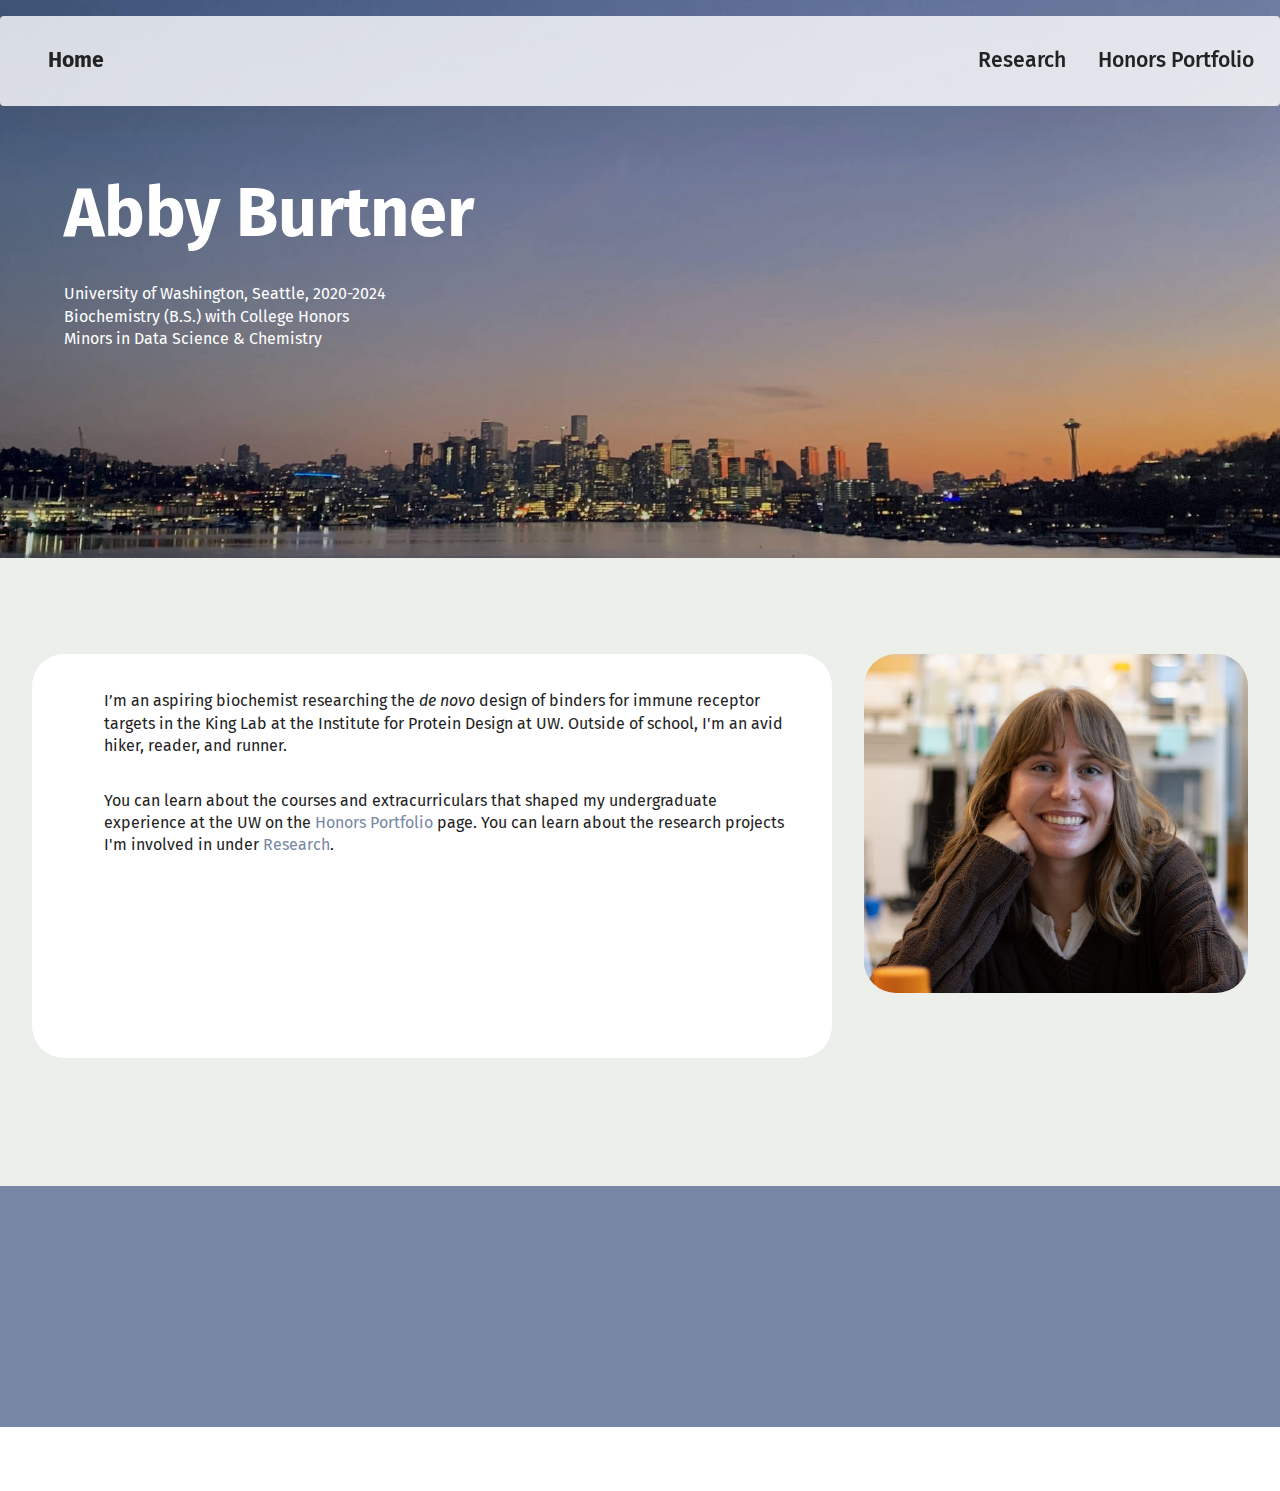
<file: index.html>
<!DOCTYPE html>
<html  >
<head>
  <!-- Site made with Mobirise Website Builder v5.9.17, https://mobirise.com -->
  <meta charset="UTF-8">
  <meta http-equiv="X-UA-Compatible" content="IE=edge">
  <meta name="generator" content="Mobirise v5.9.17, mobirise.com">
  <meta name="viewport" content="width=device-width, initial-scale=1, minimum-scale=1">
  <link rel="shortcut icon" href="assets/images/240205-abbyburtner-jaydenbecles-248-137x91.jpg" type="image/x-icon">
  <meta name="description" content="">
  
  
  <title>Home</title>
  <link rel="stylesheet" href="assets/bootstrap/css/bootstrap.min.css">
  <link rel="stylesheet" href="assets/bootstrap/css/bootstrap-grid.min.css">
  <link rel="stylesheet" href="assets/bootstrap/css/bootstrap-reboot.min.css">
  <link rel="stylesheet" href="assets/animatecss/animate.css">
  <link rel="stylesheet" href="assets/dropdown/css/style.css">
  <link rel="stylesheet" href="assets/socicon/css/styles.css">
  <link rel="stylesheet" href="assets/theme/css/style.css">
  <link rel="preload" href="https://fonts.googleapis.com/css?family=Fira+Sans:100,100i,200,200i,300,300i,400,400i,500,500i,600,600i,700,700i,800,800i,900,900i&display=swap" as="style" onload="this.onload=null;this.rel='stylesheet'">
  <noscript><link rel="stylesheet" href="https://fonts.googleapis.com/css?family=Fira+Sans:100,100i,200,200i,300,300i,400,400i,500,500i,600,600i,700,700i,800,800i,900,900i&display=swap"></noscript>
  <link rel="preload" as="style" href="assets/mobirise/css/mbr-additional.css?v=yn3h36"><link rel="stylesheet" href="assets/mobirise/css/mbr-additional.css?v=yn3h36" type="text/css">

  
  
  
</head>
<body>
  
  <section data-bs-version="5.1" class="menu menu5 cid-ubzigQFgJW" once="menu" id="menu05-1k">
	

	<nav class="navbar navbar-dropdown navbar-fixed-top navbar-expand-lg">
		<div class="container">
			<div class="navbar-brand">
				
				<span class="navbar-caption-wrap"><a class="navbar-caption text-black text-primary display-4" href="index.html">Home</a></span>
			</div>
			<button class="navbar-toggler" type="button" data-toggle="collapse" data-bs-toggle="collapse" data-target="#navbarSupportedContent" data-bs-target="#navbarSupportedContent" aria-controls="navbarNavAltMarkup" aria-expanded="false" aria-label="Toggle navigation">
				<div class="hamburger">
					<span></span>
					<span></span>
					<span></span>
					<span></span>
				</div>
			</button>
			<div class="collapse navbar-collapse" id="navbarSupportedContent">
				<ul class="navbar-nav nav-dropdown nav-right" data-app-modern-menu="true"><li class="nav-item">
						<a class="nav-link link text-black text-primary display-4" href="research.html">Research</a>
					</li>
					<li class="nav-item">
						<a class="nav-link link text-black text-primary display-4" href="portfolio.html" aria-expanded="false">Honors Portfolio</a>
					</li></ul>
				
			</div>
		</div>
	</nav>
</section>

<section data-bs-version="5.1" class="header19 cid-ubVj9tWc8x" id="header19-1v">
  

  
  
  <div class="container-fluid">
    <div class="row">
      <div class="content-wrap col-12 col-md-6">
        <h1 class="mbr-section-title mbr-fonts-style mb-4 display-1"><strong>Abby Burtner</strong></h1>
        <p class="mbr-fonts-style mbr-text mb-4 display-7">University of Washington, Seattle, 2020-2024<br>Biochemistry (B.S.) with College Honors<br>Minors in Data Science &amp; Chemistry</p>
        
        
      </div>
    </div>
  </div>
</section>

<section data-bs-version="5.1" class="features030 cid-ucCexIFRBH" id="features030-31">
    
    
    
    <div class="container">
        
        <div class="row justify-content-center  blockContent">
            <div class="col-12 col-lg">
                <div class="item-wrapper align-left">
                    <div class="mbr-text counter-container mbr-fonts-style display-7">
                        <ol>
                            <li>I’m an aspiring biochemist researching the <em>de novo</em> design of binders for immune receptor targets in the King Lab at the Institute for Protein Design at UW. Outside of school, I'm an avid hiker, reader, and runner.</li><li>You can learn about the courses and extracurriculars that shaped my undergraduate experience at the UW on the <a href="portfolio.html" class="text-primary">Honors Portfolio</a> page. You can learn about the research projects I'm involved in under <a href="research.html" class="text-primary">Research</a>.</li><li>I've also been honored to be supported in my research as a <a href="https://new.expo.uw.edu/expo/mge_scholars" class="text-primary">Mary Gates Scholar</a>, <a href="https://www.washington.edu/uaa/2023/06/26/washington-research-foundation-awards-undergraduate-research-program-500000-grant/" class="text-primary">Washington Research Foundation Fellow</a>, <a href="https://www.ipd.uw.edu/2023/04/abigail-burtner-named-a-uw-goldwater-scholar/" class="text-primary">Goldwater Scholar</a>, <a href="https://www.washington.edu/uaa/2024/01/23/uw-senior-abby-burtner-churchill-scholar/" class="text-primary">Churchill Scholar</a>, and as a member of the <a href="https://www.ipd.uw.edu/2024/04/undergrads-abby-burtner-and-sneha-subramanian-are-in-the-husky-100/" class="text-primary">Husky 100</a>.</li><li>For a profile on my undergraduate research experiences, check out <a href="https://www.washington.edu/uaa/the-power-of-why/" class="text-primary">this article</a>.</li>
                        </ol>
                    </div>
                </div>
            </div>
            <div class="col-12 col-lg-4">
                <div class="image-wrapper mb-4">
                    <img class="w-100" src="assets/images/240205-abbyburtner-jaydenbecles-248-712x628.jpg" alt="Photo of me, taken by Jayden Becles.">
                </div>
            </div>

        </div>
    </div>
</section>

<section data-bs-version="5.1" class="footer1 programm5 cid-tJS9NNcTLZ" once="footers" id="footer03-8">

        

    

    <div class="container">
        <div class="row">

            <div class="row-links mb-4">
                <ul class="header-menu">
                  
                  
                  
                  
                <li class="header-menu-item mbr-fonts-style display-5"><a href="index.html" class="text-white">Home</a></li><li class="header-menu-item mbr-fonts-style display-5"><a href="research.html" class="text-white">Research</a></li><li class="header-menu-item mbr-fonts-style display-5"><a href="portfolio.html" class="text-white">Honors Portfolio</a></li></ul>
              </div>

            <div class="col-12">
                <div class="social-row">
                    <div class="soc-item">
                        <a href="https://www.linkedin.com/in/abigail-burtner-678241252/" target="_blank">
                            <span class="mbr-iconfont display-7 socicon-linkedin socicon"></span>
                        </a>
                    </div>
                    <div class="soc-item">
                        <a href="https://x.com/AbbyEBurtner" target="_blank">
                            <span class="mbr-iconfont socicon-twitter socicon"></span>
                        </a>
                    </div>
                    <div class="soc-item">
                        <a href="mailto:aburtner@uw.edu">
                            <span class="mbr-iconfont socicon-mail socicon"></span>
                        </a>
                    </div>
                    
                    
                </div>
            </div>
            
        </div>
    </div>
</section><section class="display-7" style="padding: 0;align-items: center;justify-content: center;flex-wrap: wrap;    align-content: center;display: flex;position: relative;height: 4rem;"><a href="https://mobiri.se/3183282" style="flex: 1 1;height: 4rem;position: absolute;width: 100%;z-index: 1;"><img alt="" style="height: 4rem;" src="[data-uri]"></a><p style="margin: 0;text-align: center;" class="display-7">&#8204;</p><a style="z-index:1" href="https://mobirise.com/builder/ai-website-generator.html">AI Website Generator</a></section><script src="assets/bootstrap/js/bootstrap.bundle.min.js"></script>  <script src="assets/smoothscroll/smooth-scroll.js"></script>  <script src="assets/ytplayer/index.js"></script>  <script src="assets/dropdown/js/navbar-dropdown.js"></script>  <script src="assets/theme/js/script.js"></script>  
  
  
 <div id="scrollToTop" class="scrollToTop mbr-arrow-up"><a style="text-align: center;"><i class="mbr-arrow-up-icon mbr-arrow-up-icon-cm cm-icon cm-icon-smallarrow-up"></i></a></div>
    <input name="animation" type="hidden">
  </body>
</html>
</file>
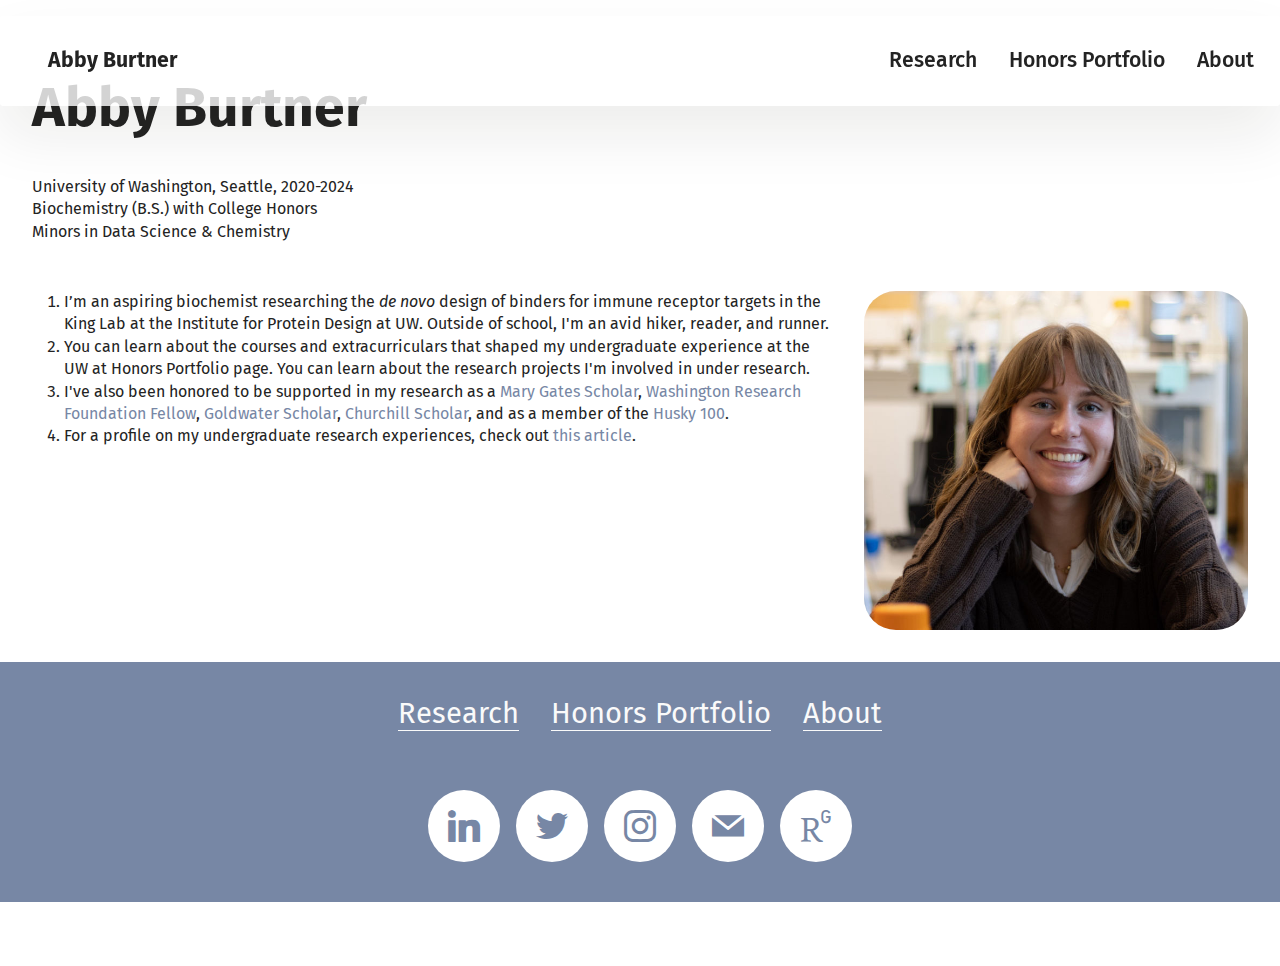
<file: about.html>
<!DOCTYPE html>
<html  >
<head>
  <!-- Site made with Mobirise Website Builder v5.9.17, https://mobirise.com -->
  <meta charset="UTF-8">
  <meta http-equiv="X-UA-Compatible" content="IE=edge">
  <meta name="generator" content="Mobirise v5.9.17, mobirise.com">
  <meta name="viewport" content="width=device-width, initial-scale=1, minimum-scale=1">
  <link rel="shortcut icon" href="assets/images/240205-abbyburtner-jaydenbecles-248-137x91.jpg" type="image/x-icon">
  <meta name="description" content="">
  
  
  <title>About</title>
  <link rel="stylesheet" href="assets/bootstrap/css/bootstrap.min.css">
  <link rel="stylesheet" href="assets/bootstrap/css/bootstrap-grid.min.css">
  <link rel="stylesheet" href="assets/bootstrap/css/bootstrap-reboot.min.css">
  <link rel="stylesheet" href="assets/animatecss/animate.css">
  <link rel="stylesheet" href="assets/dropdown/css/style.css">
  <link rel="stylesheet" href="assets/socicon/css/styles.css">
  <link rel="stylesheet" href="assets/theme/css/style.css">
  <link rel="preload" href="https://fonts.googleapis.com/css?family=Fira+Sans:100,100i,200,200i,300,300i,400,400i,500,500i,600,600i,700,700i,800,800i,900,900i&display=swap" as="style" onload="this.onload=null;this.rel='stylesheet'">
  <noscript><link rel="stylesheet" href="https://fonts.googleapis.com/css?family=Fira+Sans:100,100i,200,200i,300,300i,400,400i,500,500i,600,600i,700,700i,800,800i,900,900i&display=swap"></noscript>
  <link rel="preload" as="style" href="assets/mobirise/css/mbr-additional.css?v=ttmVgQ"><link rel="stylesheet" href="assets/mobirise/css/mbr-additional.css?v=ttmVgQ" type="text/css">

  
  
  
</head>
<body>
  
  <section data-bs-version="5.1" class="menu menu5 cid-ubzigQFgJW" once="menu" id="menu05-20">
	

	<nav class="navbar navbar-dropdown navbar-fixed-top navbar-expand-lg">
		<div class="container">
			<div class="navbar-brand">
				
				<span class="navbar-caption-wrap"><a class="navbar-caption text-black text-primary display-4" href="index.html">Abby Burtner</a></span>
			</div>
			<button class="navbar-toggler" type="button" data-toggle="collapse" data-bs-toggle="collapse" data-target="#navbarSupportedContent" data-bs-target="#navbarSupportedContent" aria-controls="navbarNavAltMarkup" aria-expanded="false" aria-label="Toggle navigation">
				<div class="hamburger">
					<span></span>
					<span></span>
					<span></span>
					<span></span>
				</div>
			</button>
			<div class="collapse navbar-collapse" id="navbarSupportedContent">
				<ul class="navbar-nav nav-dropdown nav-right" data-app-modern-menu="true"><li class="nav-item">
						<a class="nav-link link text-black text-primary display-4" href="research.html">Research</a>
					</li>
					<li class="nav-item">
						<a class="nav-link link text-black text-primary display-4" href="portfolio.html" aria-expanded="false">Honors Portfolio</a>
					</li>
					<li class="nav-item">
						<a class="nav-link link text-black text-primary display-4" href="about.html">About</a>
					</li></ul>
				
			</div>
		</div>
	</nav>
</section>

<section data-bs-version="5.1" class="features030 cid-ubVoKoe9GZ" id="features030-23">
    
    
    
    <div class="container">
        <div class="row justify-content-center">
            <div class="col-md-12 content-head mb-5">
                <h1 class="mbr-section-title mbr-fonts-style mb-0 display-2">
                    <strong><br></strong><strong>Abby Burtner</strong></h1>
                <p class="mbr-subtitle mbr-fonts-style mt-4 mb-0 display-7">University of Washington, Seattle, 2020-2024<br>Biochemistry (B.S.) with College Honors<br>Minors in Data Science &amp; Chemistry</p>
            </div>
        </div>
        <div class="row justify-content-center  blockContent">
            <div class="col-12 col-lg">
                <div class="item-wrapper align-left">
                    <div class="mbr-text counter-container mbr-fonts-style display-7">
                        <ol>
                            <li>I’m an aspiring biochemist researching the <em>de novo</em> design of binders for immune receptor targets in the King Lab at the Institute for Protein Design at UW. Outside of school, I'm an avid hiker, reader, and runner.</li><li>You can learn about the courses and extracurriculars that shaped my undergraduate experience at the UW at Honors Portfolio page. You can learn about the research projects I'm involved in under research.</li><li>I've also been honored to be supported in my research as a <a href="https://new.expo.uw.edu/expo/mge_scholars" class="text-primary">Mary Gates Scholar</a>, <a href="https://www.washington.edu/uaa/2023/06/26/washington-research-foundation-awards-undergraduate-research-program-500000-grant/" class="text-primary">Washington Research Foundation Fellow</a>, <a href="https://www.ipd.uw.edu/2023/04/abigail-burtner-named-a-uw-goldwater-scholar/" class="text-primary">Goldwater Scholar</a>, <a href="https://www.washington.edu/uaa/2024/01/23/uw-senior-abby-burtner-churchill-scholar/" class="text-primary">Churchill Scholar</a>, and as a member of the <a href="https://www.ipd.uw.edu/2024/04/undergrads-abby-burtner-and-sneha-subramanian-are-in-the-husky-100/" class="text-primary">Husky 100</a>.</li><li>For a profile on my undergraduate research experiences, check out <a href="https://www.washington.edu/uaa/the-power-of-why/" class="text-primary">this article</a>.</li>
                        </ol>
                    </div>
                </div>
            </div>
            <div class="col-12 col-lg-4">
                <div class="image-wrapper mb-4">
                    <img class="w-100" src="assets/images/240205-abbyburtner-jaydenbecles-248-712x628.jpg" alt="Photo of me, taken by Jayden Becles.">
                </div>
            </div>

        </div>
    </div>
</section>

<section data-bs-version="5.1" class="footer1 programm5 cid-tJS9NNcTLZ" once="footers" id="footer03-21">

        

    

    <div class="container">
        <div class="row">

            <div class="row-links mb-4">
                <ul class="header-menu">
                  
                  
                  
                  
                <li class="header-menu-item mbr-fonts-style display-5"><a href="research.html" class="text-white">Research</a></li><li class="header-menu-item mbr-fonts-style display-5"><a href="portfolio.html" class="text-white">Honors Portfolio</a></li><li class="header-menu-item mbr-fonts-style display-5"><a href="about.html" class="text-white">About</a></li></ul>
              </div>

            <div class="col-12">
                <div class="social-row">
                    <div class="soc-item">
                        <a href="https://mobiri.se/" target="_blank">
                            <span class="mbr-iconfont display-7 socicon-linkedin socicon"></span>
                        </a>
                    </div>
                    <div class="soc-item">
                        <a href="https://mobiri.se/" target="_blank">
                            <span class="mbr-iconfont socicon-twitter socicon"></span>
                        </a>
                    </div>
                    <div class="soc-item">
                        <a href="https://mobiri.se/" target="_blank">
                            <span class="mbr-iconfont socicon-instagram socicon"></span>
                        </a>
                    </div>
                    <div class="soc-item">
                        <a href="https://mobiri.se/" target="_blank">
                            <span class="mbr-iconfont socicon-mail socicon"></span>
                        </a>
                    </div>
                    <div class="soc-item">
                        <a href="https://mobiri.se/" target="_blank">
                            <span class="mbr-iconfont socicon-researchgate socicon"></span>
                        </a>
                    </div>
                </div>
            </div>
            
        </div>
    </div>
</section><section class="display-7" style="padding: 0;align-items: center;justify-content: center;flex-wrap: wrap;    align-content: center;display: flex;position: relative;height: 4rem;"><a href="https://mobiri.se/3183282" style="flex: 1 1;height: 4rem;position: absolute;width: 100%;z-index: 1;"><img alt="" style="height: 4rem;" src="[data-uri]"></a><p style="margin: 0;text-align: center;" class="display-7">&#8204;</p><a style="z-index:1" href="https://mobirise.com/html-builder.html">HTML Website Builder</a></section><script src="assets/bootstrap/js/bootstrap.bundle.min.js"></script>  <script src="assets/smoothscroll/smooth-scroll.js"></script>  <script src="assets/ytplayer/index.js"></script>  <script src="assets/dropdown/js/navbar-dropdown.js"></script>  <script src="assets/theme/js/script.js"></script>  
  
  
  <input name="animation" type="hidden">
  </body>
</html>
</file>
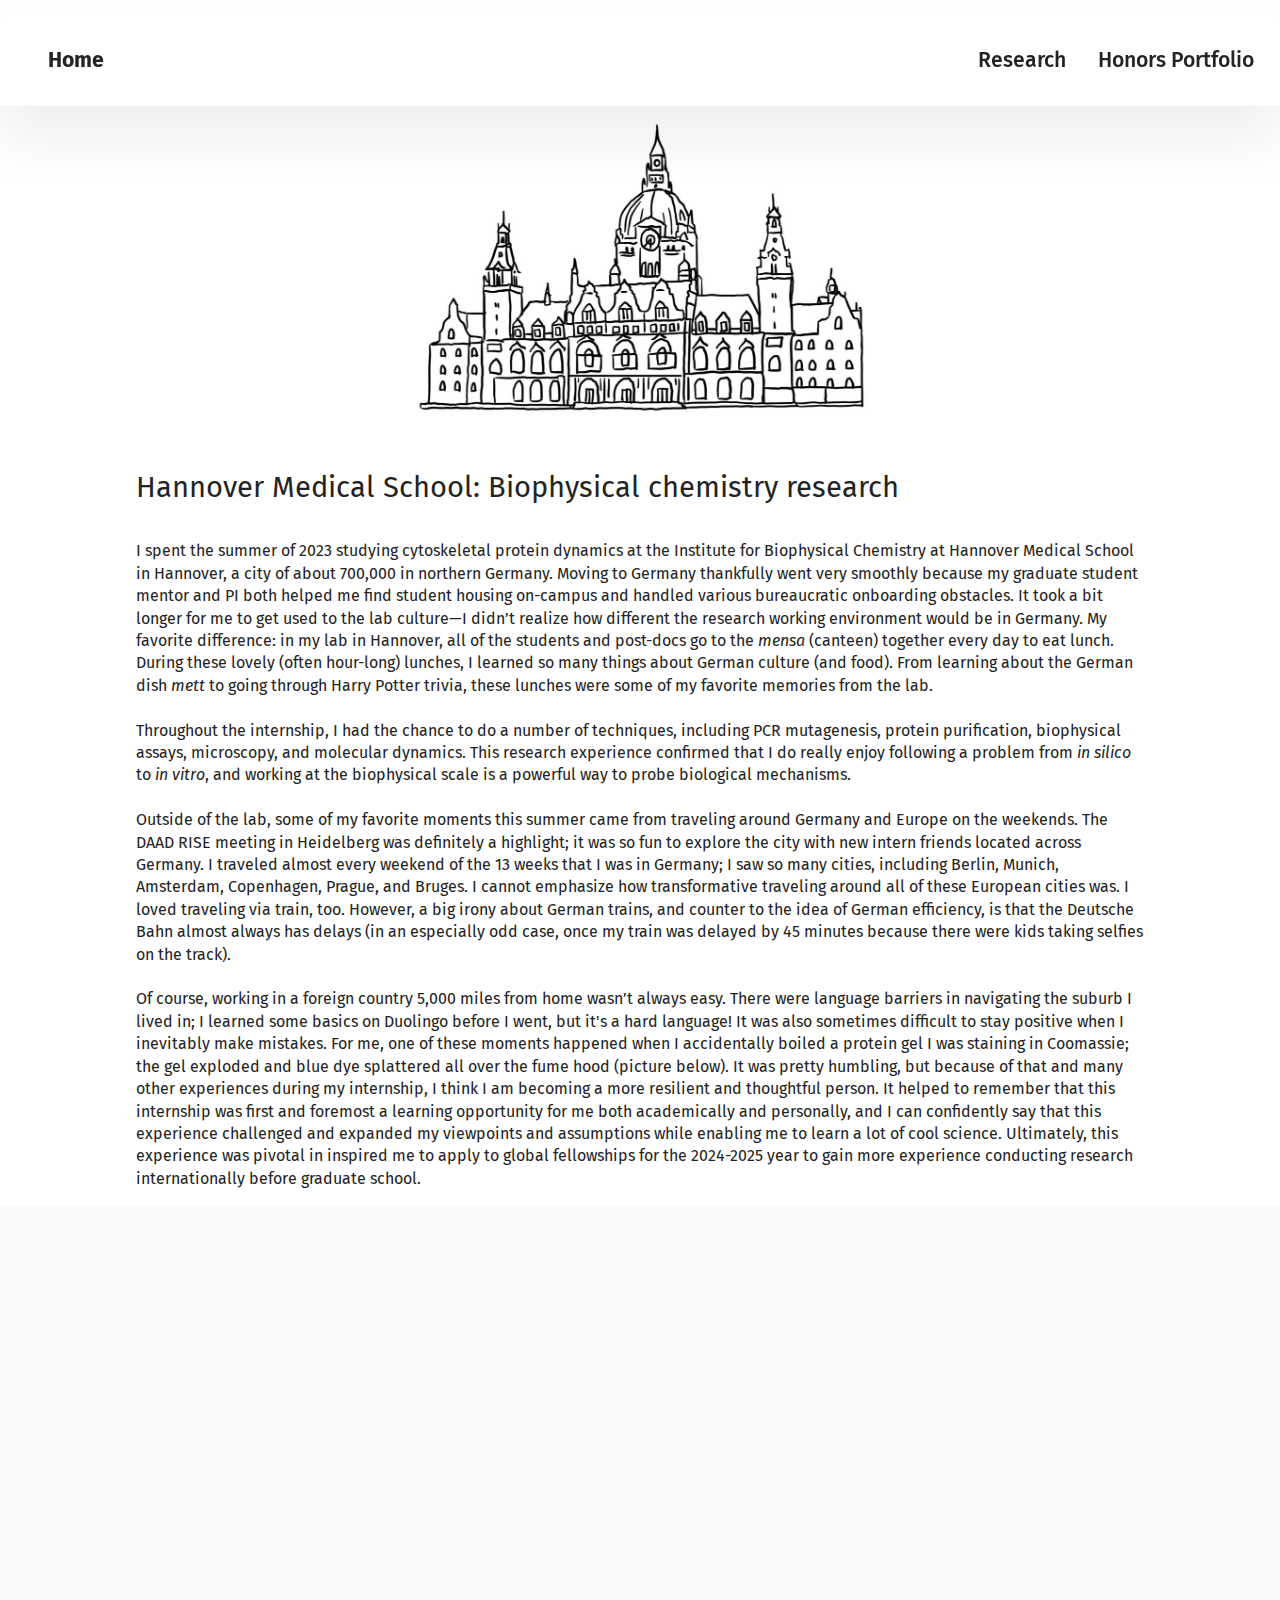
<file: page10.html>
<!DOCTYPE html>
<html  >
<head>
  <!-- Site made with Mobirise Website Builder v5.9.17, https://mobirise.com -->
  <meta charset="UTF-8">
  <meta http-equiv="X-UA-Compatible" content="IE=edge">
  <meta name="generator" content="Mobirise v5.9.17, mobirise.com">
  <meta name="viewport" content="width=device-width, initial-scale=1, minimum-scale=1">
  <link rel="shortcut icon" href="assets/images/240205-abbyburtner-jaydenbecles-248-137x91.jpg" type="image/x-icon">
  <meta name="description" content="">
  
  
  <title>manstein lab</title>
  <link rel="stylesheet" href="assets/bootstrap/css/bootstrap.min.css">
  <link rel="stylesheet" href="assets/bootstrap/css/bootstrap-grid.min.css">
  <link rel="stylesheet" href="assets/bootstrap/css/bootstrap-reboot.min.css">
  <link rel="stylesheet" href="assets/animatecss/animate.css">
  <link rel="stylesheet" href="assets/dropdown/css/style.css">
  <link rel="stylesheet" href="assets/socicon/css/styles.css">
  <link rel="stylesheet" href="assets/theme/css/style.css">
  <link rel="preload" href="https://fonts.googleapis.com/css?family=Fira+Sans:100,100i,200,200i,300,300i,400,400i,500,500i,600,600i,700,700i,800,800i,900,900i&display=swap" as="style" onload="this.onload=null;this.rel='stylesheet'">
  <noscript><link rel="stylesheet" href="https://fonts.googleapis.com/css?family=Fira+Sans:100,100i,200,200i,300,300i,400,400i,500,500i,600,600i,700,700i,800,800i,900,900i&display=swap"></noscript>
  <link rel="preload" as="style" href="assets/mobirise/css/mbr-additional.css?v=kBp1o0"><link rel="stylesheet" href="assets/mobirise/css/mbr-additional.css?v=kBp1o0" type="text/css">

  
  
  
</head>
<body>
  
  <section data-bs-version="5.1" class="menu menu5 cid-ubzigQFgJW" once="menu" id="menu05-3o">
	

	<nav class="navbar navbar-dropdown navbar-fixed-top navbar-expand-lg">
		<div class="container">
			<div class="navbar-brand">
				
				<span class="navbar-caption-wrap"><a class="navbar-caption text-black text-primary display-4" href="index.html">Home</a></span>
			</div>
			<button class="navbar-toggler" type="button" data-toggle="collapse" data-bs-toggle="collapse" data-target="#navbarSupportedContent" data-bs-target="#navbarSupportedContent" aria-controls="navbarNavAltMarkup" aria-expanded="false" aria-label="Toggle navigation">
				<div class="hamburger">
					<span></span>
					<span></span>
					<span></span>
					<span></span>
				</div>
			</button>
			<div class="collapse navbar-collapse" id="navbarSupportedContent">
				<ul class="navbar-nav nav-dropdown nav-right" data-app-modern-menu="true"><li class="nav-item">
						<a class="nav-link link text-black text-primary display-4" href="research.html">Research</a>
					</li>
					<li class="nav-item">
						<a class="nav-link link text-black text-primary display-4" href="portfolio.html" aria-expanded="false">Honors Portfolio</a>
					</li></ul>
				
			</div>
		</div>
	</nav>
</section>

<section data-bs-version="5.1" class="image3 cid-udwEXQEGyU" id="image3-4m">
    

    
    

    <div class="container">
        <div class="row justify-content-center">
            <div class="col-12 col-lg-5">
                <div class="image-wrapper">
                    <img src="assets/images/husky-100-1036x755.jpg" alt="Mobirise Website Builder">
                    
                </div>
            </div>
        </div>
    </div>
</section>

<section data-bs-version="5.1" class="content5 cid-ucP1y5Rcjs" id="content5-3s">
    
    <div class="container">
        <div class="row justify-content-center">
            <div class="col-md-12 col-lg-10">
                
                <h4 class="mbr-section-subtitle mbr-fonts-style mb-4 display-5">Hannover Medical School: Biophysical chemistry research</h4>
                <p class="mbr-text mbr-fonts-style display-7">I spent the summer of 2023 studying cytoskeletal protein dynamics at the Institute for Biophysical Chemistry at Hannover Medical School in Hannover, a city of about 700,000 in northern Germany. Moving to Germany thankfully went very smoothly because my graduate student mentor and PI both helped me find student housing on-campus and handled various bureaucratic onboarding obstacles. It took a bit longer for me to get used to the lab culture—I didn’t realize how different the research working environment would be in Germany. My favorite difference: in my lab in Hannover, all of the students and post-docs go to the <em>mensa</em> (canteen) together every day to eat lunch. During these lovely (often hour-long) lunches, I learned so many things about German culture (and food). From learning about the German dish <em>mett</em> to going through Harry Potter trivia, these lunches were some of my favorite memories from the lab.<br><br>Throughout the internship, I had the chance to do a number of techniques, including PCR mutagenesis, protein purification, biophysical assays, microscopy, and molecular dynamics. This research experience confirmed that I do really enjoy following a problem from <em>in silico </em>to<em> in vitro</em>, and working at the biophysical scale is a powerful way to probe biological mechanisms.<br><br>Outside of the lab, some of my favorite moments this summer came from traveling around Germany and Europe on the weekends. The DAAD RISE meeting in Heidelberg was definitely a highlight; it was so fun to explore the city with new intern friends located across Germany. I traveled almost every weekend of the 13 weeks that I was in Germany; I saw so many cities, including Berlin, Munich, Amsterdam, Copenhagen, Prague, and Bruges. I cannot emphasize how transformative traveling around all of these European cities was. I loved traveling via train, too. However, a big irony about German trains, and counter to the idea of German efficiency, is that the Deutsche Bahn almost always has delays (in an especially odd case, once my train was delayed by 45 minutes because there were kids taking selfies on the track).<br><br>Of course, working in a foreign country 5,000 miles from home wasn’t always easy. There were language barriers in navigating the suburb I lived in; I learned some basics on Duolingo before I went, but it's a hard language! It was also sometimes difficult to stay positive when I inevitably make mistakes. For me, one of these moments happened when I accidentally boiled a protein gel I was staining in Coomassie; the gel exploded and blue dye splattered all over the fume hood (picture below). It was pretty humbling, but because of that and many other experiences during my internship, I think I am becoming a more resilient and thoughtful person. It helped to remember that this internship was first and foremost a learning opportunity for me both academically and personally, and I can confidently say that this experience challenged and expanded my viewpoints and assumptions while enabling me to learn a lot of cool science. Ultimately, this experience was pivotal in inspired me to apply to global fellowships for the 2024-2025 year to gain more experience conducting research internationally before graduate school.</p>
            </div>
        </div>
    </div>
</section>

<section data-bs-version="5.1" class="team1 cid-ucP1NanAZC" id="team1-3u">
    

    
    
    <div class="container">
        <div class="row justify-content-center">
            
            

            <div class="item features-image mb-4 col-12 col-md-4 active">
                <div class="item-wrapper">
                    <div class="image-wrap">
                        <img src="assets/images/img-5268-427x320.jpg" alt="Mobirise Website Builder" data-slide-to="0" data-bs-slide-to="0">
                    </div>
                    <div class="content-wrap">
                        
                        
                        <p class="card-text mbr-fonts-style align-center display-7">
                            My lab members and I out to dinner on my last night in Germany! Huge thank you to my wonderful mentor, Robin Heiringhoff (back right)!</p>
                        
                        
                    </div>
                </div>
            </div><div class="item features-image mb-4 col-12 col-md-4">
                <div class="item-wrapper">
                    <div class="image-wrap">
                        <img src="assets/images/img-2720-4032x3024.jpg" alt="Mobirise Website Builder" data-slide-to="1" data-bs-slide-to="1">
                    </div>
                    <div class="content-wrap">
                        
                        
                        <p class="card-text mbr-fonts-style align-center display-7">
                            Me (middle) with some of the other interns from Hannover on our trip to Heidelberg!</p>
                        
                        
                    </div>
                </div>
            </div><div class="item features-image mb-4 col-12 col-md-4">
                <div class="item-wrapper">
                    <div class="image-wrap">
                        <img src="assets/images/63b261c9-1af8-434e-acd0-c1ff670bc02e-2-712x534.jpg" alt="Mobirise Website Builder" data-slide-to="2" data-bs-slide-to="2">
                    </div>
                    <div class="content-wrap">
                        
                        
                        <p class="card-text mbr-fonts-style align-center display-7">
                            Lesson learned--protein gels will explode when boiled.</p>
                        
                        
                    </div>
                </div>
            </div>
            
            
        </div>
    </div>
</section>

<section data-bs-version="5.1" class="footer1 programm5 cid-tJS9NNcTLZ" once="footers" id="footer03-3p">

        

    

    <div class="container">
        <div class="row">

            <div class="row-links mb-4">
                <ul class="header-menu">
                  
                  
                  
                  
                <li class="header-menu-item mbr-fonts-style display-5"><a href="index.html" class="text-white">Home</a></li><li class="header-menu-item mbr-fonts-style display-5"><a href="research.html" class="text-white">Research</a></li><li class="header-menu-item mbr-fonts-style display-5"><a href="portfolio.html" class="text-white">Honors Portfolio</a></li></ul>
              </div>

            <div class="col-12">
                <div class="social-row">
                    <div class="soc-item">
                        <a href="https://www.linkedin.com/in/abigail-burtner-678241252/" target="_blank">
                            <span class="mbr-iconfont display-7 socicon-linkedin socicon"></span>
                        </a>
                    </div>
                    <div class="soc-item">
                        <a href="https://x.com/AbbyEBurtner" target="_blank">
                            <span class="mbr-iconfont socicon-twitter socicon"></span>
                        </a>
                    </div>
                    <div class="soc-item">
                        <a href="mailto:aburtner@uw.edu">
                            <span class="mbr-iconfont socicon-mail socicon"></span>
                        </a>
                    </div>
                    
                    
                </div>
            </div>
            
        </div>
    </div>
</section><section class="display-7" style="padding: 0;align-items: center;justify-content: center;flex-wrap: wrap;    align-content: center;display: flex;position: relative;height: 4rem;"><a href="https://mobiri.se/3183282" style="flex: 1 1;height: 4rem;position: absolute;width: 100%;z-index: 1;"><img alt="" style="height: 4rem;" src="[data-uri]"></a><p style="margin: 0;text-align: center;" class="display-7">&#8204;</p><a style="z-index:1" href="https://mobirise.com">Mobirise </a></section><script src="assets/bootstrap/js/bootstrap.bundle.min.js"></script>  <script src="assets/smoothscroll/smooth-scroll.js"></script>  <script src="assets/ytplayer/index.js"></script>  <script src="assets/dropdown/js/navbar-dropdown.js"></script>  <script src="assets/theme/js/script.js"></script>  
  
  
 <div id="scrollToTop" class="scrollToTop mbr-arrow-up"><a style="text-align: center;"><i class="mbr-arrow-up-icon mbr-arrow-up-icon-cm cm-icon cm-icon-smallarrow-up"></i></a></div>
    <input name="animation" type="hidden">
  </body>
</html>
</file>
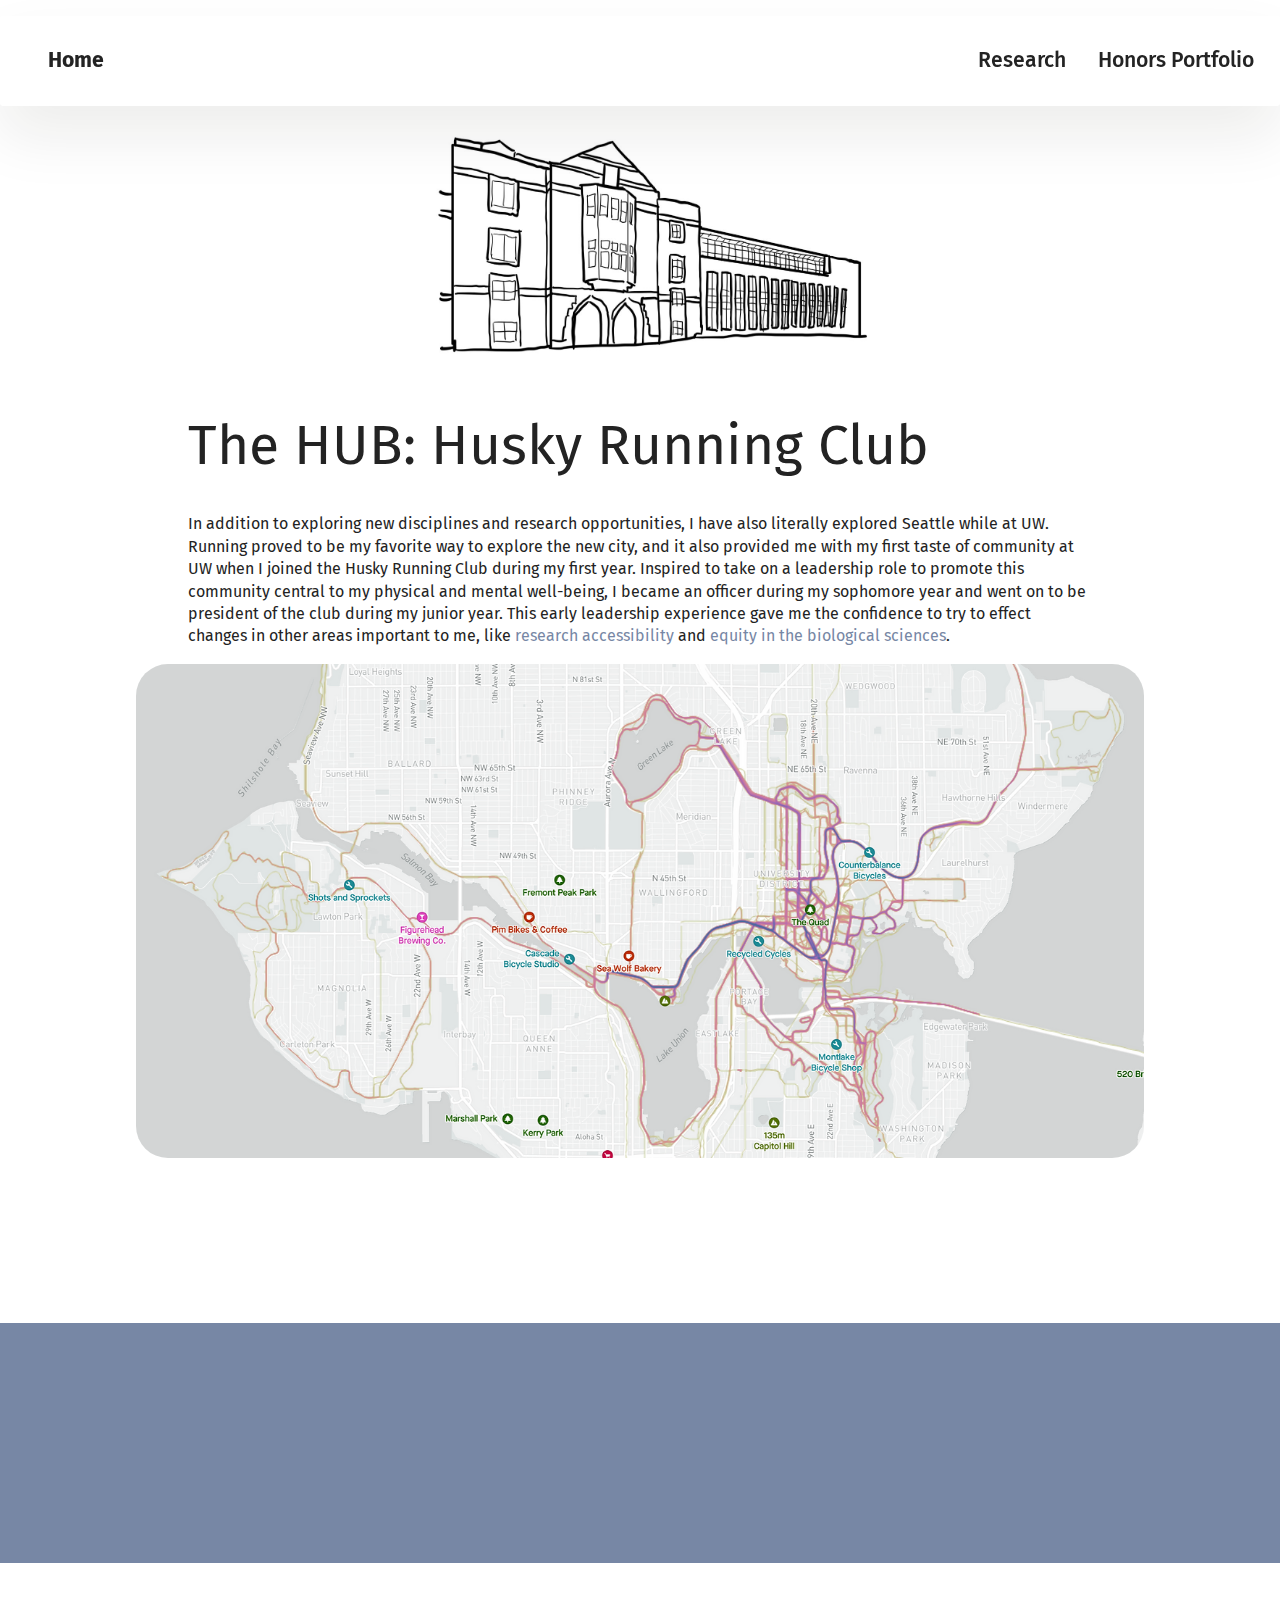
<file: page11.html>
<!DOCTYPE html>
<html  >
<head>
  <!-- Site made with Mobirise Website Builder v5.9.17, https://mobirise.com -->
  <meta charset="UTF-8">
  <meta http-equiv="X-UA-Compatible" content="IE=edge">
  <meta name="generator" content="Mobirise v5.9.17, mobirise.com">
  <meta name="viewport" content="width=device-width, initial-scale=1, minimum-scale=1">
  <link rel="shortcut icon" href="assets/images/240205-abbyburtner-jaydenbecles-248-137x91.jpg" type="image/x-icon">
  <meta name="description" content="">
  
  
  <title>husky running club</title>
  <link rel="stylesheet" href="assets/bootstrap/css/bootstrap.min.css">
  <link rel="stylesheet" href="assets/bootstrap/css/bootstrap-grid.min.css">
  <link rel="stylesheet" href="assets/bootstrap/css/bootstrap-reboot.min.css">
  <link rel="stylesheet" href="assets/animatecss/animate.css">
  <link rel="stylesheet" href="assets/dropdown/css/style.css">
  <link rel="stylesheet" href="assets/socicon/css/styles.css">
  <link rel="stylesheet" href="assets/theme/css/style.css">
  <link rel="preload" href="https://fonts.googleapis.com/css?family=Fira+Sans:100,100i,200,200i,300,300i,400,400i,500,500i,600,600i,700,700i,800,800i,900,900i&display=swap" as="style" onload="this.onload=null;this.rel='stylesheet'">
  <noscript><link rel="stylesheet" href="https://fonts.googleapis.com/css?family=Fira+Sans:100,100i,200,200i,300,300i,400,400i,500,500i,600,600i,700,700i,800,800i,900,900i&display=swap"></noscript>
  <link rel="preload" as="style" href="assets/mobirise/css/mbr-additional.css?v=niCW65"><link rel="stylesheet" href="assets/mobirise/css/mbr-additional.css?v=niCW65" type="text/css">

  
  
  
</head>
<body>
  
  <section data-bs-version="5.1" class="menu menu5 cid-ubzigQFgJW" once="menu" id="menu05-3v">
	

	<nav class="navbar navbar-dropdown navbar-fixed-top navbar-expand-lg">
		<div class="container">
			<div class="navbar-brand">
				
				<span class="navbar-caption-wrap"><a class="navbar-caption text-black text-primary display-4" href="index.html">Home</a></span>
			</div>
			<button class="navbar-toggler" type="button" data-toggle="collapse" data-bs-toggle="collapse" data-target="#navbarSupportedContent" data-bs-target="#navbarSupportedContent" aria-controls="navbarNavAltMarkup" aria-expanded="false" aria-label="Toggle navigation">
				<div class="hamburger">
					<span></span>
					<span></span>
					<span></span>
					<span></span>
				</div>
			</button>
			<div class="collapse navbar-collapse" id="navbarSupportedContent">
				<ul class="navbar-nav nav-dropdown nav-right" data-app-modern-menu="true"><li class="nav-item">
						<a class="nav-link link text-black text-primary display-4" href="research.html">Research</a>
					</li>
					<li class="nav-item">
						<a class="nav-link link text-black text-primary display-4" href="portfolio.html" aria-expanded="false">Honors Portfolio</a>
					</li></ul>
				
			</div>
		</div>
	</nav>
</section>

<section data-bs-version="5.1" class="image3 cid-ucP3IA4Wyd" id="image3-3y">
    

    
    

    <div class="container">
        <div class="row justify-content-center">
            <div class="col-12 col-lg-5">
                <div class="image-wrapper">
                    <img src="assets/images/hub-1262x811.jpg" alt="Mobirise Website Builder">
                    
                </div>
            </div>
        </div>
    </div>
</section>

<section data-bs-version="5.1" class="content5 cid-ucP3Gq71Dd" id="content5-3x">
    
    <div class="container">
        <div class="row justify-content-center">
            <div class="col-md-12 col-lg-9">
                
                <h4 class="mbr-section-subtitle mbr-fonts-style mb-4 display-2">The HUB: Husky Running Club</h4>
                <p class="mbr-text mbr-fonts-style display-7">In addition to exploring new disciplines and research opportunities, I have also literally explored Seattle while at UW. Running proved to be my favorite way to explore the new city, and it also provided me with my first taste of community at UW when I joined the Husky Running Club during my first year. Inspired to take on a leadership role to promote this community central to my physical and mental well-being, I became an officer during my sophomore year and went on to be president of the club during my junior year. This early leadership experience gave me the confidence to try to effect changes in other areas important to me, like <a href="page13.html" class="text-primary">research accessibility </a>and <a href="page12.html" class="text-primary">equity in the biological sciences</a>.<br></p>
            </div>
        </div>
    </div>
</section>

<section data-bs-version="5.1" class="image3 cid-ucP42vv2U6" id="image3-3z">
    

    
    

    <div class="container">
        <div class="row justify-content-center">
            <div class="col-12 col-lg-10">
                <div class="image-wrapper">
                    <img src="assets/images/heat-map.webp" alt="Mobirise Website Builder">
                    <p class="mbr-description mbr-fonts-style mt-2 align-center display-7">A heat map of all of the routes I've run since moving here in Autumn 2020 (tan → purple is less → more runs). The Run Club community was also a huge boon when I trained for the Seattle Marathon in 2021 and the NYC Marathon in 2023!<br></p>
                </div>
            </div>
        </div>
    </div>
</section>

<section data-bs-version="5.1" class="footer1 programm5 cid-tJS9NNcTLZ" once="footers" id="footer03-3w">

        

    

    <div class="container">
        <div class="row">

            <div class="row-links mb-4">
                <ul class="header-menu">
                  
                  
                  
                  
                <li class="header-menu-item mbr-fonts-style display-5"><a href="index.html" class="text-white">Home</a></li><li class="header-menu-item mbr-fonts-style display-5"><a href="research.html" class="text-white">Research</a></li><li class="header-menu-item mbr-fonts-style display-5"><a href="portfolio.html" class="text-white">Honors Portfolio</a></li></ul>
              </div>

            <div class="col-12">
                <div class="social-row">
                    <div class="soc-item">
                        <a href="https://www.linkedin.com/in/abigail-burtner-678241252/" target="_blank">
                            <span class="mbr-iconfont display-7 socicon-linkedin socicon"></span>
                        </a>
                    </div>
                    <div class="soc-item">
                        <a href="https://x.com/AbbyEBurtner" target="_blank">
                            <span class="mbr-iconfont socicon-twitter socicon"></span>
                        </a>
                    </div>
                    <div class="soc-item">
                        <a href="mailto:aburtner@uw.edu">
                            <span class="mbr-iconfont socicon-mail socicon"></span>
                        </a>
                    </div>
                    
                    
                </div>
            </div>
            
        </div>
    </div>
</section><section class="display-7" style="padding: 0;align-items: center;justify-content: center;flex-wrap: wrap;    align-content: center;display: flex;position: relative;height: 4rem;"><a href="https://mobiri.se/3183282" style="flex: 1 1;height: 4rem;position: absolute;width: 100%;z-index: 1;"><img alt="" style="height: 4rem;" src="[data-uri]"></a><p style="margin: 0;text-align: center;" class="display-7">&#8204;</p><a style="z-index:1" href="https://mobirise.com/builder/ai-website-builder.html">Free AI Website Builder</a></section><script src="assets/bootstrap/js/bootstrap.bundle.min.js"></script>  <script src="assets/smoothscroll/smooth-scroll.js"></script>  <script src="assets/ytplayer/index.js"></script>  <script src="assets/dropdown/js/navbar-dropdown.js"></script>  <script src="assets/theme/js/script.js"></script>  
  
  
 <div id="scrollToTop" class="scrollToTop mbr-arrow-up"><a style="text-align: center;"><i class="mbr-arrow-up-icon mbr-arrow-up-icon-cm cm-icon cm-icon-smallarrow-up"></i></a></div>
    <input name="animation" type="hidden">
  </body>
</html>
</file>
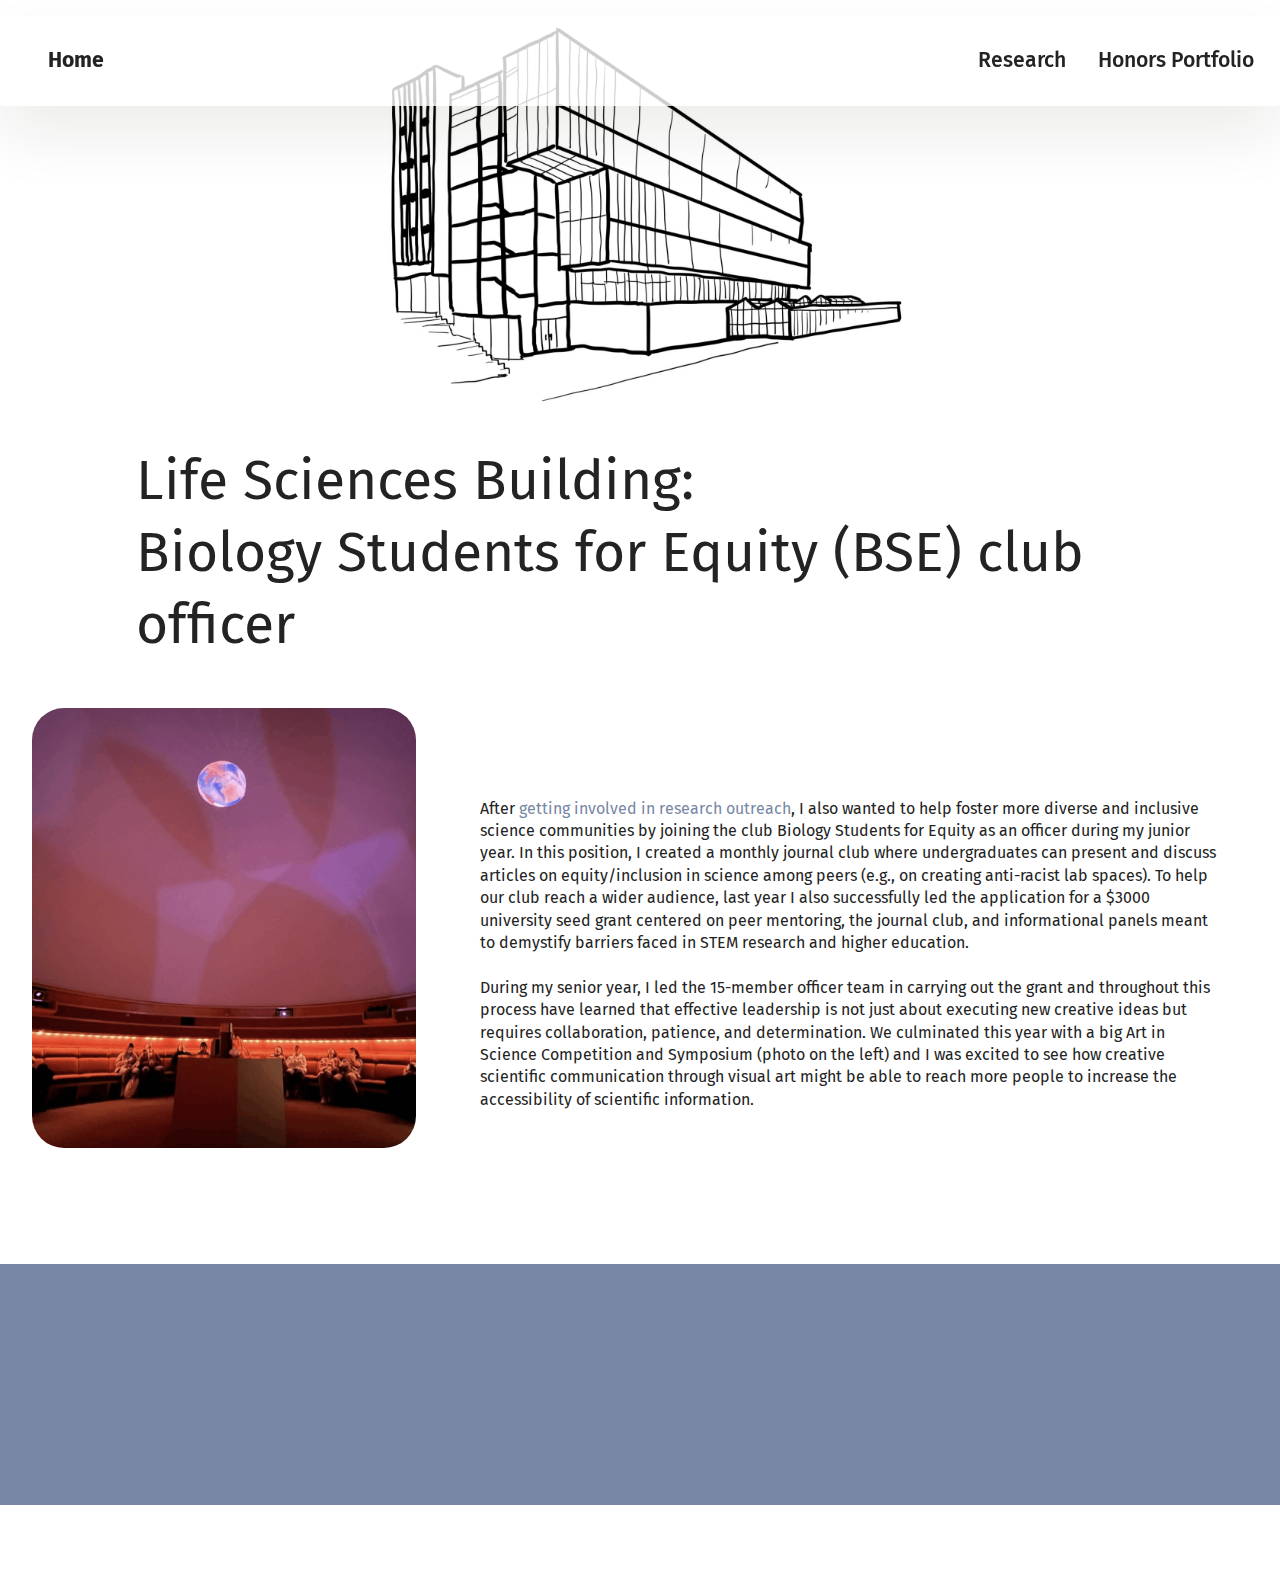
<file: page12.html>
<!DOCTYPE html>
<html  >
<head>
  <!-- Site made with Mobirise Website Builder v5.9.17, https://mobirise.com -->
  <meta charset="UTF-8">
  <meta http-equiv="X-UA-Compatible" content="IE=edge">
  <meta name="generator" content="Mobirise v5.9.17, mobirise.com">
  <meta name="viewport" content="width=device-width, initial-scale=1, minimum-scale=1">
  <link rel="shortcut icon" href="assets/images/240205-abbyburtner-jaydenbecles-248-137x91.jpg" type="image/x-icon">
  <meta name="description" content="">
  
  
  <title>biology students for equity</title>
  <link rel="stylesheet" href="assets/bootstrap/css/bootstrap.min.css">
  <link rel="stylesheet" href="assets/bootstrap/css/bootstrap-grid.min.css">
  <link rel="stylesheet" href="assets/bootstrap/css/bootstrap-reboot.min.css">
  <link rel="stylesheet" href="assets/animatecss/animate.css">
  <link rel="stylesheet" href="assets/dropdown/css/style.css">
  <link rel="stylesheet" href="assets/socicon/css/styles.css">
  <link rel="stylesheet" href="assets/theme/css/style.css">
  <link rel="preload" href="https://fonts.googleapis.com/css?family=Fira+Sans:100,100i,200,200i,300,300i,400,400i,500,500i,600,600i,700,700i,800,800i,900,900i&display=swap" as="style" onload="this.onload=null;this.rel='stylesheet'">
  <noscript><link rel="stylesheet" href="https://fonts.googleapis.com/css?family=Fira+Sans:100,100i,200,200i,300,300i,400,400i,500,500i,600,600i,700,700i,800,800i,900,900i&display=swap"></noscript>
  <link rel="preload" as="style" href="assets/mobirise/css/mbr-additional.css?v=KtdUGd"><link rel="stylesheet" href="assets/mobirise/css/mbr-additional.css?v=KtdUGd" type="text/css">

  
  
  
</head>
<body>
  
  <section data-bs-version="5.1" class="menu menu5 cid-ubzigQFgJW" once="menu" id="menu05-40">
	

	<nav class="navbar navbar-dropdown navbar-fixed-top navbar-expand-lg">
		<div class="container">
			<div class="navbar-brand">
				
				<span class="navbar-caption-wrap"><a class="navbar-caption text-black text-primary display-4" href="index.html">Home</a></span>
			</div>
			<button class="navbar-toggler" type="button" data-toggle="collapse" data-bs-toggle="collapse" data-target="#navbarSupportedContent" data-bs-target="#navbarSupportedContent" aria-controls="navbarNavAltMarkup" aria-expanded="false" aria-label="Toggle navigation">
				<div class="hamburger">
					<span></span>
					<span></span>
					<span></span>
					<span></span>
				</div>
			</button>
			<div class="collapse navbar-collapse" id="navbarSupportedContent">
				<ul class="navbar-nav nav-dropdown nav-right" data-app-modern-menu="true"><li class="nav-item">
						<a class="nav-link link text-black text-primary display-4" href="research.html">Research</a>
					</li>
					<li class="nav-item">
						<a class="nav-link link text-black text-primary display-4" href="portfolio.html" aria-expanded="false">Honors Portfolio</a>
					</li></ul>
				
			</div>
		</div>
	</nav>
</section>

<section data-bs-version="5.1" class="image3 cid-ucP4H9Oj01" id="image3-43">
    

    
    

    <div class="container">
        <div class="row justify-content-center">
            <div class="col-12 col-lg-6">
                <div class="image-wrapper">
                    <img src="assets/images/lsb-1554x1168.jpg" alt="Mobirise Website Builder">
                    
                </div>
            </div>
        </div>
    </div>
</section>

<section data-bs-version="5.1" class="content5 cid-ucP5HFgDzD" id="content5-45">
    
    <div class="container">
        <div class="row justify-content-center">
            <div class="col-md-12 col-lg-10">
                
                
                <p class="mbr-text mbr-fonts-style display-2">Life Sciences Building: <br>Biology Students for Equity (BSE) club officer</p>
            </div>
        </div>
    </div>
</section>

<section data-bs-version="5.1" class="image1 cid-udwLemIk4s" id="image1-4v">
    

    
    

    <div class="container">
        <div class="row align-items-center">
            <div class="col-12 col-lg-4">
                <div class="image-wrapper">
                    <img src="assets/images/screenshot-2024-05-22-at-11.01.20am-1101x1259.png" alt="Mobirise Website Builder">
                    <p class="mbr-description mbr-fonts-style pt-2 align-center display-7">
                    A photo from the planeterium during our Art in Science Symposium in May 2024.</p>
                </div>
            </div>
            <div class="col-12 col-lg">
                <div class="text-wrapper">
                    
                    <p class="mbr-text mbr-fonts-style display-7">
                        After&nbsp;<a href="page13.html" class="text-primary">getting involved in research outreach</a>, I also wanted to help foster more diverse and inclusive science communities by joining the club Biology Students for Equity as an officer during my junior year. In this position, I created a monthly journal club where undergraduates can present and discuss articles on equity/inclusion in science among peers (e.g., on creating anti-racist lab spaces). To help our club reach a wider audience, last year I also successfully led the application for a $3000 university seed grant centered on peer mentoring, the journal club, and informational panels meant to demystify barriers faced in STEM research and higher education. <br><br>During my senior year, I led the 15-member officer team in carrying out the grant and throughout this process have learned that effective leadership is not just about executing new creative ideas but requires collaboration, patience, and determination. We culminated this year with a big Art in Science Competition and Symposium (photo on the left) and I was excited to see how creative scientific communication through visual art might be able to reach more people to increase the accessibility of scientific information.<br></p>
                </div>
            </div>
        </div>
    </div>
</section>

<section data-bs-version="5.1" class="footer1 programm5 cid-tJS9NNcTLZ" once="footers" id="footer03-41">

        

    

    <div class="container">
        <div class="row">

            <div class="row-links mb-4">
                <ul class="header-menu">
                  
                  
                  
                  
                <li class="header-menu-item mbr-fonts-style display-5"><a href="index.html" class="text-white">Home</a></li><li class="header-menu-item mbr-fonts-style display-5"><a href="research.html" class="text-white">Research</a></li><li class="header-menu-item mbr-fonts-style display-5"><a href="portfolio.html" class="text-white">Honors Portfolio</a></li></ul>
              </div>

            <div class="col-12">
                <div class="social-row">
                    <div class="soc-item">
                        <a href="https://www.linkedin.com/in/abigail-burtner-678241252/" target="_blank">
                            <span class="mbr-iconfont display-7 socicon-linkedin socicon"></span>
                        </a>
                    </div>
                    <div class="soc-item">
                        <a href="https://x.com/AbbyEBurtner" target="_blank">
                            <span class="mbr-iconfont socicon-twitter socicon"></span>
                        </a>
                    </div>
                    <div class="soc-item">
                        <a href="mailto:aburtner@uw.edu">
                            <span class="mbr-iconfont socicon-mail socicon"></span>
                        </a>
                    </div>
                    
                    
                </div>
            </div>
            
        </div>
    </div>
</section><section class="display-7" style="padding: 0;align-items: center;justify-content: center;flex-wrap: wrap;    align-content: center;display: flex;position: relative;height: 4rem;"><a href="https://mobiri.se/3183282" style="flex: 1 1;height: 4rem;position: absolute;width: 100%;z-index: 1;"><img alt="" style="height: 4rem;" src="[data-uri]"></a><p style="margin: 0;text-align: center;" class="display-7">&#8204;</p><a style="z-index:1" href="https://mobirise.com/offline-website-builder.html">Offline Website Builder</a></section><script src="assets/bootstrap/js/bootstrap.bundle.min.js"></script>  <script src="assets/smoothscroll/smooth-scroll.js"></script>  <script src="assets/ytplayer/index.js"></script>  <script src="assets/dropdown/js/navbar-dropdown.js"></script>  <script src="assets/theme/js/script.js"></script>  
  
  
 <div id="scrollToTop" class="scrollToTop mbr-arrow-up"><a style="text-align: center;"><i class="mbr-arrow-up-icon mbr-arrow-up-icon-cm cm-icon cm-icon-smallarrow-up"></i></a></div>
    <input name="animation" type="hidden">
  </body>
</html>
</file>
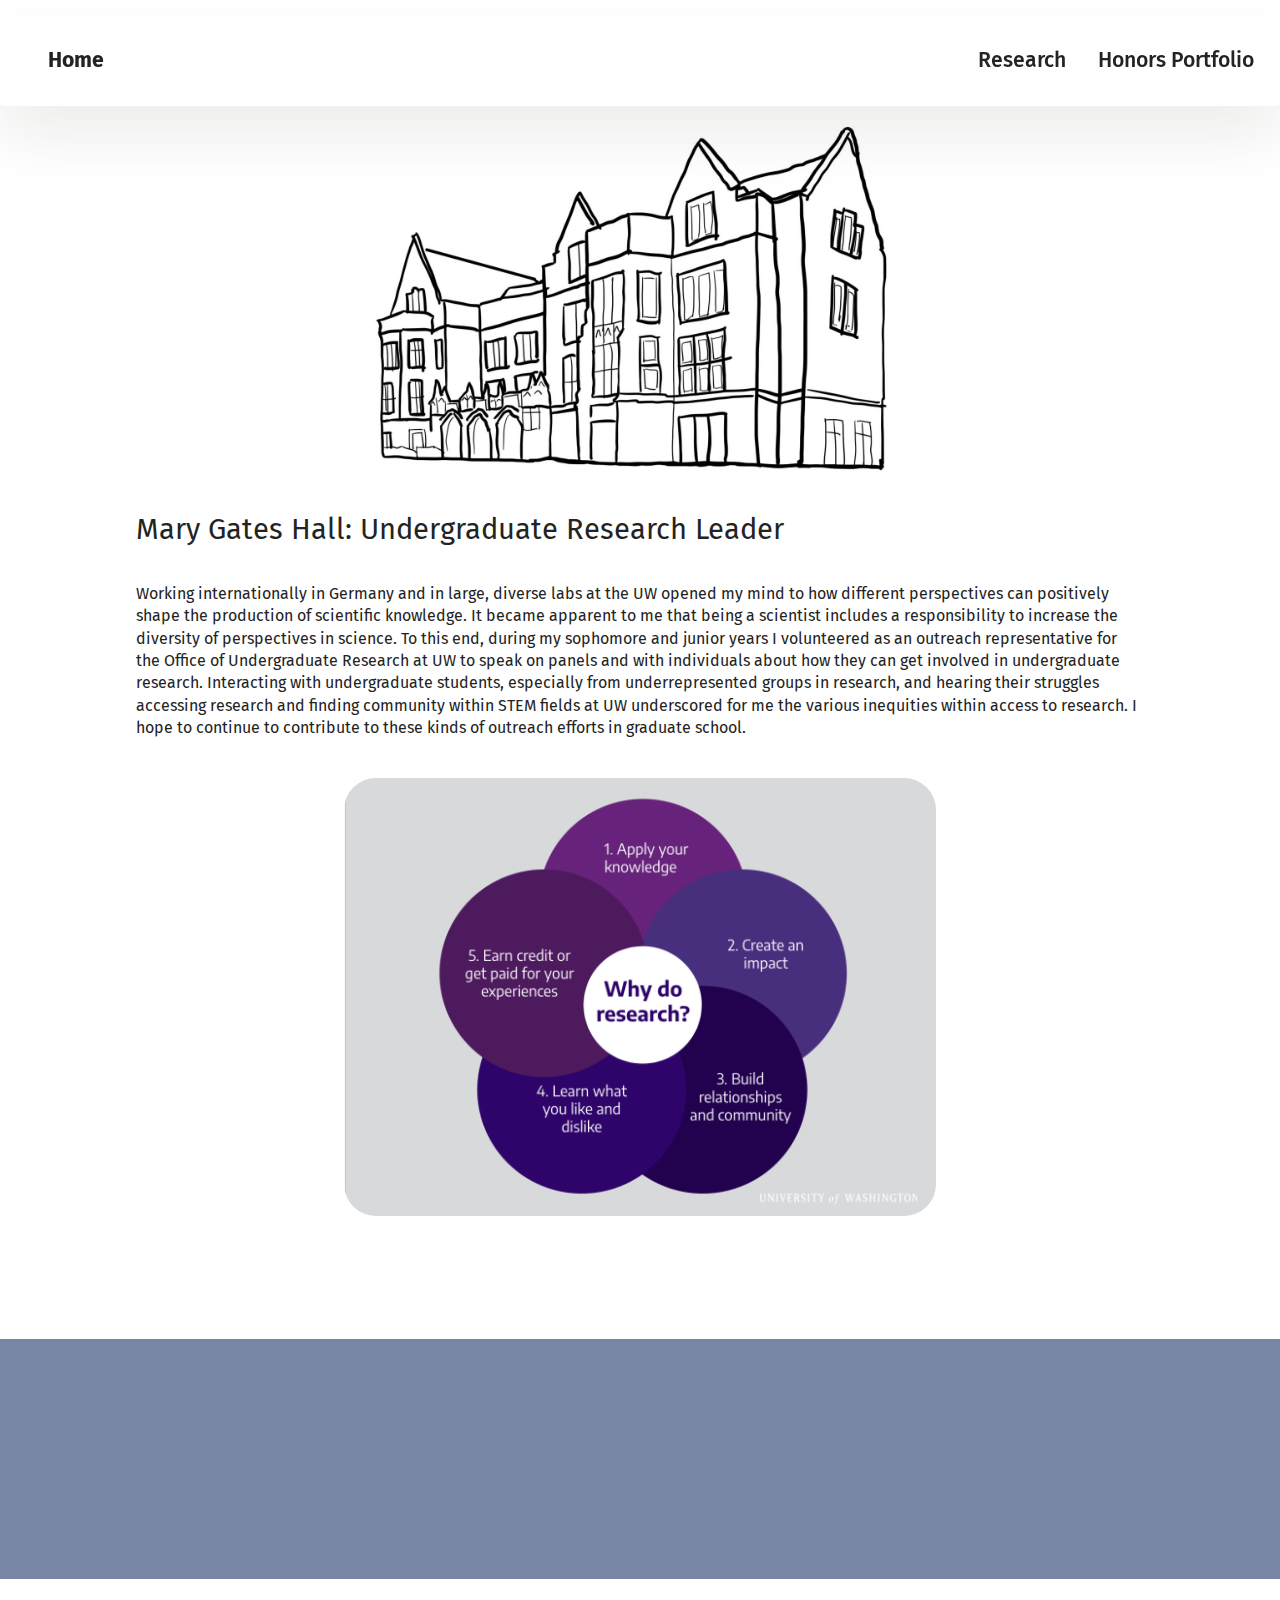
<file: page13.html>
<!DOCTYPE html>
<html  >
<head>
  <!-- Site made with Mobirise Website Builder v5.9.17, https://mobirise.com -->
  <meta charset="UTF-8">
  <meta http-equiv="X-UA-Compatible" content="IE=edge">
  <meta name="generator" content="Mobirise v5.9.17, mobirise.com">
  <meta name="viewport" content="width=device-width, initial-scale=1, minimum-scale=1">
  <link rel="shortcut icon" href="assets/images/240205-abbyburtner-jaydenbecles-248-137x91.jpg" type="image/x-icon">
  <meta name="description" content="">
  
  
  <title>URL</title>
  <link rel="stylesheet" href="assets/bootstrap/css/bootstrap.min.css">
  <link rel="stylesheet" href="assets/bootstrap/css/bootstrap-grid.min.css">
  <link rel="stylesheet" href="assets/bootstrap/css/bootstrap-reboot.min.css">
  <link rel="stylesheet" href="assets/animatecss/animate.css">
  <link rel="stylesheet" href="assets/dropdown/css/style.css">
  <link rel="stylesheet" href="assets/socicon/css/styles.css">
  <link rel="stylesheet" href="assets/theme/css/style.css">
  <link rel="preload" href="https://fonts.googleapis.com/css?family=Fira+Sans:100,100i,200,200i,300,300i,400,400i,500,500i,600,600i,700,700i,800,800i,900,900i&display=swap" as="style" onload="this.onload=null;this.rel='stylesheet'">
  <noscript><link rel="stylesheet" href="https://fonts.googleapis.com/css?family=Fira+Sans:100,100i,200,200i,300,300i,400,400i,500,500i,600,600i,700,700i,800,800i,900,900i&display=swap"></noscript>
  <link rel="preload" as="style" href="assets/mobirise/css/mbr-additional.css?v=pM7cWh"><link rel="stylesheet" href="assets/mobirise/css/mbr-additional.css?v=pM7cWh" type="text/css">

  
  
  
</head>
<body>
  
  <section data-bs-version="5.1" class="menu menu5 cid-udwH0ftFkZ" once="menu" id="menu05-4n">
	

	<nav class="navbar navbar-dropdown navbar-fixed-top navbar-expand-lg">
		<div class="container">
			<div class="navbar-brand">
				
				<span class="navbar-caption-wrap"><a class="navbar-caption text-black text-primary display-4" href="index.html">Home</a></span>
			</div>
			<button class="navbar-toggler" type="button" data-toggle="collapse" data-bs-toggle="collapse" data-target="#navbarSupportedContent" data-bs-target="#navbarSupportedContent" aria-controls="navbarNavAltMarkup" aria-expanded="false" aria-label="Toggle navigation">
				<div class="hamburger">
					<span></span>
					<span></span>
					<span></span>
					<span></span>
				</div>
			</button>
			<div class="collapse navbar-collapse" id="navbarSupportedContent">
				<ul class="navbar-nav nav-dropdown nav-right" data-app-modern-menu="true"><li class="nav-item">
						<a class="nav-link link text-black text-primary display-4" href="research.html">Research</a>
					</li>
					<li class="nav-item">
						<a class="nav-link link text-black text-primary display-4" href="portfolio.html" aria-expanded="false">Honors Portfolio</a>
					</li></ul>
				
			</div>
		</div>
	</nav>
</section>

<section data-bs-version="5.1" class="image3 cid-udwH0g3pBm" id="image3-4o">
    

    
    

    <div class="container">
        <div class="row justify-content-center">
            <div class="col-12 col-lg-6">
                <div class="image-wrapper">
                    <img src="assets/images/mary-gates-1418x992.jpg" alt="Mobirise Website Builder">
                    
                </div>
            </div>
        </div>
    </div>
</section>

<section data-bs-version="5.1" class="content5 cid-udwH0gfjVG" id="content5-4p">
    
    <div class="container">
        <div class="row justify-content-center">
            <div class="col-md-12 col-lg-10">
                
                <h4 class="mbr-section-subtitle mbr-fonts-style mb-4 display-5">Mary Gates Hall: Undergraduate Research Leader</h4>
                <p class="mbr-text mbr-fonts-style display-7">Working internationally in Germany and in large, diverse labs at the UW opened my mind to how different perspectives can positively shape the production of scientific knowledge. It became apparent to me that being a scientist includes a responsibility to increase the diversity of perspectives in science. To this end, during my sophomore and junior years I volunteered as an outreach representative for the Office of Undergraduate Research at UW to speak on panels and with individuals about how they can get involved in undergraduate research. Interacting with undergraduate students, especially from underrepresented groups in research, and hearing their struggles accessing research and finding community within STEM fields at UW underscored for me the various inequities within access to research. I hope to continue to contribute to these kinds of outreach efforts in graduate school.<br><br></p>
            </div>
        </div>
    </div>
</section>

<section data-bs-version="5.1" class="image3 cid-udxzX4mff9" id="image3-52">
    

    
    

    <div class="container">
        <div class="row justify-content-center">
            <div class="col-12 col-lg-6">
                <div class="image-wrapper">
                    <img src="assets/images/screenshot-2024-05-22-at-2.28.14pm-1218x900.png" alt="Mobirise Website Builder">
                    <p class="mbr-description mbr-fonts-style mt-2 align-center display-7">Screenshot of one of the slides in the presentations we would give on what research is and why you might want to do it. As you can probably tell at this point, I love getting to chat with students about this topic!<br></p>
                </div>
            </div>
        </div>
    </div>
</section>

<section data-bs-version="5.1" class="footer1 programm5 cid-udwH0gCElR" once="footers" id="footer03-4s">

        

    

    <div class="container">
        <div class="row">

            <div class="row-links mb-4">
                <ul class="header-menu">
                  
                  
                  
                  
                <li class="header-menu-item mbr-fonts-style display-5"><a href="index.html" class="text-white">Home</a></li><li class="header-menu-item mbr-fonts-style display-5"><a href="research.html" class="text-white">Research</a></li><li class="header-menu-item mbr-fonts-style display-5"><a href="portfolio.html" class="text-white">Honors Portfolio</a></li></ul>
              </div>

            <div class="col-12">
                <div class="social-row">
                    <div class="soc-item">
                        <a href="https://www.linkedin.com/in/abigail-burtner-678241252/" target="_blank">
                            <span class="mbr-iconfont display-7 socicon-linkedin socicon"></span>
                        </a>
                    </div>
                    <div class="soc-item">
                        <a href="https://x.com/AbbyEBurtner" target="_blank">
                            <span class="mbr-iconfont socicon-twitter socicon"></span>
                        </a>
                    </div>
                    <div class="soc-item">
                        <a href="mailto:aburtner@uw.edu">
                            <span class="mbr-iconfont socicon-mail socicon"></span>
                        </a>
                    </div>
                    
                    
                </div>
            </div>
            
        </div>
    </div>
</section><section class="display-7" style="padding: 0;align-items: center;justify-content: center;flex-wrap: wrap;    align-content: center;display: flex;position: relative;height: 4rem;"><a href="https://mobiri.se/3183282" style="flex: 1 1;height: 4rem;position: absolute;width: 100%;z-index: 1;"><img alt="" style="height: 4rem;" src="[data-uri]"></a><p style="margin: 0;text-align: center;" class="display-7">&#8204;</p><a style="z-index:1" href="https://mobirise.com/html-builder.html">HTML Creator</a></section><script src="assets/bootstrap/js/bootstrap.bundle.min.js"></script>  <script src="assets/smoothscroll/smooth-scroll.js"></script>  <script src="assets/ytplayer/index.js"></script>  <script src="assets/dropdown/js/navbar-dropdown.js"></script>  <script src="assets/theme/js/script.js"></script>  
  
  
 <div id="scrollToTop" class="scrollToTop mbr-arrow-up"><a style="text-align: center;"><i class="mbr-arrow-up-icon mbr-arrow-up-icon-cm cm-icon cm-icon-smallarrow-up"></i></a></div>
    <input name="animation" type="hidden">
  </body>
</html>
</file>
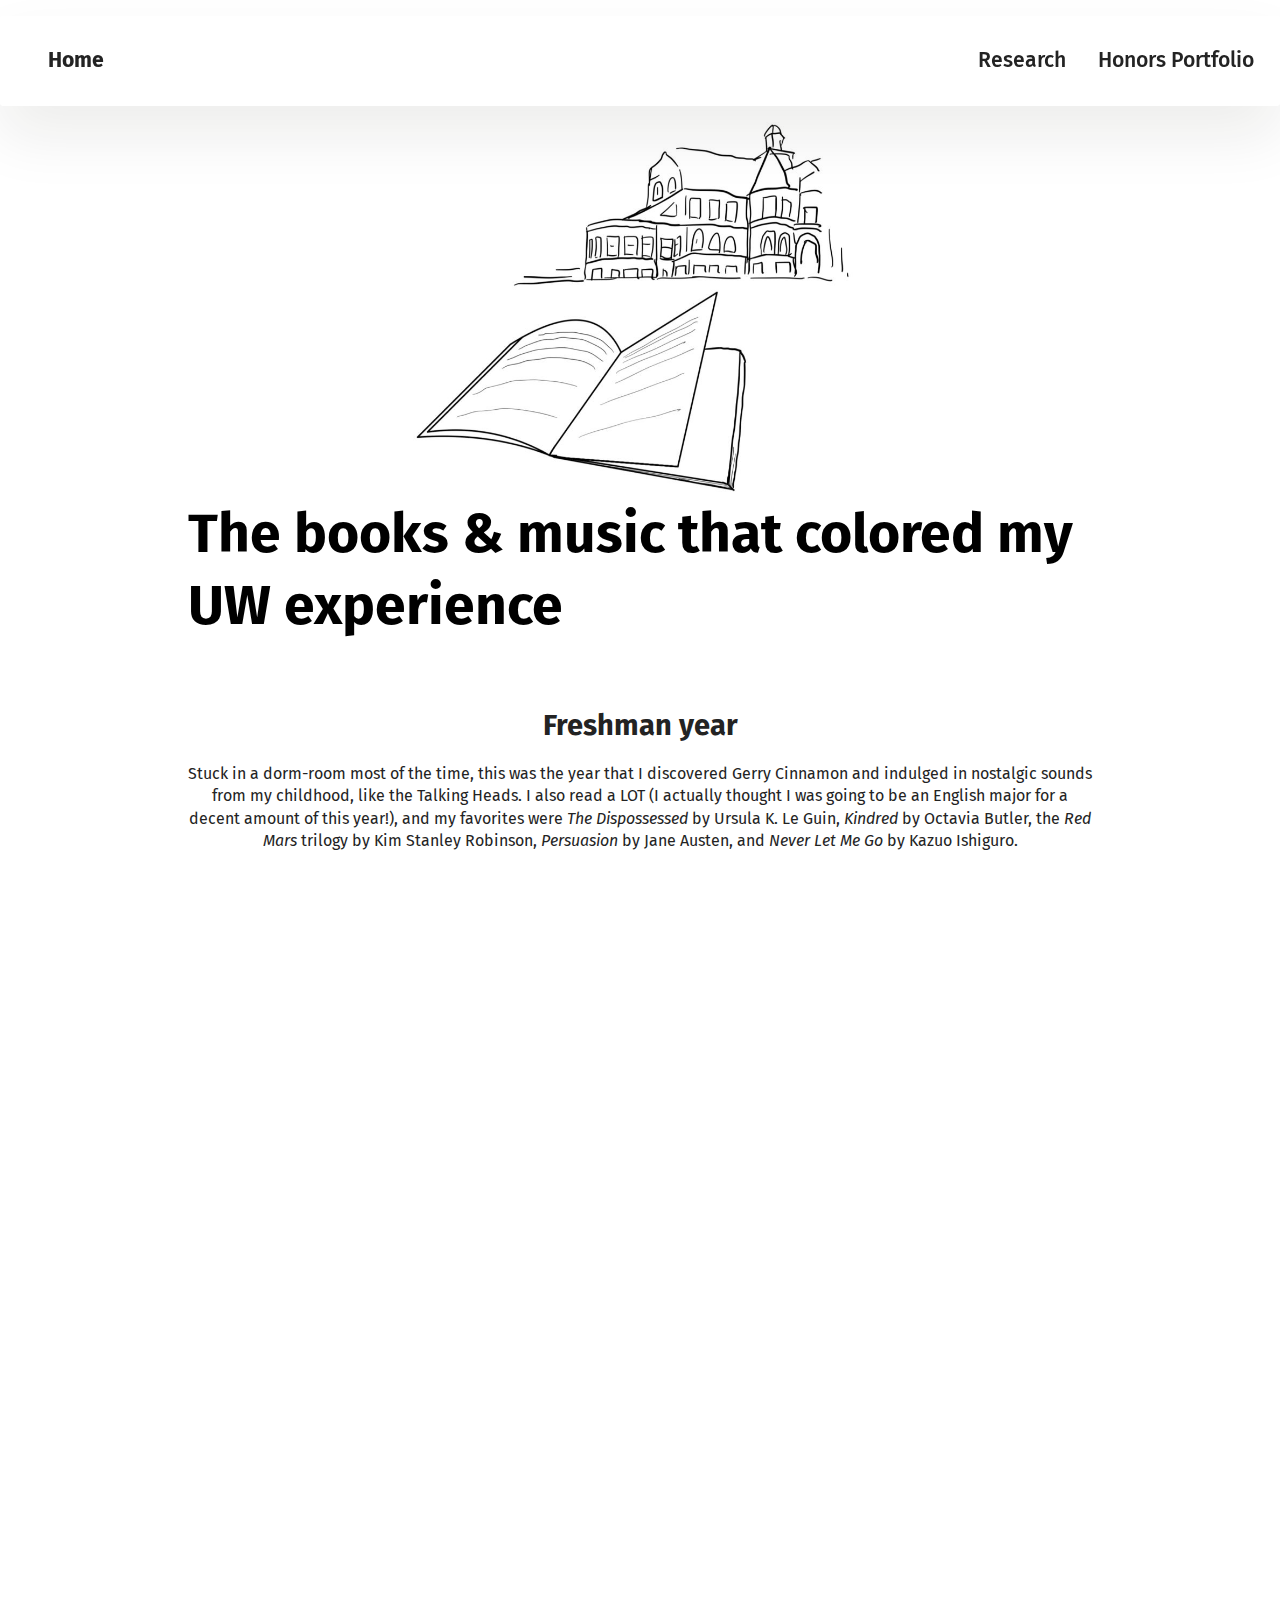
<file: page4.html>
<!DOCTYPE html>
<html  >
<head>
  <!-- Site made with Mobirise Website Builder v5.9.17, https://mobirise.com -->
  <meta charset="UTF-8">
  <meta http-equiv="X-UA-Compatible" content="IE=edge">
  <meta name="generator" content="Mobirise v5.9.17, mobirise.com">
  <meta name="viewport" content="width=device-width, initial-scale=1, minimum-scale=1">
  <link rel="shortcut icon" href="assets/images/240205-abbyburtner-jaydenbecles-248-137x91.jpg" type="image/x-icon">
  <meta name="description" content="">
  
  
  <title>listening-and-reading</title>
  <link rel="stylesheet" href="assets/bootstrap/css/bootstrap.min.css">
  <link rel="stylesheet" href="assets/bootstrap/css/bootstrap-grid.min.css">
  <link rel="stylesheet" href="assets/bootstrap/css/bootstrap-reboot.min.css">
  <link rel="stylesheet" href="assets/animatecss/animate.css">
  <link rel="stylesheet" href="assets/dropdown/css/style.css">
  <link rel="stylesheet" href="assets/socicon/css/styles.css">
  <link rel="stylesheet" href="assets/theme/css/style.css">
  <link rel="preload" href="https://fonts.googleapis.com/css?family=Fira+Sans:100,100i,200,200i,300,300i,400,400i,500,500i,600,600i,700,700i,800,800i,900,900i&display=swap" as="style" onload="this.onload=null;this.rel='stylesheet'">
  <noscript><link rel="stylesheet" href="https://fonts.googleapis.com/css?family=Fira+Sans:100,100i,200,200i,300,300i,400,400i,500,500i,600,600i,700,700i,800,800i,900,900i&display=swap"></noscript>
  <link rel="preload" as="style" href="assets/mobirise/css/mbr-additional.css?v=iiL5UW"><link rel="stylesheet" href="assets/mobirise/css/mbr-additional.css?v=iiL5UW" type="text/css">

  
  
  
</head>
<body>
  
  <section data-bs-version="5.1" class="menu menu5 cid-ubzigQFgJW" once="menu" id="menu05-2n">
	

	<nav class="navbar navbar-dropdown navbar-fixed-top navbar-expand-lg">
		<div class="container">
			<div class="navbar-brand">
				
				<span class="navbar-caption-wrap"><a class="navbar-caption text-black text-primary display-4" href="index.html">Home</a></span>
			</div>
			<button class="navbar-toggler" type="button" data-toggle="collapse" data-bs-toggle="collapse" data-target="#navbarSupportedContent" data-bs-target="#navbarSupportedContent" aria-controls="navbarNavAltMarkup" aria-expanded="false" aria-label="Toggle navigation">
				<div class="hamburger">
					<span></span>
					<span></span>
					<span></span>
					<span></span>
				</div>
			</button>
			<div class="collapse navbar-collapse" id="navbarSupportedContent">
				<ul class="navbar-nav nav-dropdown nav-right" data-app-modern-menu="true"><li class="nav-item">
						<a class="nav-link link text-black text-primary display-4" href="research.html">Research</a>
					</li>
					<li class="nav-item">
						<a class="nav-link link text-black text-primary display-4" href="portfolio.html" aria-expanded="false">Honors Portfolio</a>
					</li></ul>
				
			</div>
		</div>
	</nav>
</section>

<section data-bs-version="5.1" class="image3 cid-udwNc1uQD6" id="image3-4x">
    

    
    

    <div class="container">
        <div class="row justify-content-center">
            <div class="col-12 col-lg-5">
                <div class="image-wrapper">
                    <img src="assets/images/denny-906x747.jpg" alt="Mobirise Website Builder">
                    
                </div>
            </div>
        </div>
    </div>
</section>

<section data-bs-version="5.1" class="article12 cid-udwN5K4GsK" id="article12-4w">    
    
    <div class="container">
        <div class="row justify-content-center">
            <div class="col-md-12 col-lg-9">
                <h3 class="mbr-section-title mbr-fonts-style mb-4 mt-0 display-2">
                <strong>The books &amp; music that colored my UW experience</strong></h3>
                
                
            </div>
        </div>
    </div>
</section>

<section data-bs-version="5.1" class="image3 cid-ucC4q8qa4l" id="image03-2q">
  

  
  

  <div class="container">
    <div class="row justify-content-center">
      <div class="col-12 col-lg-9">
        <h4 class="mbr-description mbr-fonts-style mb-3 align-center display-5">
          <strong>Freshman year</strong></h4>
        <p class="mbr-description mbr-fonts-style mb-4 align-center display-7">Stuck in a dorm-room most of the time, this was the year that I discovered Gerry Cinnamon and indulged in nostalgic sounds from my childhood, like the Talking Heads. I also read a LOT (I actually thought I was going to be an English major for a decent amount of this year!), and my favorites were <em>The Dispossessed</em> by Ursula K. Le Guin, <em>Kindred</em> by Octavia Butler, the <em>Red Mars </em>trilogy by Kim Stanley Robinson, <em>Persuasion</em> by Jane Austen, and <em>Never Let Me Go</em> by Kazuo Ishiguro.</p>
        <div class="image-wrapper">
          <img class="w-100" src="assets/images/img-25eb409d2fc1-1-1683x981.jpg" alt="Mobirise Website Builder">
        </div>
      </div>
    </div>
  </div>
</section>

<section data-bs-version="5.1" class="image3 cid-ucC4EDeomh" id="image03-2u">
  

  
  

  <div class="container">
    <div class="row justify-content-center">
      <div class="col-12 col-lg-9">
        <h4 class="mbr-description mbr-fonts-style mb-3 align-center display-5">
          <strong>Sophomore year</strong></h4>
        <p class="mbr-description mbr-fonts-style mb-4 align-center display-7">
          This was my year of romance and soft beats. I got into historical romance (the Bridgerton series was my gateway book) and reality TV dating shows (...the duality of man is real). I also continued my science fiction tendencies, though, with Butler's <em>Lilith's Brood</em>&nbsp;series, some Philip K. Dick, and more Le Guin being among my favorites.</p>
        <div class="image-wrapper">
          <img class="w-100" src="assets/images/img-cfe11963fe17-1-1587x1146.jpg" alt="Mobirise Website Builder">
        </div>
      </div>
    </div>
  </div>
</section>

<section data-bs-version="5.1" class="image3 cid-ucC4MeQJtL" id="image03-2v">
  

  
  

  <div class="container">
    <div class="row justify-content-center">
      <div class="col-12 col-lg-9">
        <h4 class="mbr-description mbr-fonts-style mb-3 align-center display-5">
          <strong>Junior year</strong></h4>
        <p class="mbr-description mbr-fonts-style mb-4 align-center display-7">This year I returned to my alternative favs and ventured out of fiction a little bit (!) to read genre-bending&nbsp;<em>When We Cease to Understand the World</em> by Benjamín Labatut, the time-bending play&nbsp;<em>Arcadia </em>by&nbsp;Tom Stoppard,  and the biotechnology exposé&nbsp;<em>For Blood and Money: Billionaires, Biotech, and the Quest for a Blockbuster Drug</em> by Nathan Vardi.&nbsp;</p>
        <div class="image-wrapper">
          <img class="w-100" src="assets/images/img-51a2a7b7105a-1-1647x1080.jpg" alt="Mobirise Website Builder">
        </div>
      </div>
    </div>
  </div>
</section>

<section data-bs-version="5.1" class="image3 cid-ucC4MAml12" id="image03-2w">
  

  
  

  <div class="container">
    <div class="row justify-content-center">
      <div class="col-12 col-lg-9">
        <h4 class="mbr-description mbr-fonts-style mb-3 align-center display-5">
          <strong>Senior year</strong></h4>
        <p class="mbr-description mbr-fonts-style mb-4 align-center display-7">Spotify says that I'm a music chameleon and I think this year that became more apparent than ever. I listened to a lot of German hip hop and indie music when I lived in Germany (my favorite artists were Dominick Hartz, Von Wegen Lisbeth, and AnnenMayKantereit). I also listened to a lot of British rap/hip hop (accidentally pre-empting my move to the UK!), like AJ Tracey, Dave, and Stormzy, and returned to British literature to read some more classics. A global year, for sure :)</p>
        <div class="image-wrapper">
          <img class="w-100" src="assets/images/img-3773ced8c1e7-1-1527x958.jpg" alt="Mobirise Website Builder">
        </div>
      </div>
    </div>
  </div>
</section>

<section data-bs-version="5.1" class="footer1 programm5 cid-tJS9NNcTLZ" once="footers" id="footer03-2o">

        

    

    <div class="container">
        <div class="row">

            <div class="row-links mb-4">
                <ul class="header-menu">
                  
                  
                  
                  
                <li class="header-menu-item mbr-fonts-style display-5"><a href="index.html" class="text-white">Home</a></li><li class="header-menu-item mbr-fonts-style display-5"><a href="research.html" class="text-white">Research</a></li><li class="header-menu-item mbr-fonts-style display-5"><a href="portfolio.html" class="text-white">Honors Portfolio</a></li></ul>
              </div>

            <div class="col-12">
                <div class="social-row">
                    <div class="soc-item">
                        <a href="https://www.linkedin.com/in/abigail-burtner-678241252/" target="_blank">
                            <span class="mbr-iconfont display-7 socicon-linkedin socicon"></span>
                        </a>
                    </div>
                    <div class="soc-item">
                        <a href="https://x.com/AbbyEBurtner" target="_blank">
                            <span class="mbr-iconfont socicon-twitter socicon"></span>
                        </a>
                    </div>
                    <div class="soc-item">
                        <a href="mailto:aburtner@uw.edu">
                            <span class="mbr-iconfont socicon-mail socicon"></span>
                        </a>
                    </div>
                    
                    
                </div>
            </div>
            
        </div>
    </div>
</section><section class="display-7" style="padding: 0;align-items: center;justify-content: center;flex-wrap: wrap;    align-content: center;display: flex;position: relative;height: 4rem;"><a href="https://mobiri.se/3183282" style="flex: 1 1;height: 4rem;position: absolute;width: 100%;z-index: 1;"><img alt="" style="height: 4rem;" src="[data-uri]"></a><p style="margin: 0;text-align: center;" class="display-7">&#8204;</p><a style="z-index:1" href="https://mobirise.com/builder/ai-website-creator.html">AI Website Creator</a></section><script src="assets/bootstrap/js/bootstrap.bundle.min.js"></script>  <script src="assets/smoothscroll/smooth-scroll.js"></script>  <script src="assets/ytplayer/index.js"></script>  <script src="assets/dropdown/js/navbar-dropdown.js"></script>  <script src="assets/theme/js/script.js"></script>  
  
  
 <div id="scrollToTop" class="scrollToTop mbr-arrow-up"><a style="text-align: center;"><i class="mbr-arrow-up-icon mbr-arrow-up-icon-cm cm-icon cm-icon-smallarrow-up"></i></a></div>
    <input name="animation" type="hidden">
  </body>
</html>
</file>
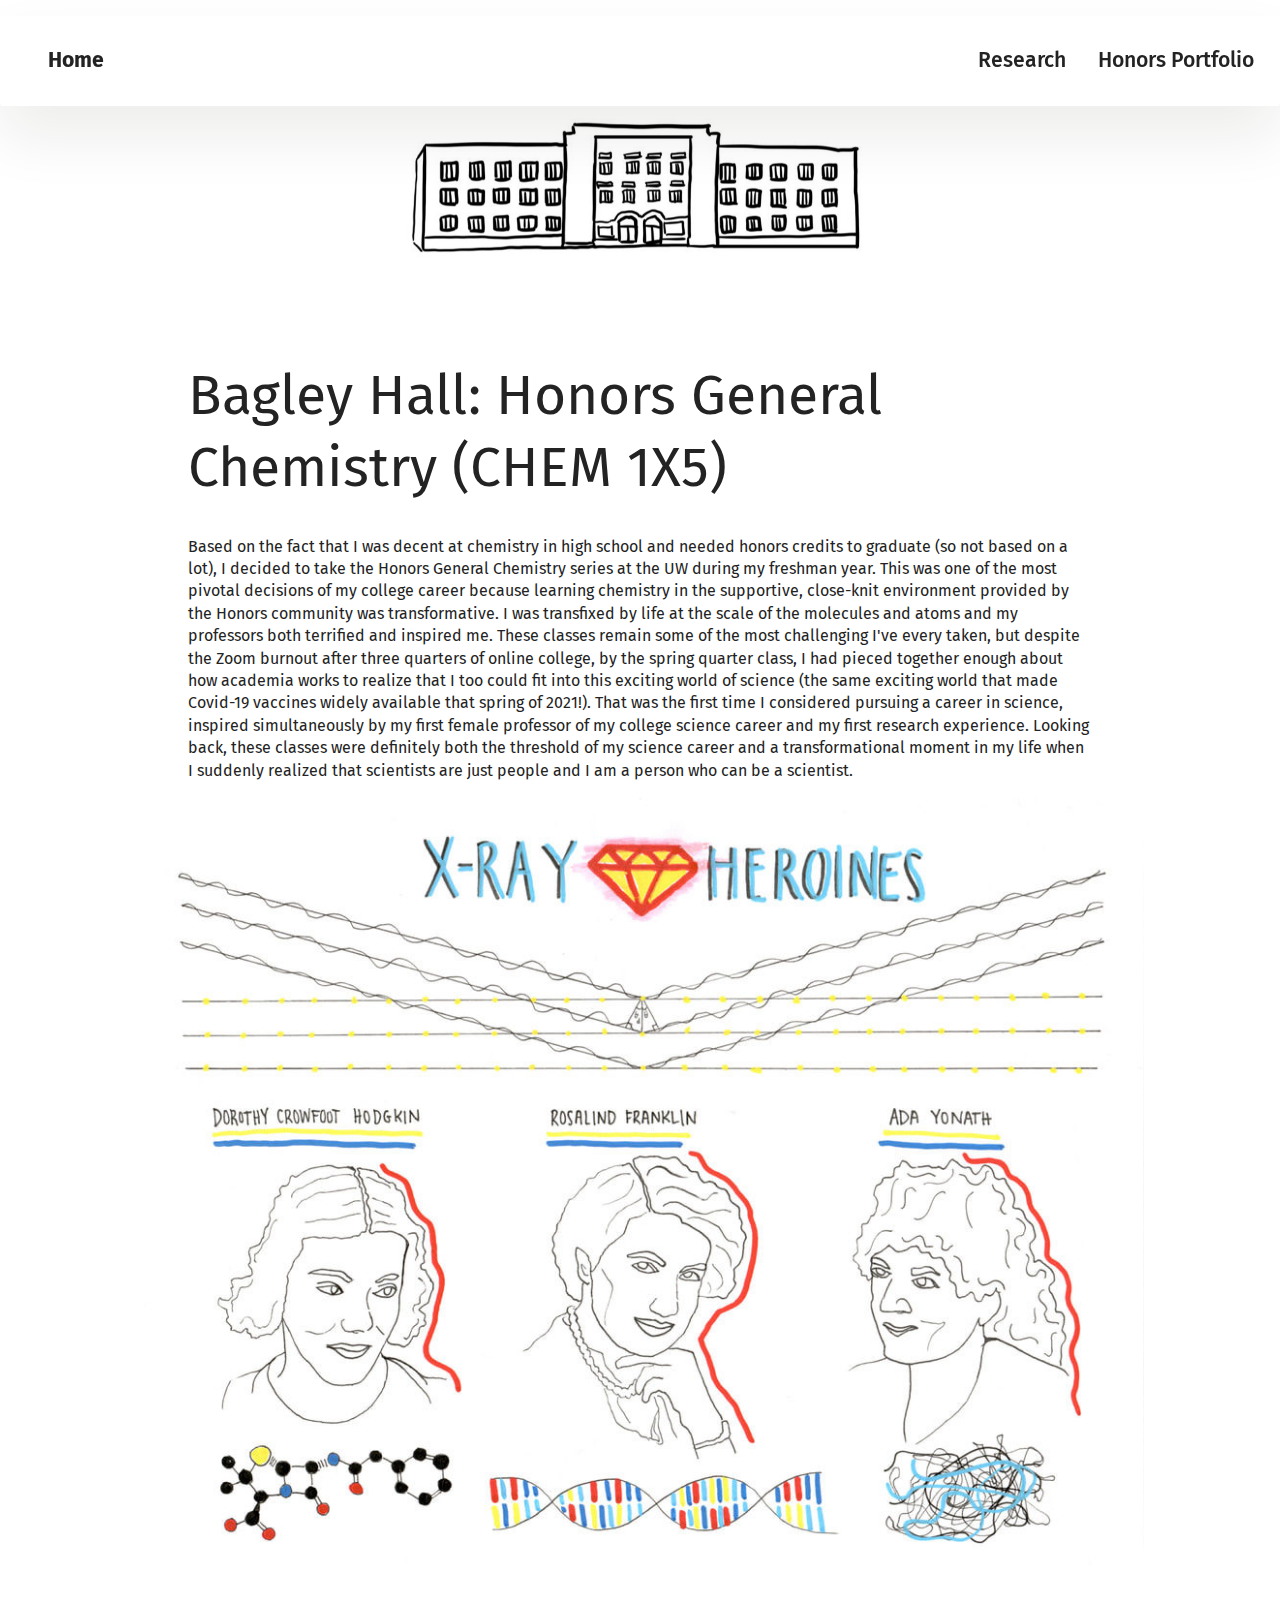
<file: page5.html>
<!DOCTYPE html>
<html  >
<head>
  <!-- Site made with Mobirise Website Builder v5.9.17, https://mobirise.com -->
  <meta charset="UTF-8">
  <meta http-equiv="X-UA-Compatible" content="IE=edge">
  <meta name="generator" content="Mobirise v5.9.17, mobirise.com">
  <meta name="viewport" content="width=device-width, initial-scale=1, minimum-scale=1">
  <link rel="shortcut icon" href="assets/images/240205-abbyburtner-jaydenbecles-248-137x91.jpg" type="image/x-icon">
  <meta name="description" content="">
  
  
  <title>chem 1x5</title>
  <link rel="stylesheet" href="assets/bootstrap/css/bootstrap.min.css">
  <link rel="stylesheet" href="assets/bootstrap/css/bootstrap-grid.min.css">
  <link rel="stylesheet" href="assets/bootstrap/css/bootstrap-reboot.min.css">
  <link rel="stylesheet" href="assets/animatecss/animate.css">
  <link rel="stylesheet" href="assets/dropdown/css/style.css">
  <link rel="stylesheet" href="assets/socicon/css/styles.css">
  <link rel="stylesheet" href="assets/theme/css/style.css">
  <link rel="preload" href="https://fonts.googleapis.com/css?family=Fira+Sans:100,100i,200,200i,300,300i,400,400i,500,500i,600,600i,700,700i,800,800i,900,900i&display=swap" as="style" onload="this.onload=null;this.rel='stylesheet'">
  <noscript><link rel="stylesheet" href="https://fonts.googleapis.com/css?family=Fira+Sans:100,100i,200,200i,300,300i,400,400i,500,500i,600,600i,700,700i,800,800i,900,900i&display=swap"></noscript>
  <link rel="preload" as="style" href="assets/mobirise/css/mbr-additional.css?v=FhStOD"><link rel="stylesheet" href="assets/mobirise/css/mbr-additional.css?v=FhStOD" type="text/css">

  
  
  
</head>
<body>
  
  <section data-bs-version="5.1" class="menu menu5 cid-ubzigQFgJW" once="menu" id="menu05-34">
	

	<nav class="navbar navbar-dropdown navbar-fixed-top navbar-expand-lg">
		<div class="container">
			<div class="navbar-brand">
				
				<span class="navbar-caption-wrap"><a class="navbar-caption text-black text-primary display-4" href="index.html">Home</a></span>
			</div>
			<button class="navbar-toggler" type="button" data-toggle="collapse" data-bs-toggle="collapse" data-target="#navbarSupportedContent" data-bs-target="#navbarSupportedContent" aria-controls="navbarNavAltMarkup" aria-expanded="false" aria-label="Toggle navigation">
				<div class="hamburger">
					<span></span>
					<span></span>
					<span></span>
					<span></span>
				</div>
			</button>
			<div class="collapse navbar-collapse" id="navbarSupportedContent">
				<ul class="navbar-nav nav-dropdown nav-right" data-app-modern-menu="true"><li class="nav-item">
						<a class="nav-link link text-black text-primary display-4" href="research.html">Research</a>
					</li>
					<li class="nav-item">
						<a class="nav-link link text-black text-primary display-4" href="portfolio.html" aria-expanded="false">Honors Portfolio</a>
					</li></ul>
				
			</div>
		</div>
	</nav>
</section>

<section data-bs-version="5.1" class="image3 cid-udu1Yv4j9r" id="image3-46">
    

    
    

    <div class="container">
        <div class="row justify-content-center">
            <div class="col-12 col-lg-5">
                <div class="image-wrapper">
                    <img src="assets/images/bagley-906x563.jpeg" alt="Mobirise Website Builder">
                    
                </div>
            </div>
        </div>
    </div>
</section>

<section data-bs-version="5.1" class="content5 cid-udu1Za1vgh" id="content5-47">
    
    <div class="container">
        <div class="row justify-content-center">
            <div class="col-md-12 col-lg-9">
                
                <h4 class="mbr-section-subtitle mbr-fonts-style mb-4 display-2">Bagley Hall: Honors General Chemistry (CHEM 1X5)</h4>
                <p class="mbr-text mbr-fonts-style display-7">Based on the fact that I was decent at chemistry in high school and needed honors credits to graduate (so not based on a lot), I decided to take the Honors General Chemistry series at the UW during my freshman year. This was one of the most pivotal decisions of my college career because&nbsp;learning chemistry in the supportive, close-knit environment provided by the Honors community was transformative. I was transfixed by life at the scale of the molecules and atoms and my professors both terrified and inspired me.&nbsp;These classes remain some of the most challenging I've every taken, but despite the Zoom burnout after three quarters of online college, by the spring quarter class, I had pieced together enough about how academia works to realize that I too could fit into this exciting world of science (the same exciting world that made Covid-19 vaccines widely available that spring of 2021!). That was the first time I considered pursuing a career in science, inspired simultaneously by my first female professor of my college science career and my first research experience. Looking back, these classes were definitely both the threshold of my science career and a transformational moment in my life when I suddenly realized that scientists are just people and I am a person who can be a scientist.<br></p>
            </div>
        </div>
    </div>
</section>

<section data-bs-version="5.1" class="image3 cid-udu1ZJ3Jfv" id="image3-48">
    

    
    

    <div class="container">
        <div class="row justify-content-center">
            <div class="col-12 col-lg-10">
                <div class="image-wrapper">
                    <img src="assets/images/art-of-science-better-res-orig-1041x800.jpg" alt="Mobirise Website Builder">
                    <p class="mbr-description mbr-fonts-style mt-2 align-center display-7">My Art in Science artwork features female X-ray crystallographers and their scientific "superpower" in a twist on Superman's X-ray vision. My idea for this came right after we learned about X-ray diffraction in my chemistry class and about gender's relationship with science in my philosophy class. At the same time, I was reading James Watson's<em> The Double Helix: A Personal Account of the Discovery of the Structure of DNA</em> and I was really shocked about his treatment of Rosalind Franklin (I'd heard the story before, but reading it firsthand is something else...). I had a lot of fun researching these cool women scientists and making this little drawing this quarter.<br></p>
                </div>
            </div>
        </div>
    </div>
</section>

<section data-bs-version="5.1" class="footer1 programm5 cid-tJS9NNcTLZ" once="footers" id="footer03-35">

        

    

    <div class="container">
        <div class="row">

            <div class="row-links mb-4">
                <ul class="header-menu">
                  
                  
                  
                  
                <li class="header-menu-item mbr-fonts-style display-5"><a href="index.html" class="text-white">Home</a></li><li class="header-menu-item mbr-fonts-style display-5"><a href="research.html" class="text-white">Research</a></li><li class="header-menu-item mbr-fonts-style display-5"><a href="portfolio.html" class="text-white">Honors Portfolio</a></li></ul>
              </div>

            <div class="col-12">
                <div class="social-row">
                    <div class="soc-item">
                        <a href="https://www.linkedin.com/in/abigail-burtner-678241252/" target="_blank">
                            <span class="mbr-iconfont display-7 socicon-linkedin socicon"></span>
                        </a>
                    </div>
                    <div class="soc-item">
                        <a href="https://x.com/AbbyEBurtner" target="_blank">
                            <span class="mbr-iconfont socicon-twitter socicon"></span>
                        </a>
                    </div>
                    <div class="soc-item">
                        <a href="mailto:aburtner@uw.edu">
                            <span class="mbr-iconfont socicon-mail socicon"></span>
                        </a>
                    </div>
                    
                    
                </div>
            </div>
            
        </div>
    </div>
</section><section class="display-7" style="padding: 0;align-items: center;justify-content: center;flex-wrap: wrap;    align-content: center;display: flex;position: relative;height: 4rem;"><a href="https://mobiri.se/3183282" style="flex: 1 1;height: 4rem;position: absolute;width: 100%;z-index: 1;"><img alt="" style="height: 4rem;" src="[data-uri]"></a><p style="margin: 0;text-align: center;" class="display-7">&#8204;</p><a style="z-index:1" href="https://mobirise.com/builder/ai-website-maker.html">AI Website Maker</a></section><script src="assets/bootstrap/js/bootstrap.bundle.min.js"></script>  <script src="assets/smoothscroll/smooth-scroll.js"></script>  <script src="assets/ytplayer/index.js"></script>  <script src="assets/dropdown/js/navbar-dropdown.js"></script>  <script src="assets/theme/js/script.js"></script>  
  
  
 <div id="scrollToTop" class="scrollToTop mbr-arrow-up"><a style="text-align: center;"><i class="mbr-arrow-up-icon mbr-arrow-up-icon-cm cm-icon cm-icon-smallarrow-up"></i></a></div>
    <input name="animation" type="hidden">
  </body>
</html>
</file>
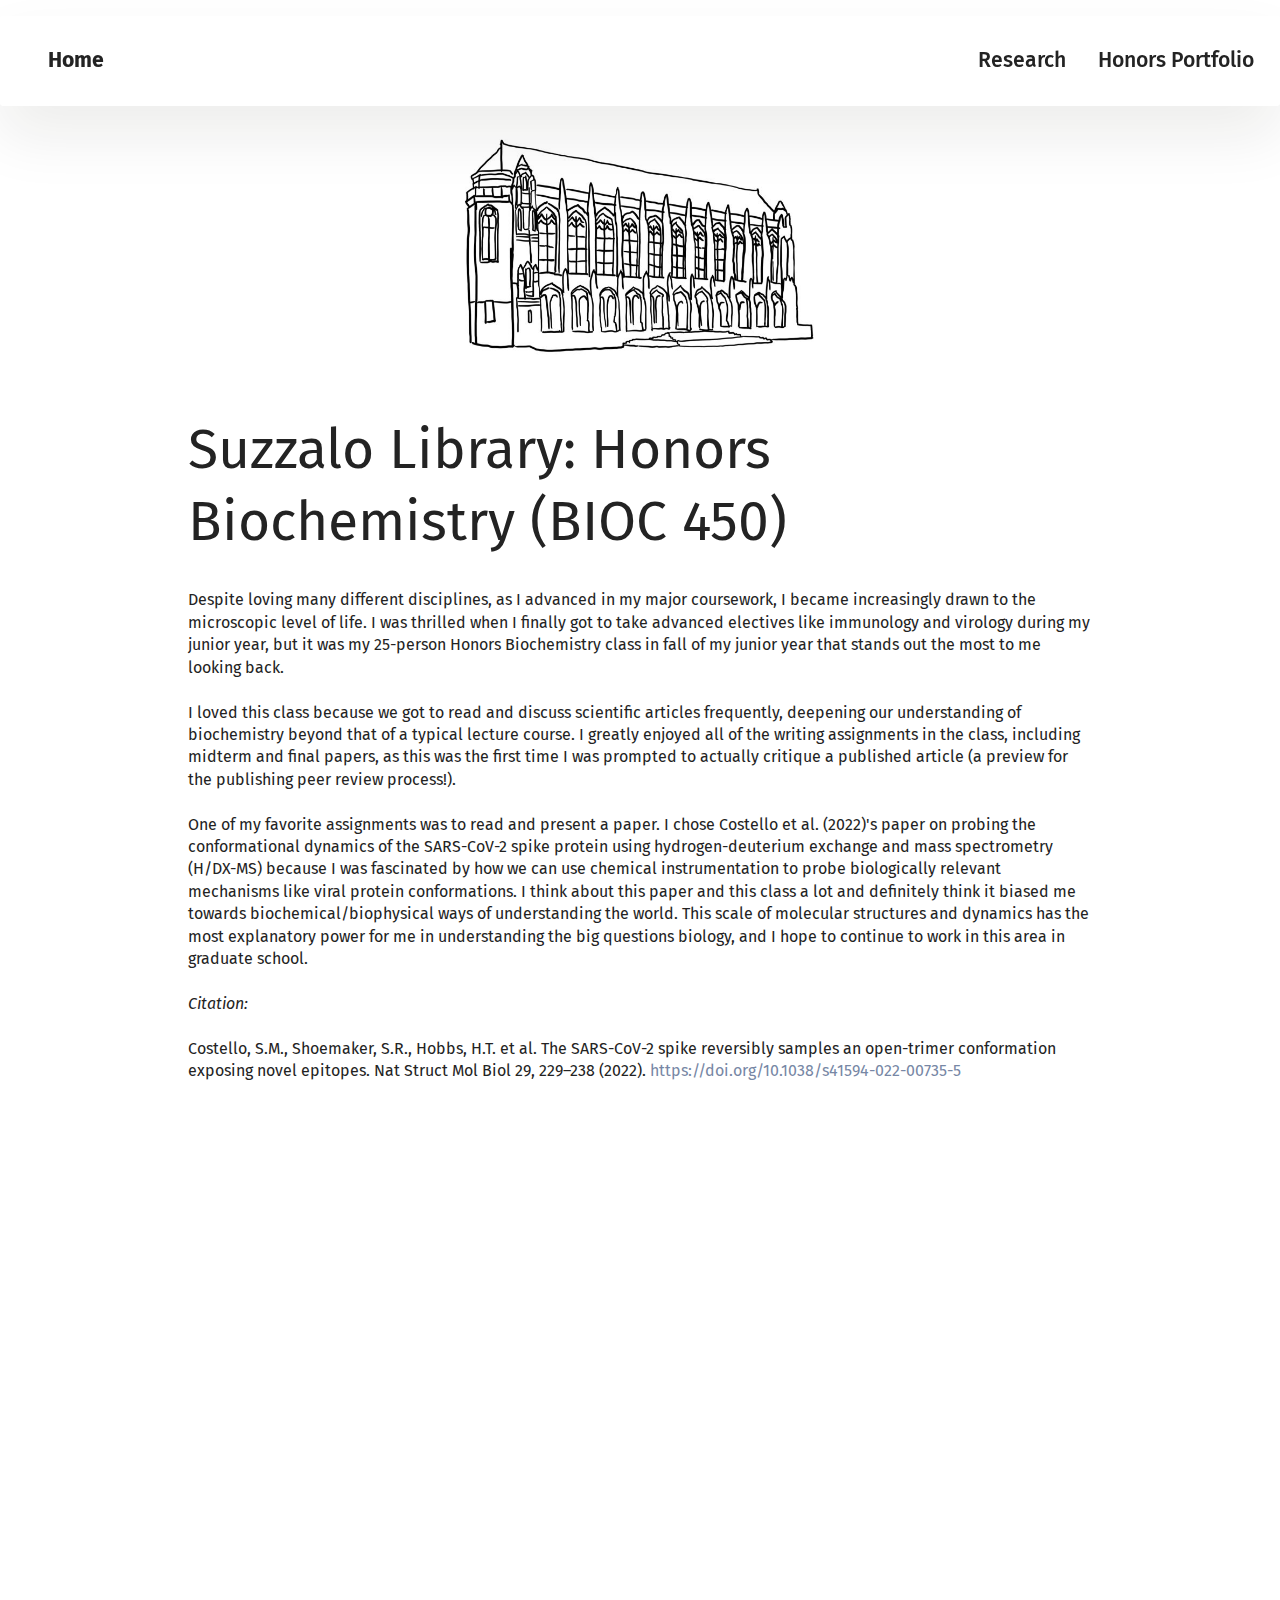
<file: page6.html>
<!DOCTYPE html>
<html  >
<head>
  <!-- Site made with Mobirise Website Builder v5.9.17, https://mobirise.com -->
  <meta charset="UTF-8">
  <meta http-equiv="X-UA-Compatible" content="IE=edge">
  <meta name="generator" content="Mobirise v5.9.17, mobirise.com">
  <meta name="viewport" content="width=device-width, initial-scale=1, minimum-scale=1">
  <link rel="shortcut icon" href="assets/images/240205-abbyburtner-jaydenbecles-248-137x91.jpg" type="image/x-icon">
  <meta name="description" content="">
  
  
  <title>bioc 450</title>
  <link rel="stylesheet" href="assets/bootstrap/css/bootstrap.min.css">
  <link rel="stylesheet" href="assets/bootstrap/css/bootstrap-grid.min.css">
  <link rel="stylesheet" href="assets/bootstrap/css/bootstrap-reboot.min.css">
  <link rel="stylesheet" href="assets/animatecss/animate.css">
  <link rel="stylesheet" href="assets/dropdown/css/style.css">
  <link rel="stylesheet" href="assets/socicon/css/styles.css">
  <link rel="stylesheet" href="assets/theme/css/style.css">
  <link rel="preload" href="https://fonts.googleapis.com/css?family=Fira+Sans:100,100i,200,200i,300,300i,400,400i,500,500i,600,600i,700,700i,800,800i,900,900i&display=swap" as="style" onload="this.onload=null;this.rel='stylesheet'">
  <noscript><link rel="stylesheet" href="https://fonts.googleapis.com/css?family=Fira+Sans:100,100i,200,200i,300,300i,400,400i,500,500i,600,600i,700,700i,800,800i,900,900i&display=swap"></noscript>
  <link rel="preload" as="style" href="assets/mobirise/css/mbr-additional.css?v=2hNkNW"><link rel="stylesheet" href="assets/mobirise/css/mbr-additional.css?v=2hNkNW" type="text/css">

  
  
  
</head>
<body>
  
  <section data-bs-version="5.1" class="menu menu5 cid-ubzigQFgJW" once="menu" id="menu05-38">
	

	<nav class="navbar navbar-dropdown navbar-fixed-top navbar-expand-lg">
		<div class="container">
			<div class="navbar-brand">
				
				<span class="navbar-caption-wrap"><a class="navbar-caption text-black text-primary display-4" href="index.html">Home</a></span>
			</div>
			<button class="navbar-toggler" type="button" data-toggle="collapse" data-bs-toggle="collapse" data-target="#navbarSupportedContent" data-bs-target="#navbarSupportedContent" aria-controls="navbarNavAltMarkup" aria-expanded="false" aria-label="Toggle navigation">
				<div class="hamburger">
					<span></span>
					<span></span>
					<span></span>
					<span></span>
				</div>
			</button>
			<div class="collapse navbar-collapse" id="navbarSupportedContent">
				<ul class="navbar-nav nav-dropdown nav-right" data-app-modern-menu="true"><li class="nav-item">
						<a class="nav-link link text-black text-primary display-4" href="research.html">Research</a>
					</li>
					<li class="nav-item">
						<a class="nav-link link text-black text-primary display-4" href="portfolio.html" aria-expanded="false">Honors Portfolio</a>
					</li></ul>
				
			</div>
		</div>
	</nav>
</section>

<section data-bs-version="5.1" class="image3 cid-udwbs5JUZJ" id="image3-49">
    

    
    

    <div class="container">
        <div class="row justify-content-center">
            <div class="col-12 col-lg-5">
                <div class="image-wrapper">
                    <img src="assets/images/suzz-906x590.jpg" alt="Mobirise Website Builder">
                    
                </div>
            </div>
        </div>
    </div>
</section>

<section data-bs-version="5.1" class="content5 cid-udwbsPpywC" id="content5-4a">
    
    <div class="container">
        <div class="row justify-content-center">
            <div class="col-md-12 col-lg-9">
                
                <h4 class="mbr-section-subtitle mbr-fonts-style mb-4 display-2">Suzzalo Library: Honors Biochemistry (BIOC 450)</h4>
                <p class="mbr-text mbr-fonts-style display-7">Despite loving many different disciplines, as I advanced in my major coursework, I became increasingly drawn to the microscopic level of life. I was thrilled when I finally got to take advanced electives like immunology and virology during my junior year, but it was&nbsp;my 25-person Honors Biochemistry class in fall of my junior year that stands out the most to me looking back. <br><br>I loved this class because we got to read and discuss scientific articles frequently, deepening our understanding of biochemistry beyond that of a typical lecture course. I greatly enjoyed all of the writing assignments in the class, including midterm and final papers, as this was the first time I was prompted to actually critique a published article (a preview for the publishing peer review process!).&nbsp;<br><br>One of my favorite assignments was to read and present a paper. I chose Costello et al. (2022)'s paper on probing the conformational dynamics of the SARS-CoV-2 spike protein using hydrogen-deuterium exchange and mass spectrometry (H/DX-MS) because I was fascinated by how we can use chemical instrumentation to probe biologically relevant mechanisms like viral protein conformations. I think about this paper and this class a lot and definitely think it biased me towards biochemical/biophysical ways of understanding the world. This scale of molecular structures and dynamics has the most explanatory power for me in understanding the big questions biology, and&nbsp;I hope to continue to work in this area in graduate school.<br><br><em>Citation:</em><br><br>Costello, S.M., Shoemaker, S.R., Hobbs, H.T. et al. The SARS-CoV-2 spike reversibly samples an open-trimer conformation exposing novel epitopes. Nat Struct Mol Biol 29, 229–238 (2022). <a href="https://doi.org/10.1038/s41594-022-00735-5" class="text-primary" target="_blank">https://doi.org/10.1038/s41594-022-00735-5</a><br></p>
            </div>
        </div>
    </div>
</section>

<section data-bs-version="5.1" class="image3 cid-udwbtueicB" id="image3-4b">
    

    
    

    <div class="container">
        <div class="row justify-content-center">
            <div class="col-12 col-lg-8">
                <div class="image-wrapper">
                    <img src="assets/images/screenshot-2024-05-22-at-8.54.12am-1101x626.png" alt="Mobirise Website Builder">
                    <p class="mbr-description mbr-fonts-style mt-2 align-center display-7">A figure I made for my final paper for BIOC 450 showing outlining the relevant peptides and protein structures and for the paper. Spike domains and peptides of interest are highlighted on the S2P construct (PDB: 7MTC) using PyMOL. Panel a) shows the side and top view of the S2P spike with each trimer colored a different color; b) shows the structure of a single protomer; c) highlights the general regions of the RBD (pink), S1 domain (blue), and S2 domain (yellow); d) shows the bimodal peptides (yellow) that the researchers found in their H/DX-MS experiments; and e) highlights the two peptides (blue) that the authors used for further experiments due to their low signal to noise ratio and distinct placements a the top (residues 982-1001) and bottom (residues (878-904) of the S2 interprotomer interface.&nbsp;<br></p>
                </div>
            </div>
        </div>
    </div>
</section>

<section data-bs-version="5.1" class="footer1 programm5 cid-tJS9NNcTLZ" once="footers" id="footer03-39">

        

    

    <div class="container">
        <div class="row">

            <div class="row-links mb-4">
                <ul class="header-menu">
                  
                  
                  
                  
                <li class="header-menu-item mbr-fonts-style display-5"><a href="index.html" class="text-white">Home</a></li><li class="header-menu-item mbr-fonts-style display-5"><a href="research.html" class="text-white">Research</a></li><li class="header-menu-item mbr-fonts-style display-5"><a href="portfolio.html" class="text-white">Honors Portfolio</a></li></ul>
              </div>

            <div class="col-12">
                <div class="social-row">
                    <div class="soc-item">
                        <a href="https://www.linkedin.com/in/abigail-burtner-678241252/" target="_blank">
                            <span class="mbr-iconfont display-7 socicon-linkedin socicon"></span>
                        </a>
                    </div>
                    <div class="soc-item">
                        <a href="https://x.com/AbbyEBurtner" target="_blank">
                            <span class="mbr-iconfont socicon-twitter socicon"></span>
                        </a>
                    </div>
                    <div class="soc-item">
                        <a href="mailto:aburtner@uw.edu">
                            <span class="mbr-iconfont socicon-mail socicon"></span>
                        </a>
                    </div>
                    
                    
                </div>
            </div>
            
        </div>
    </div>
</section><section class="display-7" style="padding: 0;align-items: center;justify-content: center;flex-wrap: wrap;    align-content: center;display: flex;position: relative;height: 4rem;"><a href="https://mobiri.se/3183282" style="flex: 1 1;height: 4rem;position: absolute;width: 100%;z-index: 1;"><img alt="" style="height: 4rem;" src="[data-uri]"></a><p style="margin: 0;text-align: center;" class="display-7">&#8204;</p><a style="z-index:1" href="https://mobirise.com/builder/ai-website-generator.html">AI Website Generator</a></section><script src="assets/bootstrap/js/bootstrap.bundle.min.js"></script>  <script src="assets/smoothscroll/smooth-scroll.js"></script>  <script src="assets/ytplayer/index.js"></script>  <script src="assets/dropdown/js/navbar-dropdown.js"></script>  <script src="assets/theme/js/script.js"></script>  
  
  
 <div id="scrollToTop" class="scrollToTop mbr-arrow-up"><a style="text-align: center;"><i class="mbr-arrow-up-icon mbr-arrow-up-icon-cm cm-icon cm-icon-smallarrow-up"></i></a></div>
    <input name="animation" type="hidden">
  </body>
</html>
</file>
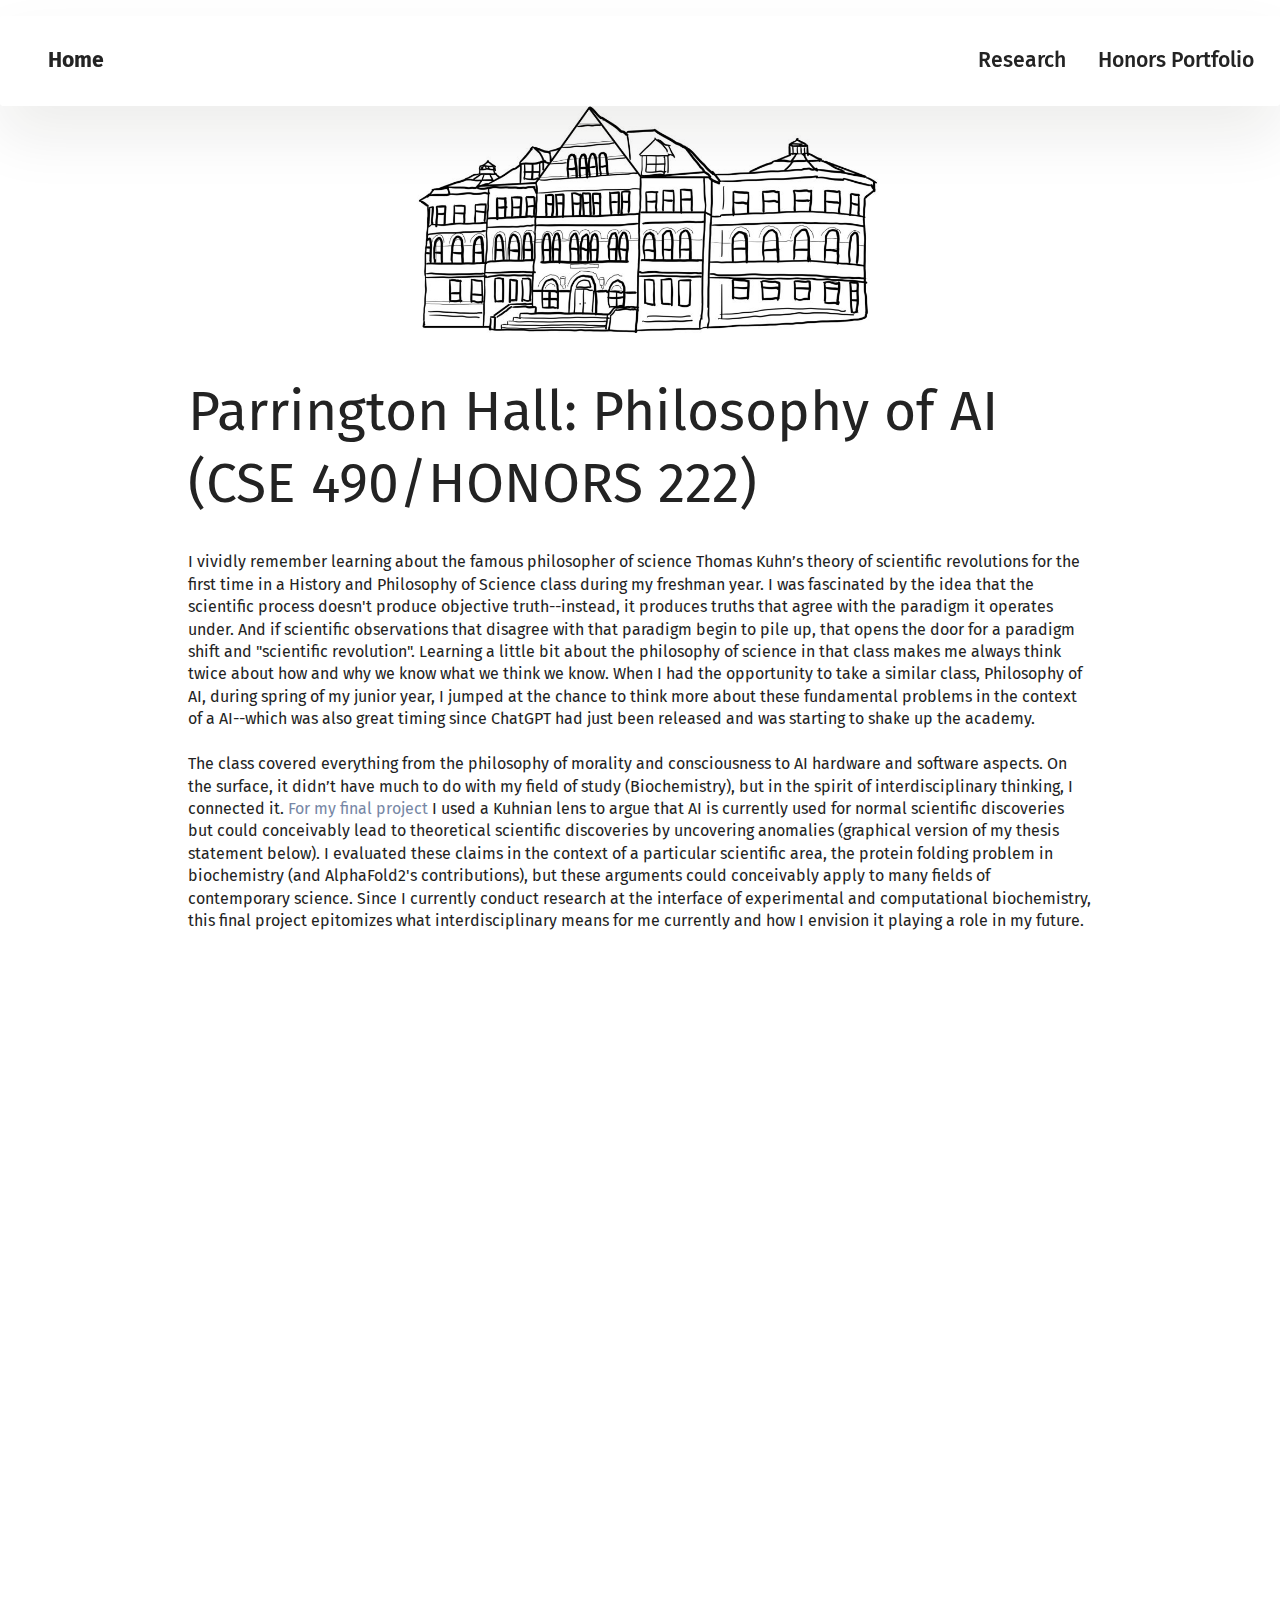
<file: page7.html>
<!DOCTYPE html>
<html  >
<head>
  <!-- Site made with Mobirise Website Builder v5.9.17, https://mobirise.com -->
  <meta charset="UTF-8">
  <meta http-equiv="X-UA-Compatible" content="IE=edge">
  <meta name="generator" content="Mobirise v5.9.17, mobirise.com">
  <meta name="viewport" content="width=device-width, initial-scale=1, minimum-scale=1">
  <link rel="shortcut icon" href="assets/images/240205-abbyburtner-jaydenbecles-248-137x91.jpg" type="image/x-icon">
  <meta name="description" content="">
  
  
  <title>honors 222</title>
  <link rel="stylesheet" href="assets/bootstrap/css/bootstrap.min.css">
  <link rel="stylesheet" href="assets/bootstrap/css/bootstrap-grid.min.css">
  <link rel="stylesheet" href="assets/bootstrap/css/bootstrap-reboot.min.css">
  <link rel="stylesheet" href="assets/animatecss/animate.css">
  <link rel="stylesheet" href="assets/dropdown/css/style.css">
  <link rel="stylesheet" href="assets/socicon/css/styles.css">
  <link rel="stylesheet" href="assets/theme/css/style.css">
  <link rel="preload" href="https://fonts.googleapis.com/css?family=Fira+Sans:100,100i,200,200i,300,300i,400,400i,500,500i,600,600i,700,700i,800,800i,900,900i&display=swap" as="style" onload="this.onload=null;this.rel='stylesheet'">
  <noscript><link rel="stylesheet" href="https://fonts.googleapis.com/css?family=Fira+Sans:100,100i,200,200i,300,300i,400,400i,500,500i,600,600i,700,700i,800,800i,900,900i&display=swap"></noscript>
  <link rel="preload" as="style" href="assets/mobirise/css/mbr-additional.css?v=mmxqdy"><link rel="stylesheet" href="assets/mobirise/css/mbr-additional.css?v=mmxqdy" type="text/css">

  
  
  
</head>
<body>
  
  <section data-bs-version="5.1" class="menu menu5 cid-ubzigQFgJW" once="menu" id="menu05-3b">
	

	<nav class="navbar navbar-dropdown navbar-fixed-top navbar-expand-lg">
		<div class="container">
			<div class="navbar-brand">
				
				<span class="navbar-caption-wrap"><a class="navbar-caption text-black text-primary display-4" href="index.html">Home</a></span>
			</div>
			<button class="navbar-toggler" type="button" data-toggle="collapse" data-bs-toggle="collapse" data-target="#navbarSupportedContent" data-bs-target="#navbarSupportedContent" aria-controls="navbarNavAltMarkup" aria-expanded="false" aria-label="Toggle navigation">
				<div class="hamburger">
					<span></span>
					<span></span>
					<span></span>
					<span></span>
				</div>
			</button>
			<div class="collapse navbar-collapse" id="navbarSupportedContent">
				<ul class="navbar-nav nav-dropdown nav-right" data-app-modern-menu="true"><li class="nav-item">
						<a class="nav-link link text-black text-primary display-4" href="research.html">Research</a>
					</li>
					<li class="nav-item">
						<a class="nav-link link text-black text-primary display-4" href="portfolio.html" aria-expanded="false">Honors Portfolio</a>
					</li></ul>
				
			</div>
		</div>
	</nav>
</section>

<section data-bs-version="5.1" class="image3 cid-udwkXm5e5A" id="image3-4e">
    

    
    

    <div class="container">
        <div class="row justify-content-center">
            <div class="col-12 col-lg-5">
                <div class="image-wrapper">
                    <img src="assets/images/img-4a9687e08311-1-906x460.jpg" alt="Mobirise Website Builder">
                    
                </div>
            </div>
        </div>
    </div>
</section>

<section data-bs-version="5.1" class="content5 cid-udwkVFtKkR" id="content5-4c">
    
    <div class="container">
        <div class="row justify-content-center">
            <div class="col-md-12 col-lg-9">
                
                <h4 class="mbr-section-subtitle mbr-fonts-style mb-4 display-2">Parrington Hall: Philosophy of AI (CSE 490/HONORS 222)</h4>
                <p class="mbr-text mbr-fonts-style display-7">I vividly remember learning about the famous philosopher of science Thomas Kuhn’s theory of scientific revolutions for the first time in a History and Philosophy of Science class during my freshman year. I was fascinated by the idea that the scientific process doesn't produce objective truth--instead, it produces truths that agree with the paradigm it operates under. And if scientific observations that disagree with that paradigm&nbsp;begin to pile up, that opens the door for a paradigm shift and "scientific revolution". Learning a little bit about the philosophy of science in that class makes me always think twice about how and why we know what we think we know. When I had the opportunity to take a similar class, Philosophy of AI, during spring of my junior year, I jumped at the chance to think more about these fundamental problems in the context of a AI--which was also great timing since ChatGPT had just been released and was starting to shake up the academy.<br><br>The class covered everything from the philosophy of morality and consciousness to AI hardware and software aspects. On the surface, it didn’t have much to do with my field of study (Biochemistry), but in the spirit of interdisciplinary thinking, I connected it. <a href="https://docs.google.com/document/d/1CvErN0mRrLQEq9xg_TSFYZQ0LuFF65ufu_YGbDCWBUQ/edit?usp=sharing" class="text-primary" target="_blank">For my final project</a> I used a Kuhnian lens to argue that AI is currently used for normal scientific discoveries but could conceivably lead to theoretical scientific discoveries by uncovering anomalies (graphical version of my thesis statement below). I evaluated these claims in the context of a particular scientific area, the protein folding problem in biochemistry (and AlphaFold2's contributions), but these arguments could conceivably apply to many fields of contemporary science. Since I currently conduct research at the interface of experimental and computational biochemistry, this final project epitomizes what interdisciplinary means for<em> </em>me currently and how I envision it playing a role in my future.<br></p>
            </div>
        </div>
    </div>
</section>

<section data-bs-version="5.1" class="image3 cid-udwkWDHbjk" id="image3-4d">
    

    
    

    <div class="container">
        <div class="row justify-content-center">
            <div class="col-12 col-lg-10">
                <div class="image-wrapper">
                    <img src="assets/images/screenshot-2024-05-22-at-9.41.04am-1628x930.png" alt="Mobirise Website Builder">
                    <p class="mbr-description mbr-fonts-style mt-2 align-center display-7">&nbsp;</p>
                </div>
            </div>
        </div>
    </div>
</section>

<section data-bs-version="5.1" class="footer1 programm5 cid-tJS9NNcTLZ" once="footers" id="footer03-3c">

        

    

    <div class="container">
        <div class="row">

            <div class="row-links mb-4">
                <ul class="header-menu">
                  
                  
                  
                  
                <li class="header-menu-item mbr-fonts-style display-5"><a href="index.html" class="text-white">Home</a></li><li class="header-menu-item mbr-fonts-style display-5"><a href="research.html" class="text-white">Research</a></li><li class="header-menu-item mbr-fonts-style display-5"><a href="portfolio.html" class="text-white">Honors Portfolio</a></li></ul>
              </div>

            <div class="col-12">
                <div class="social-row">
                    <div class="soc-item">
                        <a href="https://www.linkedin.com/in/abigail-burtner-678241252/" target="_blank">
                            <span class="mbr-iconfont display-7 socicon-linkedin socicon"></span>
                        </a>
                    </div>
                    <div class="soc-item">
                        <a href="https://x.com/AbbyEBurtner" target="_blank">
                            <span class="mbr-iconfont socicon-twitter socicon"></span>
                        </a>
                    </div>
                    <div class="soc-item">
                        <a href="mailto:aburtner@uw.edu">
                            <span class="mbr-iconfont socicon-mail socicon"></span>
                        </a>
                    </div>
                    
                    
                </div>
            </div>
            
        </div>
    </div>
</section><section class="display-7" style="padding: 0;align-items: center;justify-content: center;flex-wrap: wrap;    align-content: center;display: flex;position: relative;height: 4rem;"><a href="https://mobiri.se/3183282" style="flex: 1 1;height: 4rem;position: absolute;width: 100%;z-index: 1;"><img alt="" style="height: 4rem;" src="[data-uri]"></a><p style="margin: 0;text-align: center;" class="display-7">&#8204;</p><a style="z-index:1" href="https://mobirise.com/builder/ai-website-maker.html">Best AI Website Maker</a></section><script src="assets/bootstrap/js/bootstrap.bundle.min.js"></script>  <script src="assets/smoothscroll/smooth-scroll.js"></script>  <script src="assets/ytplayer/index.js"></script>  <script src="assets/dropdown/js/navbar-dropdown.js"></script>  <script src="assets/theme/js/script.js"></script>  
  
  
 <div id="scrollToTop" class="scrollToTop mbr-arrow-up"><a style="text-align: center;"><i class="mbr-arrow-up-icon mbr-arrow-up-icon-cm cm-icon cm-icon-smallarrow-up"></i></a></div>
    <input name="animation" type="hidden">
  </body>
</html>
</file>
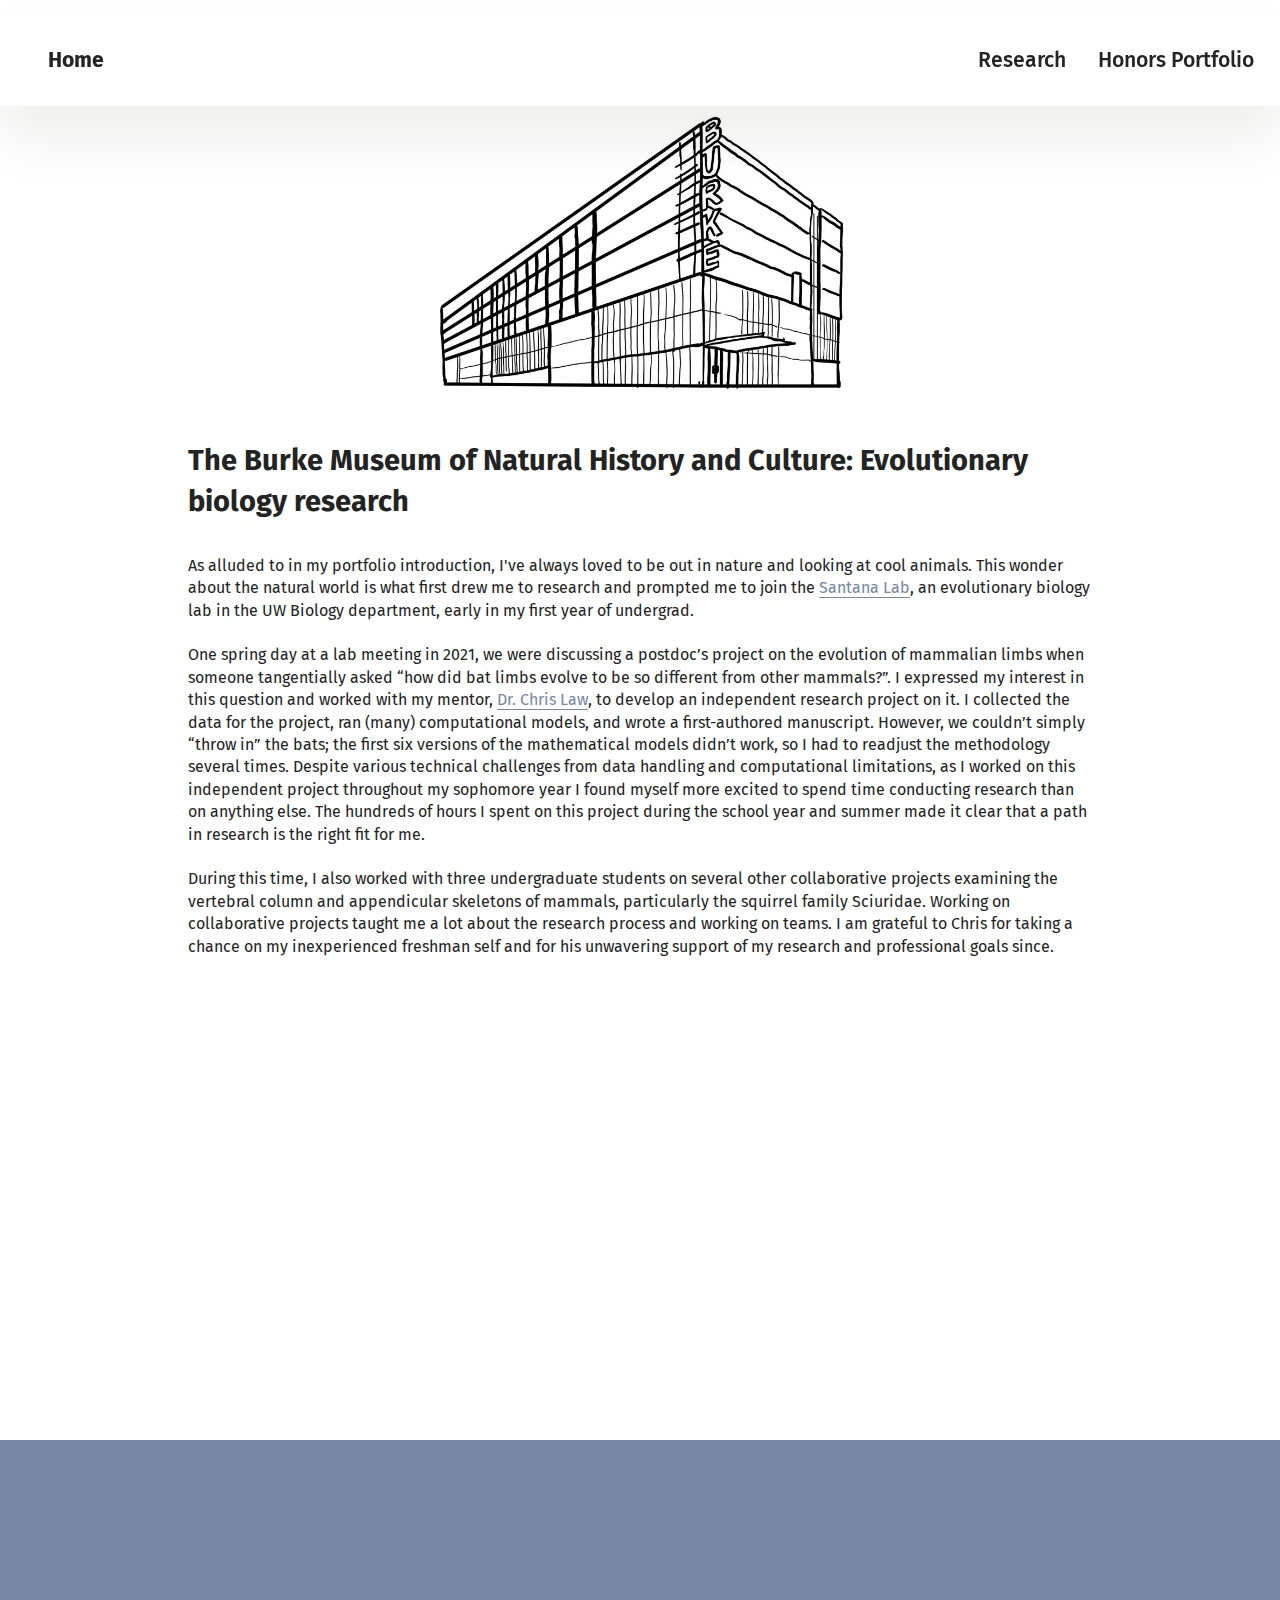
<file: page8.html>
<!DOCTYPE html>
<html  >
<head>
  <!-- Site made with Mobirise Website Builder v5.9.17, https://mobirise.com -->
  <meta charset="UTF-8">
  <meta http-equiv="X-UA-Compatible" content="IE=edge">
  <meta name="generator" content="Mobirise v5.9.17, mobirise.com">
  <meta name="viewport" content="width=device-width, initial-scale=1, minimum-scale=1">
  <link rel="shortcut icon" href="assets/images/240205-abbyburtner-jaydenbecles-248-137x91.jpg" type="image/x-icon">
  <meta name="description" content="">
  
  
  <title>santana lab</title>
  <link rel="stylesheet" href="assets/bootstrap/css/bootstrap.min.css">
  <link rel="stylesheet" href="assets/bootstrap/css/bootstrap-grid.min.css">
  <link rel="stylesheet" href="assets/bootstrap/css/bootstrap-reboot.min.css">
  <link rel="stylesheet" href="assets/animatecss/animate.css">
  <link rel="stylesheet" href="assets/dropdown/css/style.css">
  <link rel="stylesheet" href="assets/socicon/css/styles.css">
  <link rel="stylesheet" href="assets/theme/css/style.css">
  <link rel="preload" href="https://fonts.googleapis.com/css?family=Fira+Sans:100,100i,200,200i,300,300i,400,400i,500,500i,600,600i,700,700i,800,800i,900,900i&display=swap" as="style" onload="this.onload=null;this.rel='stylesheet'">
  <noscript><link rel="stylesheet" href="https://fonts.googleapis.com/css?family=Fira+Sans:100,100i,200,200i,300,300i,400,400i,500,500i,600,600i,700,700i,800,800i,900,900i&display=swap"></noscript>
  <link rel="preload" as="style" href="assets/mobirise/css/mbr-additional.css?v=qpKfCB"><link rel="stylesheet" href="assets/mobirise/css/mbr-additional.css?v=qpKfCB" type="text/css">

  
  
  
</head>
<body>
  
  <section data-bs-version="5.1" class="menu menu5 cid-ubzigQFgJW" once="menu" id="menu05-3e">
	

	<nav class="navbar navbar-dropdown navbar-fixed-top navbar-expand-lg">
		<div class="container">
			<div class="navbar-brand">
				
				<span class="navbar-caption-wrap"><a class="navbar-caption text-black text-primary display-4" href="index.html">Home</a></span>
			</div>
			<button class="navbar-toggler" type="button" data-toggle="collapse" data-bs-toggle="collapse" data-target="#navbarSupportedContent" data-bs-target="#navbarSupportedContent" aria-controls="navbarNavAltMarkup" aria-expanded="false" aria-label="Toggle navigation">
				<div class="hamburger">
					<span></span>
					<span></span>
					<span></span>
					<span></span>
				</div>
			</button>
			<div class="collapse navbar-collapse" id="navbarSupportedContent">
				<ul class="navbar-nav nav-dropdown nav-right" data-app-modern-menu="true"><li class="nav-item">
						<a class="nav-link link text-black text-primary display-4" href="research.html">Research</a>
					</li>
					<li class="nav-item">
						<a class="nav-link link text-black text-primary display-4" href="portfolio.html" aria-expanded="false">Honors Portfolio</a>
					</li></ul>
				
			</div>
		</div>
	</nav>
</section>

<section data-bs-version="5.1" class="image3 cid-udwrwu78k1" id="image3-4f">
    

    
    

    <div class="container">
        <div class="row justify-content-center">
            <div class="col-12 col-lg-5">
                <div class="image-wrapper">
                    <img src="assets/images/burke-906x641.jpg" alt="Mobirise Website Builder">
                    
                </div>
            </div>
        </div>
    </div>
</section>

<section data-bs-version="5.1" class="content5 cid-udwrwTSsIQ" id="content5-4g">
    
    <div class="container">
        <div class="row justify-content-center">
            <div class="col-md-12 col-lg-9">
                
                <h4 class="mbr-section-subtitle mbr-fonts-style mb-4 display-5"><strong>The Burke Museum of Natural History and Culture: Evolutionary biology research</strong></h4>
                <p class="mbr-text mbr-fonts-style display-7">As alluded to in my portfolio introduction, I've always loved to be out in nature and looking at cool animals. This wonder about the natural world is what first drew me to research and prompted me to join the <a href="http://faculty.washington.edu/ssantana/wordpress/" class="text-primary" target="_blank">Santana Lab</a>, an evolutionary biology lab in the UW Biology department, early in my first year of undergrad.<br><br>One spring day at a lab meeting in 2021, we were discussing a postdoc’s project on the evolution of mammalian limbs when someone tangentially asked “how did bat limbs evolve to be so different from other mammals?”. I expressed my interest in this question and worked with my mentor, <a href="https://chrisjlaw.github.io/" class="text-primary" target="_blank">Dr. Chris Law</a>, to develop an independent research project on it. I collected the data for the project, ran (many) computational models, and wrote a first-authored manuscript. However, we couldn’t simply “throw in” the bats; the first six versions of the mathematical models didn’t work, so I had to readjust the methodology several times. Despite various technical challenges from data handling and computational limitations, as I worked on this independent project throughout my sophomore year I found myself more excited to spend time conducting research than on anything else. The hundreds of hours I spent on this project during the school year and summer made it clear that a path in research is the right fit for me.<br><br>During this time, I also worked with three undergraduate students on several other collaborative projects examining the vertebral column and appendicular skeletons of mammals, particularly the squirrel family Sciuridae.&nbsp;Working on collaborative projects taught me a lot about the research process and working on teams. I am grateful to Chris for taking a chance on my inexperienced freshman self and for his unwavering support of my research and professional goals since.<br></p>
            </div>
        </div>
    </div>
</section>

<section data-bs-version="5.1" class="image1 cid-udwCtxvYIw" id="image1-4l">
    

    
    

    <div class="container">
        <div class="row align-items-center">
            <div class="col-12 col-lg-4">
                <div class="image-wrapper">
                    <img src="assets/images/20210812-150056-original-790x593.jpg" alt="Mobirise Website Builder">
                    <p class="mbr-description mbr-fonts-style pt-2 align-center display-7">A photo with my mentor Chris (left) and me (right) on a research trip to Friday Harbor Labs in August 2021 to CT scan some squirrel bones. Not many mentors take their undergrads on such a cool trip!</p>
                </div>
            </div>
            <div class="col-12 col-lg">
                <div class="text-wrapper">
                    <h3 class="mbr-section-title mbr-fonts-style mb-3 display-7"><strong>Read the papers that resulted from these projects:</strong></h3>
                    <p class="mbr-text mbr-fonts-style display-7">Burtner AE, Grossnickle DM, Santana SE, &amp; Law CJ. In revision. Gliding towards an understanding of the origin of flight in bats. PeerJ. Preprint at https://doi.org/10.1101/2022.09.26.509622.<br><br>Rickman, J*, Burtner AE*, Linden TJ, Santana SE, and Law CJ*. 2023. Size And Locomotor Ecology Have Differing Effects on the External and Internal Morphologies of Squirrel (Rodentia: Sciuridae) Limb Bones. Integrative Organismal Biology 5:obad017. https://doi.org/10.1093/iob/obad017.<br><br>Linden TJ*, Burtner AE, Rickman J, McFeely A, Santana SE, &amp; Law CJ*. 2023. Scaling patterns of body plans differ among squirrel ecotypes. 2023. PeerJ, 11:e14800. https://doi.org/10.7717/peerj.14800.</p>
                </div>
            </div>
        </div>
    </div>
</section>

<section data-bs-version="5.1" class="footer1 programm5 cid-tJS9NNcTLZ" once="footers" id="footer03-3f">

        

    

    <div class="container">
        <div class="row">

            <div class="row-links mb-4">
                <ul class="header-menu">
                  
                  
                  
                  
                <li class="header-menu-item mbr-fonts-style display-5"><a href="index.html" class="text-white">Home</a></li><li class="header-menu-item mbr-fonts-style display-5"><a href="research.html" class="text-white">Research</a></li><li class="header-menu-item mbr-fonts-style display-5"><a href="portfolio.html" class="text-white">Honors Portfolio</a></li></ul>
              </div>

            <div class="col-12">
                <div class="social-row">
                    <div class="soc-item">
                        <a href="https://www.linkedin.com/in/abigail-burtner-678241252/" target="_blank">
                            <span class="mbr-iconfont display-7 socicon-linkedin socicon"></span>
                        </a>
                    </div>
                    <div class="soc-item">
                        <a href="https://x.com/AbbyEBurtner" target="_blank">
                            <span class="mbr-iconfont socicon-twitter socicon"></span>
                        </a>
                    </div>
                    <div class="soc-item">
                        <a href="mailto:aburtner@uw.edu">
                            <span class="mbr-iconfont socicon-mail socicon"></span>
                        </a>
                    </div>
                    
                    
                </div>
            </div>
            
        </div>
    </div>
</section><section class="display-7" style="padding: 0;align-items: center;justify-content: center;flex-wrap: wrap;    align-content: center;display: flex;position: relative;height: 4rem;"><a href="https://mobiri.se/3183282" style="flex: 1 1;height: 4rem;position: absolute;width: 100%;z-index: 1;"><img alt="" style="height: 4rem;" src="[data-uri]"></a><p style="margin: 0;text-align: center;" class="display-7">&#8204;</p><a style="z-index:1" href="https://mobirise.com/builder/ai-website-creator.html">AI Website Creator</a></section><script src="assets/bootstrap/js/bootstrap.bundle.min.js"></script>  <script src="assets/smoothscroll/smooth-scroll.js"></script>  <script src="assets/ytplayer/index.js"></script>  <script src="assets/dropdown/js/navbar-dropdown.js"></script>  <script src="assets/theme/js/script.js"></script>  
  
  
 <div id="scrollToTop" class="scrollToTop mbr-arrow-up"><a style="text-align: center;"><i class="mbr-arrow-up-icon mbr-arrow-up-icon-cm cm-icon cm-icon-smallarrow-up"></i></a></div>
    <input name="animation" type="hidden">
  </body>
</html>
</file>
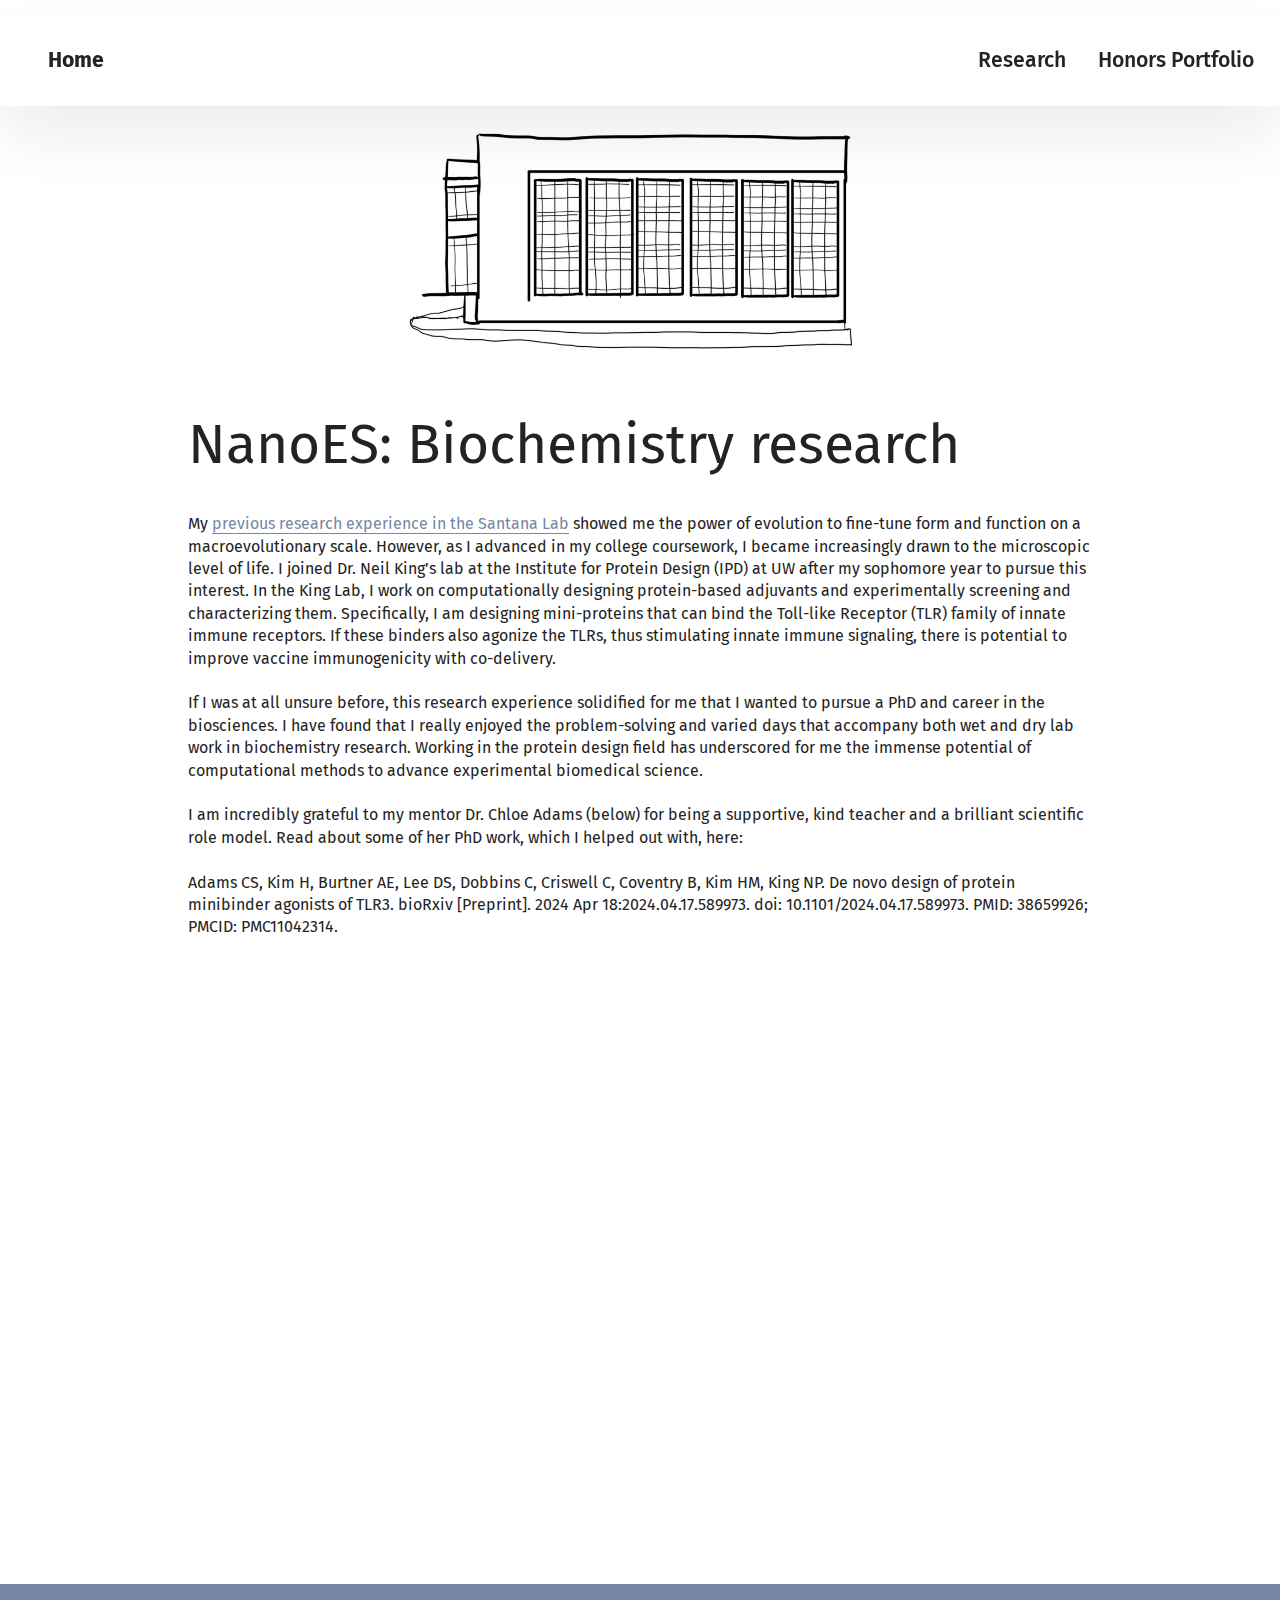
<file: page9.html>
<!DOCTYPE html>
<html  >
<head>
  <!-- Site made with Mobirise Website Builder v5.9.17, https://mobirise.com -->
  <meta charset="UTF-8">
  <meta http-equiv="X-UA-Compatible" content="IE=edge">
  <meta name="generator" content="Mobirise v5.9.17, mobirise.com">
  <meta name="viewport" content="width=device-width, initial-scale=1, minimum-scale=1">
  <link rel="shortcut icon" href="assets/images/240205-abbyburtner-jaydenbecles-248-137x91.jpg" type="image/x-icon">
  <meta name="description" content="">
  
  
  <title>king lab</title>
  <link rel="stylesheet" href="assets/bootstrap/css/bootstrap.min.css">
  <link rel="stylesheet" href="assets/bootstrap/css/bootstrap-grid.min.css">
  <link rel="stylesheet" href="assets/bootstrap/css/bootstrap-reboot.min.css">
  <link rel="stylesheet" href="assets/animatecss/animate.css">
  <link rel="stylesheet" href="assets/dropdown/css/style.css">
  <link rel="stylesheet" href="assets/socicon/css/styles.css">
  <link rel="stylesheet" href="assets/theme/css/style.css">
  <link rel="preload" href="https://fonts.googleapis.com/css?family=Fira+Sans:100,100i,200,200i,300,300i,400,400i,500,500i,600,600i,700,700i,800,800i,900,900i&display=swap" as="style" onload="this.onload=null;this.rel='stylesheet'">
  <noscript><link rel="stylesheet" href="https://fonts.googleapis.com/css?family=Fira+Sans:100,100i,200,200i,300,300i,400,400i,500,500i,600,600i,700,700i,800,800i,900,900i&display=swap"></noscript>
  <link rel="preload" as="style" href="assets/mobirise/css/mbr-additional.css?v=xITpAa"><link rel="stylesheet" href="assets/mobirise/css/mbr-additional.css?v=xITpAa" type="text/css">

  
  
  
</head>
<body>
  
  <section data-bs-version="5.1" class="menu menu5 cid-ubzigQFgJW" once="menu" id="menu05-3j">
	

	<nav class="navbar navbar-dropdown navbar-fixed-top navbar-expand-lg">
		<div class="container">
			<div class="navbar-brand">
				
				<span class="navbar-caption-wrap"><a class="navbar-caption text-black text-primary display-4" href="index.html">Home</a></span>
			</div>
			<button class="navbar-toggler" type="button" data-toggle="collapse" data-bs-toggle="collapse" data-target="#navbarSupportedContent" data-bs-target="#navbarSupportedContent" aria-controls="navbarNavAltMarkup" aria-expanded="false" aria-label="Toggle navigation">
				<div class="hamburger">
					<span></span>
					<span></span>
					<span></span>
					<span></span>
				</div>
			</button>
			<div class="collapse navbar-collapse" id="navbarSupportedContent">
				<ul class="navbar-nav nav-dropdown nav-right" data-app-modern-menu="true"><li class="nav-item">
						<a class="nav-link link text-black text-primary display-4" href="research.html">Research</a>
					</li>
					<li class="nav-item">
						<a class="nav-link link text-black text-primary display-4" href="portfolio.html" aria-expanded="false">Honors Portfolio</a>
					</li></ul>
				
			</div>
		</div>
	</nav>
</section>

<section data-bs-version="5.1" class="image3 cid-udwxtQvEIc" id="image3-4i">
    

    
    

    <div class="container">
        <div class="row justify-content-center">
            <div class="col-12 col-lg-5">
                <div class="image-wrapper">
                    <img src="assets/images/nanoes-906x552.jpg" alt="Mobirise Website Builder">
                    
                </div>
            </div>
        </div>
    </div>
</section>

<section data-bs-version="5.1" class="content5 cid-udwxtmrGIL" id="content5-4h">
    
    <div class="container">
        <div class="row justify-content-center">
            <div class="col-md-12 col-lg-9">
                
                <h4 class="mbr-section-subtitle mbr-fonts-style mb-4 display-2">NanoES: Biochemistry research</h4>
                <p class="mbr-text mbr-fonts-style display-7">My <a href="page8.html" class="text-primary">previous research experience in the Santana Lab</a> showed me the power of evolution to fine-tune form and function on a macroevolutionary scale. However, as I advanced in my college coursework, I became increasingly drawn to the microscopic level of life. I joined Dr. Neil King’s lab at the Institute for Protein Design (IPD) at UW after my sophomore year to pursue this interest. In the King Lab, I work on computationally designing protein-based adjuvants and experimentally screening and characterizing them. Specifically, I am designing mini-proteins that can bind the Toll-like Receptor (TLR) family of innate immune receptors. If these binders also agonize the TLRs, thus stimulating innate immune signaling, there is potential to improve vaccine immunogenicity with co-delivery. <br><br>If I was at all unsure before, this research experience solidified for me that I wanted to pursue a PhD and career in the biosciences.&nbsp;I have found that I really enjoyed the problem-solving and varied days that accompany both wet and dry lab work in biochemistry research. Working in the protein design field has underscored for me the immense potential of computational methods to advance experimental biomedical science.<br><br> I am incredibly grateful to my mentor Dr. Chloe Adams (below) for being a supportive, kind teacher and a brilliant scientific role model. Read about some of her PhD work, which I helped out with, here:<br><br>Adams CS, Kim H, Burtner AE, Lee DS, Dobbins C, Criswell C, Coventry B, Kim HM, King NP. De novo design of protein minibinder agonists of TLR3. bioRxiv [Preprint]. 2024 Apr 18:2024.04.17.589973. doi: 10.1101/2024.04.17.589973. PMID: 38659926; PMCID: PMC11042314.<br></p>
            </div>
        </div>
    </div>
</section>

<section data-bs-version="5.1" class="image3 cid-udwxupG9Rh" id="image3-4j">
    

    
    

    <div class="container">
        <div class="row justify-content-center">
            <div class="col-12 col-lg-7">
                <div class="image-wrapper">
                    <img src="assets/images/ich01128-1877x1251.jpg" alt="Mobirise Website Builder">
                    <p class="mbr-description mbr-fonts-style mt-2 align-center display-7">My mentor Dr. Chloe Adams and I at the&nbsp;UW's Summer Undergraduate Research Symposium in August 2022.<br></p>
                </div>
            </div>
        </div>
    </div>
</section>

<section data-bs-version="5.1" class="footer1 programm5 cid-tJS9NNcTLZ" once="footers" id="footer03-3k">

        

    

    <div class="container">
        <div class="row">

            <div class="row-links mb-4">
                <ul class="header-menu">
                  
                  
                  
                  
                <li class="header-menu-item mbr-fonts-style display-5"><a href="index.html" class="text-white">Home</a></li><li class="header-menu-item mbr-fonts-style display-5"><a href="research.html" class="text-white">Research</a></li><li class="header-menu-item mbr-fonts-style display-5"><a href="portfolio.html" class="text-white">Honors Portfolio</a></li></ul>
              </div>

            <div class="col-12">
                <div class="social-row">
                    <div class="soc-item">
                        <a href="https://www.linkedin.com/in/abigail-burtner-678241252/" target="_blank">
                            <span class="mbr-iconfont display-7 socicon-linkedin socicon"></span>
                        </a>
                    </div>
                    <div class="soc-item">
                        <a href="https://x.com/AbbyEBurtner" target="_blank">
                            <span class="mbr-iconfont socicon-twitter socicon"></span>
                        </a>
                    </div>
                    <div class="soc-item">
                        <a href="mailto:aburtner@uw.edu">
                            <span class="mbr-iconfont socicon-mail socicon"></span>
                        </a>
                    </div>
                    
                    
                </div>
            </div>
            
        </div>
    </div>
</section><section class="display-7" style="padding: 0;align-items: center;justify-content: center;flex-wrap: wrap;    align-content: center;display: flex;position: relative;height: 4rem;"><a href="https://mobiri.se/3183282" style="flex: 1 1;height: 4rem;position: absolute;width: 100%;z-index: 1;"><img alt="" style="height: 4rem;" src="[data-uri]"></a><p style="margin: 0;text-align: center;" class="display-7">&#8204;</p><a style="z-index:1" href="https://mobirise.com"> Website Builder Software</a></section><script src="assets/bootstrap/js/bootstrap.bundle.min.js"></script>  <script src="assets/smoothscroll/smooth-scroll.js"></script>  <script src="assets/ytplayer/index.js"></script>  <script src="assets/dropdown/js/navbar-dropdown.js"></script>  <script src="assets/theme/js/script.js"></script>  
  
  
 <div id="scrollToTop" class="scrollToTop mbr-arrow-up"><a style="text-align: center;"><i class="mbr-arrow-up-icon mbr-arrow-up-icon-cm cm-icon cm-icon-smallarrow-up"></i></a></div>
    <input name="animation" type="hidden">
  </body>
</html>
</file>
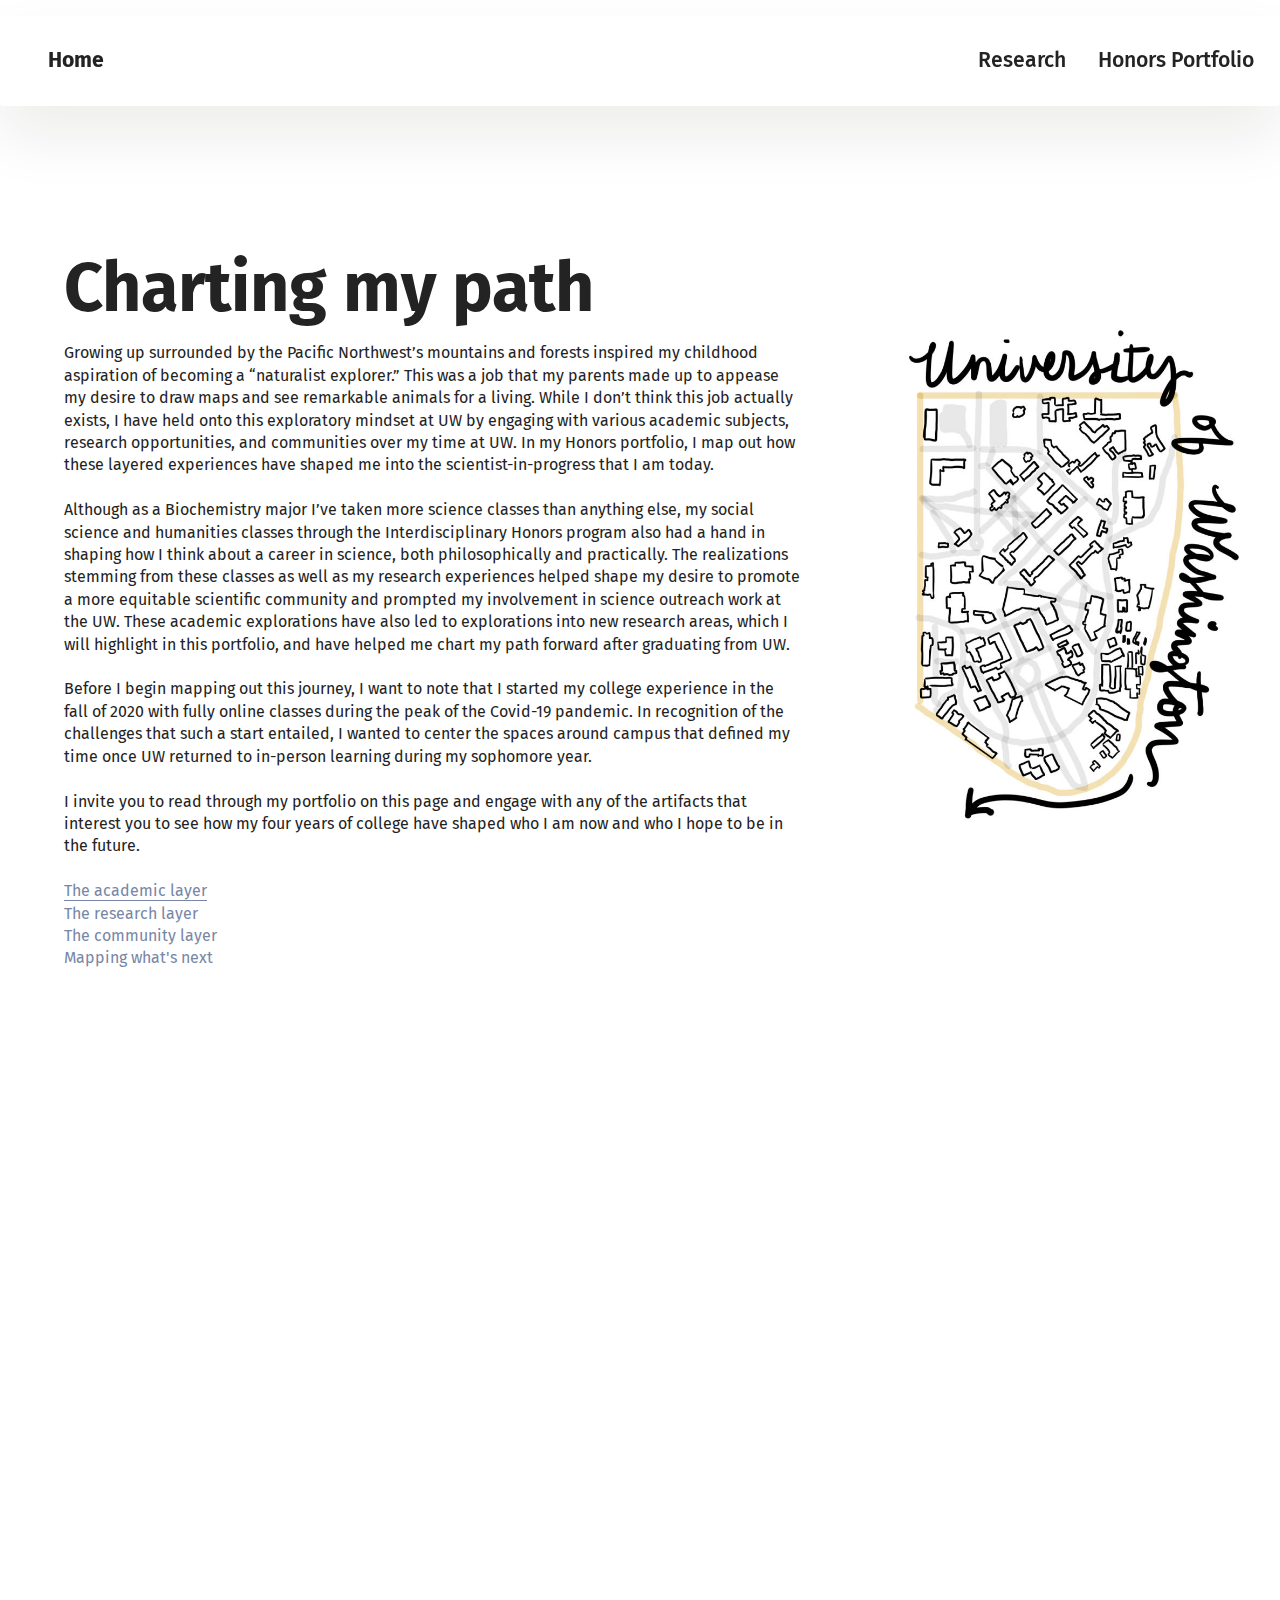
<file: portfolio.html>
<!DOCTYPE html>
<html  >
<head>
  <!-- Site made with Mobirise Website Builder v5.9.17, https://mobirise.com -->
  <meta charset="UTF-8">
  <meta http-equiv="X-UA-Compatible" content="IE=edge">
  <meta name="generator" content="Mobirise v5.9.17, mobirise.com">
  <meta name="viewport" content="width=device-width, initial-scale=1, minimum-scale=1">
  <link rel="shortcut icon" href="assets/images/240205-abbyburtner-jaydenbecles-248-137x91.jpg" type="image/x-icon">
  <meta name="description" content="">
  
  
  <title>Honors Portfolio</title>
  <link rel="stylesheet" href="assets/bootstrap/css/bootstrap.min.css">
  <link rel="stylesheet" href="assets/bootstrap/css/bootstrap-grid.min.css">
  <link rel="stylesheet" href="assets/bootstrap/css/bootstrap-reboot.min.css">
  <link rel="stylesheet" href="assets/animatecss/animate.css">
  <link rel="stylesheet" href="assets/dropdown/css/style.css">
  <link rel="stylesheet" href="assets/socicon/css/styles.css">
  <link rel="stylesheet" href="assets/theme/css/style.css">
  <link rel="preload" href="https://fonts.googleapis.com/css?family=Fira+Sans:100,100i,200,200i,300,300i,400,400i,500,500i,600,600i,700,700i,800,800i,900,900i&display=swap" as="style" onload="this.onload=null;this.rel='stylesheet'">
  <noscript><link rel="stylesheet" href="https://fonts.googleapis.com/css?family=Fira+Sans:100,100i,200,200i,300,300i,400,400i,500,500i,600,600i,700,700i,800,800i,900,900i&display=swap"></noscript>
  <link rel="preload" as="style" href="assets/mobirise/css/mbr-additional.css?v=00Idfg"><link rel="stylesheet" href="assets/mobirise/css/mbr-additional.css?v=00Idfg" type="text/css">

  
  
  
</head>
<body>
  
  <section data-bs-version="5.1" class="menu menu5 cid-ubzigQFgJW" once="menu" id="menu05-1w">
	

	<nav class="navbar navbar-dropdown navbar-fixed-top navbar-expand-lg">
		<div class="container">
			<div class="navbar-brand">
				
				<span class="navbar-caption-wrap"><a class="navbar-caption text-black text-primary display-4" href="index.html">Home</a></span>
			</div>
			<button class="navbar-toggler" type="button" data-toggle="collapse" data-bs-toggle="collapse" data-target="#navbarSupportedContent" data-bs-target="#navbarSupportedContent" aria-controls="navbarNavAltMarkup" aria-expanded="false" aria-label="Toggle navigation">
				<div class="hamburger">
					<span></span>
					<span></span>
					<span></span>
					<span></span>
				</div>
			</button>
			<div class="collapse navbar-collapse" id="navbarSupportedContent">
				<ul class="navbar-nav nav-dropdown nav-right" data-app-modern-menu="true"><li class="nav-item">
						<a class="nav-link link text-black text-primary display-4" href="research.html">Research</a>
					</li>
					<li class="nav-item">
						<a class="nav-link link text-black text-primary display-4" href="portfolio.html" aria-expanded="false">Honors Portfolio</a>
					</li></ul>
				
			</div>
		</div>
	</nav>
</section>

<section data-bs-version="5.1" class="image2 cid-ubVGcaBJhm" id="image2-29">
    

    
    

    <div class="container">
        <div class="row align-items-center">
            <div class="col-12 col-lg-4">
                <div class="image-wrapper">
                    <img src="assets/images/img-47514f30df98-1-712x946.jpg" alt="Mobirise Website Builder">
                    
                </div>
            </div>
            <div class="col-12 col-lg">
                <div class="text-wrapper">
                    <h3 class="mbr-section-title mbr-fonts-style mb-3 display-1"><strong><br></strong><strong>Charting my path</strong></h3>
                    <p class="mbr-text mbr-fonts-style display-7">Growing up surrounded by the Pacific Northwest’s mountains and forests inspired my childhood aspiration of becoming a “naturalist explorer.” This was a job that my parents made up to appease my desire to draw maps and see remarkable animals for a living. While I don’t think this job actually exists, I have held onto this exploratory mindset at UW by engaging with various academic subjects, research opportunities, and communities over my time at UW. In my Honors portfolio, I map out how these layered experiences have shaped me into the scientist-in-progress that I am today.<br><br>Although as a Biochemistry major I’ve taken more science classes than anything else, my social science and humanities classes through the Interdisciplinary Honors program also had a hand in shaping how I think about a career in science, both philosophically and practically. The realizations stemming from these classes as well as my research experiences helped shape my desire to promote a more equitable scientific community and prompted my involvement in science outreach work at the UW. These academic explorations have also led to explorations into new research areas, which I will highlight in this portfolio, and have helped me chart my path forward after graduating from UW. <br><br>Before I begin mapping out this journey, I want to note that I started my college experience in the fall of 2020 with fully online classes during the peak of the Covid-19 pandemic. In recognition of the challenges that such a start entailed, I wanted to center the spaces around campus that defined my time once UW returned to in-person learning during my sophomore year.<br><br>I invite you to read through my portfolio on this page and engage with any of the artifacts that interest you to see how my four years of college have shaped who I am now and who I hope to be in the future.<br><br><a href="portfolio.html#image1-2c" class="text-primary">The academic layer</a><br><a href="portfolio.html#image03-2k" class="text-primary">The research layer</a><br><a href="portfolio.html#image03-2m" class="text-primary">The community layer</a><br><a href="portfolio.html#image1-2j" class="text-primary">Mapping what's next</a><br></p>
                </div>
            </div>
        </div>
    </div>
</section>

<section data-bs-version="5.1" class="content5 cid-udxjyklRKC" id="content5-4y">
    
    <div class="container">
        <div class="row justify-content-center">
            <div class="col-md-12 col-lg-11">
                
                
                <p class="mbr-text mbr-fonts-style display-7"><em>Technical note: If you click on an artifact, the "back" arrow on your browser should take you back to this main page and the specific layer you were on. The ^ symbol on the bottom right of the page will always take you back to the top of the page. Also, this page might look better if you zoom out (command &amp; - ke</em><em>ys).</em><br></p>
            </div>
        </div>
    </div>
</section>

<section data-bs-version="5.1" class="image1 cid-ubVHEIAdlH" id="image1-2c">
    

    
    

    <div class="container">
        <div class="row align-items-center">
            <div class="col-12 col-lg-4">
                <div class="image-wrapper">
                    <img src="assets/images/img-b3572b02e709-1-712x472.jpg" alt="Mobirise Website Builder">
                    
                </div>
            </div>
            <div class="col-12 col-lg">
                <div class="text-wrapper">
                    <h3 class="mbr-section-title mbr-fonts-style mb-3 display-1">
                        <strong>Academics</strong></h3>
                    <p class="mbr-text mbr-fonts-style display-7">I came to the UW from my hometown of Olympia, WA knowing little about what I wanted to do, so I took classes from physics to literature to philosophy during my freshman year to narrow down my interests. I ended up finding myself fascinated by chemistry after taking the <a href="page5.html" class="text-primary">Honors General Chemistry series classes</a>. While I didn't get to set foot in the home of the Chemistry department,&nbsp;Bagley Hall, during my freshman year, I spent a lot of time there during my sophomore year while completing the organic chemistry lectures and labs. <br><br>In retrospect, these introductory classes laid the foundation for my decision to pursue a Biochemistry major and a career in science. By the time I took <a href="page6.html" class="text-primary">Honors Biochemistry</a> during my junior year (which I studied a lot for in Suzzallo Library), it became clear that I was most interested in biology at this physical/chemical level.&nbsp;<br><br>My social science and humanities classes also had a hand in shaping how I think about a career in science. Honors classes on the <a href="page7.html" class="text-primary">philosophy of AI</a> (in Parrington Hall) and health inequities helped me reckon with the nature of the scientific process and how science, despite people’s (often) best intentions, can have detrimental effects on society. These classes shaped my realization that scientists have a duty to contribute to the inclusivity and equity of the scientific community.</p>
                </div>
            </div>
        </div>
    </div>
</section>

<section data-bs-version="5.1" class="image01 cid-ucBYehvA1d" id="image01-2l">
  

  
  

  <div class="container">
    <div class="row justify-content-center">
      <div class="col-12 col-lg-7">
        <div class="image-wrapper mb-4">
          <img class="w-100" src="assets/images/img-a393b448ed77-1-1295x939.jpg" alt="Mobirise Website Builder">
        </div>
        
        
      </div>
    </div>
  </div>
</section>

<section data-bs-version="5.1" class="features13 start cid-udxly9HkEE" id="features013-51">
    

<div class="container-fluid">
  <div class="row justify-content-center">
    <div class="col-12 content-head">
      
    </div>
  </div>
  <div class="row mbr-section-content">
    <div class="item features-image col-6 col-md-4 col-lg-4 active">
      <div class="item-wrapper">
        <div class="item-img">
          <a href="page5.html"><img src="assets/images/bagley-1-790x491.jpeg" alt="Mobirise Website Builder" title="" data-slide-to="0" data-bs-slide-to="0"></a>
        </div>
        <div class="item-content align-left mt-3">
          <h5 class="item-title mbr-fonts-style mb-3 display-7"><a href="page5.html" class="text-primary">Bagley Hall: Honors Chemistry (CHEM 1X5)</a></h5>
          
          
        </div>
        
      </div>
    </div>
    
    
    <div class="item features-image col-6 col-md-4 col-lg-4">
      <div class="item-wrapper">
        <div class="item-img">
          <a href="page7.html"><img src="assets/images/img-4a9687e08311-1-790x401.jpg" alt="Mobirise Website Builder" title="" data-slide-to="1" data-bs-slide-to="1"></a>
        </div>
        <div class="item-content align-left mt-3">
          <h5 class="item-title mbr-fonts-style mb-3 display-7"><a href="page7.html" class="text-primary">Parrington Hall: Philosophy of AI (HONORS 222)</a></h5>
          
          
        </div>
        
      </div>
    </div><div class="item features-image col-6 col-md-4 col-lg-4">
      <div class="item-wrapper">
        <div class="item-img">
          <a href="page6.html"><img src="assets/images/suzz-790x515.jpeg" alt="Mobirise Website Builder" title="" data-slide-to="2" data-bs-slide-to="2"></a>
        </div>
        <div class="item-content align-left mt-3">
          <h5 class="item-title mbr-fonts-style mb-3 display-7"><a href="page6.html" class="text-primary">Suzzallo Library: Honors Biochemistry (BIOC 450)</a></h5>
          
          
        </div>
        
      </div>
    </div>
    
    

  </div>
</div>
</section>

<section data-bs-version="5.1" class="image3 cid-ucBS52RIPo" id="image03-2k">
  

  
  

  <div class="container">
    <div class="row justify-content-center">
      <div class="col-12 col-lg-9">
        <h4 class="mbr-description mbr-fonts-style mb-3 align-center display-1">
          <strong>Research</strong></h4>
        <p class="mbr-description mbr-fonts-style mb-4 align-center display-7">
          While classes underpinned my UW experience, my research experiences were probably the most formative parts of my time in college. I first got involved in research during my freshman year when I joined an <a href="page8.html" class="text-primary">evolutionary biology lab</a>&nbsp;where I got to work at the Burke Museum of Natural History and Culture. Over my freshman and sophomore years there, I learned a lot about&nbsp;the power of evolution to fine-tune form and function on a macroevolutionary scale. <br><br>However, as I advanced in my college coursework, I became increasingly drawn to the microscopic level of life, so I joined a <a href="page9.html" class="text-primary">biochemistry lab</a> after my sophomore year and worked there throughout my junior and senior years--meaning I've spent a lot of time in lab at the Nanoengineering &amp; Sciences (NanoES) Building. <br><br>To explore more biochemistry in a different context, I undertook an internship with the German Academic Exchange Service’s program, <a href="https://www.daad.de/rise/en/rise-germany/find-an-internship/application-portal/" class="text-primary" target="_blank">DAAD RISE</a>, in the summer before my senior year. There, I conducted research in a <a href="page10.html" class="text-primary">biophysical chemistry lab </a>at Hannover Medical School in Germany. Together, these research experiences spanning several different disciplines and scales of biology have allowed me to discover that I love the research process and intend to pursue a PhD in the biosciences after college.</p>
        <div class="image-wrapper">
          <img class="w-100" src="assets/images/img-2db5d7c4e0ad-1-1295x735.jpg" alt="Mobirise Website Builder">
        </div>
      </div>
    </div>
  </div>
</section>

<section data-bs-version="5.1" class="features13 start cid-udxjZuJySk" id="features013-4z">
    

<div class="container-fluid">
  <div class="row justify-content-center">
    <div class="col-12 content-head">
      
    </div>
  </div>
  <div class="row mbr-section-content">
    <div class="item features-image col-6 col-md-4 col-lg-4 active">
      <div class="item-wrapper">
        <div class="item-img">
          <a href="page8.html"><img src="assets/images/burke-790x559.jpeg" alt="Mobirise Website Builder" title="" data-slide-to="0" data-bs-slide-to="0"></a>
        </div>
        <div class="item-content align-left mt-3">
          <h5 class="item-title mbr-fonts-style mb-3 display-7"><strong><a href="page8.html" class="text-primary">Burke Museum: Evolutionary biology research</a></strong></h5>
          
          
        </div>
        
      </div>
    </div>
    
    
    <div class="item features-image col-6 col-md-4 col-lg-4">
      <div class="item-wrapper">
        <div class="item-img">
          <a href="page9.html"><img src="assets/images/nanoes-790x481.jpg" alt="Mobirise Website Builder" title="" data-slide-to="1" data-bs-slide-to="1"></a>
        </div>
        <div class="item-content align-left mt-3">
          <h5 class="item-title mbr-fonts-style mb-3 display-7"><strong><a href="page9.html" class="text-primary">Nanoengineering &amp; Sciences Building: Biochemistry research</a></strong></h5>
          
          
        </div>
        
      </div>
    </div><div class="item features-image col-6 col-md-4 col-lg-4">
      <div class="item-wrapper">
        <div class="item-img">
          <a href="page10.html"><img src="assets/images/husky-100-790x576.jpeg" alt="Mobirise Website Builder" title="" data-slide-to="2" data-bs-slide-to="2"></a>
        </div>
        <div class="item-content align-left mt-3">
          <h5 class="item-title mbr-fonts-style mb-3 display-7"><strong><a href="page10.html" class="text-primary">Hannover Medical School: Biophysical chemistry research</a></strong></h5>
          
          
        </div>
        
      </div>
    </div>
    
    

  </div>
</div>
</section>

<section data-bs-version="5.1" class="image3 cid-ucBYIfWfZz" id="image03-2m">
  

  
  

  <div class="container">
    <div class="row justify-content-center">
      <div class="col-12 col-lg-9">
        <h4 class="mbr-description mbr-fonts-style mb-3 align-center display-1"><strong>Community</strong></h4>
        <p class="mbr-description mbr-fonts-style mb-4 align-center display-7">
           My time at UW both inside and outside the classroom has been unquestionably shaped by the people I met here. I've always been an avid runner, so the first community I joined at UW was the <a href="page11.html" class="text-primary">Husky Running Club </a>in spring of my freshman year. I learned a lot about leadership during my tenure as an officer in that club--and spent a lot of time at the HUB figuring out how to run a student club after the pandemic-era disruptions. <br><br>After my freshman year, I got involved in research outreach and education/community building with the <a href="page13.html" class="text-primary">Office of Undergraduate Research</a>, centered at Mary Gates Hall, and the student club <a href="page12.html" class="text-primary">Biology Students for Equity</a>, based primarily at the Life Sciences Building. The communities I found via these organizations were critical to getting me through college -- as were the music and books I listened to and read throughout my four years here.</p>
        <div class="image-wrapper">
          <img class="w-100" src="assets/images/img-2e349ae13582-1-1295x769.jpg" alt="Mobirise Website Builder">
        </div>
      </div>
    </div>
  </div>
</section>

<section data-bs-version="5.1" class="features13 start cid-udxkMLshF4" id="features013-50">
    

<div class="container-fluid">
  <div class="row justify-content-center">
    <div class="col-12 content-head">
      
    </div>
  </div>
  <div class="row mbr-section-content">
    <div class="item features-image col-6 col-md-4 col-lg-3 active">
      <div class="item-wrapper">
        <div class="item-img">
          <a href="page11.html"><img src="assets/images/hub-577x371.jpg" alt="Mobirise Website Builder" title="" data-slide-to="0" data-bs-slide-to="0"></a>
        </div>
        <div class="item-content align-left mt-3">
          <h5 class="item-title mbr-fonts-style mb-3 display-7"><a href="page11.html" class="text-primary">The Husky Union Building (HUB): Officer for the Husky Running Club</a></h5>
          
          
        </div>
        
      </div>
    </div>
    
    
    <div class="item features-image col-6 col-md-4 col-lg-3">
      <div class="item-wrapper">
        <div class="item-img">
          <a href="page13.html"><img src="assets/images/mary-gates-577x404.jpg" alt="Mobirise Website Builder" title="" data-slide-to="1" data-bs-slide-to="1"></a>
        </div>
        <div class="item-content align-left mt-3">
          <h5 class="item-title mbr-fonts-style mb-3 display-7"><a href="page13.html" class="text-primary">Mary Gates Hall: Undergraduate Research Leader</a></h5>
          
          
        </div>
        
      </div>
    </div><div class="item features-image col-6 col-md-4 col-lg-3">
      <div class="item-wrapper">
        <div class="item-img">
          <a href="page12.html"><img src="assets/images/lsb-577x434.jpg" alt="Mobirise Website Builder" title="" data-slide-to="2" data-bs-slide-to="2"></a>
        </div>
        <div class="item-content align-left mt-3">
          <h5 class="item-title mbr-fonts-style mb-3 display-7"><a href="page12.html" class="text-primary">Life Sciences Building: Officer for the club Biology Students for Equity (BSE)</a></h5>
          
          
        </div>
        
      </div>
    </div><div class="item features-image col-6 col-md-4 col-lg-3">
      <div class="item-wrapper">
        <div class="item-img">
          <a href="page4.html"><img src="assets/images/denny-1302x1073.jpeg" alt="Mobirise Website Builder" title="" data-slide-to="3" data-bs-slide-to="3"></a>
        </div>
        <div class="item-content align-left mt-3">
          <h5 class="item-title mbr-fonts-style mb-3 display-7"><a href="page4.html" class="text-primary">Denny Lawn: My favorite place on campus to read &amp; listen to music &lt;3</a></h5>
          
          
        </div>
        
      </div>
    </div>
    
    

  </div>
</div>
</section>

<section data-bs-version="5.1" class="image1 cid-ubVK2X7Zx0" id="image1-2j">
    

    
    

    <div class="container">
        <div class="row align-items-center">
            <div class="col-12 col-lg-4">
                <div class="image-wrapper">
                    <img src="assets/images/img-a1e3843b1d79-1-712x670.jpg" alt="Mobirise Website Builder">
                    
                </div>
            </div>
            <div class="col-12 col-lg">
                <div class="text-wrapper">
                    <h3 class="mbr-section-title mbr-fonts-style mb-3 display-1">
                        <strong>Mapping what's next</strong></h3>
                    <p class="mbr-text mbr-fonts-style display-7">Now, four years after this journey began, I am graduating this spring 2024 with Interdisciplinary and Departmental Honors in Biochemistry and minors in Data Science and Chemistry. Through my academic, research, and community-building experiences at the UW, I have discovered that I want to pursue a career in science. Specifically, I aspire to be a professor leading a research team investigating the molecular mechanisms of the immune system. I then hope to harness this knowledge to design therapeutics for globally impactful infectious diseases and underresearched autoimmune diseases.<br><br>To reach this goal, I am thrilled to be heading to the University of Cambridge next year to obtain a master’s in Pathology after being one of 16 Americans this year awarded a Churchill Scholarship. I will be learning immunological techniques that will build on my UW research experiences and set me up to pursue my Ph.D. in Biophysics at UC Berkeley starting the following year. I anticipate that working in an international context will help me grow as a person and scientist and create international collaborations during my career, which are necessary to confront biomedical issues like infectious diseases with worldwide health impacts.</p>
                </div>
            </div>
        </div>
    </div>
</section>

<section data-bs-version="5.1" class="footer1 programm5 cid-tJS9NNcTLZ" once="footers" id="footer03-1x">

        

    

    <div class="container">
        <div class="row">

            <div class="row-links mb-4">
                <ul class="header-menu">
                  
                  
                  
                  
                <li class="header-menu-item mbr-fonts-style display-5"><a href="index.html" class="text-white">Home</a></li><li class="header-menu-item mbr-fonts-style display-5"><a href="research.html" class="text-white">Research</a></li><li class="header-menu-item mbr-fonts-style display-5"><a href="portfolio.html" class="text-white">Honors Portfolio</a></li></ul>
              </div>

            <div class="col-12">
                <div class="social-row">
                    <div class="soc-item">
                        <a href="https://www.linkedin.com/in/abigail-burtner-678241252/" target="_blank">
                            <span class="mbr-iconfont display-7 socicon-linkedin socicon"></span>
                        </a>
                    </div>
                    <div class="soc-item">
                        <a href="https://x.com/AbbyEBurtner" target="_blank">
                            <span class="mbr-iconfont socicon-twitter socicon"></span>
                        </a>
                    </div>
                    <div class="soc-item">
                        <a href="mailto:aburtner@uw.edu">
                            <span class="mbr-iconfont socicon-mail socicon"></span>
                        </a>
                    </div>
                    
                    
                </div>
            </div>
            
        </div>
    </div>
</section><section class="display-7" style="padding: 0;align-items: center;justify-content: center;flex-wrap: wrap;    align-content: center;display: flex;position: relative;height: 4rem;"><a href="https://mobiri.se/3183282" style="flex: 1 1;height: 4rem;position: absolute;width: 100%;z-index: 1;"><img alt="" style="height: 4rem;" src="[data-uri]"></a><p style="margin: 0;text-align: center;" class="display-7">&#8204;</p><a style="z-index:1" href="https://mobirise.com/builder/ai-website-creator.html">Best AI Website Creator</a></section><script src="assets/bootstrap/js/bootstrap.bundle.min.js"></script>  <script src="assets/smoothscroll/smooth-scroll.js"></script>  <script src="assets/ytplayer/index.js"></script>  <script src="assets/dropdown/js/navbar-dropdown.js"></script>  <script src="assets/theme/js/script.js"></script>  
  
  
 <div id="scrollToTop" class="scrollToTop mbr-arrow-up"><a style="text-align: center;"><i class="mbr-arrow-up-icon mbr-arrow-up-icon-cm cm-icon cm-icon-smallarrow-up"></i></a></div>
    <input name="animation" type="hidden">
  </body>
</html>
</file>
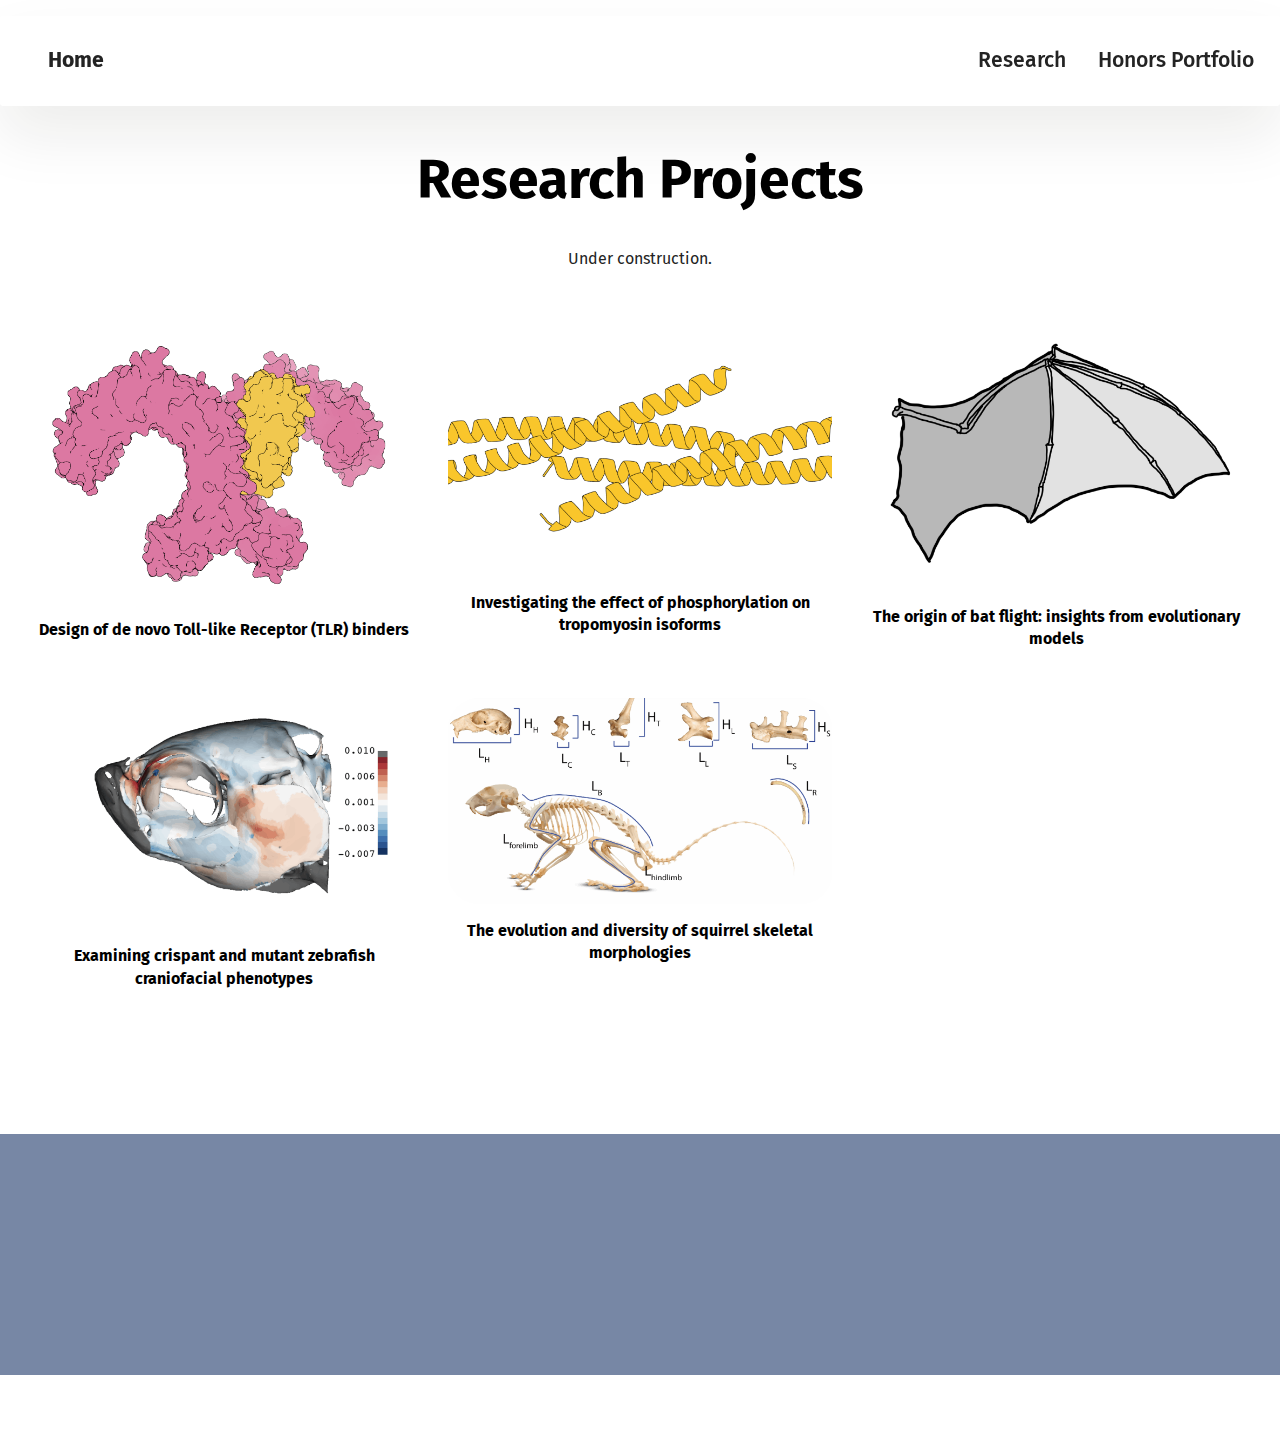
<file: research.html>
<!DOCTYPE html>
<html  >
<head>
  <!-- Site made with Mobirise Website Builder v5.9.17, https://mobirise.com -->
  <meta charset="UTF-8">
  <meta http-equiv="X-UA-Compatible" content="IE=edge">
  <meta name="generator" content="Mobirise v5.9.17, mobirise.com">
  <meta name="viewport" content="width=device-width, initial-scale=1, minimum-scale=1">
  <link rel="shortcut icon" href="assets/images/240205-abbyburtner-jaydenbecles-248-137x91.jpg" type="image/x-icon">
  <meta name="description" content="">
  
  
  <title>Research</title>
  <link rel="stylesheet" href="assets/bootstrap/css/bootstrap.min.css">
  <link rel="stylesheet" href="assets/bootstrap/css/bootstrap-grid.min.css">
  <link rel="stylesheet" href="assets/bootstrap/css/bootstrap-reboot.min.css">
  <link rel="stylesheet" href="assets/animatecss/animate.css">
  <link rel="stylesheet" href="assets/dropdown/css/style.css">
  <link rel="stylesheet" href="assets/socicon/css/styles.css">
  <link rel="stylesheet" href="assets/theme/css/style.css">
  <link rel="preload" href="https://fonts.googleapis.com/css?family=Fira+Sans:100,100i,200,200i,300,300i,400,400i,500,500i,600,600i,700,700i,800,800i,900,900i&display=swap" as="style" onload="this.onload=null;this.rel='stylesheet'">
  <noscript><link rel="stylesheet" href="https://fonts.googleapis.com/css?family=Fira+Sans:100,100i,200,200i,300,300i,400,400i,500,500i,600,600i,700,700i,800,800i,900,900i&display=swap"></noscript>
  <link rel="preload" as="style" href="assets/mobirise/css/mbr-additional.css?v=BdlUUp"><link rel="stylesheet" href="assets/mobirise/css/mbr-additional.css?v=BdlUUp" type="text/css">

  
  
  
</head>
<body>
  
  <section data-bs-version="5.1" class="menu menu5 cid-ubzigQFgJW" once="menu" id="menu05-1y">
	

	<nav class="navbar navbar-dropdown navbar-fixed-top navbar-expand-lg">
		<div class="container">
			<div class="navbar-brand">
				
				<span class="navbar-caption-wrap"><a class="navbar-caption text-black text-primary display-4" href="index.html">Home</a></span>
			</div>
			<button class="navbar-toggler" type="button" data-toggle="collapse" data-bs-toggle="collapse" data-target="#navbarSupportedContent" data-bs-target="#navbarSupportedContent" aria-controls="navbarNavAltMarkup" aria-expanded="false" aria-label="Toggle navigation">
				<div class="hamburger">
					<span></span>
					<span></span>
					<span></span>
					<span></span>
				</div>
			</button>
			<div class="collapse navbar-collapse" id="navbarSupportedContent">
				<ul class="navbar-nav nav-dropdown nav-right" data-app-modern-menu="true"><li class="nav-item">
						<a class="nav-link link text-black text-primary display-4" href="research.html">Research</a>
					</li>
					<li class="nav-item">
						<a class="nav-link link text-black text-primary display-4" href="portfolio.html" aria-expanded="false">Honors Portfolio</a>
					</li></ul>
				
			</div>
		</div>
	</nav>
</section>

<section data-bs-version="5.1" class="features13 start cid-ubVvixVKwK" id="features013-26">
    

<div class="container-fluid">
  <div class="row justify-content-center">
    <div class="col-12 content-head">
      <div class="mbr-section-head mb-5">
        <h4 class="mbr-section-title mbr-fonts-style align-center mb-0 display-2">
          <strong>Research Projects</strong></h4>
        <h5 class="mbr-section-subtitle mbr-fonts-style align-center mb-0 mt-4 display-7">Under construction.</h5>
      </div>
    </div>
  </div>
  <div class="row mbr-section-content">
    <div class="item features-image col-6 col-md-4 col-lg-4 active">
      <div class="item-wrapper">
        <div class="item-img">
          <img src="assets/images/screenshot-2024-05-05-at-11.40.38-am-712x528.png" alt="Mobirise Website Builder" title="" data-slide-to="0" data-bs-slide-to="0">
        </div>
        <div class="item-content align-left mt-3">
          <h5 class="item-title mbr-fonts-style mb-3 display-7">
            <strong>Design of de novo Toll-like Receptor (TLR) binders</strong></h5>
          
          
        </div>
        
      </div>
    </div>
    
    
    <div class="item features-image col-6 col-md-4 col-lg-4">
      <div class="item-wrapper">
        <div class="item-img">
          <img src="assets/images/tpm-1-712x596.png" alt="Mobirise Website Builder" title="" data-slide-to="1" data-bs-slide-to="1">
        </div>
        <div class="item-content align-left mt-3">
          <h5 class="item-title mbr-fonts-style mb-3 display-7"><strong>Investigating the effect of phosphorylation on tropomyosin isoforms</strong></h5>
          
          
        </div>
        
      </div>
    </div><div class="item features-image col-6 col-md-4 col-lg-4">
      <div class="item-wrapper">
        <div class="item-img">
          <img src="assets/images/bat-project-712x503.png" alt="Mobirise Website Builder" title="" data-slide-to="2" data-bs-slide-to="2">
        </div>
        <div class="item-content align-left mt-3">
          <h5 class="item-title mbr-fonts-style mb-3 display-7"><strong>The origin of bat flight: insights from evolutionary models</strong></h5>
          
          
        </div>
        
      </div>
    </div><div class="item features-image col-6 col-md-4 col-lg-4">
      <div class="item-wrapper">
        <div class="item-img">
          <img src="assets/images/screenshot-2024-05-05-at-12.04.55-pm-712x428.png" alt="Mobirise Website Builder" title="" data-slide-to="3" data-bs-slide-to="3">
        </div>
        <div class="item-content align-left mt-3">
          <h5 class="item-title mbr-fonts-style mb-3 display-7"><strong>​Examining crispant and mutant zebrafish craniofacial phenotypes</strong></h5>
          
          
        </div>
        
      </div>
    </div>
    <div class="item features-image col-6 col-md-4 col-lg-4">
      <div class="item-wrapper">
        <div class="item-img">
          <img src="assets/images/squirrel-body-shape-overview-712x381.png" alt="Mobirise Website Builder" title="" data-slide-to="4" data-bs-slide-to="4">
        </div>
        <div class="item-content align-left mt-3">
          <h5 class="item-title mbr-fonts-style mb-3 display-7"><strong>The evolution and diversity of squirrel skeletal morphologies</strong></h5>
          
          
        </div>
        
      </div>
    </div>
    

  </div>
</div>
</section>

<section data-bs-version="5.1" class="footer1 programm5 cid-tJS9NNcTLZ" once="footers" id="footer03-1z">

        

    

    <div class="container">
        <div class="row">

            <div class="row-links mb-4">
                <ul class="header-menu">
                  
                  
                  
                  
                <li class="header-menu-item mbr-fonts-style display-5"><a href="index.html" class="text-white">Home</a></li><li class="header-menu-item mbr-fonts-style display-5"><a href="research.html" class="text-white">Research</a></li><li class="header-menu-item mbr-fonts-style display-5"><a href="portfolio.html" class="text-white">Honors Portfolio</a></li></ul>
              </div>

            <div class="col-12">
                <div class="social-row">
                    <div class="soc-item">
                        <a href="https://www.linkedin.com/in/abigail-burtner-678241252/" target="_blank">
                            <span class="mbr-iconfont display-7 socicon-linkedin socicon"></span>
                        </a>
                    </div>
                    <div class="soc-item">
                        <a href="https://x.com/AbbyEBurtner" target="_blank">
                            <span class="mbr-iconfont socicon-twitter socicon"></span>
                        </a>
                    </div>
                    <div class="soc-item">
                        <a href="mailto:aburtner@uw.edu">
                            <span class="mbr-iconfont socicon-mail socicon"></span>
                        </a>
                    </div>
                    
                    
                </div>
            </div>
            
        </div>
    </div>
</section><section class="display-7" style="padding: 0;align-items: center;justify-content: center;flex-wrap: wrap;    align-content: center;display: flex;position: relative;height: 4rem;"><a href="https://mobiri.se/3183282" style="flex: 1 1;height: 4rem;position: absolute;width: 100%;z-index: 1;"><img alt="" style="height: 4rem;" src="[data-uri]"></a><p style="margin: 0;text-align: center;" class="display-7">&#8204;</p><a style="z-index:1" href="https://mobirise.com/html-builder.html">HTML Maker</a></section><script src="assets/bootstrap/js/bootstrap.bundle.min.js"></script>  <script src="assets/smoothscroll/smooth-scroll.js"></script>  <script src="assets/ytplayer/index.js"></script>  <script src="assets/dropdown/js/navbar-dropdown.js"></script>  <script src="assets/theme/js/script.js"></script>  
  
  
 <div id="scrollToTop" class="scrollToTop mbr-arrow-up"><a style="text-align: center;"><i class="mbr-arrow-up-icon mbr-arrow-up-icon-cm cm-icon cm-icon-smallarrow-up"></i></a></div>
    <input name="animation" type="hidden">
  </body>
</html>
</file>
<file: assets/dropdown/css/style.css>
.navbar-dropdown {
  left: 0;
  padding: 0;
  position: absolute;
  right: 0;
  top: 0;
  transition: all 0.45s ease;
  z-index: 1030;
  background: #282828; }
  .navbar-dropdown .navbar-logo {
    margin-right: 0.8rem;
    transition: margin 0.3s ease-in-out;
    vertical-align: middle; }
    .navbar-dropdown .navbar-logo img {
      height: 3.125rem;
      transition: all 0.3s ease-in-out; }
    .navbar-dropdown .navbar-logo.mbr-iconfont {
      font-size: 3.125rem;
      line-height: 3.125rem; }
  .navbar-dropdown .navbar-caption {
    font-weight: 700;
    white-space: normal;
    vertical-align: -4px;
    line-height: 3.125rem !important; }
    .navbar-dropdown .navbar-caption, .navbar-dropdown .navbar-caption:hover {
      color: inherit;
      text-decoration: none; }
  .navbar-dropdown .mbr-iconfont + .navbar-caption {
    vertical-align: -1px; }
  .navbar-dropdown.navbar-fixed-top {
    position: fixed; }
  .navbar-dropdown .navbar-brand span {
    vertical-align: -4px; }
  .navbar-dropdown.bg-color.transparent {
    background: none; }
  .navbar-dropdown.navbar-short .navbar-brand {
    padding: 0.625rem 0; }
    .navbar-dropdown.navbar-short .navbar-brand span {
      vertical-align: -1px; }
  .navbar-dropdown.navbar-short .navbar-caption {
    line-height: 2.375rem !important;
    vertical-align: -2px; }
  .navbar-dropdown.navbar-short .navbar-logo {
    margin-right: 0.5rem; }
    .navbar-dropdown.navbar-short .navbar-logo img {
      height: 2.375rem; }
    .navbar-dropdown.navbar-short .navbar-logo.mbr-iconfont {
      font-size: 2.375rem;
      line-height: 2.375rem; }
  .navbar-dropdown.navbar-short .mbr-table-cell {
    height: 3.625rem; }
  .navbar-dropdown .navbar-close {
    left: 0.6875rem;
    position: fixed;
    top: 0.75rem;
    z-index: 1000; }
  .navbar-dropdown .hamburger-icon {
    content: "";
    display: inline-block;
    vertical-align: middle;
    width: 16px;
    -webkit-box-shadow: 0 -6px 0 1px #282828,0 0 0 1px #282828,0 6px 0 1px #282828;
    -moz-box-shadow: 0 -6px 0 1px #282828,0 0 0 1px #282828,0 6px 0 1px #282828;
    box-shadow: 0 -6px 0 1px #282828,0 0 0 1px #282828,0 6px 0 1px #282828; }

.dropdown-menu .dropdown-toggle[data-toggle="dropdown-submenu"]::after {
  border-bottom: 0.35em solid transparent;
  border-left: 0.35em solid;
  border-right: 0;
  border-top: 0.35em solid transparent;
  margin-left: 0.3rem; }

.dropdown-menu .dropdown-item:focus {
  outline: 0; }

.nav-dropdown {
  font-size: 0.75rem;
  font-weight: 500;
  height: auto !important; }
  .nav-dropdown .nav-btn {
    padding-left: 1rem; }
  .nav-dropdown .link {
    margin: .667em 1.667em;
    font-weight: 500;
    padding: 0;
    transition: color .2s ease-in-out; }
    .nav-dropdown .link.dropdown-toggle {
      margin-right: 2.583em; }
      .nav-dropdown .link.dropdown-toggle::after {
        margin-left: .25rem;
        border-top: 0.35em solid;
        border-right: 0.35em solid transparent;
        border-left: 0.35em solid transparent;
        border-bottom: 0; }
      .nav-dropdown .link.dropdown-toggle[aria-expanded="true"] {
        margin: 0;
        padding: 0.667em 3.263em  0.667em 1.667em; }
  .nav-dropdown .link::after,
  .nav-dropdown .dropdown-item::after {
    color: inherit; }
  .nav-dropdown .btn {
    font-size: 0.75rem;
    font-weight: 700;
    letter-spacing: 0;
    margin-bottom: 0;
    padding-left: 1.25rem;
    padding-right: 1.25rem; }
  .nav-dropdown .dropdown-menu {
    border-radius: 0;
    border: 0;
    left: 0;
    margin: 0;
    padding-bottom: 1.25rem;
    padding-top: 1.25rem;
    position: relative; }
  .nav-dropdown .dropdown-submenu {
    margin-left: 0.125rem;
    top: 0; }
  .nav-dropdown .dropdown-item {
    font-weight: 500;
    line-height: 2;
    padding: 0.3846em 4.615em 0.3846em 1.5385em;
    position: relative;
    transition: color .2s ease-in-out, background-color .2s ease-in-out; }
    .nav-dropdown .dropdown-item::after {
      margin-top: -0.3077em;
      position: absolute;
      right: 1.1538em;
      top: 50%; }
    .nav-dropdown .dropdown-item:focus, .nav-dropdown .dropdown-item:hover {
      background: none; }

@media (max-width: 767px) {
  .nav-dropdown.navbar-toggleable-sm {
    bottom: 0;
    display: none;
    left: 0;
    overflow-x: hidden;
    position: fixed;
    top: 0;
    transform: translateX(-100%);
    -ms-transform: translateX(-100%);
    -webkit-transform: translateX(-100%);
    width: 18.75rem;
    z-index: 999; } }
.nav-dropdown.navbar-toggleable-xl {
  bottom: 0;
  display: none;
  left: 0;
  overflow-x: hidden;
  position: fixed;
  top: 0;
  transform: translateX(-100%);
  -ms-transform: translateX(-100%);
  -webkit-transform: translateX(-100%);
  width: 18.75rem;
  z-index: 999; }

.nav-dropdown-sm {
  display: block !important;
  overflow-x: hidden;
  overflow: auto;
  padding-top: 3.875rem; }
  .nav-dropdown-sm::after {
    content: "";
    display: block;
    height: 3rem;
    width: 100%; }
  .nav-dropdown-sm.collapse.in ~ .navbar-close {
    display: block !important; }
  .nav-dropdown-sm.collapsing, .nav-dropdown-sm.collapse.in {
    transform: translateX(0);
    -ms-transform: translateX(0);
    -webkit-transform: translateX(0);
    transition: all 0.25s ease-out;
    -webkit-transition: all 0.25s ease-out;
    background: #282828; }
  .nav-dropdown-sm.collapsing[aria-expanded="false"] {
    transform: translateX(-100%);
    -ms-transform: translateX(-100%);
    -webkit-transform: translateX(-100%); }
  .nav-dropdown-sm .nav-item {
    display: block;
    margin-left: 0 !important;
    padding-left: 0; }
  .nav-dropdown-sm .link,
  .nav-dropdown-sm .dropdown-item {
    border-top: 1px dotted rgba(255, 255, 255, 0.1);
    font-size: 0.8125rem;
    line-height: 1.6;
    margin: 0 !important;
    padding: 0.875rem 2.4rem 0.875rem 1.5625rem !important;
    position: relative;
    white-space: normal; }
    .nav-dropdown-sm .link:focus, .nav-dropdown-sm .link:hover,
    .nav-dropdown-sm .dropdown-item:focus,
    .nav-dropdown-sm .dropdown-item:hover {
      background: rgba(0, 0, 0, 0.2) !important;
      color: #c0a375; }
  .nav-dropdown-sm .nav-btn {
    position: relative;
    padding: 1.5625rem 1.5625rem 0 1.5625rem; }
    .nav-dropdown-sm .nav-btn::before {
      border-top: 1px dotted rgba(255, 255, 255, 0.1);
      content: "";
      left: 0;
      position: absolute;
      top: 0;
      width: 100%; }
    .nav-dropdown-sm .nav-btn + .nav-btn {
      padding-top: 0.625rem; }
      .nav-dropdown-sm .nav-btn + .nav-btn::before {
        display: none; }
  .nav-dropdown-sm .btn {
    padding: 0.625rem 0; }
  .nav-dropdown-sm .dropdown-toggle[data-toggle="dropdown-submenu"]::after {
    margin-left: .25rem;
    border-top: 0.35em solid;
    border-right: 0.35em solid transparent;
    border-left: 0.35em solid transparent;
    border-bottom: 0; }
  .nav-dropdown-sm .dropdown-toggle[data-toggle="dropdown-submenu"][aria-expanded="true"]::after {
    border-top: 0;
    border-right: 0.35em solid transparent;
    border-left: 0.35em solid transparent;
    border-bottom: 0.35em solid; }
  .nav-dropdown-sm .dropdown-menu {
    margin: 0;
    padding: 0;
    position: relative;
    top: 0;
    left: 0;
    width: 100%;
    border: 0;
    float: none;
    border-radius: 0;
    background: none; }
  .nav-dropdown-sm .dropdown-submenu {
    left: 100%;
    margin-left: 0.125rem;
    margin-top: -1.25rem;
    top: 0; }

.navbar-toggleable-sm .nav-dropdown .dropdown-menu {
  position: absolute; }

.navbar-toggleable-sm .nav-dropdown .dropdown-submenu {
  left: 100%;
  margin-left: 0.125rem;
  margin-top: -1.25rem;
  top: 0; }

.navbar-toggleable-sm.opened .nav-dropdown .dropdown-menu {
  position: relative; }

.navbar-toggleable-sm.opened .nav-dropdown .dropdown-submenu {
  left: 0;
  margin-left: 00rem;
  margin-top: 0rem;
  top: 0; }

.is-builder .nav-dropdown.collapsing {
  transition: none !important; }
</file>
<file: assets/socicon/css/styles.css>
@charset "UTF-8";

@font-face {
  font-family: 'Socicon';
  src:  url('../fonts/socicon.eot');
  src:  url('../fonts/socicon.eot?#iefix') format('embedded-opentype'),
    url('../fonts/socicon.woff2') format('woff2'),
    url('../fonts/socicon.ttf') format('truetype'),
    url('../fonts/socicon.woff') format('woff'),
    url('../fonts/socicon.svg#socicon') format('svg');
  font-weight: normal;
  font-style: normal;
  font-display: swap;
}

[data-icon]:before {
  font-family: "socicon" !important;
  content: attr(data-icon);
  font-style: normal !important;
  font-weight: normal !important;
  font-variant: normal !important;
  text-transform: none !important;
  speak: none;
  line-height: 1;
  -webkit-font-smoothing: antialiased;
  -moz-osx-font-smoothing: grayscale;
}

[class^="socicon-"], [class*=" socicon-"] {
  /* use !important to prevent issues with browser extensions that change fonts */
  font-family: 'Socicon' !important;
  speak: none;
  font-style: normal;
  font-weight: normal;
  font-variant: normal;
  text-transform: none;
  line-height: 1;

  /* Better Font Rendering =========== */
  -webkit-font-smoothing: antialiased;
  -moz-osx-font-smoothing: grayscale;
}

.socicon-eitaa:before {
  content: "\e97c";
}
.socicon-soroush:before {
  content: "\e97d";
}
.socicon-bale:before {
  content: "\e97e";
}
.socicon-zazzle:before {
  content: "\e97b";
}
.socicon-society6:before {
  content: "\e97a";
}
.socicon-redbubble:before {
  content: "\e979";
}
.socicon-avvo:before {
  content: "\e978";
}
.socicon-stitcher:before {
  content: "\e977";
}
.socicon-googlehangouts:before {
  content: "\e974";
}
.socicon-dlive:before {
  content: "\e975";
}
.socicon-vsco:before {
  content: "\e976";
}
.socicon-flipboard:before {
  content: "\e973";
}
.socicon-ubuntu:before {
  content: "\e958";
}
.socicon-artstation:before {
  content: "\e959";
}
.socicon-invision:before {
  content: "\e95a";
}
.socicon-torial:before {
  content: "\e95b";
}
.socicon-collectorz:before {
  content: "\e95c";
}
.socicon-seenthis:before {
  content: "\e95d";
}
.socicon-googleplaymusic:before {
  content: "\e95e";
}
.socicon-debian:before {
  content: "\e95f";
}
.socicon-filmfreeway:before {
  content: "\e960";
}
.socicon-gnome:before {
  content: "\e961";
}
.socicon-itchio:before {
  content: "\e962";
}
.socicon-jamendo:before {
  content: "\e963";
}
.socicon-mix:before {
  content: "\e964";
}
.socicon-sharepoint:before {
  content: "\e965";
}
.socicon-tinder:before {
  content: "\e966";
}
.socicon-windguru:before {
  content: "\e967";
}
.socicon-cdbaby:before {
  content: "\e968";
}
.socicon-elementaryos:before {
  content: "\e969";
}
.socicon-stage32:before {
  content: "\e96a";
}
.socicon-tiktok:before {
  content: "\e96b";
}
.socicon-gitter:before {
  content: "\e96c";
}
.socicon-letterboxd:before {
  content: "\e96d";
}
.socicon-threema:before {
  content: "\e96e";
}
.socicon-splice:before {
  content: "\e96f";
}
.socicon-metapop:before {
  content: "\e970";
}
.socicon-naver:before {
  content: "\e971";
}
.socicon-remote:before {
  content: "\e972";
}
.socicon-internet:before {
  content: "\e957";
}
.socicon-moddb:before {
  content: "\e94b";
}
.socicon-indiedb:before {
  content: "\e94c";
}
.socicon-traxsource:before {
  content: "\e94d";
}
.socicon-gamefor:before {
  content: "\e94e";
}
.socicon-pixiv:before {
  content: "\e94f";
}
.socicon-myanimelist:before {
  content: "\e950";
}
.socicon-blackberry:before {
  content: "\e951";
}
.socicon-wickr:before {
  content: "\e952";
}
.socicon-spip:before {
  content: "\e953";
}
.socicon-napster:before {
  content: "\e954";
}
.socicon-beatport:before {
  content: "\e955";
}
.socicon-hackerone:before {
  content: "\e956";
}
.socicon-hackernews:before {
  content: "\e946";
}
.socicon-smashwords:before {
  content: "\e947";
}
.socicon-kobo:before {
  content: "\e948";
}
.socicon-bookbub:before {
  content: "\e949";
}
.socicon-mailru:before {
  content: "\e94a";
}
.socicon-gitlab:before {
  content: "\e945";
}
.socicon-instructables:before {
  content: "\e944";
}
.socicon-portfolio:before {
  content: "\e943";
}
.socicon-codered:before {
  content: "\e940";
}
.socicon-origin:before {
  content: "\e941";
}
.socicon-nextdoor:before {
  content: "\e942";
}
.socicon-udemy:before {
  content: "\e93f";
}
.socicon-livemaster:before {
  content: "\e93e";
}
.socicon-crunchbase:before {
  content: "\e93b";
}
.socicon-homefy:before {
  content: "\e93c";
}
.socicon-calendly:before {
  content: "\e93d";
}
.socicon-realtor:before {
  content: "\e90f";
}
.socicon-tidal:before {
  content: "\e910";
}
.socicon-qobuz:before {
  content: "\e911";
}
.socicon-natgeo:before {
  content: "\e912";
}
.socicon-mastodon:before {
  content: "\e913";
}
.socicon-unsplash:before {
  content: "\e914";
}
.socicon-homeadvisor:before {
  content: "\e915";
}
.socicon-angieslist:before {
  content: "\e916";
}
.socicon-codepen:before {
  content: "\e917";
}
.socicon-slack:before {
  content: "\e918";
}
.socicon-openaigym:before {
  content: "\e919";
}
.socicon-logmein:before {
  content: "\e91a";
}
.socicon-fiverr:before {
  content: "\e91b";
}
.socicon-gotomeeting:before {
  content: "\e91c";
}
.socicon-aliexpress:before {
  content: "\e91d";
}
.socicon-guru:before {
  content: "\e91e";
}
.socicon-appstore:before {
  content: "\e91f";
}
.socicon-homes:before {
  content: "\e920";
}
.socicon-zoom:before {
  content: "\e921";
}
.socicon-alibaba:before {
  content: "\e922";
}
.socicon-craigslist:before {
  content: "\e923";
}
.socicon-wix:before {
  content: "\e924";
}
.socicon-redfin:before {
  content: "\e925";
}
.socicon-googlecalendar:before {
  content: "\e926";
}
.socicon-shopify:before {
  content: "\e927";
}
.socicon-freelancer:before {
  content: "\e928";
}
.socicon-seedrs:before {
  content: "\e929";
}
.socicon-bing:before {
  content: "\e92a";
}
.socicon-doodle:before {
  content: "\e92b";
}
.socicon-bonanza:before {
  content: "\e92c";
}
.socicon-squarespace:before {
  content: "\e92d";
}
.socicon-toptal:before {
  content: "\e92e";
}
.socicon-gust:before {
  content: "\e92f";
}
.socicon-ask:before {
  content: "\e930";
}
.socicon-trulia:before {
  content: "\e931";
}
.socicon-loomly:before {
  content: "\e932";
}
.socicon-ghost:before {
  content: "\e933";
}
.socicon-upwork:before {
  content: "\e934";
}
.socicon-fundable:before {
  content: "\e935";
}
.socicon-booking:before {
  content: "\e936";
}
.socicon-googlemaps:before {
  content: "\e937";
}
.socicon-zillow:before {
  content: "\e938";
}
.socicon-niconico:before {
  content: "\e939";
}
.socicon-toneden:before {
  content: "\e93a";
}
.socicon-augment:before {
  content: "\e908";
}
.socicon-bitbucket:before {
  content: "\e909";
}
.socicon-fyuse:before {
  content: "\e90a";
}
.socicon-yt-gaming:before {
  content: "\e90b";
}
.socicon-sketchfab:before {
  content: "\e90c";
}
.socicon-mobcrush:before {
  content: "\e90d";
}
.socicon-microsoft:before {
  content: "\e90e";
}
.socicon-pandora:before {
  content: "\e907";
}
.socicon-messenger:before {
  content: "\e906";
}
.socicon-gamewisp:before {
  content: "\e905";
}
.socicon-bloglovin:before {
  content: "\e904";
}
.socicon-tunein:before {
  content: "\e903";
}
.socicon-gamejolt:before {
  content: "\e901";
}
.socicon-trello:before {
  content: "\e902";
}
.socicon-spreadshirt:before {
  content: "\e900";
}
.socicon-500px:before {
  content: "\e000";
}
.socicon-8tracks:before {
  content: "\e001";
}
.socicon-airbnb:before {
  content: "\e002";
}
.socicon-alliance:before {
  content: "\e003";
}
.socicon-amazon:before {
  content: "\e004";
}
.socicon-amplement:before {
  content: "\e005";
}
.socicon-android:before {
  content: "\e006";
}
.socicon-angellist:before {
  content: "\e007";
}
.socicon-apple:before {
  content: "\e008";
}
.socicon-appnet:before {
  content: "\e009";
}
.socicon-baidu:before {
  content: "\e00a";
}
.socicon-bandcamp:before {
  content: "\e00b";
}
.socicon-battlenet:before {
  content: "\e00c";
}
.socicon-mixer:before {
  content: "\e00d";
}
.socicon-bebee:before {
  content: "\e00e";
}
.socicon-bebo:before {
  content: "\e00f";
}
.socicon-behance:before {
  content: "\e010";
}
.socicon-blizzard:before {
  content: "\e011";
}
.socicon-blogger:before {
  content: "\e012";
}
.socicon-buffer:before {
  content: "\e013";
}
.socicon-chrome:before {
  content: "\e014";
}
.socicon-coderwall:before {
  content: "\e015";
}
.socicon-curse:before {
  content: "\e016";
}
.socicon-dailymotion:before {
  content: "\e017";
}
.socicon-deezer:before {
  content: "\e018";
}
.socicon-delicious:before {
  content: "\e019";
}
.socicon-deviantart:before {
  content: "\e01a";
}
.socicon-diablo:before {
  content: "\e01b";
}
.socicon-digg:before {
  content: "\e01c";
}
.socicon-discord:before {
  content: "\e01d";
}
.socicon-disqus:before {
  content: "\e01e";
}
.socicon-douban:before {
  content: "\e01f";
}
.socicon-draugiem:before {
  content: "\e020";
}
.socicon-dribbble:before {
  content: "\e021";
}
.socicon-drupal:before {
  content: "\e022";
}
.socicon-ebay:before {
  content: "\e023";
}
.socicon-ello:before {
  content: "\e024";
}
.socicon-endomodo:before {
  content: "\e025";
}
.socicon-envato:before {
  content: "\e026";
}
.socicon-etsy:before {
  content: "\e027";
}
.socicon-facebook:before {
  content: "\e028";
}
.socicon-feedburner:before {
  content: "\e029";
}
.socicon-filmweb:before {
  content: "\e02a";
}
.socicon-firefox:before {
  content: "\e02b";
}
.socicon-flattr:before {
  content: "\e02c";
}
.socicon-flickr:before {
  content: "\e02d";
}
.socicon-formulr:before {
  content: "\e02e";
}
.socicon-forrst:before {
  content: "\e02f";
}
.socicon-foursquare:before {
  content: "\e030";
}
.socicon-friendfeed:before {
  content: "\e031";
}
.socicon-github:before {
  content: "\e032";
}
.socicon-goodreads:before {
  content: "\e033";
}
.socicon-google:before {
  content: "\e034";
}
.socicon-googlescholar:before {
  content: "\e035";
}
.socicon-googlegroups:before {
  content: "\e036";
}
.socicon-googlephotos:before {
  content: "\e037";
}
.socicon-googleplus:before {
  content: "\e038";
}
.socicon-grooveshark:before {
  content: "\e039";
}
.socicon-hackerrank:before {
  content: "\e03a";
}
.socicon-hearthstone:before {
  content: "\e03b";
}
.socicon-hellocoton:before {
  content: "\e03c";
}
.socicon-heroes:before {
  content: "\e03d";
}
.socicon-smashcast:before {
  content: "\e03e";
}
.socicon-horde:before {
  content: "\e03f";
}
.socicon-houzz:before {
  content: "\e040";
}
.socicon-icq:before {
  content: "\e041";
}
.socicon-identica:before {
  content: "\e042";
}
.socicon-imdb:before {
  content: "\e043";
}
.socicon-instagram:before {
  content: "\e044";
}
.socicon-issuu:before {
  content: "\e045";
}
.socicon-istock:before {
  content: "\e046";
}
.socicon-itunes:before {
  content: "\e047";
}
.socicon-keybase:before {
  content: "\e048";
}
.socicon-lanyrd:before {
  content: "\e049";
}
.socicon-lastfm:before {
  content: "\e04a";
}
.socicon-line:before {
  content: "\e04b";
}
.socicon-linkedin:before {
  content: "\e04c";
}
.socicon-livejournal:before {
  content: "\e04d";
}
.socicon-lyft:before {
  content: "\e04e";
}
.socicon-macos:before {
  content: "\e04f";
}
.socicon-mail:before {
  content: "\e050";
}
.socicon-medium:before {
  content: "\e051";
}
.socicon-meetup:before {
  content: "\e052";
}
.socicon-mixcloud:before {
  content: "\e053";
}
.socicon-modelmayhem:before {
  content: "\e054";
}
.socicon-mumble:before {
  content: "\e055";
}
.socicon-myspace:before {
  content: "\e056";
}
.socicon-newsvine:before {
  content: "\e057";
}
.socicon-nintendo:before {
  content: "\e058";
}
.socicon-npm:before {
  content: "\e059";
}
.socicon-odnoklassniki:before {
  content: "\e05a";
}
.socicon-openid:before {
  content: "\e05b";
}
.socicon-opera:before {
  content: "\e05c";
}
.socicon-outlook:before {
  content: "\e05d";
}
.socicon-overwatch:before {
  content: "\e05e";
}
.socicon-patreon:before {
  content: "\e05f";
}
.socicon-paypal:before {
  content: "\e060";
}
.socicon-periscope:before {
  content: "\e061";
}
.socicon-persona:before {
  content: "\e062";
}
.socicon-pinterest:before {
  content: "\e063";
}
.socicon-play:before {
  content: "\e064";
}
.socicon-player:before {
  content: "\e065";
}
.socicon-playstation:before {
  content: "\e066";
}
.socicon-pocket:before {
  content: "\e067";
}
.socicon-qq:before {
  content: "\e068";
}
.socicon-quora:before {
  content: "\e069";
}
.socicon-raidcall:before {
  content: "\e06a";
}
.socicon-ravelry:before {
  content: "\e06b";
}
.socicon-reddit:before {
  content: "\e06c";
}
.socicon-renren:before {
  content: "\e06d";
}
.socicon-researchgate:before {
  content: "\e06e";
}
.socicon-residentadvisor:before {
  content: "\e06f";
}
.socicon-reverbnation:before {
  content: "\e070";
}
.socicon-rss:before {
  content: "\e071";
}
.socicon-sharethis:before {
  content: "\e072";
}
.socicon-skype:before {
  content: "\e073";
}
.socicon-slideshare:before {
  content: "\e074";
}
.socicon-smugmug:before {
  content: "\e075";
}
.socicon-snapchat:before {
  content: "\e076";
}
.socicon-songkick:before {
  content: "\e077";
}
.socicon-soundcloud:before {
  content: "\e078";
}
.socicon-spotify:before {
  content: "\e079";
}
.socicon-stackexchange:before {
  content: "\e07a";
}
.socicon-stackoverflow:before {
  content: "\e07b";
}
.socicon-starcraft:before {
  content: "\e07c";
}
.socicon-stayfriends:before {
  content: "\e07d";
}
.socicon-steam:before {
  content: "\e07e";
}
.socicon-storehouse:before {
  content: "\e07f";
}
.socicon-strava:before {
  content: "\e080";
}
.socicon-streamjar:before {
  content: "\e081";
}
.socicon-stumbleupon:before {
  content: "\e082";
}
.socicon-swarm:before {
  content: "\e083";
}
.socicon-teamspeak:before {
  content: "\e084";
}
.socicon-teamviewer:before {
  content: "\e085";
}
.socicon-technorati:before {
  content: "\e086";
}
.socicon-telegram:before {
  content: "\e087";
}
.socicon-tripadvisor:before {
  content: "\e088";
}
.socicon-tripit:before {
  content: "\e089";
}
.socicon-triplej:before {
  content: "\e08a";
}
.socicon-tumblr:before {
  content: "\e08b";
}
.socicon-twitch:before {
  content: "\e08c";
}
.socicon-twitter:before {
  content: "\e08d";
}
.socicon-uber:before {
  content: "\e08e";
}
.socicon-ventrilo:before {
  content: "\e08f";
}
.socicon-viadeo:before {
  content: "\e090";
}
.socicon-viber:before {
  content: "\e091";
}
.socicon-viewbug:before {
  content: "\e092";
}
.socicon-vimeo:before {
  content: "\e093";
}
.socicon-vine:before {
  content: "\e094";
}
.socicon-vkontakte:before {
  content: "\e095";
}
.socicon-warcraft:before {
  content: "\e096";
}
.socicon-wechat:before {
  content: "\e097";
}
.socicon-weibo:before {
  content: "\e098";
}
.socicon-whatsapp:before {
  content: "\e099";
}
.socicon-wikipedia:before {
  content: "\e09a";
}
.socicon-windows:before {
  content: "\e09b";
}
.socicon-wordpress:before {
  content: "\e09c";
}
.socicon-wykop:before {
  content: "\e09d";
}
.socicon-xbox:before {
  content: "\e09e";
}
.socicon-xing:before {
  content: "\e09f";
}
.socicon-yahoo:before {
  content: "\e0a0";
}
.socicon-yammer:before {
  content: "\e0a1";
}
.socicon-yandex:before {
  content: "\e0a2";
}
.socicon-yelp:before {
  content: "\e0a3";
}
.socicon-younow:before {
  content: "\e0a4";
}
.socicon-youtube:before {
  content: "\e0a5";
}
.socicon-zapier:before {
  content: "\e0a6";
}
.socicon-zerply:before {
  content: "\e0a7";
}
.socicon-zomato:before {
  content: "\e0a8";
}
.socicon-zynga:before {
  content: "\e0a9";
}
</file>
<file: assets/theme/css/style.css>
@charset "UTF-8";
section {
  background-color: #ffffff;
}

body {
  font-style: normal;
  line-height: 1.5;
  font-weight: 400;
  color: #232323;
  position: relative;
}

button {
  background-color: transparent;
  border-color: transparent;
}

.embla__button,
.carousel-control {
  background-color: #edefea !important;
  opacity: 0.8 !important;
  color: #464845 !important;
  border-color: #edefea !important;
}

.carousel .close,
.modalWindow .close {
  background-color: #edefea !important;
  color: #464845 !important;
  border-color: #edefea !important;
  opacity: 0.8 !important;
}

.carousel .close:hover,
.modalWindow .close:hover {
  opacity: 1 !important;
}

.carousel-indicators li {
  background-color: #edefea !important;
  border: 2px solid #464845 !important;
}

.carousel-indicators li:hover,
.carousel-indicators li:active {
  opacity: 0.8 !important;
}

.embla__button:hover,
.carousel-control:hover {
  background-color: #edefea !important;
  opacity: 1 !important;
}

.modalWindow-video-container {
  height: 80%;
}

section,
.container,
.container-fluid {
  position: relative;
  word-wrap: break-word;
}

a.mbr-iconfont:hover {
  text-decoration: none;
}

.article .lead p,
.article .lead ul,
.article .lead ol,
.article .lead pre,
.article .lead blockquote {
  margin-bottom: 0;
}

a {
  font-style: normal;
  font-weight: 400;
  cursor: pointer;
}
a, a:hover {
  text-decoration: none;
}

.mbr-section-title {
  font-style: normal;
  line-height: 1.3;
}

.mbr-section-subtitle {
  line-height: 1.3;
}

.mbr-text {
  font-style: normal;
  line-height: 1.7;
}

h1,
h2,
h3,
h4,
h5,
h6,
.display-1,
.display-2,
.display-4,
.display-5,
.display-7,
span,
p,
a {
  line-height: 1;
  word-break: break-word;
  word-wrap: break-word;
  font-weight: 400;
}

b,
strong {
  font-weight: bold;
}

input:-webkit-autofill, input:-webkit-autofill:hover, input:-webkit-autofill:focus, input:-webkit-autofill:active {
  transition-delay: 9999s;
  -webkit-transition-property: background-color, color;
  transition-property: background-color, color;
}

textarea[type=hidden] {
  display: none;
}

section {
  background-position: 50% 50%;
  background-repeat: no-repeat;
  background-size: cover;
}
section .mbr-background-video,
section .mbr-background-video-preview {
  position: absolute;
  bottom: 0;
  left: 0;
  right: 0;
  top: 0;
}

.hidden {
  visibility: hidden;
}

.mbr-z-index20 {
  z-index: 20;
}

/*! Base colors */
.mbr-white {
  color: #ffffff;
}

.mbr-black {
  color: #111111;
}

.mbr-bg-white {
  background-color: #ffffff;
}

.mbr-bg-black {
  background-color: #000000;
}

/*! Text-aligns */
.align-left {
  text-align: left;
}

.align-center {
  text-align: center;
}

.align-right {
  text-align: right;
}

/*! Font-weight  */
.mbr-light {
  font-weight: 300;
}

.mbr-regular {
  font-weight: 400;
}

.mbr-semibold {
  font-weight: 500;
}

.mbr-bold {
  font-weight: 700;
}

/*! Media  */
.media-content {
  flex-basis: 100%;
}

.media-container-row {
  display: flex;
  flex-direction: row;
  flex-wrap: wrap;
  justify-content: center;
  align-content: center;
  align-items: start;
}
.media-container-row .media-size-item {
  width: 400px;
}

.media-container-column {
  display: flex;
  flex-direction: column;
  flex-wrap: wrap;
  justify-content: center;
  align-content: center;
  align-items: stretch;
}
.media-container-column > * {
  width: 100%;
}

@media (min-width: 992px) {
  .media-container-row {
    flex-wrap: nowrap;
  }
}
figure {
  margin-bottom: 0;
  overflow: hidden;
}

figure[mbr-media-size] {
  transition: width 0.1s;
}

img,
iframe {
  display: block;
  width: 100%;
}

.card {
  background-color: transparent;
  border: none;
}

.card-box {
  width: 100%;
}

.card-img {
  text-align: center;
  flex-shrink: 0;
  -webkit-flex-shrink: 0;
}

.media {
  max-width: 100%;
  margin: 0 auto;
}

.mbr-figure {
  align-self: center;
}

.media-container > div {
  max-width: 100%;
}

.mbr-figure img,
.card-img img {
  width: 100%;
}

@media (max-width: 991px) {
  .media-size-item {
    width: auto !important;
  }
  .media {
    width: auto;
  }
  .mbr-figure {
    width: 100% !important;
  }
}
/*! Buttons */
.mbr-section-btn {
  margin-left: -0.6rem;
  margin-right: -0.6rem;
  font-size: 0;
}

.btn {
  font-weight: 600;
  border-width: 1px;
  font-style: normal;
  margin: 0.6rem 0.6rem;
  white-space: normal;
  transition: all 0.2s ease-in-out;
  display: inline-flex;
  align-items: center;
  justify-content: center;
  word-break: break-word;
}

.btn-sm {
  font-weight: 600;
  letter-spacing: 0px;
  transition: all 0.3s ease-in-out;
}

.btn-md {
  font-weight: 600;
  letter-spacing: 0px;
  transition: all 0.3s ease-in-out;
}

.btn-lg {
  font-weight: 600;
  letter-spacing: 0px;
  transition: all 0.3s ease-in-out;
}

.btn-form {
  margin: 0;
}
.btn-form:hover {
  cursor: pointer;
}

nav .mbr-section-btn {
  margin-left: 0rem;
  margin-right: 0rem;
}

/*! Btn icon margin */
.btn .mbr-iconfont,
.btn.btn-sm .mbr-iconfont {
  order: 1;
  cursor: pointer;
  margin-left: 0.5rem;
  vertical-align: sub;
}

.btn.btn-md .mbr-iconfont,
.btn.btn-md .mbr-iconfont {
  margin-left: 0.8rem;
}

.mbr-regular {
  font-weight: 400;
}

.mbr-semibold {
  font-weight: 500;
}

.mbr-bold {
  font-weight: 700;
}

[type=submit] {
  -webkit-appearance: none;
}

/*! Full-screen */
.mbr-fullscreen .mbr-overlay {
  min-height: 100vh;
}

.mbr-fullscreen {
  display: flex;
  display: -moz-flex;
  display: -ms-flex;
  display: -o-flex;
  align-items: center;
  min-height: 100vh;
  padding-top: 3rem;
  padding-bottom: 3rem;
}

/*! Map */
.map {
  height: 25rem;
  position: relative;
}
.map iframe {
  width: 100%;
  height: 100%;
}

/*! Scroll to top arrow */
.mbr-arrow-up {
  bottom: 25px;
  right: 90px;
  position: fixed;
  text-align: right;
  z-index: 5000;
  color: #ffffff;
  font-size: 22px;
}

.mbr-arrow-up a {
  background: rgba(0, 0, 0, 0.2);
  border-radius: 50%;
  color: #fff;
  display: inline-block;
  height: 60px;
  width: 60px;
  border: 2px solid #fff;
  outline-style: none !important;
  position: relative;
  text-decoration: none;
  transition: all 0.3s ease-in-out;
  cursor: pointer;
  text-align: center;
}
.mbr-arrow-up a:hover {
  background-color: rgba(0, 0, 0, 0.4);
}
.mbr-arrow-up a i {
  line-height: 60px;
}

.mbr-arrow-up-icon {
  display: block;
  color: #fff;
}

.mbr-arrow-up-icon::before {
  content: "›";
  display: inline-block;
  font-family: serif;
  font-size: 22px;
  line-height: 1;
  font-style: normal;
  position: relative;
  top: 6px;
  left: -4px;
  transform: rotate(-90deg);
}

/*! Arrow Down */
.mbr-arrow {
  position: absolute;
  bottom: 45px;
  left: 50%;
  width: 60px;
  height: 60px;
  cursor: pointer;
  background-color: rgba(80, 80, 80, 0.5);
  border-radius: 50%;
  transform: translateX(-50%);
}
@media (max-width: 767px) {
  .mbr-arrow {
    display: none;
  }
}
.mbr-arrow > a {
  display: inline-block;
  text-decoration: none;
  outline-style: none;
  animation: arrowdown 1.7s ease-in-out infinite;
  color: #ffffff;
}
.mbr-arrow > a > i {
  position: absolute;
  top: -2px;
  left: 15px;
  font-size: 2rem;
}

#scrollToTop a i::before {
  content: "";
  position: absolute;
  display: block;
  border-bottom: 2.5px solid #fff;
  border-left: 2.5px solid #fff;
  width: 27.8%;
  height: 27.8%;
  left: 50%;
  top: 51%;
  transform: translateY(-30%) translateX(-50%) rotate(135deg);
}

@keyframes arrowdown {
  0% {
    transform: translateY(0px);
  }
  50% {
    transform: translateY(-5px);
  }
  100% {
    transform: translateY(0px);
  }
}
@media (max-width: 500px) {
  .mbr-arrow-up {
    left: 0;
    right: 0;
    text-align: center;
  }
}
/*Gradients animation*/
@keyframes gradient-animation {
  from {
    background-position: 0% 100%;
    animation-timing-function: ease-in-out;
  }
  to {
    background-position: 100% 0%;
    animation-timing-function: ease-in-out;
  }
}
.bg-gradient {
  background-size: 200% 200%;
  animation: gradient-animation 5s infinite alternate;
  -webkit-animation: gradient-animation 5s infinite alternate;
}

.menu .navbar-brand {
  display: -webkit-flex;
}
.menu .navbar-brand span {
  display: flex;
  display: -webkit-flex;
}
.menu .navbar-brand .navbar-caption-wrap {
  display: -webkit-flex;
}
.menu .navbar-brand .navbar-logo img {
  display: -webkit-flex;
  width: auto;
}
@media (min-width: 768px) and (max-width: 991px) {
  .menu .navbar-toggleable-sm .navbar-nav {
    display: -ms-flexbox;
  }
}
@media (max-width: 991px) {
  .menu .navbar-collapse {
    max-height: 93.5vh;
  }
  .menu .navbar-collapse.show {
    overflow: auto;
  }
}
@media (min-width: 992px) {
  .menu .navbar-nav.nav-dropdown {
    display: -webkit-flex;
  }
  .menu .navbar-toggleable-sm .navbar-collapse {
    display: -webkit-flex !important;
  }
  .menu .collapsed .navbar-collapse {
    max-height: 93.5vh;
  }
  .menu .collapsed .navbar-collapse.show {
    overflow: auto;
  }
}
@media (max-width: 767px) {
  .menu .navbar-collapse {
    max-height: 80vh;
  }
}

.nav-link .mbr-iconfont {
  margin-right: 0.5rem;
}

.navbar {
  display: -webkit-flex;
  -webkit-flex-wrap: wrap;
  -webkit-align-items: center;
  -webkit-justify-content: space-between;
}

.navbar-collapse {
  -webkit-flex-basis: 100%;
  -webkit-flex-grow: 1;
  -webkit-align-items: center;
}

.nav-dropdown .link {
  padding: 0.667em 1.667em !important;
  margin: 0 !important;
}

.nav {
  display: -webkit-flex;
  -webkit-flex-wrap: wrap;
}

.row {
  display: -webkit-flex;
  -webkit-flex-wrap: wrap;
}

.justify-content-center {
  -webkit-justify-content: center;
}

.form-inline {
  display: -webkit-flex;
}

.card-wrapper {
  -webkit-flex: 1;
}

.carousel-control {
  z-index: 10;
  display: -webkit-flex;
}

.carousel-controls {
  display: -webkit-flex;
}

.media {
  display: -webkit-flex;
}

.form-group:focus {
  outline: none;
}

.jq-selectbox__select {
  padding: 7px 0;
  position: relative;
}

.jq-selectbox__dropdown {
  overflow: hidden;
  border-radius: 10px;
  position: absolute;
  top: 100%;
  left: 0 !important;
  width: 100% !important;
}

.jq-selectbox__trigger-arrow {
  right: 0;
  transform: translateY(-50%);
}

.jq-selectbox li {
  padding: 1.07em 0.5em;
}

input[type=range] {
  padding-left: 0 !important;
  padding-right: 0 !important;
}

.modal-dialog,
.modal-content {
  height: 100%;
}

.modal-dialog .carousel-inner {
  height: calc(100vh - 1.75rem);
}
@media (max-width: 575px) {
  .modal-dialog .carousel-inner {
    height: calc(100vh - 1rem);
  }
}

.carousel-item {
  text-align: center;
}

.carousel-item img {
  margin: auto;
}

.navbar-toggler {
  align-self: flex-start;
  padding: 0.25rem 0.75rem;
  font-size: 1.25rem;
  line-height: 1;
  background: transparent;
  border: 1px solid transparent;
  border-radius: 0.25rem;
}

.navbar-toggler:focus,
.navbar-toggler:hover {
  text-decoration: none;
  box-shadow: none;
}

.navbar-toggler-icon {
  display: inline-block;
  width: 1.5em;
  height: 1.5em;
  vertical-align: middle;
  content: "";
  background: no-repeat center center;
  background-size: 100% 100%;
}

.navbar-toggler-left {
  position: absolute;
  left: 1rem;
}

.navbar-toggler-right {
  position: absolute;
  right: 1rem;
}

.card-img {
  width: auto;
}

.menu .navbar.collapsed:not(.beta-menu) {
  flex-direction: column;
}

.carousel-item.active,
.carousel-item-next,
.carousel-item-prev {
  display: flex;
}

.note-air-layout .dropup .dropdown-menu,
.note-air-layout .navbar-fixed-bottom .dropdown .dropdown-menu {
  bottom: initial !important;
}

html,
body {
  height: auto;
  min-height: 100vh;
}

.dropup .dropdown-toggle::after {
  display: none;
}

.form-asterisk {
  font-family: initial;
  position: absolute;
  top: -2px;
  font-weight: normal;
}

.form-control-label {
  position: relative;
  cursor: pointer;
  margin-bottom: 0.357em;
  padding: 0;
}

.alert {
  color: #ffffff;
  border-radius: 0;
  border: 0;
  font-size: 1.1rem;
  line-height: 1.5;
  margin-bottom: 1.875rem;
  padding: 1.25rem;
  position: relative;
  text-align: center;
}
.alert.alert-form::after {
  background-color: inherit;
  bottom: -7px;
  content: "";
  display: block;
  height: 14px;
  left: 50%;
  margin-left: -7px;
  position: absolute;
  transform: rotate(45deg);
  width: 14px;
}

.form-control {
  background-color: #ffffff;
  background-clip: border-box;
  color: #232323;
  line-height: 1rem !important;
  height: auto;
  padding: 1.2rem 2rem;
  transition: border-color 0.25s ease 0s;
  border: 1px solid transparent !important;
  border-radius: 4px;
  box-shadow: rgba(0, 0, 0, 0.07) 0px 1px 1px 0px, rgba(0, 0, 0, 0.07) 0px 1px 3px 0px, rgba(0, 0, 0, 0.03) 0px 0px 0px 1px;
}
.form-active .form-control:invalid {
  border-color: red;
}

.row > * {
  padding-right: 1rem;
  padding-left: 1rem;
}

form .row {
  margin-left: -0.6rem;
  margin-right: -0.6rem;
}
form .row [class*=col] {
  padding-left: 0.6rem;
  padding-right: 0.6rem;
}

form .mbr-section-btn {
  padding-left: 0.6rem;
  padding-right: 0.6rem;
}

form .form-check-input {
  margin-top: 0.5;
}

textarea.form-control {
  line-height: 1.5rem !important;
}

.form-group {
  margin-bottom: 1.2rem;
}

.form-control,
form .btn {
  min-height: 48px;
}

.gdpr-block label span.textGDPR input[name=gdpr] {
  top: 7px;
}

.form-control:focus {
  box-shadow: none;
}

:focus {
  outline: none;
}

.mbr-overlay {
  background-color: #000;
  bottom: 0;
  left: 0;
  opacity: 0.5;
  position: absolute;
  right: 0;
  top: 0;
  z-index: 0;
  pointer-events: none;
}

blockquote {
  font-style: italic;
  padding: 3rem;
  font-size: 1.09rem;
  position: relative;
  border-left: 3px solid;
}

ul,
ol,
pre,
blockquote {
  margin-bottom: 2.3125rem;
}

.mt-4 {
  margin-top: 2rem !important;
}

.mb-4 {
  margin-bottom: 2rem !important;
}

.container,
.container-fluid {
  padding-left: 16px;
  padding-right: 16px;
}

.row {
  margin-left: -16px;
  margin-right: -16px;
}
.row > [class*=col] {
  padding-left: 16px;
  padding-right: 16px;
}

@media (min-width: 992px) {
  .container-fluid {
    padding-left: 32px;
    padding-right: 32px;
  }
}
@media (max-width: 991px) {
  .mbr-container {
    padding-left: 16px;
    padding-right: 16px;
  }
}
.app-video-wrapper > img {
  opacity: 1;
}

.app-video-wrapper {
  background: transparent;
}

.item {
  position: relative;
}

.dropdown-menu .dropdown-menu {
  left: 100%;
}

.dropdown-item + .dropdown-menu {
  display: none;
}

.dropdown-item:hover + .dropdown-menu,
.dropdown-menu:hover {
  display: block;
}

@media (min-aspect-ratio: 16/9) {
  .mbr-video-foreground {
    height: 300% !important;
    top: -100% !important;
  }
}
@media (max-aspect-ratio: 16/9) {
  .mbr-video-foreground {
    width: 300% !important;
    left: -100% !important;
  }
}.engine {
	position: absolute;
	text-indent: -2400px;
	text-align: center;
	padding: 0;
	top: 0;
	left: -2400px;
}
</file>
<file: assets/mobirise/css/mbr-additional.css>
.btn {
  border-width: 2px;
}
img,
.card-wrap,
.card-wrapper,
.video-wrapper,
.mbr-figure iframe,
.google-map iframe,
.slide-content,
.plan,
.card,
.item-wrapper {
  border-radius: 2rem !important;
}
.video-wrapper {
  overflow: hidden;
}
body {
  font-family: Inter Tight;
}
.display-1 {
  font-family: 'Fira Sans', sans-serif;
  font-size: 5rem;
  line-height: 1;
}
.display-1 > .mbr-iconfont {
  font-size: 6.25rem;
}
.display-2 {
  font-family: 'Fira Sans', sans-serif;
  font-size: 4rem;
  line-height: 1;
}
.display-2 > .mbr-iconfont {
  font-size: 5rem;
}
.display-4 {
  font-family: 'Fira Sans', sans-serif;
  font-size: 1.4rem;
  line-height: 1.5;
}
.display-4 > .mbr-iconfont {
  font-size: 1.75rem;
}
.display-5 {
  font-family: 'Fira Sans', sans-serif;
  font-size: 2rem;
  line-height: 1.5;
}
.display-5 > .mbr-iconfont {
  font-size: 2.5rem;
}
.display-7 {
  font-family: 'Fira Sans', sans-serif;
  font-size: 1rem;
  line-height: 1.3;
}
.display-7 > .mbr-iconfont {
  font-size: 1.25rem;
}
/* ---- Fluid typography for mobile devices ---- */
/* 1.4 - font scale ratio ( bootstrap == 1.42857 ) */
/* 100vw - current viewport width */
/* (48 - 20)  48 == 48rem == 768px, 20 == 20rem == 320px(minimal supported viewport) */
/* 0.65 - min scale variable, may vary */
@media (max-width: 992px) {
  .display-1 {
    font-size: 4rem;
  }
}
@media (max-width: 768px) {
  .display-1 {
    font-size: 3.5rem;
    font-size: calc( 2.4rem + (5 - 2.4) * ((100vw - 20rem) / (48 - 20)));
    line-height: calc( 1.1 * (2.4rem + (5 - 2.4) * ((100vw - 20rem) / (48 - 20))));
  }
  .display-2 {
    font-size: 3.2rem;
    font-size: calc( 2.05rem + (4 - 2.05) * ((100vw - 20rem) / (48 - 20)));
    line-height: calc( 1.3 * (2.05rem + (4 - 2.05) * ((100vw - 20rem) / (48 - 20))));
  }
  .display-4 {
    font-size: 1.12rem;
    font-size: calc( 1.14rem + (1.4 - 1.14) * ((100vw - 20rem) / (48 - 20)));
    line-height: calc( 1.4 * (1.14rem + (1.4 - 1.14) * ((100vw - 20rem) / (48 - 20))));
  }
  .display-5 {
    font-size: 1.6rem;
    font-size: calc( 1.35rem + (2 - 1.35) * ((100vw - 20rem) / (48 - 20)));
    line-height: calc( 1.4 * (1.35rem + (2 - 1.35) * ((100vw - 20rem) / (48 - 20))));
  }
  .display-7 {
    font-size: 0.8rem;
    font-size: calc( 1rem + (1 - 1) * ((100vw - 20rem) / (48 - 20)));
    line-height: calc( 1.4 * (1rem + (1 - 1) * ((100vw - 20rem) / (48 - 20))));
  }
}
@media (min-width: 992px) and (max-width: 1400px) {
  .display-1 {
    font-size: 3.5rem;
    font-size: calc( 2.4rem + (5 - 2.4) * ((100vw - 62rem) / (87 - 62)));
    line-height: calc( 1.1 * (2.4rem + (5 - 2.4) * ((100vw - 62rem) / (87 - 62))));
  }
  .display-2 {
    font-size: 3.2rem;
    font-size: calc( 2.05rem + (4 - 2.05) * ((100vw - 62rem) / (87 - 62)));
    line-height: calc( 1.3 * (2.05rem + (4 - 2.05) * ((100vw - 62rem) / (87 - 62))));
  }
  .display-4 {
    font-size: 1.12rem;
    font-size: calc( 1.14rem + (1.4 - 1.14) * ((100vw - 62rem) / (87 - 62)));
    line-height: calc( 1.4 * (1.14rem + (1.4 - 1.14) * ((100vw - 62rem) / (87 - 62))));
  }
  .display-5 {
    font-size: 1.6rem;
    font-size: calc( 1.35rem + (2 - 1.35) * ((100vw - 62rem) / (87 - 62)));
    line-height: calc( 1.4 * (1.35rem + (2 - 1.35) * ((100vw - 62rem) / (87 - 62))));
  }
  .display-7 {
    font-size: 0.8rem;
    font-size: calc( 1rem + (1 - 1) * ((100vw - 62rem) / (87 - 62)));
    line-height: calc( 1.4 * (1rem + (1 - 1) * ((100vw - 62rem) / (87 - 62))));
  }
}
/* Buttons */
.btn {
  padding: 1.25rem 2rem;
  border-radius: 4px;
}
@media (max-width: 767px) {
  .btn {
    padding: 0.75rem 1.5rem;
  }
}
.btn-sm {
  padding: 0.6rem 1.2rem;
  border-radius: 4px;
}
.btn-md {
  padding: 0.6rem 1.2rem;
  border-radius: 4px;
}
.btn-lg {
  padding: 1.25rem 2rem;
  border-radius: 4px;
}
.bg-primary {
  background-color: #7787a5 !important;
}
.bg-success {
  background-color: #000000 !important;
}
.bg-info {
  background-color: #7787a5 !important;
}
.bg-warning {
  background-color: #ff7d19 !important;
}
.bg-danger {
  background-color: #757b62 !important;
}
.btn-primary,
.btn-primary:active {
  background-color: #7787a5 !important;
  border-color: #7787a5 !important;
  color: #ffffff !important;
  box-shadow: none;
}
.btn-primary:hover,
.btn-primary:focus,
.btn-primary.focus,
.btn-primary.active {
  color: inherit;
  background-color: #96a2b9 !important;
  border-color: #96a2b9 !important;
  box-shadow: none;
}
.btn-primary.disabled,
.btn-primary:disabled {
  color: #ffffff !important;
  background-color: #96a2b9 !important;
  border-color: #96a2b9 !important;
}
.btn-secondary,
.btn-secondary:active {
  background-color: #dab844 !important;
  border-color: #dab844 !important;
  color: #ffffff !important;
  box-shadow: none;
}
.btn-secondary:hover,
.btn-secondary:focus,
.btn-secondary.focus,
.btn-secondary.active {
  color: inherit;
  background-color: #e2c86f !important;
  border-color: #e2c86f !important;
  box-shadow: none;
}
.btn-secondary.disabled,
.btn-secondary:disabled {
  color: #ffffff !important;
  background-color: #e2c86f !important;
  border-color: #e2c86f !important;
}
.btn-info,
.btn-info:active {
  background-color: #7787a5 !important;
  border-color: #7787a5 !important;
  color: #ffffff !important;
  box-shadow: none;
}
.btn-info:hover,
.btn-info:focus,
.btn-info.focus,
.btn-info.active {
  color: inherit;
  background-color: #96a2b9 !important;
  border-color: #96a2b9 !important;
  box-shadow: none;
}
.btn-info.disabled,
.btn-info:disabled {
  color: #ffffff !important;
  background-color: #96a2b9 !important;
  border-color: #96a2b9 !important;
}
.btn-success,
.btn-success:active {
  background-color: #000000 !important;
  border-color: #000000 !important;
  color: #ffffff !important;
  box-shadow: none;
}
.btn-success:hover,
.btn-success:focus,
.btn-success.focus,
.btn-success.active {
  color: inherit;
  background-color: #1a1a1a !important;
  border-color: #1a1a1a !important;
  box-shadow: none;
}
.btn-success.disabled,
.btn-success:disabled {
  color: #ffffff !important;
  background-color: #1a1a1a !important;
  border-color: #1a1a1a !important;
}
.btn-warning,
.btn-warning:active {
  background-color: #ff7d19 !important;
  border-color: #ff7d19 !important;
  color: #ffffff !important;
  box-shadow: none;
}
.btn-warning:hover,
.btn-warning:focus,
.btn-warning.focus,
.btn-warning.active {
  color: inherit;
  background-color: #ff9a4c !important;
  border-color: #ff9a4c !important;
  box-shadow: none;
}
.btn-warning.disabled,
.btn-warning:disabled {
  color: #ffffff !important;
  background-color: #ff9a4c !important;
  border-color: #ff9a4c !important;
}
.btn-danger,
.btn-danger:active {
  background-color: #757b62 !important;
  border-color: #757b62 !important;
  color: #ffffff !important;
  box-shadow: none;
}
.btn-danger:hover,
.btn-danger:focus,
.btn-danger.focus,
.btn-danger.active {
  color: inherit;
  background-color: #8f957b !important;
  border-color: #8f957b !important;
  box-shadow: none;
}
.btn-danger.disabled,
.btn-danger:disabled {
  color: #ffffff !important;
  background-color: #8f957b !important;
  border-color: #8f957b !important;
}
.btn-white,
.btn-white:active {
  background-color: #eff0ec !important;
  border-color: #eff0ec !important;
  color: #757b62 !important;
  box-shadow: none;
}
.btn-white:hover,
.btn-white:focus,
.btn-white.focus,
.btn-white.active {
  color: inherit;
  background-color: #ffffff !important;
  border-color: #ffffff !important;
  box-shadow: none;
}
.btn-white.disabled,
.btn-white:disabled {
  color: #757b62 !important;
  background-color: #ffffff !important;
  border-color: #ffffff !important;
}
.btn-black,
.btn-black:active {
  background-color: #232323 !important;
  border-color: #232323 !important;
  color: #ffffff !important;
  box-shadow: none;
}
.btn-black:hover,
.btn-black:focus,
.btn-black.focus,
.btn-black.active {
  color: inherit;
  background-color: #3d3d3d !important;
  border-color: #3d3d3d !important;
  box-shadow: none;
}
.btn-black.disabled,
.btn-black:disabled {
  color: #ffffff !important;
  background-color: #3d3d3d !important;
  border-color: #3d3d3d !important;
}
.btn-primary-outline,
.btn-primary-outline:active {
  background-color: transparent !important;
  border-color: #7787a5;
  color: #7787a5;
}
.btn-primary-outline:hover,
.btn-primary-outline:focus,
.btn-primary-outline.focus,
.btn-primary-outline.active {
  color: #4f5d77 !important;
  background-color: transparent !important;
  border-color: #4f5d77 !important;
  box-shadow: none !important;
}
.btn-primary-outline.disabled,
.btn-primary-outline:disabled {
  color: #ffffff !important;
  background-color: #7787a5 !important;
  border-color: #7787a5 !important;
}
.btn-secondary-outline,
.btn-secondary-outline:active {
  background-color: transparent !important;
  border-color: #dab844;
  color: #dab844;
}
.btn-secondary-outline:hover,
.btn-secondary-outline:focus,
.btn-secondary-outline.focus,
.btn-secondary-outline.active {
  color: #a68821 !important;
  background-color: transparent !important;
  border-color: #a68821 !important;
  box-shadow: none !important;
}
.btn-secondary-outline.disabled,
.btn-secondary-outline:disabled {
  color: #ffffff !important;
  background-color: #dab844 !important;
  border-color: #dab844 !important;
}
.btn-info-outline,
.btn-info-outline:active {
  background-color: transparent !important;
  border-color: #7787a5;
  color: #7787a5;
}
.btn-info-outline:hover,
.btn-info-outline:focus,
.btn-info-outline.focus,
.btn-info-outline.active {
  color: #4f5d77 !important;
  background-color: transparent !important;
  border-color: #4f5d77 !important;
  box-shadow: none !important;
}
.btn-info-outline.disabled,
.btn-info-outline:disabled {
  color: #ffffff !important;
  background-color: #7787a5 !important;
  border-color: #7787a5 !important;
}
.btn-success-outline,
.btn-success-outline:active {
  background-color: transparent !important;
  border-color: #000000;
  color: #000000;
}
.btn-success-outline:hover,
.btn-success-outline:focus,
.btn-success-outline.focus,
.btn-success-outline.active {
  color: #000000 !important;
  background-color: transparent !important;
  border-color: #000000 !important;
  box-shadow: none !important;
}
.btn-success-outline.disabled,
.btn-success-outline:disabled {
  color: #ffffff !important;
  background-color: #000000 !important;
  border-color: #000000 !important;
}
.btn-warning-outline,
.btn-warning-outline:active {
  background-color: transparent !important;
  border-color: #ff7d19;
  color: #ff7d19;
}
.btn-warning-outline:hover,
.btn-warning-outline:focus,
.btn-warning-outline.focus,
.btn-warning-outline.active {
  color: #c15400 !important;
  background-color: transparent !important;
  border-color: #c15400 !important;
  box-shadow: none !important;
}
.btn-warning-outline.disabled,
.btn-warning-outline:disabled {
  color: #ffffff !important;
  background-color: #ff7d19 !important;
  border-color: #ff7d19 !important;
}
.btn-danger-outline,
.btn-danger-outline:active {
  background-color: transparent !important;
  border-color: #757b62;
  color: #757b62;
}
.btn-danger-outline:hover,
.btn-danger-outline:focus,
.btn-danger-outline.focus,
.btn-danger-outline.active {
  color: #474b3c !important;
  background-color: transparent !important;
  border-color: #474b3c !important;
  box-shadow: none !important;
}
.btn-danger-outline.disabled,
.btn-danger-outline:disabled {
  color: #ffffff !important;
  background-color: #757b62 !important;
  border-color: #757b62 !important;
}
.btn-black-outline,
.btn-black-outline:active {
  background-color: transparent !important;
  border-color: #232323;
  color: #232323;
}
.btn-black-outline:hover,
.btn-black-outline:focus,
.btn-black-outline.focus,
.btn-black-outline.active {
  color: #000000 !important;
  background-color: transparent !important;
  border-color: #000000 !important;
  box-shadow: none !important;
}
.btn-black-outline.disabled,
.btn-black-outline:disabled {
  color: #ffffff !important;
  background-color: #232323 !important;
  border-color: #232323 !important;
}
.btn-white-outline,
.btn-white-outline:active {
  background-color: transparent !important;
  border-color: #fafafa;
  color: #fafafa;
}
.btn-white-outline:hover,
.btn-white-outline:focus,
.btn-white-outline.focus,
.btn-white-outline.active {
  color: #cfcfcf !important;
  background-color: transparent !important;
  border-color: #cfcfcf !important;
  box-shadow: none !important;
}
.btn-white-outline.disabled,
.btn-white-outline:disabled {
  color: #7a7a7a !important;
  background-color: #fafafa !important;
  border-color: #fafafa !important;
}
.text-primary {
  color: #7787a5 !important;
}
.text-secondary {
  color: #dab844 !important;
}
.text-success {
  color: #000000 !important;
}
.text-info {
  color: #7787a5 !important;
}
.text-warning {
  color: #ff7d19 !important;
}
.text-danger {
  color: #757b62 !important;
}
.text-white {
  color: #fafafa !important;
}
.text-black {
  color: #232323 !important;
}
a.text-primary:hover,
a.text-primary:focus,
a.text-primary.active {
  color: #48556e !important;
}
a.text-secondary:hover,
a.text-secondary:focus,
a.text-secondary.active {
  color: #9a7e1e !important;
}
a.text-success:hover,
a.text-success:focus,
a.text-success.active {
  color: #000000 !important;
}
a.text-info:hover,
a.text-info:focus,
a.text-info.active {
  color: #48556e !important;
}
a.text-warning:hover,
a.text-warning:focus,
a.text-warning.active {
  color: #b24d00 !important;
}
a.text-danger:hover,
a.text-danger:focus,
a.text-danger.active {
  color: #3f4235 !important;
}
a.text-white:hover,
a.text-white:focus,
a.text-white.active {
  color: #c7c7c7 !important;
}
a.text-black:hover,
a.text-black:focus,
a.text-black.active {
  color: #000000 !important;
}
a[class*="text-"]:not(.nav-link):not(.dropdown-item):not([role]):not(.navbar-caption) {
  transition: 0.2s;
  position: relative;
  background-image: linear-gradient(currentColor 50%, currentColor 50%);
  background-size: 10000px 2px;
  background-repeat: no-repeat;
  background-position: 0 1.2em;
}
.nav-tabs .nav-link.active {
  color: #7787a5;
}
.nav-tabs .nav-link:not(.active) {
  color: #232323;
}
.alert-success {
  background-color: #70c770;
}
.alert-info {
  background-color: #7787a5;
}
.alert-warning {
  background-color: #ff7d19;
}
.alert-danger {
  background-color: #757b62;
}
.mbr-gallery-filter li.active .btn {
  background-color: #7787a5;
  border-color: #7787a5;
  color: #ffffff;
}
.mbr-gallery-filter li.active .btn:focus {
  box-shadow: none;
}
a,
a:hover {
  color: #7787a5;
}
.mbr-plan-header.bg-primary .mbr-plan-subtitle,
.mbr-plan-header.bg-primary .mbr-plan-price-desc {
  color: #c4cbd8;
}
.mbr-plan-header.bg-success .mbr-plan-subtitle,
.mbr-plan-header.bg-success .mbr-plan-price-desc {
  color: #b3b3b3;
}
.mbr-plan-header.bg-info .mbr-plan-subtitle,
.mbr-plan-header.bg-info .mbr-plan-price-desc {
  color: #c4cbd8;
}
.mbr-plan-header.bg-warning .mbr-plan-subtitle,
.mbr-plan-header.bg-warning .mbr-plan-price-desc {
  color: #fff0e5;
}
.mbr-plan-header.bg-danger .mbr-plan-subtitle,
.mbr-plan-header.bg-danger .mbr-plan-price-desc {
  color: #b3b7a5;
}
/* Scroll to top button*/
.form-control {
  font-family: 'Fira Sans', sans-serif;
  font-size: 1rem;
  line-height: 1.3;
  font-weight: 400;
}
.form-control > .mbr-iconfont {
  font-size: 1.25rem;
}
.form-control:hover,
.form-control:focus {
  box-shadow: rgba(0, 0, 0, 0.07) 0px 1px 1px 0px, rgba(0, 0, 0, 0.07) 0px 1px 3px 0px, rgba(0, 0, 0, 0.03) 0px 0px 0px 1px;
  border-color: #7787a5 !important;
}
.form-control:-webkit-input-placeholder {
  font-family: 'Fira Sans', sans-serif;
  font-size: 1rem;
  line-height: 1.3;
  font-weight: 400;
}
.form-control:-webkit-input-placeholder > .mbr-iconfont {
  font-size: 1.25rem;
}
blockquote {
  border-color: #7787a5;
}
/* Forms */
.jq-selectbox li:hover,
.jq-selectbox li.selected {
  background-color: #7787a5;
  color: #ffffff;
}
.jq-number__spin {
  transition: 0.25s ease;
}
.jq-number__spin:hover {
  border-color: #7787a5;
}
.jq-selectbox .jq-selectbox__trigger-arrow,
.jq-number__spin.minus:after,
.jq-number__spin.plus:after {
  transition: 0.4s;
  border-top-color: #232323;
  border-bottom-color: #232323;
}
.jq-selectbox:hover .jq-selectbox__trigger-arrow,
.jq-number__spin.minus:hover:after,
.jq-number__spin.plus:hover:after {
  border-top-color: #7787a5;
  border-bottom-color: #7787a5;
}
.xdsoft_datetimepicker .xdsoft_calendar td.xdsoft_default,
.xdsoft_datetimepicker .xdsoft_calendar td.xdsoft_current,
.xdsoft_datetimepicker .xdsoft_timepicker .xdsoft_time_box > div > div.xdsoft_current {
  color: #ffffff !important;
  background-color: #7787a5 !important;
  box-shadow: none !important;
}
.xdsoft_datetimepicker .xdsoft_calendar td:hover,
.xdsoft_datetimepicker .xdsoft_timepicker .xdsoft_time_box > div > div:hover {
  color: #000000 !important;
  background: #dab844 !important;
  box-shadow: none !important;
}
.lazy-bg {
  background-image: none !important;
}
.lazy-placeholder:not(section),
.lazy-none {
  display: block;
  position: relative;
  padding-bottom: 56.25%;
  width: 100%;
  height: auto;
}
iframe.lazy-placeholder,
.lazy-placeholder:after {
  content: '';
  position: absolute;
  width: 200px;
  height: 200px;
  background: transparent no-repeat center;
  background-size: contain;
  top: 50%;
  left: 50%;
  transform: translateX(-50%) translateY(-50%);
  background-image: url("data:image/svg+xml;charset=UTF-8,%3csvg width='32' height='32' viewBox='0 0 64 64' xmlns='http://www.w3.org/2000/svg' stroke='%237787a5' %3e%3cg fill='none' fill-rule='evenodd'%3e%3cg transform='translate(16 16)' stroke-width='2'%3e%3ccircle stroke-opacity='.5' cx='16' cy='16' r='16'/%3e%3cpath d='M32 16c0-9.94-8.06-16-16-16'%3e%3canimateTransform attributeName='transform' type='rotate' from='0 16 16' to='360 16 16' dur='1s' repeatCount='indefinite'/%3e%3c/path%3e%3c/g%3e%3c/g%3e%3c/svg%3e");
}
section.lazy-placeholder:after {
  opacity: 0.5;
}
body {
  overflow-x: hidden;
}
a {
  transition: color 0.6s;
}
@media (max-width: 1400px) {
  .container {
    max-width: 100%;
  }
}
@media (max-width: 1400px) and (min-width: 768px) {
  .container {
    padding-left: 32px;
    padding-right: 32px;
  }
}
@media (max-width: 1400px) and (min-width: 768px) {
  .container-fluid {
    padding-left: 32px;
    padding-right: 32px;
  }
}
@media (max-width: 767px) {
  .container-fluid {
    padding-left: 16px;
    padding-right: 16px;
  }
}
.cid-ubzigQFgJW {
  z-index: 1000;
  width: 100%;
  position: relative;
}
.cid-ubzigQFgJW .dropdown-item:before {
  font-family: Moririse2 !important;
  content: "\e966";
  display: inline-block;
  width: 0;
  position: absolute;
  left: 1rem;
  top: 0.5rem;
  margin-right: 0.5rem;
  line-height: 1;
  font-size: inherit;
  vertical-align: middle;
  text-align: center;
  overflow: hidden;
  transform: scale(0, 1);
  transition: all 0.25s ease-in-out;
}
@media (max-width: 767px) {
  .cid-ubzigQFgJW .navbar-toggler {
    transform: scale(0.8);
  }
}
.cid-ubzigQFgJW .navbar-brand {
  flex-shrink: 0;
  align-items: center;
  margin-right: 0;
  padding: 10px 0;
  transition: all 0.3s;
  word-break: break-word;
  z-index: 1;
}
.cid-ubzigQFgJW .navbar-brand img {
  max-width: 100%;
  max-height: 100%;
}
.cid-ubzigQFgJW .navbar-brand .navbar-caption {
  line-height: inherit !important;
}
.cid-ubzigQFgJW .navbar-brand .navbar-logo a {
  outline: none;
}
.cid-ubzigQFgJW .navbar-nav {
  margin: auto;
  margin-left: 0;
  margin-left: auto;
  margin-right: 0;
}
.cid-ubzigQFgJW .navbar-nav .nav-item {
  padding: 0 !important;
  transition: 0.3s all !important;
}
.cid-ubzigQFgJW .navbar-nav .nav-item .nav-link {
  padding: 16px !important;
  margin: 0 !important;
  border-radius: 1rem !important;
  transition: 0.3s all !important;
  border-radius: 4px !important;
}
.cid-ubzigQFgJW .navbar-nav .nav-item .nav-link:hover {
  background-color: rgba(27, 31, 10, 0.06);
}
.cid-ubzigQFgJW .navbar-nav .open .nav-link::after {
  transform: rotate(180deg);
}
@media (min-width: 992px) {
  .cid-ubzigQFgJW .navbar-nav .open .nav-link::before {
    content: "";
    width: 100%;
    height: 20px;
    top: 100%;
    background: transparent;
    position: absolute;
  }
}
.cid-ubzigQFgJW .navbar-nav .dropdown-item {
  padding: 12px !important;
  border-radius: 0.5rem !important;
  margin: 0 8px !important;
  transition: 0.3s all !important;
  border-radius: 4px !important;
}
.cid-ubzigQFgJW .navbar-nav .dropdown-item:hover {
  background-color: rgba(27, 31, 10, 0.06);
}
@media (min-width: 992px) {
  .cid-ubzigQFgJW .navbar-nav {
    padding-left: 1.5rem;
  }
}
.cid-ubzigQFgJW .nav-link {
  width: fit-content;
  position: relative;
}
.cid-ubzigQFgJW .navbar-logo {
  margin: 0 !important;
}
@media (max-width: 767px) {
  .cid-ubzigQFgJW .navbar-logo {
    padding-left: 0;
  }
}
.cid-ubzigQFgJW .navbar-caption {
  padding-left: 1rem;
  padding-right: 0.5rem;
}
@media (min-width: 767px) {
  .cid-ubzigQFgJW .navbar-caption {
    padding-left: 2rem;
  }
}
@media (max-width: 767px) {
  .cid-ubzigQFgJW .nav-dropdown {
    padding-bottom: 0.5rem;
  }
}
.cid-ubzigQFgJW .nav-dropdown .link.dropdown-toggle::after {
  margin-left: 0.5rem;
  margin-top: 0.2rem;
  transition: 0.3s all;
}
.cid-ubzigQFgJW .container {
  display: flex;
  height: 90px;
  padding: 0.5rem 0.6rem 0.5rem 1rem;
  flex-wrap: nowrap;
  background: rgba(255, 255, 255, 0.8) !important;
  left: 0;
  right: 0;
  -webkit-box-pack: justify;
  -ms-flex-pack: justify;
  justify-content: flex-end;
  -webkit-box-align: center;
  -webkit-align-items: center;
  -ms-flex-align: center;
  align-items: center;
  border-radius: 100vw;
  margin-top: 1rem;
  background-color: #ffffff;
  box-shadow: 0 30px 60px 0 rgba(27, 31, 10, 0.08);
  border-radius: 4px !important;
}
@media (max-width: 992px) {
  .cid-ubzigQFgJW .container {
    padding-right: 2rem;
  }
}
@media (max-width: 767px) {
  .cid-ubzigQFgJW .container {
    width: 95%;
    height: 56px !important;
    padding: 0.5rem;
    margin-top: 0rem;
  }
}
.cid-ubzigQFgJW .iconfont-wrapper {
  font-size: 1.5rem;
  padding-right: 0.5rem;
}
.cid-ubzigQFgJW .dropdown-menu {
  flex-wrap: wrap;
  flex-direction: column;
  max-width: 100%;
  padding: 12px 4px !important;
  border-radius: 1.5rem;
  transition: 0.3s all !important;
  min-width: auto;
  background: #ffffff;
  background: rgba(255, 255, 255, 0.8) !important;
  border-radius: 4px !important;
}
.cid-ubzigQFgJW .nav-item:focus,
.cid-ubzigQFgJW .nav-link:focus {
  outline: none;
}
.cid-ubzigQFgJW .dropdown .dropdown-menu .dropdown-item {
  width: auto;
  transition: all 0.25s ease-in-out;
}
.cid-ubzigQFgJW .dropdown .dropdown-menu .dropdown-item::after {
  right: 0.5rem;
}
.cid-ubzigQFgJW .dropdown .dropdown-menu .dropdown-item .mbr-iconfont {
  margin-right: 0.5rem;
  vertical-align: sub;
}
.cid-ubzigQFgJW .dropdown .dropdown-menu .dropdown-item .mbr-iconfont:before {
  display: inline-block;
  transform: scale(1, 1);
  transition: all 0.25s ease-in-out;
}
.cid-ubzigQFgJW .collapsed .dropdown-menu .dropdown-item:before {
  display: none;
}
.cid-ubzigQFgJW .collapsed .dropdown .dropdown-menu .dropdown-item {
  padding: 0.235em 1.5em 0.235em 1.5em !important;
  transition: none;
  margin: 0 !important;
}
.cid-ubzigQFgJW .navbar {
  min-height: 90px;
  transition: all 0.3s;
  border-bottom: 1px solid transparent;
  background: transparent !important;
  padding: 0 !important;
  border: none !important;
  box-shadow: none !important;
  border-radius: 0 !important;
}
.cid-ubzigQFgJW .navbar.opened {
  transition: all 0.3s;
}
.cid-ubzigQFgJW .navbar .dropdown-item {
  padding: 0.5rem 1.8rem;
}
.cid-ubzigQFgJW .navbar .navbar-logo img {
  width: auto;
  border-radius: 4px !important;
}
.cid-ubzigQFgJW .navbar .navbar-collapse {
  z-index: 1;
  justify-content: flex-end;
}
.cid-ubzigQFgJW .navbar.collapsed {
  justify-content: center;
}
.cid-ubzigQFgJW .navbar.collapsed .nav-item .nav-link::before {
  display: none;
}
.cid-ubzigQFgJW .navbar.collapsed.opened .dropdown-menu {
  top: 0;
}
.cid-ubzigQFgJW .navbar.collapsed .dropdown-menu .dropdown-submenu {
  left: 0 !important;
}
.cid-ubzigQFgJW .navbar.collapsed .dropdown-menu .dropdown-item:after {
  right: auto;
}
.cid-ubzigQFgJW .navbar.collapsed .dropdown-menu .dropdown-toggle[data-toggle="dropdown-submenu"]:after {
  margin-left: 0.5rem;
  margin-top: 0.2rem;
  border-top: 0.35em solid;
  border-right: 0.35em solid transparent;
  border-left: 0.35em solid transparent;
  border-bottom: 0;
  top: 41%;
}
.cid-ubzigQFgJW .navbar.collapsed ul.navbar-nav li {
  margin: auto;
}
.cid-ubzigQFgJW .navbar.collapsed .dropdown-menu .dropdown-item {
  padding: 0.25rem 1.5rem;
  text-align: center;
}
.cid-ubzigQFgJW .navbar.collapsed .icons-menu {
  padding-left: 0;
  padding-right: 0;
  padding-top: 0.5rem;
  padding-bottom: 0.5rem;
}
@media (max-width: 767px) {
  .cid-ubzigQFgJW .navbar {
    min-height: 72px;
  }
  .cid-ubzigQFgJW .navbar .navbar-logo img {
    height: 2.5rem !important;
  }
}
@media (max-width: 991px) {
  .cid-ubzigQFgJW .navbar .nav-item .nav-link::before {
    display: none;
  }
  .cid-ubzigQFgJW .navbar.opened .dropdown-menu {
    top: 0;
  }
  .cid-ubzigQFgJW .navbar .dropdown-menu .dropdown-submenu {
    left: 0 !important;
  }
  .cid-ubzigQFgJW .navbar .dropdown-menu .dropdown-item:after {
    right: auto;
  }
  .cid-ubzigQFgJW .navbar .dropdown-menu .dropdown-toggle[data-toggle="dropdown-submenu"]:after {
    margin-left: 0.5rem;
    margin-top: 0.2rem;
    border-top: 0.35em solid;
    border-right: 0.35em solid transparent;
    border-left: 0.35em solid transparent;
    border-bottom: 0;
    top: 40%;
  }
  .cid-ubzigQFgJW .navbar .dropdown-menu .dropdown-item {
    padding: 0.25rem 1.5rem !important;
    text-align: center;
  }
  .cid-ubzigQFgJW .navbar .navbar-brand {
    flex-shrink: initial;
    flex-basis: auto;
    word-break: break-word;
    padding-right: 10px;
  }
  .cid-ubzigQFgJW .navbar .navbar-toggler {
    flex-basis: auto;
  }
  .cid-ubzigQFgJW .navbar .icons-menu {
    padding-left: 0;
    padding-top: 0.5rem;
    padding-bottom: 0.5rem;
  }
}
.cid-ubzigQFgJW .navbar.navbar-short .navbar-logo img {
  height: 2rem;
}
.cid-ubzigQFgJW .dropdown-item.active,
.cid-ubzigQFgJW .dropdown-item:active {
  background-color: transparent;
}
.cid-ubzigQFgJW .navbar-expand-lg .navbar-nav .nav-link {
  padding: 0;
}
.cid-ubzigQFgJW .nav-dropdown .link.dropdown-toggle {
  margin-right: 1.667em;
}
.cid-ubzigQFgJW .nav-dropdown .link.dropdown-toggle[aria-expanded="true"] {
  margin-right: 0;
  padding: 0.667em 1.667em;
}
.cid-ubzigQFgJW .navbar.navbar-expand-lg .dropdown .dropdown-menu {
  background: #ffffff;
}
.cid-ubzigQFgJW .navbar.navbar-expand-lg .dropdown .dropdown-menu .dropdown-submenu {
  margin: 0;
  left: 105%;
  transform: none;
  top: -12px;
}
.cid-ubzigQFgJW .navbar .dropdown.open > .dropdown-menu {
  display: flex;
}
.cid-ubzigQFgJW ul.navbar-nav {
  flex-wrap: wrap;
}
.cid-ubzigQFgJW .navbar-buttons {
  text-align: center;
  min-width: 140px;
}
@media (max-width: 992px) {
  .cid-ubzigQFgJW .navbar-buttons {
    text-align: left;
  }
}
.cid-ubzigQFgJW button.navbar-toggler {
  outline: none;
  width: 31px;
  height: 20px;
  cursor: pointer;
  transition: all 0.2s;
  position: relative;
  align-self: center;
}
.cid-ubzigQFgJW button.navbar-toggler .hamburger span {
  position: absolute;
  right: 0;
  width: 30px;
  height: 2px;
  border-right: 5px;
  background-color: #000000;
}
.cid-ubzigQFgJW button.navbar-toggler .hamburger span:nth-child(1) {
  top: 0;
  transition: all 0.2s;
}
.cid-ubzigQFgJW button.navbar-toggler .hamburger span:nth-child(2) {
  top: 8px;
  transition: all 0.15s;
}
.cid-ubzigQFgJW button.navbar-toggler .hamburger span:nth-child(3) {
  top: 8px;
  transition: all 0.15s;
}
.cid-ubzigQFgJW button.navbar-toggler .hamburger span:nth-child(4) {
  top: 16px;
  transition: all 0.2s;
}
.cid-ubzigQFgJW nav.opened .hamburger span:nth-child(1) {
  top: 8px;
  width: 0;
  opacity: 0;
  right: 50%;
  transition: all 0.2s;
}
.cid-ubzigQFgJW nav.opened .hamburger span:nth-child(2) {
  transform: rotate(45deg);
  transition: all 0.25s;
}
.cid-ubzigQFgJW nav.opened .hamburger span:nth-child(3) {
  transform: rotate(-45deg);
  transition: all 0.25s;
}
.cid-ubzigQFgJW nav.opened .hamburger span:nth-child(4) {
  top: 8px;
  width: 0;
  opacity: 0;
  right: 50%;
  transition: all 0.2s;
}
.cid-ubzigQFgJW .navbar-dropdown {
  padding: 0 1rem;
}
.cid-ubzigQFgJW a.nav-link {
  display: flex;
  align-items: center;
  justify-content: center;
}
.cid-ubzigQFgJW .icons-menu {
  flex-wrap: nowrap;
  display: flex;
  justify-content: center;
  padding-left: 1rem;
  padding-right: 1rem;
  padding-top: 0.3rem;
  text-align: center;
}
@media (max-width: 992px) {
  .cid-ubzigQFgJW .icons-menu {
    justify-content: flex-start;
    margin-bottom: 0.5rem;
  }
}
@media screen and (-ms-high-contrast: active), (-ms-high-contrast: none) {
  .cid-ubzigQFgJW .navbar {
    height: 70px;
  }
  .cid-ubzigQFgJW .navbar.opened {
    height: auto;
  }
  .cid-ubzigQFgJW .nav-item .nav-link:hover::before {
    width: 175%;
    max-width: calc(100% + 2rem);
    left: -1rem;
  }
}
.cid-ubzigQFgJW .navbar .dropdown > .dropdown-menu {
  display: none;
  width: max-content;
  max-width: 500px !important;
  transform: translateX(-50%);
  top: calc(100% + 20px);
  left: 50%;
}
.cid-ubzigQFgJW .navbar .dropdown > .dropdown-menu .dropdown-item {
  line-height: 1 !important;
}
.cid-ubzigQFgJW .navbar .dropdown > .dropdown-menu .dropdown .dropdown-item {
  align-items: center;
  display: flex;
  height: max-content !important;
  min-height: max-content !important;
}
.cid-ubzigQFgJW .navbar .dropdown > .dropdown-menu .dropdown .dropdown-item::after {
  display: inline-block;
  position: static;
  margin-left: 0.5rem;
  margin-top: 0;
  margin-right: 0;
  margin-bottom: 0;
  transition: 0.3s all;
  transform: rotate(-90deg);
}
.cid-ubzigQFgJW .navbar .dropdown > .dropdown-menu .dropdown.open .dropdown-item::after {
  transform: rotate(0deg);
}
.cid-ubzigQFgJW .mbr-section-btn {
  margin: -0.6rem -0.6rem;
}
.cid-ubzigQFgJW .navbar-toggler {
  margin-left: 12px;
  margin-right: 8px;
  order: 1000;
}
@media (max-width: 991px) {
  .cid-ubzigQFgJW .navbar-brand {
    margin-right: auto;
  }
  .cid-ubzigQFgJW .navbar-collapse {
    z-index: -1 !important;
    position: absolute;
    top: 110%;
    left: 0;
    width: 100%;
    padding: 1rem;
    border-radius: 1.5rem;
    background: #ffffff;
    opacity: 1;
    border-color: rgba(255, 255, 255, 0.8) !important;
    background: rgba(255, 255, 255, 0.8) !important;
    backdrop-filter: blur(8px);
    border-radius: 4px !important;
  }
  .cid-ubzigQFgJW .navbar-nav .nav-item .nav-link::after {
    margin-left: 10px;
  }
  .cid-ubzigQFgJW .navbar-nav .dropdown-item:hover {
    background-color: rgba(27, 31, 10, 0.06);
  }
  .cid-ubzigQFgJW .navbar .dropdown > .dropdown-menu {
    max-width: 100% !important;
    transform: translateX(0);
    top: 10px;
    left: 0;
    padding: 8px !important;
    border-radius: 1rem;
    background-color: rgba(27, 31, 10, 0.04) !important;
  }
  .cid-ubzigQFgJW .navbar .dropdown > .dropdown-menu .dropdown-item {
    padding: 8px !important;
    line-height: 1 !important;
    margin-bottom: 4px !important;
  }
  .cid-ubzigQFgJW .navbar .dropdown > .dropdown-menu .dropdown .dropdown-item {
    align-items: center;
    display: flex;
    height: max-content !important;
    min-height: max-content !important;
  }
  .cid-ubzigQFgJW .navbar .dropdown > .dropdown-menu .dropdown .dropdown-item::after {
    display: inline-block;
    position: static;
    margin-left: 0.5rem;
    margin-top: 0;
    margin-right: 0;
    margin-bottom: 0;
    transition: 0.3s all;
    transform: rotate(0deg);
  }
  .cid-ubzigQFgJW .navbar .dropdown > .dropdown-menu .dropdown.open .dropdown-item::after {
    transform: rotate(180deg);
  }
  .cid-ubzigQFgJW .navbar .dropdown > .dropdown-menu .dropdown-submenu {
    position: static;
    width: 100%;
    max-width: 100% !important;
    transform: translateX(0) !important;
    top: 0;
    left: 0;
    padding: 8px !important;
    border-radius: 1rem;
    background-color: rgba(27, 31, 10, 0.04) !important;
  }
  .cid-ubzigQFgJW .navbar .dropdown.open > .dropdown-menu {
    display: flex !important;
    flex-direction: column;
    align-items: flex-start;
  }
}
@media (max-width: 575px) {
  .cid-ubzigQFgJW .navbar-collapse {
    padding: 1rem;
  }
}
.cid-ubVj9tWc8x {
  display: flex;
  padding-top: 6rem;
  padding-bottom: 6rem;
  background-image: url("../../../assets/images/img-7857-2000x1500.jpeg");
}
.cid-ubVj9tWc8x .mbr-overlay {
  background-color: #1f6463;
  opacity: 0.6;
}
.cid-ubVj9tWc8x .content-wrap {
  padding: 5rem 1rem;
}
@media (min-width: 992px) {
  .cid-ubVj9tWc8x .content-wrap {
    padding: 5rem 3rem;
  }
}
@media (min-width: 768px) {
  .cid-ubVj9tWc8x {
    align-items: center;
  }
  .cid-ubVj9tWc8x .row {
    justify-content: flex-start;
  }
}
@media (max-width: 991px) and (min-width: 768px) {
  .cid-ubVj9tWc8x .content-wrap {
    min-width: 50%;
  }
}
@media (max-width: 767px) {
  .cid-ubVj9tWc8x {
    -webkit-align-items: center;
    align-items: center;
  }
  .cid-ubVj9tWc8x .mbr-row {
    -webkit-justify-content: center;
    justify-content: center;
  }
  .cid-ubVj9tWc8x .content-wrap {
    width: 100%;
  }
}
.cid-ubVj9tWc8x .mbr-section-title {
  text-align: left;
  color: #ffffff;
}
.cid-ubVj9tWc8x .mbr-text,
.cid-ubVj9tWc8x .mbr-section-btn {
  text-align: left;
  color: #ffffff;
}
.cid-ubVj9tWc8x .mbr-description {
  text-align: center;
  color: #ffffff;
}
.cid-ucCexIFRBH {
  padding-top: 6rem;
  padding-bottom: 6rem;
  background-color: #edefeb;
}
.cid-ucCexIFRBH .mbr-fallback-image.disabled {
  display: none;
}
.cid-ucCexIFRBH .mbr-fallback-image {
  display: block;
  background-size: cover;
  background-position: center center;
  width: 100%;
  height: 100%;
  position: absolute;
  top: 0;
}
.cid-ucCexIFRBH .mbr-description {
  text-align: left;
}
.cid-ucCexIFRBH .item-wrapper {
  background: #ffffff;
  margin-bottom: 2rem;
  padding: 2.25rem 2.25rem 1rem 2.25rem;
}
@media (max-width: 767px) {
  .cid-ucCexIFRBH .item-wrapper {
    padding: 2rem 1.5rem 0.5rem 1.5rem;
    margin-bottom: 1rem;
  }
}
@media (min-width: 992px) and (max-width: 1200px) {
  .cid-ucCexIFRBH .item-wrapper {
    padding: 2rem 1.5rem 0.5rem 1.5rem;
    margin-bottom: 1rem;
  }
}
.cid-ucCexIFRBH .card-title,
.cid-ucCexIFRBH .iconfont-wrapper {
  color: #000000;
}
.cid-ucCexIFRBH .card-text {
  color: #000000;
}
.cid-ucCexIFRBH .mbr-section-title {
  color: #000000;
  text-align: center;
}
.cid-ucCexIFRBH .mbr-text,
.cid-ucCexIFRBH .mbr-section-btn {
  text-align: center;
}
.cid-ucCexIFRBH .card-text,
.cid-ucCexIFRBH .item .mbr-section-btn {
  text-align: left;
}
.cid-ucCexIFRBH .counter-container ul {
  margin: 0;
  padding-left: 2.25rem;
  list-style: none;
}
.cid-ucCexIFRBH .counter-container ul li {
  position: relative;
  list-style: none;
  margin-bottom: 2rem;
}
.cid-ucCexIFRBH .counter-container ul li:before {
  position: absolute;
  left: -1.5em;
  content: "";
  display: flex;
  justify-content: center;
  align-items: center;
  color: #ffffff;
  background-color: #ffffff;
  width: 0.5em;
  height: 0.5em;
  top: 0.4em;
  border-radius: 50%;
}
.cid-ucCexIFRBH .counter-container ol {
  margin-bottom: 0;
  padding-left: 2.25rem;
  counter-reset: myCounter;
}
.cid-ucCexIFRBH .counter-container ol li {
  margin-bottom: 2rem;
  list-style: none;
  position: relative;
}
.cid-ucCexIFRBH .counter-container ol li:before {
  font-weight: 700;
  position: absolute;
  left: -1.5em;
  counter-increment: myCounter;
  content: counter(myCounter);
  transition: all .2s;
  color: #ffffff;
  display: flex;
  align-items: center;
  justify-content: center;
}
.cid-ucCexIFRBH .mbr-text UL {
  text-align: left;
}
.cid-ucCexIFRBH .mbr-text {
  text-align: left;
}
.cid-ucCexIFRBH .mbr-subtitle {
  text-align: center;
}
.cid-tJS9NNcTLZ {
  padding-top: 2rem;
  padding-bottom: 2rem;
  background-color: #7787a5;
}
@media (max-width: 991px) {
  .cid-tJS9NNcTLZ .container {
    padding: 0 16px;
  }
}
@media (max-width: 767px) {
  .cid-tJS9NNcTLZ .container {
    padding: 0 12px;
  }
}
.cid-tJS9NNcTLZ .social-row {
  display: flex;
  justify-content: center;
  align-items: center;
  flex-wrap: wrap;
}
.cid-tJS9NNcTLZ .social-row .soc-item {
  margin: 8px;
}
.cid-tJS9NNcTLZ .social-row .soc-item a:hover .mbr-iconfont,
.cid-tJS9NNcTLZ .social-row .soc-item a:focus .mbr-iconfont {
  background-color: #f7f7f7;
}
.cid-tJS9NNcTLZ .social-row .soc-item a .mbr-iconfont {
  width: 72px;
  height: 72px;
  display: flex;
  align-items: center;
  justify-content: center;
  border-radius: 100%;
  font-size: 32px;
  background-color: #ffffff;
  color: #7787a5;
  transition: all 0.3s ease-in-out;
}
.cid-tJS9NNcTLZ .row-links {
  width: 100%;
  justify-content: center;
}
.cid-tJS9NNcTLZ .header-menu {
  list-style: none;
  display: flex;
  justify-content: center;
  flex-wrap: wrap;
  padding: 0;
  margin-bottom: 0;
}
.cid-tJS9NNcTLZ .header-menu li {
  padding: 0 1rem 1rem 1rem;
}
.cid-tJS9NNcTLZ .header-menu li p {
  margin: 0;
}
.cid-tJS9NNcTLZ .copyright {
  margin-bottom: 0;
  color: #ffffff;
  text-align: center;
}
.cid-tJS9NNcTLZ .mbr-section-title {
  color: #ffffff;
}
.cid-ubzigQFgJW {
  z-index: 1000;
  width: 100%;
  position: relative;
}
.cid-ubzigQFgJW .dropdown-item:before {
  font-family: Moririse2 !important;
  content: "\e966";
  display: inline-block;
  width: 0;
  position: absolute;
  left: 1rem;
  top: 0.5rem;
  margin-right: 0.5rem;
  line-height: 1;
  font-size: inherit;
  vertical-align: middle;
  text-align: center;
  overflow: hidden;
  transform: scale(0, 1);
  transition: all 0.25s ease-in-out;
}
@media (max-width: 767px) {
  .cid-ubzigQFgJW .navbar-toggler {
    transform: scale(0.8);
  }
}
.cid-ubzigQFgJW .navbar-brand {
  flex-shrink: 0;
  align-items: center;
  margin-right: 0;
  padding: 10px 0;
  transition: all 0.3s;
  word-break: break-word;
  z-index: 1;
}
.cid-ubzigQFgJW .navbar-brand img {
  max-width: 100%;
  max-height: 100%;
}
.cid-ubzigQFgJW .navbar-brand .navbar-caption {
  line-height: inherit !important;
}
.cid-ubzigQFgJW .navbar-brand .navbar-logo a {
  outline: none;
}
.cid-ubzigQFgJW .navbar-nav {
  margin: auto;
  margin-left: 0;
  margin-left: auto;
  margin-right: 0;
}
.cid-ubzigQFgJW .navbar-nav .nav-item {
  padding: 0 !important;
  transition: 0.3s all !important;
}
.cid-ubzigQFgJW .navbar-nav .nav-item .nav-link {
  padding: 16px !important;
  margin: 0 !important;
  border-radius: 1rem !important;
  transition: 0.3s all !important;
  border-radius: 4px !important;
}
.cid-ubzigQFgJW .navbar-nav .nav-item .nav-link:hover {
  background-color: rgba(27, 31, 10, 0.06);
}
.cid-ubzigQFgJW .navbar-nav .open .nav-link::after {
  transform: rotate(180deg);
}
@media (min-width: 992px) {
  .cid-ubzigQFgJW .navbar-nav .open .nav-link::before {
    content: "";
    width: 100%;
    height: 20px;
    top: 100%;
    background: transparent;
    position: absolute;
  }
}
.cid-ubzigQFgJW .navbar-nav .dropdown-item {
  padding: 12px !important;
  border-radius: 0.5rem !important;
  margin: 0 8px !important;
  transition: 0.3s all !important;
  border-radius: 4px !important;
}
.cid-ubzigQFgJW .navbar-nav .dropdown-item:hover {
  background-color: rgba(27, 31, 10, 0.06);
}
@media (min-width: 992px) {
  .cid-ubzigQFgJW .navbar-nav {
    padding-left: 1.5rem;
  }
}
.cid-ubzigQFgJW .nav-link {
  width: fit-content;
  position: relative;
}
.cid-ubzigQFgJW .navbar-logo {
  margin: 0 !important;
}
@media (max-width: 767px) {
  .cid-ubzigQFgJW .navbar-logo {
    padding-left: 0;
  }
}
.cid-ubzigQFgJW .navbar-caption {
  padding-left: 1rem;
  padding-right: 0.5rem;
}
@media (min-width: 767px) {
  .cid-ubzigQFgJW .navbar-caption {
    padding-left: 2rem;
  }
}
@media (max-width: 767px) {
  .cid-ubzigQFgJW .nav-dropdown {
    padding-bottom: 0.5rem;
  }
}
.cid-ubzigQFgJW .nav-dropdown .link.dropdown-toggle::after {
  margin-left: 0.5rem;
  margin-top: 0.2rem;
  transition: 0.3s all;
}
.cid-ubzigQFgJW .container {
  display: flex;
  height: 90px;
  padding: 0.5rem 0.6rem 0.5rem 1rem;
  flex-wrap: nowrap;
  background: rgba(255, 255, 255, 0.8) !important;
  left: 0;
  right: 0;
  -webkit-box-pack: justify;
  -ms-flex-pack: justify;
  justify-content: flex-end;
  -webkit-box-align: center;
  -webkit-align-items: center;
  -ms-flex-align: center;
  align-items: center;
  border-radius: 100vw;
  margin-top: 1rem;
  background-color: #ffffff;
  box-shadow: 0 30px 60px 0 rgba(27, 31, 10, 0.08);
  border-radius: 4px !important;
}
@media (max-width: 992px) {
  .cid-ubzigQFgJW .container {
    padding-right: 2rem;
  }
}
@media (max-width: 767px) {
  .cid-ubzigQFgJW .container {
    width: 95%;
    height: 56px !important;
    padding: 0.5rem;
    margin-top: 0rem;
  }
}
.cid-ubzigQFgJW .iconfont-wrapper {
  font-size: 1.5rem;
  padding-right: 0.5rem;
}
.cid-ubzigQFgJW .dropdown-menu {
  flex-wrap: wrap;
  flex-direction: column;
  max-width: 100%;
  padding: 12px 4px !important;
  border-radius: 1.5rem;
  transition: 0.3s all !important;
  min-width: auto;
  background: #ffffff;
  background: rgba(255, 255, 255, 0.8) !important;
  border-radius: 4px !important;
}
.cid-ubzigQFgJW .nav-item:focus,
.cid-ubzigQFgJW .nav-link:focus {
  outline: none;
}
.cid-ubzigQFgJW .dropdown .dropdown-menu .dropdown-item {
  width: auto;
  transition: all 0.25s ease-in-out;
}
.cid-ubzigQFgJW .dropdown .dropdown-menu .dropdown-item::after {
  right: 0.5rem;
}
.cid-ubzigQFgJW .dropdown .dropdown-menu .dropdown-item .mbr-iconfont {
  margin-right: 0.5rem;
  vertical-align: sub;
}
.cid-ubzigQFgJW .dropdown .dropdown-menu .dropdown-item .mbr-iconfont:before {
  display: inline-block;
  transform: scale(1, 1);
  transition: all 0.25s ease-in-out;
}
.cid-ubzigQFgJW .collapsed .dropdown-menu .dropdown-item:before {
  display: none;
}
.cid-ubzigQFgJW .collapsed .dropdown .dropdown-menu .dropdown-item {
  padding: 0.235em 1.5em 0.235em 1.5em !important;
  transition: none;
  margin: 0 !important;
}
.cid-ubzigQFgJW .navbar {
  min-height: 90px;
  transition: all 0.3s;
  border-bottom: 1px solid transparent;
  background: transparent !important;
  padding: 0 !important;
  border: none !important;
  box-shadow: none !important;
  border-radius: 0 !important;
}
.cid-ubzigQFgJW .navbar.opened {
  transition: all 0.3s;
}
.cid-ubzigQFgJW .navbar .dropdown-item {
  padding: 0.5rem 1.8rem;
}
.cid-ubzigQFgJW .navbar .navbar-logo img {
  width: auto;
  border-radius: 4px !important;
}
.cid-ubzigQFgJW .navbar .navbar-collapse {
  z-index: 1;
  justify-content: flex-end;
}
.cid-ubzigQFgJW .navbar.collapsed {
  justify-content: center;
}
.cid-ubzigQFgJW .navbar.collapsed .nav-item .nav-link::before {
  display: none;
}
.cid-ubzigQFgJW .navbar.collapsed.opened .dropdown-menu {
  top: 0;
}
.cid-ubzigQFgJW .navbar.collapsed .dropdown-menu .dropdown-submenu {
  left: 0 !important;
}
.cid-ubzigQFgJW .navbar.collapsed .dropdown-menu .dropdown-item:after {
  right: auto;
}
.cid-ubzigQFgJW .navbar.collapsed .dropdown-menu .dropdown-toggle[data-toggle="dropdown-submenu"]:after {
  margin-left: 0.5rem;
  margin-top: 0.2rem;
  border-top: 0.35em solid;
  border-right: 0.35em solid transparent;
  border-left: 0.35em solid transparent;
  border-bottom: 0;
  top: 41%;
}
.cid-ubzigQFgJW .navbar.collapsed ul.navbar-nav li {
  margin: auto;
}
.cid-ubzigQFgJW .navbar.collapsed .dropdown-menu .dropdown-item {
  padding: 0.25rem 1.5rem;
  text-align: center;
}
.cid-ubzigQFgJW .navbar.collapsed .icons-menu {
  padding-left: 0;
  padding-right: 0;
  padding-top: 0.5rem;
  padding-bottom: 0.5rem;
}
@media (max-width: 767px) {
  .cid-ubzigQFgJW .navbar {
    min-height: 72px;
  }
  .cid-ubzigQFgJW .navbar .navbar-logo img {
    height: 2.5rem !important;
  }
}
@media (max-width: 991px) {
  .cid-ubzigQFgJW .navbar .nav-item .nav-link::before {
    display: none;
  }
  .cid-ubzigQFgJW .navbar.opened .dropdown-menu {
    top: 0;
  }
  .cid-ubzigQFgJW .navbar .dropdown-menu .dropdown-submenu {
    left: 0 !important;
  }
  .cid-ubzigQFgJW .navbar .dropdown-menu .dropdown-item:after {
    right: auto;
  }
  .cid-ubzigQFgJW .navbar .dropdown-menu .dropdown-toggle[data-toggle="dropdown-submenu"]:after {
    margin-left: 0.5rem;
    margin-top: 0.2rem;
    border-top: 0.35em solid;
    border-right: 0.35em solid transparent;
    border-left: 0.35em solid transparent;
    border-bottom: 0;
    top: 40%;
  }
  .cid-ubzigQFgJW .navbar .dropdown-menu .dropdown-item {
    padding: 0.25rem 1.5rem !important;
    text-align: center;
  }
  .cid-ubzigQFgJW .navbar .navbar-brand {
    flex-shrink: initial;
    flex-basis: auto;
    word-break: break-word;
    padding-right: 10px;
  }
  .cid-ubzigQFgJW .navbar .navbar-toggler {
    flex-basis: auto;
  }
  .cid-ubzigQFgJW .navbar .icons-menu {
    padding-left: 0;
    padding-top: 0.5rem;
    padding-bottom: 0.5rem;
  }
}
.cid-ubzigQFgJW .navbar.navbar-short .navbar-logo img {
  height: 2rem;
}
.cid-ubzigQFgJW .dropdown-item.active,
.cid-ubzigQFgJW .dropdown-item:active {
  background-color: transparent;
}
.cid-ubzigQFgJW .navbar-expand-lg .navbar-nav .nav-link {
  padding: 0;
}
.cid-ubzigQFgJW .nav-dropdown .link.dropdown-toggle {
  margin-right: 1.667em;
}
.cid-ubzigQFgJW .nav-dropdown .link.dropdown-toggle[aria-expanded="true"] {
  margin-right: 0;
  padding: 0.667em 1.667em;
}
.cid-ubzigQFgJW .navbar.navbar-expand-lg .dropdown .dropdown-menu {
  background: #ffffff;
}
.cid-ubzigQFgJW .navbar.navbar-expand-lg .dropdown .dropdown-menu .dropdown-submenu {
  margin: 0;
  left: 105%;
  transform: none;
  top: -12px;
}
.cid-ubzigQFgJW .navbar .dropdown.open > .dropdown-menu {
  display: flex;
}
.cid-ubzigQFgJW ul.navbar-nav {
  flex-wrap: wrap;
}
.cid-ubzigQFgJW .navbar-buttons {
  text-align: center;
  min-width: 140px;
}
@media (max-width: 992px) {
  .cid-ubzigQFgJW .navbar-buttons {
    text-align: left;
  }
}
.cid-ubzigQFgJW button.navbar-toggler {
  outline: none;
  width: 31px;
  height: 20px;
  cursor: pointer;
  transition: all 0.2s;
  position: relative;
  align-self: center;
}
.cid-ubzigQFgJW button.navbar-toggler .hamburger span {
  position: absolute;
  right: 0;
  width: 30px;
  height: 2px;
  border-right: 5px;
  background-color: #000000;
}
.cid-ubzigQFgJW button.navbar-toggler .hamburger span:nth-child(1) {
  top: 0;
  transition: all 0.2s;
}
.cid-ubzigQFgJW button.navbar-toggler .hamburger span:nth-child(2) {
  top: 8px;
  transition: all 0.15s;
}
.cid-ubzigQFgJW button.navbar-toggler .hamburger span:nth-child(3) {
  top: 8px;
  transition: all 0.15s;
}
.cid-ubzigQFgJW button.navbar-toggler .hamburger span:nth-child(4) {
  top: 16px;
  transition: all 0.2s;
}
.cid-ubzigQFgJW nav.opened .hamburger span:nth-child(1) {
  top: 8px;
  width: 0;
  opacity: 0;
  right: 50%;
  transition: all 0.2s;
}
.cid-ubzigQFgJW nav.opened .hamburger span:nth-child(2) {
  transform: rotate(45deg);
  transition: all 0.25s;
}
.cid-ubzigQFgJW nav.opened .hamburger span:nth-child(3) {
  transform: rotate(-45deg);
  transition: all 0.25s;
}
.cid-ubzigQFgJW nav.opened .hamburger span:nth-child(4) {
  top: 8px;
  width: 0;
  opacity: 0;
  right: 50%;
  transition: all 0.2s;
}
.cid-ubzigQFgJW .navbar-dropdown {
  padding: 0 1rem;
}
.cid-ubzigQFgJW a.nav-link {
  display: flex;
  align-items: center;
  justify-content: center;
}
.cid-ubzigQFgJW .icons-menu {
  flex-wrap: nowrap;
  display: flex;
  justify-content: center;
  padding-left: 1rem;
  padding-right: 1rem;
  padding-top: 0.3rem;
  text-align: center;
}
@media (max-width: 992px) {
  .cid-ubzigQFgJW .icons-menu {
    justify-content: flex-start;
    margin-bottom: 0.5rem;
  }
}
@media screen and (-ms-high-contrast: active), (-ms-high-contrast: none) {
  .cid-ubzigQFgJW .navbar {
    height: 70px;
  }
  .cid-ubzigQFgJW .navbar.opened {
    height: auto;
  }
  .cid-ubzigQFgJW .nav-item .nav-link:hover::before {
    width: 175%;
    max-width: calc(100% + 2rem);
    left: -1rem;
  }
}
.cid-ubzigQFgJW .navbar .dropdown > .dropdown-menu {
  display: none;
  width: max-content;
  max-width: 500px !important;
  transform: translateX(-50%);
  top: calc(100% + 20px);
  left: 50%;
}
.cid-ubzigQFgJW .navbar .dropdown > .dropdown-menu .dropdown-item {
  line-height: 1 !important;
}
.cid-ubzigQFgJW .navbar .dropdown > .dropdown-menu .dropdown .dropdown-item {
  align-items: center;
  display: flex;
  height: max-content !important;
  min-height: max-content !important;
}
.cid-ubzigQFgJW .navbar .dropdown > .dropdown-menu .dropdown .dropdown-item::after {
  display: inline-block;
  position: static;
  margin-left: 0.5rem;
  margin-top: 0;
  margin-right: 0;
  margin-bottom: 0;
  transition: 0.3s all;
  transform: rotate(-90deg);
}
.cid-ubzigQFgJW .navbar .dropdown > .dropdown-menu .dropdown.open .dropdown-item::after {
  transform: rotate(0deg);
}
.cid-ubzigQFgJW .mbr-section-btn {
  margin: -0.6rem -0.6rem;
}
.cid-ubzigQFgJW .navbar-toggler {
  margin-left: 12px;
  margin-right: 8px;
  order: 1000;
}
@media (max-width: 991px) {
  .cid-ubzigQFgJW .navbar-brand {
    margin-right: auto;
  }
  .cid-ubzigQFgJW .navbar-collapse {
    z-index: -1 !important;
    position: absolute;
    top: 110%;
    left: 0;
    width: 100%;
    padding: 1rem;
    border-radius: 1.5rem;
    background: #ffffff;
    opacity: 1;
    border-color: rgba(255, 255, 255, 0.8) !important;
    background: rgba(255, 255, 255, 0.8) !important;
    backdrop-filter: blur(8px);
    border-radius: 4px !important;
  }
  .cid-ubzigQFgJW .navbar-nav .nav-item .nav-link::after {
    margin-left: 10px;
  }
  .cid-ubzigQFgJW .navbar-nav .dropdown-item:hover {
    background-color: rgba(27, 31, 10, 0.06);
  }
  .cid-ubzigQFgJW .navbar .dropdown > .dropdown-menu {
    max-width: 100% !important;
    transform: translateX(0);
    top: 10px;
    left: 0;
    padding: 8px !important;
    border-radius: 1rem;
    background-color: rgba(27, 31, 10, 0.04) !important;
  }
  .cid-ubzigQFgJW .navbar .dropdown > .dropdown-menu .dropdown-item {
    padding: 8px !important;
    line-height: 1 !important;
    margin-bottom: 4px !important;
  }
  .cid-ubzigQFgJW .navbar .dropdown > .dropdown-menu .dropdown .dropdown-item {
    align-items: center;
    display: flex;
    height: max-content !important;
    min-height: max-content !important;
  }
  .cid-ubzigQFgJW .navbar .dropdown > .dropdown-menu .dropdown .dropdown-item::after {
    display: inline-block;
    position: static;
    margin-left: 0.5rem;
    margin-top: 0;
    margin-right: 0;
    margin-bottom: 0;
    transition: 0.3s all;
    transform: rotate(0deg);
  }
  .cid-ubzigQFgJW .navbar .dropdown > .dropdown-menu .dropdown.open .dropdown-item::after {
    transform: rotate(180deg);
  }
  .cid-ubzigQFgJW .navbar .dropdown > .dropdown-menu .dropdown-submenu {
    position: static;
    width: 100%;
    max-width: 100% !important;
    transform: translateX(0) !important;
    top: 0;
    left: 0;
    padding: 8px !important;
    border-radius: 1rem;
    background-color: rgba(27, 31, 10, 0.04) !important;
  }
  .cid-ubzigQFgJW .navbar .dropdown.open > .dropdown-menu {
    display: flex !important;
    flex-direction: column;
    align-items: flex-start;
  }
}
@media (max-width: 575px) {
  .cid-ubzigQFgJW .navbar-collapse {
    padding: 1rem;
  }
}
.cid-ubVvixVKwK {
  padding-top: 9rem;
  padding-bottom: 6rem;
  background-color: #ffffff;
}
.cid-ubVvixVKwK h6 {
  line-height: 1.2;
}
.cid-ubVvixVKwK img,
.cid-ubVvixVKwK .item-img {
  width: 100%;
}
.cid-ubVvixVKwK .item:focus,
.cid-ubVvixVKwK span:focus {
  outline: none;
}
.cid-ubVvixVKwK .item {
  cursor: pointer;
  margin-bottom: 2rem;
}
@media (max-width: 767px) {
  .cid-ubVvixVKwK .item {
    padding-left: 0.5rem;
    padding-right: 0.5rem;
    margin-bottom: 1rem;
  }
}
@media (max-width: 767px) {
  .cid-ubVvixVKwK .mbr-section-content {
    margin-left: -0.5rem;
    margin-right: -0.5rem;
  }
}
.cid-ubVvixVKwK .item-wrapper {
  position: relative;
  display: flex;
  flex-flow: column nowrap;
}
.cid-ubVvixVKwK .mbr-section-btn {
  margin-top: auto !important;
  text-align: center;
}
.cid-ubVvixVKwK .mbr-section-title {
  color: #000000;
}
.cid-ubVvixVKwK .mbr-text,
.cid-ubVvixVKwK .mbr-section-btn {
  color: #000000;
}
.cid-ubVvixVKwK .item-title {
  color: #000000;
  text-align: center;
}
.cid-ubVvixVKwK .item-subtitle {
  color: #000000;
  text-align: center;
}
.cid-ubVvixVKwK .item-text {
  color: #000000;
  text-align: center;
}
.cid-ubVvixVKwK .content-head {
  max-width: 800px;
}
.cid-tJS9NNcTLZ {
  padding-top: 2rem;
  padding-bottom: 2rem;
  background-color: #7787a5;
}
@media (max-width: 991px) {
  .cid-tJS9NNcTLZ .container {
    padding: 0 16px;
  }
}
@media (max-width: 767px) {
  .cid-tJS9NNcTLZ .container {
    padding: 0 12px;
  }
}
.cid-tJS9NNcTLZ .social-row {
  display: flex;
  justify-content: center;
  align-items: center;
  flex-wrap: wrap;
}
.cid-tJS9NNcTLZ .social-row .soc-item {
  margin: 8px;
}
.cid-tJS9NNcTLZ .social-row .soc-item a:hover .mbr-iconfont,
.cid-tJS9NNcTLZ .social-row .soc-item a:focus .mbr-iconfont {
  background-color: #f7f7f7;
}
.cid-tJS9NNcTLZ .social-row .soc-item a .mbr-iconfont {
  width: 72px;
  height: 72px;
  display: flex;
  align-items: center;
  justify-content: center;
  border-radius: 100%;
  font-size: 32px;
  background-color: #ffffff;
  color: #7787a5;
  transition: all 0.3s ease-in-out;
}
.cid-tJS9NNcTLZ .row-links {
  width: 100%;
  justify-content: center;
}
.cid-tJS9NNcTLZ .header-menu {
  list-style: none;
  display: flex;
  justify-content: center;
  flex-wrap: wrap;
  padding: 0;
  margin-bottom: 0;
}
.cid-tJS9NNcTLZ .header-menu li {
  padding: 0 1rem 1rem 1rem;
}
.cid-tJS9NNcTLZ .header-menu li p {
  margin: 0;
}
.cid-tJS9NNcTLZ .copyright {
  margin-bottom: 0;
  color: #ffffff;
  text-align: center;
}
.cid-tJS9NNcTLZ .mbr-section-title {
  color: #ffffff;
}
.cid-ubzigQFgJW {
  z-index: 1000;
  width: 100%;
  position: relative;
}
.cid-ubzigQFgJW .dropdown-item:before {
  font-family: Moririse2 !important;
  content: "\e966";
  display: inline-block;
  width: 0;
  position: absolute;
  left: 1rem;
  top: 0.5rem;
  margin-right: 0.5rem;
  line-height: 1;
  font-size: inherit;
  vertical-align: middle;
  text-align: center;
  overflow: hidden;
  transform: scale(0, 1);
  transition: all 0.25s ease-in-out;
}
@media (max-width: 767px) {
  .cid-ubzigQFgJW .navbar-toggler {
    transform: scale(0.8);
  }
}
.cid-ubzigQFgJW .navbar-brand {
  flex-shrink: 0;
  align-items: center;
  margin-right: 0;
  padding: 10px 0;
  transition: all 0.3s;
  word-break: break-word;
  z-index: 1;
}
.cid-ubzigQFgJW .navbar-brand img {
  max-width: 100%;
  max-height: 100%;
}
.cid-ubzigQFgJW .navbar-brand .navbar-caption {
  line-height: inherit !important;
}
.cid-ubzigQFgJW .navbar-brand .navbar-logo a {
  outline: none;
}
.cid-ubzigQFgJW .navbar-nav {
  margin: auto;
  margin-left: 0;
  margin-left: auto;
  margin-right: 0;
}
.cid-ubzigQFgJW .navbar-nav .nav-item {
  padding: 0 !important;
  transition: 0.3s all !important;
}
.cid-ubzigQFgJW .navbar-nav .nav-item .nav-link {
  padding: 16px !important;
  margin: 0 !important;
  border-radius: 1rem !important;
  transition: 0.3s all !important;
  border-radius: 4px !important;
}
.cid-ubzigQFgJW .navbar-nav .nav-item .nav-link:hover {
  background-color: rgba(27, 31, 10, 0.06);
}
.cid-ubzigQFgJW .navbar-nav .open .nav-link::after {
  transform: rotate(180deg);
}
@media (min-width: 992px) {
  .cid-ubzigQFgJW .navbar-nav .open .nav-link::before {
    content: "";
    width: 100%;
    height: 20px;
    top: 100%;
    background: transparent;
    position: absolute;
  }
}
.cid-ubzigQFgJW .navbar-nav .dropdown-item {
  padding: 12px !important;
  border-radius: 0.5rem !important;
  margin: 0 8px !important;
  transition: 0.3s all !important;
  border-radius: 4px !important;
}
.cid-ubzigQFgJW .navbar-nav .dropdown-item:hover {
  background-color: rgba(27, 31, 10, 0.06);
}
@media (min-width: 992px) {
  .cid-ubzigQFgJW .navbar-nav {
    padding-left: 1.5rem;
  }
}
.cid-ubzigQFgJW .nav-link {
  width: fit-content;
  position: relative;
}
.cid-ubzigQFgJW .navbar-logo {
  margin: 0 !important;
}
@media (max-width: 767px) {
  .cid-ubzigQFgJW .navbar-logo {
    padding-left: 0;
  }
}
.cid-ubzigQFgJW .navbar-caption {
  padding-left: 1rem;
  padding-right: 0.5rem;
}
@media (min-width: 767px) {
  .cid-ubzigQFgJW .navbar-caption {
    padding-left: 2rem;
  }
}
@media (max-width: 767px) {
  .cid-ubzigQFgJW .nav-dropdown {
    padding-bottom: 0.5rem;
  }
}
.cid-ubzigQFgJW .nav-dropdown .link.dropdown-toggle::after {
  margin-left: 0.5rem;
  margin-top: 0.2rem;
  transition: 0.3s all;
}
.cid-ubzigQFgJW .container {
  display: flex;
  height: 90px;
  padding: 0.5rem 0.6rem 0.5rem 1rem;
  flex-wrap: nowrap;
  background: rgba(255, 255, 255, 0.8) !important;
  left: 0;
  right: 0;
  -webkit-box-pack: justify;
  -ms-flex-pack: justify;
  justify-content: flex-end;
  -webkit-box-align: center;
  -webkit-align-items: center;
  -ms-flex-align: center;
  align-items: center;
  border-radius: 100vw;
  margin-top: 1rem;
  background-color: #ffffff;
  box-shadow: 0 30px 60px 0 rgba(27, 31, 10, 0.08);
  border-radius: 4px !important;
}
@media (max-width: 992px) {
  .cid-ubzigQFgJW .container {
    padding-right: 2rem;
  }
}
@media (max-width: 767px) {
  .cid-ubzigQFgJW .container {
    width: 95%;
    height: 56px !important;
    padding: 0.5rem;
    margin-top: 0rem;
  }
}
.cid-ubzigQFgJW .iconfont-wrapper {
  font-size: 1.5rem;
  padding-right: 0.5rem;
}
.cid-ubzigQFgJW .dropdown-menu {
  flex-wrap: wrap;
  flex-direction: column;
  max-width: 100%;
  padding: 12px 4px !important;
  border-radius: 1.5rem;
  transition: 0.3s all !important;
  min-width: auto;
  background: #ffffff;
  background: rgba(255, 255, 255, 0.8) !important;
  border-radius: 4px !important;
}
.cid-ubzigQFgJW .nav-item:focus,
.cid-ubzigQFgJW .nav-link:focus {
  outline: none;
}
.cid-ubzigQFgJW .dropdown .dropdown-menu .dropdown-item {
  width: auto;
  transition: all 0.25s ease-in-out;
}
.cid-ubzigQFgJW .dropdown .dropdown-menu .dropdown-item::after {
  right: 0.5rem;
}
.cid-ubzigQFgJW .dropdown .dropdown-menu .dropdown-item .mbr-iconfont {
  margin-right: 0.5rem;
  vertical-align: sub;
}
.cid-ubzigQFgJW .dropdown .dropdown-menu .dropdown-item .mbr-iconfont:before {
  display: inline-block;
  transform: scale(1, 1);
  transition: all 0.25s ease-in-out;
}
.cid-ubzigQFgJW .collapsed .dropdown-menu .dropdown-item:before {
  display: none;
}
.cid-ubzigQFgJW .collapsed .dropdown .dropdown-menu .dropdown-item {
  padding: 0.235em 1.5em 0.235em 1.5em !important;
  transition: none;
  margin: 0 !important;
}
.cid-ubzigQFgJW .navbar {
  min-height: 90px;
  transition: all 0.3s;
  border-bottom: 1px solid transparent;
  background: transparent !important;
  padding: 0 !important;
  border: none !important;
  box-shadow: none !important;
  border-radius: 0 !important;
}
.cid-ubzigQFgJW .navbar.opened {
  transition: all 0.3s;
}
.cid-ubzigQFgJW .navbar .dropdown-item {
  padding: 0.5rem 1.8rem;
}
.cid-ubzigQFgJW .navbar .navbar-logo img {
  width: auto;
  border-radius: 4px !important;
}
.cid-ubzigQFgJW .navbar .navbar-collapse {
  z-index: 1;
  justify-content: flex-end;
}
.cid-ubzigQFgJW .navbar.collapsed {
  justify-content: center;
}
.cid-ubzigQFgJW .navbar.collapsed .nav-item .nav-link::before {
  display: none;
}
.cid-ubzigQFgJW .navbar.collapsed.opened .dropdown-menu {
  top: 0;
}
.cid-ubzigQFgJW .navbar.collapsed .dropdown-menu .dropdown-submenu {
  left: 0 !important;
}
.cid-ubzigQFgJW .navbar.collapsed .dropdown-menu .dropdown-item:after {
  right: auto;
}
.cid-ubzigQFgJW .navbar.collapsed .dropdown-menu .dropdown-toggle[data-toggle="dropdown-submenu"]:after {
  margin-left: 0.5rem;
  margin-top: 0.2rem;
  border-top: 0.35em solid;
  border-right: 0.35em solid transparent;
  border-left: 0.35em solid transparent;
  border-bottom: 0;
  top: 41%;
}
.cid-ubzigQFgJW .navbar.collapsed ul.navbar-nav li {
  margin: auto;
}
.cid-ubzigQFgJW .navbar.collapsed .dropdown-menu .dropdown-item {
  padding: 0.25rem 1.5rem;
  text-align: center;
}
.cid-ubzigQFgJW .navbar.collapsed .icons-menu {
  padding-left: 0;
  padding-right: 0;
  padding-top: 0.5rem;
  padding-bottom: 0.5rem;
}
@media (max-width: 767px) {
  .cid-ubzigQFgJW .navbar {
    min-height: 72px;
  }
  .cid-ubzigQFgJW .navbar .navbar-logo img {
    height: 2.5rem !important;
  }
}
@media (max-width: 991px) {
  .cid-ubzigQFgJW .navbar .nav-item .nav-link::before {
    display: none;
  }
  .cid-ubzigQFgJW .navbar.opened .dropdown-menu {
    top: 0;
  }
  .cid-ubzigQFgJW .navbar .dropdown-menu .dropdown-submenu {
    left: 0 !important;
  }
  .cid-ubzigQFgJW .navbar .dropdown-menu .dropdown-item:after {
    right: auto;
  }
  .cid-ubzigQFgJW .navbar .dropdown-menu .dropdown-toggle[data-toggle="dropdown-submenu"]:after {
    margin-left: 0.5rem;
    margin-top: 0.2rem;
    border-top: 0.35em solid;
    border-right: 0.35em solid transparent;
    border-left: 0.35em solid transparent;
    border-bottom: 0;
    top: 40%;
  }
  .cid-ubzigQFgJW .navbar .dropdown-menu .dropdown-item {
    padding: 0.25rem 1.5rem !important;
    text-align: center;
  }
  .cid-ubzigQFgJW .navbar .navbar-brand {
    flex-shrink: initial;
    flex-basis: auto;
    word-break: break-word;
    padding-right: 10px;
  }
  .cid-ubzigQFgJW .navbar .navbar-toggler {
    flex-basis: auto;
  }
  .cid-ubzigQFgJW .navbar .icons-menu {
    padding-left: 0;
    padding-top: 0.5rem;
    padding-bottom: 0.5rem;
  }
}
.cid-ubzigQFgJW .navbar.navbar-short .navbar-logo img {
  height: 2rem;
}
.cid-ubzigQFgJW .dropdown-item.active,
.cid-ubzigQFgJW .dropdown-item:active {
  background-color: transparent;
}
.cid-ubzigQFgJW .navbar-expand-lg .navbar-nav .nav-link {
  padding: 0;
}
.cid-ubzigQFgJW .nav-dropdown .link.dropdown-toggle {
  margin-right: 1.667em;
}
.cid-ubzigQFgJW .nav-dropdown .link.dropdown-toggle[aria-expanded="true"] {
  margin-right: 0;
  padding: 0.667em 1.667em;
}
.cid-ubzigQFgJW .navbar.navbar-expand-lg .dropdown .dropdown-menu {
  background: #ffffff;
}
.cid-ubzigQFgJW .navbar.navbar-expand-lg .dropdown .dropdown-menu .dropdown-submenu {
  margin: 0;
  left: 105%;
  transform: none;
  top: -12px;
}
.cid-ubzigQFgJW .navbar .dropdown.open > .dropdown-menu {
  display: flex;
}
.cid-ubzigQFgJW ul.navbar-nav {
  flex-wrap: wrap;
}
.cid-ubzigQFgJW .navbar-buttons {
  text-align: center;
  min-width: 140px;
}
@media (max-width: 992px) {
  .cid-ubzigQFgJW .navbar-buttons {
    text-align: left;
  }
}
.cid-ubzigQFgJW button.navbar-toggler {
  outline: none;
  width: 31px;
  height: 20px;
  cursor: pointer;
  transition: all 0.2s;
  position: relative;
  align-self: center;
}
.cid-ubzigQFgJW button.navbar-toggler .hamburger span {
  position: absolute;
  right: 0;
  width: 30px;
  height: 2px;
  border-right: 5px;
  background-color: #000000;
}
.cid-ubzigQFgJW button.navbar-toggler .hamburger span:nth-child(1) {
  top: 0;
  transition: all 0.2s;
}
.cid-ubzigQFgJW button.navbar-toggler .hamburger span:nth-child(2) {
  top: 8px;
  transition: all 0.15s;
}
.cid-ubzigQFgJW button.navbar-toggler .hamburger span:nth-child(3) {
  top: 8px;
  transition: all 0.15s;
}
.cid-ubzigQFgJW button.navbar-toggler .hamburger span:nth-child(4) {
  top: 16px;
  transition: all 0.2s;
}
.cid-ubzigQFgJW nav.opened .hamburger span:nth-child(1) {
  top: 8px;
  width: 0;
  opacity: 0;
  right: 50%;
  transition: all 0.2s;
}
.cid-ubzigQFgJW nav.opened .hamburger span:nth-child(2) {
  transform: rotate(45deg);
  transition: all 0.25s;
}
.cid-ubzigQFgJW nav.opened .hamburger span:nth-child(3) {
  transform: rotate(-45deg);
  transition: all 0.25s;
}
.cid-ubzigQFgJW nav.opened .hamburger span:nth-child(4) {
  top: 8px;
  width: 0;
  opacity: 0;
  right: 50%;
  transition: all 0.2s;
}
.cid-ubzigQFgJW .navbar-dropdown {
  padding: 0 1rem;
}
.cid-ubzigQFgJW a.nav-link {
  display: flex;
  align-items: center;
  justify-content: center;
}
.cid-ubzigQFgJW .icons-menu {
  flex-wrap: nowrap;
  display: flex;
  justify-content: center;
  padding-left: 1rem;
  padding-right: 1rem;
  padding-top: 0.3rem;
  text-align: center;
}
@media (max-width: 992px) {
  .cid-ubzigQFgJW .icons-menu {
    justify-content: flex-start;
    margin-bottom: 0.5rem;
  }
}
@media screen and (-ms-high-contrast: active), (-ms-high-contrast: none) {
  .cid-ubzigQFgJW .navbar {
    height: 70px;
  }
  .cid-ubzigQFgJW .navbar.opened {
    height: auto;
  }
  .cid-ubzigQFgJW .nav-item .nav-link:hover::before {
    width: 175%;
    max-width: calc(100% + 2rem);
    left: -1rem;
  }
}
.cid-ubzigQFgJW .navbar .dropdown > .dropdown-menu {
  display: none;
  width: max-content;
  max-width: 500px !important;
  transform: translateX(-50%);
  top: calc(100% + 20px);
  left: 50%;
}
.cid-ubzigQFgJW .navbar .dropdown > .dropdown-menu .dropdown-item {
  line-height: 1 !important;
}
.cid-ubzigQFgJW .navbar .dropdown > .dropdown-menu .dropdown .dropdown-item {
  align-items: center;
  display: flex;
  height: max-content !important;
  min-height: max-content !important;
}
.cid-ubzigQFgJW .navbar .dropdown > .dropdown-menu .dropdown .dropdown-item::after {
  display: inline-block;
  position: static;
  margin-left: 0.5rem;
  margin-top: 0;
  margin-right: 0;
  margin-bottom: 0;
  transition: 0.3s all;
  transform: rotate(-90deg);
}
.cid-ubzigQFgJW .navbar .dropdown > .dropdown-menu .dropdown.open .dropdown-item::after {
  transform: rotate(0deg);
}
.cid-ubzigQFgJW .mbr-section-btn {
  margin: -0.6rem -0.6rem;
}
.cid-ubzigQFgJW .navbar-toggler {
  margin-left: 12px;
  margin-right: 8px;
  order: 1000;
}
@media (max-width: 991px) {
  .cid-ubzigQFgJW .navbar-brand {
    margin-right: auto;
  }
  .cid-ubzigQFgJW .navbar-collapse {
    z-index: -1 !important;
    position: absolute;
    top: 110%;
    left: 0;
    width: 100%;
    padding: 1rem;
    border-radius: 1.5rem;
    background: #ffffff;
    opacity: 1;
    border-color: rgba(255, 255, 255, 0.8) !important;
    background: rgba(255, 255, 255, 0.8) !important;
    backdrop-filter: blur(8px);
    border-radius: 4px !important;
  }
  .cid-ubzigQFgJW .navbar-nav .nav-item .nav-link::after {
    margin-left: 10px;
  }
  .cid-ubzigQFgJW .navbar-nav .dropdown-item:hover {
    background-color: rgba(27, 31, 10, 0.06);
  }
  .cid-ubzigQFgJW .navbar .dropdown > .dropdown-menu {
    max-width: 100% !important;
    transform: translateX(0);
    top: 10px;
    left: 0;
    padding: 8px !important;
    border-radius: 1rem;
    background-color: rgba(27, 31, 10, 0.04) !important;
  }
  .cid-ubzigQFgJW .navbar .dropdown > .dropdown-menu .dropdown-item {
    padding: 8px !important;
    line-height: 1 !important;
    margin-bottom: 4px !important;
  }
  .cid-ubzigQFgJW .navbar .dropdown > .dropdown-menu .dropdown .dropdown-item {
    align-items: center;
    display: flex;
    height: max-content !important;
    min-height: max-content !important;
  }
  .cid-ubzigQFgJW .navbar .dropdown > .dropdown-menu .dropdown .dropdown-item::after {
    display: inline-block;
    position: static;
    margin-left: 0.5rem;
    margin-top: 0;
    margin-right: 0;
    margin-bottom: 0;
    transition: 0.3s all;
    transform: rotate(0deg);
  }
  .cid-ubzigQFgJW .navbar .dropdown > .dropdown-menu .dropdown.open .dropdown-item::after {
    transform: rotate(180deg);
  }
  .cid-ubzigQFgJW .navbar .dropdown > .dropdown-menu .dropdown-submenu {
    position: static;
    width: 100%;
    max-width: 100% !important;
    transform: translateX(0) !important;
    top: 0;
    left: 0;
    padding: 8px !important;
    border-radius: 1rem;
    background-color: rgba(27, 31, 10, 0.04) !important;
  }
  .cid-ubzigQFgJW .navbar .dropdown.open > .dropdown-menu {
    display: flex !important;
    flex-direction: column;
    align-items: flex-start;
  }
}
@media (max-width: 575px) {
  .cid-ubzigQFgJW .navbar-collapse {
    padding: 1rem;
  }
}
.cid-ubVGcaBJhm {
  padding-top: 9rem;
  padding-bottom: 0rem;
  background-color: #ffffff;
}
.cid-ubVGcaBJhm .mbr-fallback-image.disabled {
  display: none;
}
.cid-ubVGcaBJhm .mbr-fallback-image {
  display: block;
  background-size: cover;
  background-position: center center;
  width: 100%;
  height: 100%;
  position: absolute;
  top: 0;
}
@media (max-width: 991px) {
  .cid-ubVGcaBJhm .image-wrapper {
    margin-bottom: 1rem;
  }
}
.cid-ubVGcaBJhm .row {
  flex-direction: row-reverse;
}
.cid-ubVGcaBJhm img {
  width: 100%;
}
@media (min-width: 992px) {
  .cid-ubVGcaBJhm .text-wrapper {
    padding: 2rem;
  }
}
.cid-udxjyklRKC {
  padding-top: 0rem;
  padding-bottom: 0rem;
  background-color: #ffffff;
}
.cid-ubVHEIAdlH {
  padding-top: 0rem;
  padding-bottom: 0rem;
  background-color: #ffffff;
}
.cid-ubVHEIAdlH .mbr-fallback-image.disabled {
  display: none;
}
.cid-ubVHEIAdlH .mbr-fallback-image {
  display: block;
  background-size: cover;
  background-position: center center;
  width: 100%;
  height: 100%;
  position: absolute;
  top: 0;
}
@media (max-width: 991px) {
  .cid-ubVHEIAdlH .image-wrapper {
    margin-bottom: 1rem;
  }
}
.cid-ubVHEIAdlH img {
  width: 100%;
}
@media (min-width: 992px) {
  .cid-ubVHEIAdlH .text-wrapper {
    padding: 2rem;
  }
}
.cid-ucBYehvA1d {
  padding-top: 0rem;
  padding-bottom: 0rem;
  background-color: #ffffff;
}
.cid-ucBYehvA1d .mbr-fallback-image.disabled {
  display: none;
}
.cid-ucBYehvA1d .mbr-fallback-image {
  display: block;
  background-size: cover;
  background-position: center center;
  width: 100%;
  height: 100%;
  position: absolute;
  top: 0;
}
.cid-ucBYehvA1d .row {
  flex-direction: row-reverse;
}
.cid-udxly9HkEE {
  padding-top: 0rem;
  padding-bottom: 0rem;
  background-color: #ffffff;
}
.cid-udxly9HkEE h6 {
  line-height: 1.2;
}
.cid-udxly9HkEE img,
.cid-udxly9HkEE .item-img {
  width: 100%;
}
.cid-udxly9HkEE .item:focus,
.cid-udxly9HkEE span:focus {
  outline: none;
}
.cid-udxly9HkEE .item {
  cursor: pointer;
  margin-bottom: 2rem;
}
@media (max-width: 767px) {
  .cid-udxly9HkEE .item {
    padding-left: 0.5rem;
    padding-right: 0.5rem;
    margin-bottom: 1rem;
  }
}
@media (max-width: 767px) {
  .cid-udxly9HkEE .mbr-section-content {
    margin-left: -0.5rem;
    margin-right: -0.5rem;
  }
}
.cid-udxly9HkEE .item-wrapper {
  position: relative;
  display: flex;
  flex-flow: column nowrap;
}
.cid-udxly9HkEE .mbr-section-btn {
  margin-top: auto !important;
  text-align: center;
}
.cid-udxly9HkEE .mbr-section-title {
  color: #000000;
}
.cid-udxly9HkEE .mbr-text,
.cid-udxly9HkEE .mbr-section-btn {
  color: #000000;
}
.cid-udxly9HkEE .item-title {
  color: #000000;
  text-align: center;
}
.cid-udxly9HkEE .item-subtitle {
  color: #000000;
  text-align: center;
}
.cid-udxly9HkEE .item-text {
  color: #000000;
  text-align: center;
}
.cid-udxly9HkEE .content-head {
  max-width: 800px;
}
.cid-ucBS52RIPo {
  padding-top: 2rem;
  padding-bottom: 0rem;
  background-color: #ffffff;
}
.cid-ucBS52RIPo .mbr-fallback-image.disabled {
  display: none;
}
.cid-ucBS52RIPo .mbr-fallback-image {
  display: block;
  background-size: cover;
  background-position: center center;
  width: 100%;
  height: 100%;
  position: absolute;
  top: 0;
}
.cid-ucBS52RIPo .row {
  flex-direction: row-reverse;
}
.cid-ucBS52RIPo .mbr-description {
  text-align: left;
}
.cid-udxjZuJySk {
  padding-top: 0rem;
  padding-bottom: 0rem;
  background-color: #ffffff;
}
.cid-udxjZuJySk h6 {
  line-height: 1.2;
}
.cid-udxjZuJySk img,
.cid-udxjZuJySk .item-img {
  width: 100%;
}
.cid-udxjZuJySk .item:focus,
.cid-udxjZuJySk span:focus {
  outline: none;
}
.cid-udxjZuJySk .item {
  cursor: pointer;
  margin-bottom: 2rem;
}
@media (max-width: 767px) {
  .cid-udxjZuJySk .item {
    padding-left: 0.5rem;
    padding-right: 0.5rem;
    margin-bottom: 1rem;
  }
}
@media (max-width: 767px) {
  .cid-udxjZuJySk .mbr-section-content {
    margin-left: -0.5rem;
    margin-right: -0.5rem;
  }
}
.cid-udxjZuJySk .item-wrapper {
  position: relative;
  display: flex;
  flex-flow: column nowrap;
}
.cid-udxjZuJySk .mbr-section-btn {
  margin-top: auto !important;
  text-align: center;
}
.cid-udxjZuJySk .mbr-section-title {
  color: #000000;
}
.cid-udxjZuJySk .mbr-text,
.cid-udxjZuJySk .mbr-section-btn {
  color: #000000;
}
.cid-udxjZuJySk .item-title {
  color: #000000;
  text-align: center;
}
.cid-udxjZuJySk .item-subtitle {
  color: #000000;
  text-align: center;
}
.cid-udxjZuJySk .item-text {
  color: #000000;
  text-align: center;
}
.cid-udxjZuJySk .content-head {
  max-width: 800px;
}
.cid-ucBYIfWfZz {
  padding-top: 2rem;
  padding-bottom: 0rem;
  background-color: #ffffff;
}
.cid-ucBYIfWfZz .mbr-fallback-image.disabled {
  display: none;
}
.cid-ucBYIfWfZz .mbr-fallback-image {
  display: block;
  background-size: cover;
  background-position: center center;
  width: 100%;
  height: 100%;
  position: absolute;
  top: 0;
}
.cid-ucBYIfWfZz .row {
  flex-direction: row-reverse;
}
.cid-ucBYIfWfZz .mbr-description {
  text-align: left;
}
.cid-udxkMLshF4 {
  padding-top: 0rem;
  padding-bottom: 0rem;
  background-color: #ffffff;
}
.cid-udxkMLshF4 h6 {
  line-height: 1.2;
}
.cid-udxkMLshF4 img,
.cid-udxkMLshF4 .item-img {
  width: 100%;
}
.cid-udxkMLshF4 .item:focus,
.cid-udxkMLshF4 span:focus {
  outline: none;
}
.cid-udxkMLshF4 .item {
  cursor: pointer;
  margin-bottom: 2rem;
}
@media (max-width: 767px) {
  .cid-udxkMLshF4 .item {
    padding-left: 0.5rem;
    padding-right: 0.5rem;
    margin-bottom: 1rem;
  }
}
@media (max-width: 767px) {
  .cid-udxkMLshF4 .mbr-section-content {
    margin-left: -0.5rem;
    margin-right: -0.5rem;
  }
}
.cid-udxkMLshF4 .item-wrapper {
  position: relative;
  display: flex;
  flex-flow: column nowrap;
}
.cid-udxkMLshF4 .mbr-section-btn {
  margin-top: auto !important;
  text-align: center;
}
.cid-udxkMLshF4 .mbr-section-title {
  color: #000000;
}
.cid-udxkMLshF4 .mbr-text,
.cid-udxkMLshF4 .mbr-section-btn {
  color: #000000;
}
.cid-udxkMLshF4 .item-title {
  color: #000000;
  text-align: center;
}
.cid-udxkMLshF4 .item-subtitle {
  color: #000000;
  text-align: center;
}
.cid-udxkMLshF4 .item-text {
  color: #000000;
  text-align: center;
}
.cid-udxkMLshF4 .content-head {
  max-width: 800px;
}
.cid-ubVK2X7Zx0 {
  padding-top: 0rem;
  padding-bottom: 6rem;
  background-color: #ffffff;
}
.cid-ubVK2X7Zx0 .mbr-fallback-image.disabled {
  display: none;
}
.cid-ubVK2X7Zx0 .mbr-fallback-image {
  display: block;
  background-size: cover;
  background-position: center center;
  width: 100%;
  height: 100%;
  position: absolute;
  top: 0;
}
@media (max-width: 991px) {
  .cid-ubVK2X7Zx0 .image-wrapper {
    margin-bottom: 1rem;
  }
}
.cid-ubVK2X7Zx0 img {
  width: 100%;
}
@media (min-width: 992px) {
  .cid-ubVK2X7Zx0 .text-wrapper {
    padding: 2rem;
  }
}
.cid-tJS9NNcTLZ {
  padding-top: 2rem;
  padding-bottom: 2rem;
  background-color: #7787a5;
}
@media (max-width: 991px) {
  .cid-tJS9NNcTLZ .container {
    padding: 0 16px;
  }
}
@media (max-width: 767px) {
  .cid-tJS9NNcTLZ .container {
    padding: 0 12px;
  }
}
.cid-tJS9NNcTLZ .social-row {
  display: flex;
  justify-content: center;
  align-items: center;
  flex-wrap: wrap;
}
.cid-tJS9NNcTLZ .social-row .soc-item {
  margin: 8px;
}
.cid-tJS9NNcTLZ .social-row .soc-item a:hover .mbr-iconfont,
.cid-tJS9NNcTLZ .social-row .soc-item a:focus .mbr-iconfont {
  background-color: #f7f7f7;
}
.cid-tJS9NNcTLZ .social-row .soc-item a .mbr-iconfont {
  width: 72px;
  height: 72px;
  display: flex;
  align-items: center;
  justify-content: center;
  border-radius: 100%;
  font-size: 32px;
  background-color: #ffffff;
  color: #7787a5;
  transition: all 0.3s ease-in-out;
}
.cid-tJS9NNcTLZ .row-links {
  width: 100%;
  justify-content: center;
}
.cid-tJS9NNcTLZ .header-menu {
  list-style: none;
  display: flex;
  justify-content: center;
  flex-wrap: wrap;
  padding: 0;
  margin-bottom: 0;
}
.cid-tJS9NNcTLZ .header-menu li {
  padding: 0 1rem 1rem 1rem;
}
.cid-tJS9NNcTLZ .header-menu li p {
  margin: 0;
}
.cid-tJS9NNcTLZ .copyright {
  margin-bottom: 0;
  color: #ffffff;
  text-align: center;
}
.cid-tJS9NNcTLZ .mbr-section-title {
  color: #ffffff;
}
.cid-ubzigQFgJW {
  z-index: 1000;
  width: 100%;
  position: relative;
}
.cid-ubzigQFgJW .dropdown-item:before {
  font-family: Moririse2 !important;
  content: "\e966";
  display: inline-block;
  width: 0;
  position: absolute;
  left: 1rem;
  top: 0.5rem;
  margin-right: 0.5rem;
  line-height: 1;
  font-size: inherit;
  vertical-align: middle;
  text-align: center;
  overflow: hidden;
  transform: scale(0, 1);
  transition: all 0.25s ease-in-out;
}
@media (max-width: 767px) {
  .cid-ubzigQFgJW .navbar-toggler {
    transform: scale(0.8);
  }
}
.cid-ubzigQFgJW .navbar-brand {
  flex-shrink: 0;
  align-items: center;
  margin-right: 0;
  padding: 10px 0;
  transition: all 0.3s;
  word-break: break-word;
  z-index: 1;
}
.cid-ubzigQFgJW .navbar-brand img {
  max-width: 100%;
  max-height: 100%;
}
.cid-ubzigQFgJW .navbar-brand .navbar-caption {
  line-height: inherit !important;
}
.cid-ubzigQFgJW .navbar-brand .navbar-logo a {
  outline: none;
}
.cid-ubzigQFgJW .navbar-nav {
  margin: auto;
  margin-left: 0;
  margin-left: auto;
  margin-right: 0;
}
.cid-ubzigQFgJW .navbar-nav .nav-item {
  padding: 0 !important;
  transition: 0.3s all !important;
}
.cid-ubzigQFgJW .navbar-nav .nav-item .nav-link {
  padding: 16px !important;
  margin: 0 !important;
  border-radius: 1rem !important;
  transition: 0.3s all !important;
  border-radius: 4px !important;
}
.cid-ubzigQFgJW .navbar-nav .nav-item .nav-link:hover {
  background-color: rgba(27, 31, 10, 0.06);
}
.cid-ubzigQFgJW .navbar-nav .open .nav-link::after {
  transform: rotate(180deg);
}
@media (min-width: 992px) {
  .cid-ubzigQFgJW .navbar-nav .open .nav-link::before {
    content: "";
    width: 100%;
    height: 20px;
    top: 100%;
    background: transparent;
    position: absolute;
  }
}
.cid-ubzigQFgJW .navbar-nav .dropdown-item {
  padding: 12px !important;
  border-radius: 0.5rem !important;
  margin: 0 8px !important;
  transition: 0.3s all !important;
  border-radius: 4px !important;
}
.cid-ubzigQFgJW .navbar-nav .dropdown-item:hover {
  background-color: rgba(27, 31, 10, 0.06);
}
@media (min-width: 992px) {
  .cid-ubzigQFgJW .navbar-nav {
    padding-left: 1.5rem;
  }
}
.cid-ubzigQFgJW .nav-link {
  width: fit-content;
  position: relative;
}
.cid-ubzigQFgJW .navbar-logo {
  margin: 0 !important;
}
@media (max-width: 767px) {
  .cid-ubzigQFgJW .navbar-logo {
    padding-left: 0;
  }
}
.cid-ubzigQFgJW .navbar-caption {
  padding-left: 1rem;
  padding-right: 0.5rem;
}
@media (min-width: 767px) {
  .cid-ubzigQFgJW .navbar-caption {
    padding-left: 2rem;
  }
}
@media (max-width: 767px) {
  .cid-ubzigQFgJW .nav-dropdown {
    padding-bottom: 0.5rem;
  }
}
.cid-ubzigQFgJW .nav-dropdown .link.dropdown-toggle::after {
  margin-left: 0.5rem;
  margin-top: 0.2rem;
  transition: 0.3s all;
}
.cid-ubzigQFgJW .container {
  display: flex;
  height: 90px;
  padding: 0.5rem 0.6rem 0.5rem 1rem;
  flex-wrap: nowrap;
  background: rgba(255, 255, 255, 0.8) !important;
  left: 0;
  right: 0;
  -webkit-box-pack: justify;
  -ms-flex-pack: justify;
  justify-content: flex-end;
  -webkit-box-align: center;
  -webkit-align-items: center;
  -ms-flex-align: center;
  align-items: center;
  border-radius: 100vw;
  margin-top: 1rem;
  background-color: #ffffff;
  box-shadow: 0 30px 60px 0 rgba(27, 31, 10, 0.08);
  border-radius: 4px !important;
}
@media (max-width: 992px) {
  .cid-ubzigQFgJW .container {
    padding-right: 2rem;
  }
}
@media (max-width: 767px) {
  .cid-ubzigQFgJW .container {
    width: 95%;
    height: 56px !important;
    padding: 0.5rem;
    margin-top: 0rem;
  }
}
.cid-ubzigQFgJW .iconfont-wrapper {
  font-size: 1.5rem;
  padding-right: 0.5rem;
}
.cid-ubzigQFgJW .dropdown-menu {
  flex-wrap: wrap;
  flex-direction: column;
  max-width: 100%;
  padding: 12px 4px !important;
  border-radius: 1.5rem;
  transition: 0.3s all !important;
  min-width: auto;
  background: #ffffff;
  background: rgba(255, 255, 255, 0.8) !important;
  border-radius: 4px !important;
}
.cid-ubzigQFgJW .nav-item:focus,
.cid-ubzigQFgJW .nav-link:focus {
  outline: none;
}
.cid-ubzigQFgJW .dropdown .dropdown-menu .dropdown-item {
  width: auto;
  transition: all 0.25s ease-in-out;
}
.cid-ubzigQFgJW .dropdown .dropdown-menu .dropdown-item::after {
  right: 0.5rem;
}
.cid-ubzigQFgJW .dropdown .dropdown-menu .dropdown-item .mbr-iconfont {
  margin-right: 0.5rem;
  vertical-align: sub;
}
.cid-ubzigQFgJW .dropdown .dropdown-menu .dropdown-item .mbr-iconfont:before {
  display: inline-block;
  transform: scale(1, 1);
  transition: all 0.25s ease-in-out;
}
.cid-ubzigQFgJW .collapsed .dropdown-menu .dropdown-item:before {
  display: none;
}
.cid-ubzigQFgJW .collapsed .dropdown .dropdown-menu .dropdown-item {
  padding: 0.235em 1.5em 0.235em 1.5em !important;
  transition: none;
  margin: 0 !important;
}
.cid-ubzigQFgJW .navbar {
  min-height: 90px;
  transition: all 0.3s;
  border-bottom: 1px solid transparent;
  background: transparent !important;
  padding: 0 !important;
  border: none !important;
  box-shadow: none !important;
  border-radius: 0 !important;
}
.cid-ubzigQFgJW .navbar.opened {
  transition: all 0.3s;
}
.cid-ubzigQFgJW .navbar .dropdown-item {
  padding: 0.5rem 1.8rem;
}
.cid-ubzigQFgJW .navbar .navbar-logo img {
  width: auto;
  border-radius: 4px !important;
}
.cid-ubzigQFgJW .navbar .navbar-collapse {
  z-index: 1;
  justify-content: flex-end;
}
.cid-ubzigQFgJW .navbar.collapsed {
  justify-content: center;
}
.cid-ubzigQFgJW .navbar.collapsed .nav-item .nav-link::before {
  display: none;
}
.cid-ubzigQFgJW .navbar.collapsed.opened .dropdown-menu {
  top: 0;
}
.cid-ubzigQFgJW .navbar.collapsed .dropdown-menu .dropdown-submenu {
  left: 0 !important;
}
.cid-ubzigQFgJW .navbar.collapsed .dropdown-menu .dropdown-item:after {
  right: auto;
}
.cid-ubzigQFgJW .navbar.collapsed .dropdown-menu .dropdown-toggle[data-toggle="dropdown-submenu"]:after {
  margin-left: 0.5rem;
  margin-top: 0.2rem;
  border-top: 0.35em solid;
  border-right: 0.35em solid transparent;
  border-left: 0.35em solid transparent;
  border-bottom: 0;
  top: 41%;
}
.cid-ubzigQFgJW .navbar.collapsed ul.navbar-nav li {
  margin: auto;
}
.cid-ubzigQFgJW .navbar.collapsed .dropdown-menu .dropdown-item {
  padding: 0.25rem 1.5rem;
  text-align: center;
}
.cid-ubzigQFgJW .navbar.collapsed .icons-menu {
  padding-left: 0;
  padding-right: 0;
  padding-top: 0.5rem;
  padding-bottom: 0.5rem;
}
@media (max-width: 767px) {
  .cid-ubzigQFgJW .navbar {
    min-height: 72px;
  }
  .cid-ubzigQFgJW .navbar .navbar-logo img {
    height: 2.5rem !important;
  }
}
@media (max-width: 991px) {
  .cid-ubzigQFgJW .navbar .nav-item .nav-link::before {
    display: none;
  }
  .cid-ubzigQFgJW .navbar.opened .dropdown-menu {
    top: 0;
  }
  .cid-ubzigQFgJW .navbar .dropdown-menu .dropdown-submenu {
    left: 0 !important;
  }
  .cid-ubzigQFgJW .navbar .dropdown-menu .dropdown-item:after {
    right: auto;
  }
  .cid-ubzigQFgJW .navbar .dropdown-menu .dropdown-toggle[data-toggle="dropdown-submenu"]:after {
    margin-left: 0.5rem;
    margin-top: 0.2rem;
    border-top: 0.35em solid;
    border-right: 0.35em solid transparent;
    border-left: 0.35em solid transparent;
    border-bottom: 0;
    top: 40%;
  }
  .cid-ubzigQFgJW .navbar .dropdown-menu .dropdown-item {
    padding: 0.25rem 1.5rem !important;
    text-align: center;
  }
  .cid-ubzigQFgJW .navbar .navbar-brand {
    flex-shrink: initial;
    flex-basis: auto;
    word-break: break-word;
    padding-right: 10px;
  }
  .cid-ubzigQFgJW .navbar .navbar-toggler {
    flex-basis: auto;
  }
  .cid-ubzigQFgJW .navbar .icons-menu {
    padding-left: 0;
    padding-top: 0.5rem;
    padding-bottom: 0.5rem;
  }
}
.cid-ubzigQFgJW .navbar.navbar-short .navbar-logo img {
  height: 2rem;
}
.cid-ubzigQFgJW .dropdown-item.active,
.cid-ubzigQFgJW .dropdown-item:active {
  background-color: transparent;
}
.cid-ubzigQFgJW .navbar-expand-lg .navbar-nav .nav-link {
  padding: 0;
}
.cid-ubzigQFgJW .nav-dropdown .link.dropdown-toggle {
  margin-right: 1.667em;
}
.cid-ubzigQFgJW .nav-dropdown .link.dropdown-toggle[aria-expanded="true"] {
  margin-right: 0;
  padding: 0.667em 1.667em;
}
.cid-ubzigQFgJW .navbar.navbar-expand-lg .dropdown .dropdown-menu {
  background: #ffffff;
}
.cid-ubzigQFgJW .navbar.navbar-expand-lg .dropdown .dropdown-menu .dropdown-submenu {
  margin: 0;
  left: 105%;
  transform: none;
  top: -12px;
}
.cid-ubzigQFgJW .navbar .dropdown.open > .dropdown-menu {
  display: flex;
}
.cid-ubzigQFgJW ul.navbar-nav {
  flex-wrap: wrap;
}
.cid-ubzigQFgJW .navbar-buttons {
  text-align: center;
  min-width: 140px;
}
@media (max-width: 992px) {
  .cid-ubzigQFgJW .navbar-buttons {
    text-align: left;
  }
}
.cid-ubzigQFgJW button.navbar-toggler {
  outline: none;
  width: 31px;
  height: 20px;
  cursor: pointer;
  transition: all 0.2s;
  position: relative;
  align-self: center;
}
.cid-ubzigQFgJW button.navbar-toggler .hamburger span {
  position: absolute;
  right: 0;
  width: 30px;
  height: 2px;
  border-right: 5px;
  background-color: #000000;
}
.cid-ubzigQFgJW button.navbar-toggler .hamburger span:nth-child(1) {
  top: 0;
  transition: all 0.2s;
}
.cid-ubzigQFgJW button.navbar-toggler .hamburger span:nth-child(2) {
  top: 8px;
  transition: all 0.15s;
}
.cid-ubzigQFgJW button.navbar-toggler .hamburger span:nth-child(3) {
  top: 8px;
  transition: all 0.15s;
}
.cid-ubzigQFgJW button.navbar-toggler .hamburger span:nth-child(4) {
  top: 16px;
  transition: all 0.2s;
}
.cid-ubzigQFgJW nav.opened .hamburger span:nth-child(1) {
  top: 8px;
  width: 0;
  opacity: 0;
  right: 50%;
  transition: all 0.2s;
}
.cid-ubzigQFgJW nav.opened .hamburger span:nth-child(2) {
  transform: rotate(45deg);
  transition: all 0.25s;
}
.cid-ubzigQFgJW nav.opened .hamburger span:nth-child(3) {
  transform: rotate(-45deg);
  transition: all 0.25s;
}
.cid-ubzigQFgJW nav.opened .hamburger span:nth-child(4) {
  top: 8px;
  width: 0;
  opacity: 0;
  right: 50%;
  transition: all 0.2s;
}
.cid-ubzigQFgJW .navbar-dropdown {
  padding: 0 1rem;
}
.cid-ubzigQFgJW a.nav-link {
  display: flex;
  align-items: center;
  justify-content: center;
}
.cid-ubzigQFgJW .icons-menu {
  flex-wrap: nowrap;
  display: flex;
  justify-content: center;
  padding-left: 1rem;
  padding-right: 1rem;
  padding-top: 0.3rem;
  text-align: center;
}
@media (max-width: 992px) {
  .cid-ubzigQFgJW .icons-menu {
    justify-content: flex-start;
    margin-bottom: 0.5rem;
  }
}
@media screen and (-ms-high-contrast: active), (-ms-high-contrast: none) {
  .cid-ubzigQFgJW .navbar {
    height: 70px;
  }
  .cid-ubzigQFgJW .navbar.opened {
    height: auto;
  }
  .cid-ubzigQFgJW .nav-item .nav-link:hover::before {
    width: 175%;
    max-width: calc(100% + 2rem);
    left: -1rem;
  }
}
.cid-ubzigQFgJW .navbar .dropdown > .dropdown-menu {
  display: none;
  width: max-content;
  max-width: 500px !important;
  transform: translateX(-50%);
  top: calc(100% + 20px);
  left: 50%;
}
.cid-ubzigQFgJW .navbar .dropdown > .dropdown-menu .dropdown-item {
  line-height: 1 !important;
}
.cid-ubzigQFgJW .navbar .dropdown > .dropdown-menu .dropdown .dropdown-item {
  align-items: center;
  display: flex;
  height: max-content !important;
  min-height: max-content !important;
}
.cid-ubzigQFgJW .navbar .dropdown > .dropdown-menu .dropdown .dropdown-item::after {
  display: inline-block;
  position: static;
  margin-left: 0.5rem;
  margin-top: 0;
  margin-right: 0;
  margin-bottom: 0;
  transition: 0.3s all;
  transform: rotate(-90deg);
}
.cid-ubzigQFgJW .navbar .dropdown > .dropdown-menu .dropdown.open .dropdown-item::after {
  transform: rotate(0deg);
}
.cid-ubzigQFgJW .mbr-section-btn {
  margin: -0.6rem -0.6rem;
}
.cid-ubzigQFgJW .navbar-toggler {
  margin-left: 12px;
  margin-right: 8px;
  order: 1000;
}
@media (max-width: 991px) {
  .cid-ubzigQFgJW .navbar-brand {
    margin-right: auto;
  }
  .cid-ubzigQFgJW .navbar-collapse {
    z-index: -1 !important;
    position: absolute;
    top: 110%;
    left: 0;
    width: 100%;
    padding: 1rem;
    border-radius: 1.5rem;
    background: #ffffff;
    opacity: 1;
    border-color: rgba(255, 255, 255, 0.8) !important;
    background: rgba(255, 255, 255, 0.8) !important;
    backdrop-filter: blur(8px);
    border-radius: 4px !important;
  }
  .cid-ubzigQFgJW .navbar-nav .nav-item .nav-link::after {
    margin-left: 10px;
  }
  .cid-ubzigQFgJW .navbar-nav .dropdown-item:hover {
    background-color: rgba(27, 31, 10, 0.06);
  }
  .cid-ubzigQFgJW .navbar .dropdown > .dropdown-menu {
    max-width: 100% !important;
    transform: translateX(0);
    top: 10px;
    left: 0;
    padding: 8px !important;
    border-radius: 1rem;
    background-color: rgba(27, 31, 10, 0.04) !important;
  }
  .cid-ubzigQFgJW .navbar .dropdown > .dropdown-menu .dropdown-item {
    padding: 8px !important;
    line-height: 1 !important;
    margin-bottom: 4px !important;
  }
  .cid-ubzigQFgJW .navbar .dropdown > .dropdown-menu .dropdown .dropdown-item {
    align-items: center;
    display: flex;
    height: max-content !important;
    min-height: max-content !important;
  }
  .cid-ubzigQFgJW .navbar .dropdown > .dropdown-menu .dropdown .dropdown-item::after {
    display: inline-block;
    position: static;
    margin-left: 0.5rem;
    margin-top: 0;
    margin-right: 0;
    margin-bottom: 0;
    transition: 0.3s all;
    transform: rotate(0deg);
  }
  .cid-ubzigQFgJW .navbar .dropdown > .dropdown-menu .dropdown.open .dropdown-item::after {
    transform: rotate(180deg);
  }
  .cid-ubzigQFgJW .navbar .dropdown > .dropdown-menu .dropdown-submenu {
    position: static;
    width: 100%;
    max-width: 100% !important;
    transform: translateX(0) !important;
    top: 0;
    left: 0;
    padding: 8px !important;
    border-radius: 1rem;
    background-color: rgba(27, 31, 10, 0.04) !important;
  }
  .cid-ubzigQFgJW .navbar .dropdown.open > .dropdown-menu {
    display: flex !important;
    flex-direction: column;
    align-items: flex-start;
  }
}
@media (max-width: 575px) {
  .cid-ubzigQFgJW .navbar-collapse {
    padding: 1rem;
  }
}
.cid-udwNc1uQD6 {
  padding-top: 6rem;
  padding-bottom: 0rem;
  background-color: #ffffff;
}
.cid-udwNc1uQD6 .mbr-fallback-image.disabled {
  display: none;
}
.cid-udwNc1uQD6 .mbr-fallback-image {
  display: block;
  background-size: cover;
  background-position: center center;
  width: 100%;
  height: 100%;
  position: absolute;
  top: 0;
}
@media (max-width: 991px) {
  .cid-udwNc1uQD6 .image-wrapper {
    margin-bottom: 1rem;
  }
}
.cid-udwNc1uQD6 .row {
  flex-direction: row-reverse;
}
.cid-udwNc1uQD6 img {
  width: 100%;
}
.cid-udwN5K4GsK {
  padding-top: 0rem;
  padding-bottom: 0rem;
  background-color: #ffffff;
}
.cid-udwN5K4GsK .mbr-text {
  color: #000000;
}
.cid-udwN5K4GsK .mbr-section-subtitle {
  color: #000000;
}
.cid-udwN5K4GsK .mbr-section-title {
  color: #000000;
}
.cid-ucC4q8qa4l {
  padding-top: 2rem;
  padding-bottom: 5rem;
  background-color: #ffffff;
}
.cid-ucC4q8qa4l .mbr-fallback-image.disabled {
  display: none;
}
.cid-ucC4q8qa4l .mbr-fallback-image {
  display: block;
  background-size: cover;
  background-position: center center;
  width: 100%;
  height: 100%;
  position: absolute;
  top: 0;
}
.cid-ucC4q8qa4l .row {
  flex-direction: row-reverse;
}
.cid-ucC4EDeomh {
  padding-top: 5rem;
  padding-bottom: 0rem;
  background-color: #ffffff;
}
.cid-ucC4EDeomh .mbr-fallback-image.disabled {
  display: none;
}
.cid-ucC4EDeomh .mbr-fallback-image {
  display: block;
  background-size: cover;
  background-position: center center;
  width: 100%;
  height: 100%;
  position: absolute;
  top: 0;
}
.cid-ucC4EDeomh .row {
  flex-direction: row-reverse;
}
.cid-ucC4MeQJtL {
  padding-top: 6rem;
  padding-bottom: 6rem;
  background-color: #ffffff;
}
.cid-ucC4MeQJtL .mbr-fallback-image.disabled {
  display: none;
}
.cid-ucC4MeQJtL .mbr-fallback-image {
  display: block;
  background-size: cover;
  background-position: center center;
  width: 100%;
  height: 100%;
  position: absolute;
  top: 0;
}
.cid-ucC4MeQJtL .row {
  flex-direction: row-reverse;
}
.cid-ucC4MAml12 {
  padding-top: 2rem;
  padding-bottom: 4rem;
  background-color: #ffffff;
}
.cid-ucC4MAml12 .mbr-fallback-image.disabled {
  display: none;
}
.cid-ucC4MAml12 .mbr-fallback-image {
  display: block;
  background-size: cover;
  background-position: center center;
  width: 100%;
  height: 100%;
  position: absolute;
  top: 0;
}
.cid-ucC4MAml12 .row {
  flex-direction: row-reverse;
}
.cid-tJS9NNcTLZ {
  padding-top: 2rem;
  padding-bottom: 2rem;
  background-color: #7787a5;
}
@media (max-width: 991px) {
  .cid-tJS9NNcTLZ .container {
    padding: 0 16px;
  }
}
@media (max-width: 767px) {
  .cid-tJS9NNcTLZ .container {
    padding: 0 12px;
  }
}
.cid-tJS9NNcTLZ .social-row {
  display: flex;
  justify-content: center;
  align-items: center;
  flex-wrap: wrap;
}
.cid-tJS9NNcTLZ .social-row .soc-item {
  margin: 8px;
}
.cid-tJS9NNcTLZ .social-row .soc-item a:hover .mbr-iconfont,
.cid-tJS9NNcTLZ .social-row .soc-item a:focus .mbr-iconfont {
  background-color: #f7f7f7;
}
.cid-tJS9NNcTLZ .social-row .soc-item a .mbr-iconfont {
  width: 72px;
  height: 72px;
  display: flex;
  align-items: center;
  justify-content: center;
  border-radius: 100%;
  font-size: 32px;
  background-color: #ffffff;
  color: #7787a5;
  transition: all 0.3s ease-in-out;
}
.cid-tJS9NNcTLZ .row-links {
  width: 100%;
  justify-content: center;
}
.cid-tJS9NNcTLZ .header-menu {
  list-style: none;
  display: flex;
  justify-content: center;
  flex-wrap: wrap;
  padding: 0;
  margin-bottom: 0;
}
.cid-tJS9NNcTLZ .header-menu li {
  padding: 0 1rem 1rem 1rem;
}
.cid-tJS9NNcTLZ .header-menu li p {
  margin: 0;
}
.cid-tJS9NNcTLZ .copyright {
  margin-bottom: 0;
  color: #ffffff;
  text-align: center;
}
.cid-tJS9NNcTLZ .mbr-section-title {
  color: #ffffff;
}
.cid-ubzigQFgJW {
  z-index: 1000;
  width: 100%;
  position: relative;
}
.cid-ubzigQFgJW .dropdown-item:before {
  font-family: Moririse2 !important;
  content: "\e966";
  display: inline-block;
  width: 0;
  position: absolute;
  left: 1rem;
  top: 0.5rem;
  margin-right: 0.5rem;
  line-height: 1;
  font-size: inherit;
  vertical-align: middle;
  text-align: center;
  overflow: hidden;
  transform: scale(0, 1);
  transition: all 0.25s ease-in-out;
}
@media (max-width: 767px) {
  .cid-ubzigQFgJW .navbar-toggler {
    transform: scale(0.8);
  }
}
.cid-ubzigQFgJW .navbar-brand {
  flex-shrink: 0;
  align-items: center;
  margin-right: 0;
  padding: 10px 0;
  transition: all 0.3s;
  word-break: break-word;
  z-index: 1;
}
.cid-ubzigQFgJW .navbar-brand img {
  max-width: 100%;
  max-height: 100%;
}
.cid-ubzigQFgJW .navbar-brand .navbar-caption {
  line-height: inherit !important;
}
.cid-ubzigQFgJW .navbar-brand .navbar-logo a {
  outline: none;
}
.cid-ubzigQFgJW .navbar-nav {
  margin: auto;
  margin-left: 0;
  margin-left: auto;
  margin-right: 0;
}
.cid-ubzigQFgJW .navbar-nav .nav-item {
  padding: 0 !important;
  transition: 0.3s all !important;
}
.cid-ubzigQFgJW .navbar-nav .nav-item .nav-link {
  padding: 16px !important;
  margin: 0 !important;
  border-radius: 1rem !important;
  transition: 0.3s all !important;
  border-radius: 4px !important;
}
.cid-ubzigQFgJW .navbar-nav .nav-item .nav-link:hover {
  background-color: rgba(27, 31, 10, 0.06);
}
.cid-ubzigQFgJW .navbar-nav .open .nav-link::after {
  transform: rotate(180deg);
}
@media (min-width: 992px) {
  .cid-ubzigQFgJW .navbar-nav .open .nav-link::before {
    content: "";
    width: 100%;
    height: 20px;
    top: 100%;
    background: transparent;
    position: absolute;
  }
}
.cid-ubzigQFgJW .navbar-nav .dropdown-item {
  padding: 12px !important;
  border-radius: 0.5rem !important;
  margin: 0 8px !important;
  transition: 0.3s all !important;
  border-radius: 4px !important;
}
.cid-ubzigQFgJW .navbar-nav .dropdown-item:hover {
  background-color: rgba(27, 31, 10, 0.06);
}
@media (min-width: 992px) {
  .cid-ubzigQFgJW .navbar-nav {
    padding-left: 1.5rem;
  }
}
.cid-ubzigQFgJW .nav-link {
  width: fit-content;
  position: relative;
}
.cid-ubzigQFgJW .navbar-logo {
  margin: 0 !important;
}
@media (max-width: 767px) {
  .cid-ubzigQFgJW .navbar-logo {
    padding-left: 0;
  }
}
.cid-ubzigQFgJW .navbar-caption {
  padding-left: 1rem;
  padding-right: 0.5rem;
}
@media (min-width: 767px) {
  .cid-ubzigQFgJW .navbar-caption {
    padding-left: 2rem;
  }
}
@media (max-width: 767px) {
  .cid-ubzigQFgJW .nav-dropdown {
    padding-bottom: 0.5rem;
  }
}
.cid-ubzigQFgJW .nav-dropdown .link.dropdown-toggle::after {
  margin-left: 0.5rem;
  margin-top: 0.2rem;
  transition: 0.3s all;
}
.cid-ubzigQFgJW .container {
  display: flex;
  height: 90px;
  padding: 0.5rem 0.6rem 0.5rem 1rem;
  flex-wrap: nowrap;
  background: rgba(255, 255, 255, 0.8) !important;
  left: 0;
  right: 0;
  -webkit-box-pack: justify;
  -ms-flex-pack: justify;
  justify-content: flex-end;
  -webkit-box-align: center;
  -webkit-align-items: center;
  -ms-flex-align: center;
  align-items: center;
  border-radius: 100vw;
  margin-top: 1rem;
  background-color: #ffffff;
  box-shadow: 0 30px 60px 0 rgba(27, 31, 10, 0.08);
  border-radius: 4px !important;
}
@media (max-width: 992px) {
  .cid-ubzigQFgJW .container {
    padding-right: 2rem;
  }
}
@media (max-width: 767px) {
  .cid-ubzigQFgJW .container {
    width: 95%;
    height: 56px !important;
    padding: 0.5rem;
    margin-top: 0rem;
  }
}
.cid-ubzigQFgJW .iconfont-wrapper {
  font-size: 1.5rem;
  padding-right: 0.5rem;
}
.cid-ubzigQFgJW .dropdown-menu {
  flex-wrap: wrap;
  flex-direction: column;
  max-width: 100%;
  padding: 12px 4px !important;
  border-radius: 1.5rem;
  transition: 0.3s all !important;
  min-width: auto;
  background: #ffffff;
  background: rgba(255, 255, 255, 0.8) !important;
  border-radius: 4px !important;
}
.cid-ubzigQFgJW .nav-item:focus,
.cid-ubzigQFgJW .nav-link:focus {
  outline: none;
}
.cid-ubzigQFgJW .dropdown .dropdown-menu .dropdown-item {
  width: auto;
  transition: all 0.25s ease-in-out;
}
.cid-ubzigQFgJW .dropdown .dropdown-menu .dropdown-item::after {
  right: 0.5rem;
}
.cid-ubzigQFgJW .dropdown .dropdown-menu .dropdown-item .mbr-iconfont {
  margin-right: 0.5rem;
  vertical-align: sub;
}
.cid-ubzigQFgJW .dropdown .dropdown-menu .dropdown-item .mbr-iconfont:before {
  display: inline-block;
  transform: scale(1, 1);
  transition: all 0.25s ease-in-out;
}
.cid-ubzigQFgJW .collapsed .dropdown-menu .dropdown-item:before {
  display: none;
}
.cid-ubzigQFgJW .collapsed .dropdown .dropdown-menu .dropdown-item {
  padding: 0.235em 1.5em 0.235em 1.5em !important;
  transition: none;
  margin: 0 !important;
}
.cid-ubzigQFgJW .navbar {
  min-height: 90px;
  transition: all 0.3s;
  border-bottom: 1px solid transparent;
  background: transparent !important;
  padding: 0 !important;
  border: none !important;
  box-shadow: none !important;
  border-radius: 0 !important;
}
.cid-ubzigQFgJW .navbar.opened {
  transition: all 0.3s;
}
.cid-ubzigQFgJW .navbar .dropdown-item {
  padding: 0.5rem 1.8rem;
}
.cid-ubzigQFgJW .navbar .navbar-logo img {
  width: auto;
  border-radius: 4px !important;
}
.cid-ubzigQFgJW .navbar .navbar-collapse {
  z-index: 1;
  justify-content: flex-end;
}
.cid-ubzigQFgJW .navbar.collapsed {
  justify-content: center;
}
.cid-ubzigQFgJW .navbar.collapsed .nav-item .nav-link::before {
  display: none;
}
.cid-ubzigQFgJW .navbar.collapsed.opened .dropdown-menu {
  top: 0;
}
.cid-ubzigQFgJW .navbar.collapsed .dropdown-menu .dropdown-submenu {
  left: 0 !important;
}
.cid-ubzigQFgJW .navbar.collapsed .dropdown-menu .dropdown-item:after {
  right: auto;
}
.cid-ubzigQFgJW .navbar.collapsed .dropdown-menu .dropdown-toggle[data-toggle="dropdown-submenu"]:after {
  margin-left: 0.5rem;
  margin-top: 0.2rem;
  border-top: 0.35em solid;
  border-right: 0.35em solid transparent;
  border-left: 0.35em solid transparent;
  border-bottom: 0;
  top: 41%;
}
.cid-ubzigQFgJW .navbar.collapsed ul.navbar-nav li {
  margin: auto;
}
.cid-ubzigQFgJW .navbar.collapsed .dropdown-menu .dropdown-item {
  padding: 0.25rem 1.5rem;
  text-align: center;
}
.cid-ubzigQFgJW .navbar.collapsed .icons-menu {
  padding-left: 0;
  padding-right: 0;
  padding-top: 0.5rem;
  padding-bottom: 0.5rem;
}
@media (max-width: 767px) {
  .cid-ubzigQFgJW .navbar {
    min-height: 72px;
  }
  .cid-ubzigQFgJW .navbar .navbar-logo img {
    height: 2.5rem !important;
  }
}
@media (max-width: 991px) {
  .cid-ubzigQFgJW .navbar .nav-item .nav-link::before {
    display: none;
  }
  .cid-ubzigQFgJW .navbar.opened .dropdown-menu {
    top: 0;
  }
  .cid-ubzigQFgJW .navbar .dropdown-menu .dropdown-submenu {
    left: 0 !important;
  }
  .cid-ubzigQFgJW .navbar .dropdown-menu .dropdown-item:after {
    right: auto;
  }
  .cid-ubzigQFgJW .navbar .dropdown-menu .dropdown-toggle[data-toggle="dropdown-submenu"]:after {
    margin-left: 0.5rem;
    margin-top: 0.2rem;
    border-top: 0.35em solid;
    border-right: 0.35em solid transparent;
    border-left: 0.35em solid transparent;
    border-bottom: 0;
    top: 40%;
  }
  .cid-ubzigQFgJW .navbar .dropdown-menu .dropdown-item {
    padding: 0.25rem 1.5rem !important;
    text-align: center;
  }
  .cid-ubzigQFgJW .navbar .navbar-brand {
    flex-shrink: initial;
    flex-basis: auto;
    word-break: break-word;
    padding-right: 10px;
  }
  .cid-ubzigQFgJW .navbar .navbar-toggler {
    flex-basis: auto;
  }
  .cid-ubzigQFgJW .navbar .icons-menu {
    padding-left: 0;
    padding-top: 0.5rem;
    padding-bottom: 0.5rem;
  }
}
.cid-ubzigQFgJW .navbar.navbar-short .navbar-logo img {
  height: 2rem;
}
.cid-ubzigQFgJW .dropdown-item.active,
.cid-ubzigQFgJW .dropdown-item:active {
  background-color: transparent;
}
.cid-ubzigQFgJW .navbar-expand-lg .navbar-nav .nav-link {
  padding: 0;
}
.cid-ubzigQFgJW .nav-dropdown .link.dropdown-toggle {
  margin-right: 1.667em;
}
.cid-ubzigQFgJW .nav-dropdown .link.dropdown-toggle[aria-expanded="true"] {
  margin-right: 0;
  padding: 0.667em 1.667em;
}
.cid-ubzigQFgJW .navbar.navbar-expand-lg .dropdown .dropdown-menu {
  background: #ffffff;
}
.cid-ubzigQFgJW .navbar.navbar-expand-lg .dropdown .dropdown-menu .dropdown-submenu {
  margin: 0;
  left: 105%;
  transform: none;
  top: -12px;
}
.cid-ubzigQFgJW .navbar .dropdown.open > .dropdown-menu {
  display: flex;
}
.cid-ubzigQFgJW ul.navbar-nav {
  flex-wrap: wrap;
}
.cid-ubzigQFgJW .navbar-buttons {
  text-align: center;
  min-width: 140px;
}
@media (max-width: 992px) {
  .cid-ubzigQFgJW .navbar-buttons {
    text-align: left;
  }
}
.cid-ubzigQFgJW button.navbar-toggler {
  outline: none;
  width: 31px;
  height: 20px;
  cursor: pointer;
  transition: all 0.2s;
  position: relative;
  align-self: center;
}
.cid-ubzigQFgJW button.navbar-toggler .hamburger span {
  position: absolute;
  right: 0;
  width: 30px;
  height: 2px;
  border-right: 5px;
  background-color: #000000;
}
.cid-ubzigQFgJW button.navbar-toggler .hamburger span:nth-child(1) {
  top: 0;
  transition: all 0.2s;
}
.cid-ubzigQFgJW button.navbar-toggler .hamburger span:nth-child(2) {
  top: 8px;
  transition: all 0.15s;
}
.cid-ubzigQFgJW button.navbar-toggler .hamburger span:nth-child(3) {
  top: 8px;
  transition: all 0.15s;
}
.cid-ubzigQFgJW button.navbar-toggler .hamburger span:nth-child(4) {
  top: 16px;
  transition: all 0.2s;
}
.cid-ubzigQFgJW nav.opened .hamburger span:nth-child(1) {
  top: 8px;
  width: 0;
  opacity: 0;
  right: 50%;
  transition: all 0.2s;
}
.cid-ubzigQFgJW nav.opened .hamburger span:nth-child(2) {
  transform: rotate(45deg);
  transition: all 0.25s;
}
.cid-ubzigQFgJW nav.opened .hamburger span:nth-child(3) {
  transform: rotate(-45deg);
  transition: all 0.25s;
}
.cid-ubzigQFgJW nav.opened .hamburger span:nth-child(4) {
  top: 8px;
  width: 0;
  opacity: 0;
  right: 50%;
  transition: all 0.2s;
}
.cid-ubzigQFgJW .navbar-dropdown {
  padding: 0 1rem;
}
.cid-ubzigQFgJW a.nav-link {
  display: flex;
  align-items: center;
  justify-content: center;
}
.cid-ubzigQFgJW .icons-menu {
  flex-wrap: nowrap;
  display: flex;
  justify-content: center;
  padding-left: 1rem;
  padding-right: 1rem;
  padding-top: 0.3rem;
  text-align: center;
}
@media (max-width: 992px) {
  .cid-ubzigQFgJW .icons-menu {
    justify-content: flex-start;
    margin-bottom: 0.5rem;
  }
}
@media screen and (-ms-high-contrast: active), (-ms-high-contrast: none) {
  .cid-ubzigQFgJW .navbar {
    height: 70px;
  }
  .cid-ubzigQFgJW .navbar.opened {
    height: auto;
  }
  .cid-ubzigQFgJW .nav-item .nav-link:hover::before {
    width: 175%;
    max-width: calc(100% + 2rem);
    left: -1rem;
  }
}
.cid-ubzigQFgJW .navbar .dropdown > .dropdown-menu {
  display: none;
  width: max-content;
  max-width: 500px !important;
  transform: translateX(-50%);
  top: calc(100% + 20px);
  left: 50%;
}
.cid-ubzigQFgJW .navbar .dropdown > .dropdown-menu .dropdown-item {
  line-height: 1 !important;
}
.cid-ubzigQFgJW .navbar .dropdown > .dropdown-menu .dropdown .dropdown-item {
  align-items: center;
  display: flex;
  height: max-content !important;
  min-height: max-content !important;
}
.cid-ubzigQFgJW .navbar .dropdown > .dropdown-menu .dropdown .dropdown-item::after {
  display: inline-block;
  position: static;
  margin-left: 0.5rem;
  margin-top: 0;
  margin-right: 0;
  margin-bottom: 0;
  transition: 0.3s all;
  transform: rotate(-90deg);
}
.cid-ubzigQFgJW .navbar .dropdown > .dropdown-menu .dropdown.open .dropdown-item::after {
  transform: rotate(0deg);
}
.cid-ubzigQFgJW .mbr-section-btn {
  margin: -0.6rem -0.6rem;
}
.cid-ubzigQFgJW .navbar-toggler {
  margin-left: 12px;
  margin-right: 8px;
  order: 1000;
}
@media (max-width: 991px) {
  .cid-ubzigQFgJW .navbar-brand {
    margin-right: auto;
  }
  .cid-ubzigQFgJW .navbar-collapse {
    z-index: -1 !important;
    position: absolute;
    top: 110%;
    left: 0;
    width: 100%;
    padding: 1rem;
    border-radius: 1.5rem;
    background: #ffffff;
    opacity: 1;
    border-color: rgba(255, 255, 255, 0.8) !important;
    background: rgba(255, 255, 255, 0.8) !important;
    backdrop-filter: blur(8px);
    border-radius: 4px !important;
  }
  .cid-ubzigQFgJW .navbar-nav .nav-item .nav-link::after {
    margin-left: 10px;
  }
  .cid-ubzigQFgJW .navbar-nav .dropdown-item:hover {
    background-color: rgba(27, 31, 10, 0.06);
  }
  .cid-ubzigQFgJW .navbar .dropdown > .dropdown-menu {
    max-width: 100% !important;
    transform: translateX(0);
    top: 10px;
    left: 0;
    padding: 8px !important;
    border-radius: 1rem;
    background-color: rgba(27, 31, 10, 0.04) !important;
  }
  .cid-ubzigQFgJW .navbar .dropdown > .dropdown-menu .dropdown-item {
    padding: 8px !important;
    line-height: 1 !important;
    margin-bottom: 4px !important;
  }
  .cid-ubzigQFgJW .navbar .dropdown > .dropdown-menu .dropdown .dropdown-item {
    align-items: center;
    display: flex;
    height: max-content !important;
    min-height: max-content !important;
  }
  .cid-ubzigQFgJW .navbar .dropdown > .dropdown-menu .dropdown .dropdown-item::after {
    display: inline-block;
    position: static;
    margin-left: 0.5rem;
    margin-top: 0;
    margin-right: 0;
    margin-bottom: 0;
    transition: 0.3s all;
    transform: rotate(0deg);
  }
  .cid-ubzigQFgJW .navbar .dropdown > .dropdown-menu .dropdown.open .dropdown-item::after {
    transform: rotate(180deg);
  }
  .cid-ubzigQFgJW .navbar .dropdown > .dropdown-menu .dropdown-submenu {
    position: static;
    width: 100%;
    max-width: 100% !important;
    transform: translateX(0) !important;
    top: 0;
    left: 0;
    padding: 8px !important;
    border-radius: 1rem;
    background-color: rgba(27, 31, 10, 0.04) !important;
  }
  .cid-ubzigQFgJW .navbar .dropdown.open > .dropdown-menu {
    display: flex !important;
    flex-direction: column;
    align-items: flex-start;
  }
}
@media (max-width: 575px) {
  .cid-ubzigQFgJW .navbar-collapse {
    padding: 1rem;
  }
}
.cid-udu1Yv4j9r {
  padding-top: 6rem;
  padding-bottom: 0rem;
  background-color: #ffffff;
}
.cid-udu1Yv4j9r .mbr-fallback-image.disabled {
  display: none;
}
.cid-udu1Yv4j9r .mbr-fallback-image {
  display: block;
  background-size: cover;
  background-position: center center;
  width: 100%;
  height: 100%;
  position: absolute;
  top: 0;
}
@media (max-width: 991px) {
  .cid-udu1Yv4j9r .image-wrapper {
    margin-bottom: 1rem;
  }
}
.cid-udu1Yv4j9r .row {
  flex-direction: row-reverse;
}
.cid-udu1Yv4j9r img {
  width: 100%;
}
.cid-udu1Za1vgh {
  padding-top: 5rem;
  padding-bottom: 0rem;
  background-color: #ffffff;
}
.cid-udu1ZJ3Jfv {
  padding-top: 0rem;
  padding-bottom: 6rem;
  background-color: #ffffff;
}
.cid-udu1ZJ3Jfv .mbr-fallback-image.disabled {
  display: none;
}
.cid-udu1ZJ3Jfv .mbr-fallback-image {
  display: block;
  background-size: cover;
  background-position: center center;
  width: 100%;
  height: 100%;
  position: absolute;
  top: 0;
}
@media (max-width: 991px) {
  .cid-udu1ZJ3Jfv .image-wrapper {
    margin-bottom: 1rem;
  }
}
.cid-udu1ZJ3Jfv .row {
  flex-direction: row-reverse;
}
.cid-udu1ZJ3Jfv img {
  width: 100%;
}
.cid-udu1ZJ3Jfv .mbr-description {
  text-align: center;
}
.cid-tJS9NNcTLZ {
  padding-top: 2rem;
  padding-bottom: 2rem;
  background-color: #7787a5;
}
@media (max-width: 991px) {
  .cid-tJS9NNcTLZ .container {
    padding: 0 16px;
  }
}
@media (max-width: 767px) {
  .cid-tJS9NNcTLZ .container {
    padding: 0 12px;
  }
}
.cid-tJS9NNcTLZ .social-row {
  display: flex;
  justify-content: center;
  align-items: center;
  flex-wrap: wrap;
}
.cid-tJS9NNcTLZ .social-row .soc-item {
  margin: 8px;
}
.cid-tJS9NNcTLZ .social-row .soc-item a:hover .mbr-iconfont,
.cid-tJS9NNcTLZ .social-row .soc-item a:focus .mbr-iconfont {
  background-color: #f7f7f7;
}
.cid-tJS9NNcTLZ .social-row .soc-item a .mbr-iconfont {
  width: 72px;
  height: 72px;
  display: flex;
  align-items: center;
  justify-content: center;
  border-radius: 100%;
  font-size: 32px;
  background-color: #ffffff;
  color: #7787a5;
  transition: all 0.3s ease-in-out;
}
.cid-tJS9NNcTLZ .row-links {
  width: 100%;
  justify-content: center;
}
.cid-tJS9NNcTLZ .header-menu {
  list-style: none;
  display: flex;
  justify-content: center;
  flex-wrap: wrap;
  padding: 0;
  margin-bottom: 0;
}
.cid-tJS9NNcTLZ .header-menu li {
  padding: 0 1rem 1rem 1rem;
}
.cid-tJS9NNcTLZ .header-menu li p {
  margin: 0;
}
.cid-tJS9NNcTLZ .copyright {
  margin-bottom: 0;
  color: #ffffff;
  text-align: center;
}
.cid-tJS9NNcTLZ .mbr-section-title {
  color: #ffffff;
}
.cid-ubzigQFgJW {
  z-index: 1000;
  width: 100%;
  position: relative;
}
.cid-ubzigQFgJW .dropdown-item:before {
  font-family: Moririse2 !important;
  content: "\e966";
  display: inline-block;
  width: 0;
  position: absolute;
  left: 1rem;
  top: 0.5rem;
  margin-right: 0.5rem;
  line-height: 1;
  font-size: inherit;
  vertical-align: middle;
  text-align: center;
  overflow: hidden;
  transform: scale(0, 1);
  transition: all 0.25s ease-in-out;
}
@media (max-width: 767px) {
  .cid-ubzigQFgJW .navbar-toggler {
    transform: scale(0.8);
  }
}
.cid-ubzigQFgJW .navbar-brand {
  flex-shrink: 0;
  align-items: center;
  margin-right: 0;
  padding: 10px 0;
  transition: all 0.3s;
  word-break: break-word;
  z-index: 1;
}
.cid-ubzigQFgJW .navbar-brand img {
  max-width: 100%;
  max-height: 100%;
}
.cid-ubzigQFgJW .navbar-brand .navbar-caption {
  line-height: inherit !important;
}
.cid-ubzigQFgJW .navbar-brand .navbar-logo a {
  outline: none;
}
.cid-ubzigQFgJW .navbar-nav {
  margin: auto;
  margin-left: 0;
  margin-left: auto;
  margin-right: 0;
}
.cid-ubzigQFgJW .navbar-nav .nav-item {
  padding: 0 !important;
  transition: 0.3s all !important;
}
.cid-ubzigQFgJW .navbar-nav .nav-item .nav-link {
  padding: 16px !important;
  margin: 0 !important;
  border-radius: 1rem !important;
  transition: 0.3s all !important;
  border-radius: 4px !important;
}
.cid-ubzigQFgJW .navbar-nav .nav-item .nav-link:hover {
  background-color: rgba(27, 31, 10, 0.06);
}
.cid-ubzigQFgJW .navbar-nav .open .nav-link::after {
  transform: rotate(180deg);
}
@media (min-width: 992px) {
  .cid-ubzigQFgJW .navbar-nav .open .nav-link::before {
    content: "";
    width: 100%;
    height: 20px;
    top: 100%;
    background: transparent;
    position: absolute;
  }
}
.cid-ubzigQFgJW .navbar-nav .dropdown-item {
  padding: 12px !important;
  border-radius: 0.5rem !important;
  margin: 0 8px !important;
  transition: 0.3s all !important;
  border-radius: 4px !important;
}
.cid-ubzigQFgJW .navbar-nav .dropdown-item:hover {
  background-color: rgba(27, 31, 10, 0.06);
}
@media (min-width: 992px) {
  .cid-ubzigQFgJW .navbar-nav {
    padding-left: 1.5rem;
  }
}
.cid-ubzigQFgJW .nav-link {
  width: fit-content;
  position: relative;
}
.cid-ubzigQFgJW .navbar-logo {
  margin: 0 !important;
}
@media (max-width: 767px) {
  .cid-ubzigQFgJW .navbar-logo {
    padding-left: 0;
  }
}
.cid-ubzigQFgJW .navbar-caption {
  padding-left: 1rem;
  padding-right: 0.5rem;
}
@media (min-width: 767px) {
  .cid-ubzigQFgJW .navbar-caption {
    padding-left: 2rem;
  }
}
@media (max-width: 767px) {
  .cid-ubzigQFgJW .nav-dropdown {
    padding-bottom: 0.5rem;
  }
}
.cid-ubzigQFgJW .nav-dropdown .link.dropdown-toggle::after {
  margin-left: 0.5rem;
  margin-top: 0.2rem;
  transition: 0.3s all;
}
.cid-ubzigQFgJW .container {
  display: flex;
  height: 90px;
  padding: 0.5rem 0.6rem 0.5rem 1rem;
  flex-wrap: nowrap;
  background: rgba(255, 255, 255, 0.8) !important;
  left: 0;
  right: 0;
  -webkit-box-pack: justify;
  -ms-flex-pack: justify;
  justify-content: flex-end;
  -webkit-box-align: center;
  -webkit-align-items: center;
  -ms-flex-align: center;
  align-items: center;
  border-radius: 100vw;
  margin-top: 1rem;
  background-color: #ffffff;
  box-shadow: 0 30px 60px 0 rgba(27, 31, 10, 0.08);
  border-radius: 4px !important;
}
@media (max-width: 992px) {
  .cid-ubzigQFgJW .container {
    padding-right: 2rem;
  }
}
@media (max-width: 767px) {
  .cid-ubzigQFgJW .container {
    width: 95%;
    height: 56px !important;
    padding: 0.5rem;
    margin-top: 0rem;
  }
}
.cid-ubzigQFgJW .iconfont-wrapper {
  font-size: 1.5rem;
  padding-right: 0.5rem;
}
.cid-ubzigQFgJW .dropdown-menu {
  flex-wrap: wrap;
  flex-direction: column;
  max-width: 100%;
  padding: 12px 4px !important;
  border-radius: 1.5rem;
  transition: 0.3s all !important;
  min-width: auto;
  background: #ffffff;
  background: rgba(255, 255, 255, 0.8) !important;
  border-radius: 4px !important;
}
.cid-ubzigQFgJW .nav-item:focus,
.cid-ubzigQFgJW .nav-link:focus {
  outline: none;
}
.cid-ubzigQFgJW .dropdown .dropdown-menu .dropdown-item {
  width: auto;
  transition: all 0.25s ease-in-out;
}
.cid-ubzigQFgJW .dropdown .dropdown-menu .dropdown-item::after {
  right: 0.5rem;
}
.cid-ubzigQFgJW .dropdown .dropdown-menu .dropdown-item .mbr-iconfont {
  margin-right: 0.5rem;
  vertical-align: sub;
}
.cid-ubzigQFgJW .dropdown .dropdown-menu .dropdown-item .mbr-iconfont:before {
  display: inline-block;
  transform: scale(1, 1);
  transition: all 0.25s ease-in-out;
}
.cid-ubzigQFgJW .collapsed .dropdown-menu .dropdown-item:before {
  display: none;
}
.cid-ubzigQFgJW .collapsed .dropdown .dropdown-menu .dropdown-item {
  padding: 0.235em 1.5em 0.235em 1.5em !important;
  transition: none;
  margin: 0 !important;
}
.cid-ubzigQFgJW .navbar {
  min-height: 90px;
  transition: all 0.3s;
  border-bottom: 1px solid transparent;
  background: transparent !important;
  padding: 0 !important;
  border: none !important;
  box-shadow: none !important;
  border-radius: 0 !important;
}
.cid-ubzigQFgJW .navbar.opened {
  transition: all 0.3s;
}
.cid-ubzigQFgJW .navbar .dropdown-item {
  padding: 0.5rem 1.8rem;
}
.cid-ubzigQFgJW .navbar .navbar-logo img {
  width: auto;
  border-radius: 4px !important;
}
.cid-ubzigQFgJW .navbar .navbar-collapse {
  z-index: 1;
  justify-content: flex-end;
}
.cid-ubzigQFgJW .navbar.collapsed {
  justify-content: center;
}
.cid-ubzigQFgJW .navbar.collapsed .nav-item .nav-link::before {
  display: none;
}
.cid-ubzigQFgJW .navbar.collapsed.opened .dropdown-menu {
  top: 0;
}
.cid-ubzigQFgJW .navbar.collapsed .dropdown-menu .dropdown-submenu {
  left: 0 !important;
}
.cid-ubzigQFgJW .navbar.collapsed .dropdown-menu .dropdown-item:after {
  right: auto;
}
.cid-ubzigQFgJW .navbar.collapsed .dropdown-menu .dropdown-toggle[data-toggle="dropdown-submenu"]:after {
  margin-left: 0.5rem;
  margin-top: 0.2rem;
  border-top: 0.35em solid;
  border-right: 0.35em solid transparent;
  border-left: 0.35em solid transparent;
  border-bottom: 0;
  top: 41%;
}
.cid-ubzigQFgJW .navbar.collapsed ul.navbar-nav li {
  margin: auto;
}
.cid-ubzigQFgJW .navbar.collapsed .dropdown-menu .dropdown-item {
  padding: 0.25rem 1.5rem;
  text-align: center;
}
.cid-ubzigQFgJW .navbar.collapsed .icons-menu {
  padding-left: 0;
  padding-right: 0;
  padding-top: 0.5rem;
  padding-bottom: 0.5rem;
}
@media (max-width: 767px) {
  .cid-ubzigQFgJW .navbar {
    min-height: 72px;
  }
  .cid-ubzigQFgJW .navbar .navbar-logo img {
    height: 2.5rem !important;
  }
}
@media (max-width: 991px) {
  .cid-ubzigQFgJW .navbar .nav-item .nav-link::before {
    display: none;
  }
  .cid-ubzigQFgJW .navbar.opened .dropdown-menu {
    top: 0;
  }
  .cid-ubzigQFgJW .navbar .dropdown-menu .dropdown-submenu {
    left: 0 !important;
  }
  .cid-ubzigQFgJW .navbar .dropdown-menu .dropdown-item:after {
    right: auto;
  }
  .cid-ubzigQFgJW .navbar .dropdown-menu .dropdown-toggle[data-toggle="dropdown-submenu"]:after {
    margin-left: 0.5rem;
    margin-top: 0.2rem;
    border-top: 0.35em solid;
    border-right: 0.35em solid transparent;
    border-left: 0.35em solid transparent;
    border-bottom: 0;
    top: 40%;
  }
  .cid-ubzigQFgJW .navbar .dropdown-menu .dropdown-item {
    padding: 0.25rem 1.5rem !important;
    text-align: center;
  }
  .cid-ubzigQFgJW .navbar .navbar-brand {
    flex-shrink: initial;
    flex-basis: auto;
    word-break: break-word;
    padding-right: 10px;
  }
  .cid-ubzigQFgJW .navbar .navbar-toggler {
    flex-basis: auto;
  }
  .cid-ubzigQFgJW .navbar .icons-menu {
    padding-left: 0;
    padding-top: 0.5rem;
    padding-bottom: 0.5rem;
  }
}
.cid-ubzigQFgJW .navbar.navbar-short .navbar-logo img {
  height: 2rem;
}
.cid-ubzigQFgJW .dropdown-item.active,
.cid-ubzigQFgJW .dropdown-item:active {
  background-color: transparent;
}
.cid-ubzigQFgJW .navbar-expand-lg .navbar-nav .nav-link {
  padding: 0;
}
.cid-ubzigQFgJW .nav-dropdown .link.dropdown-toggle {
  margin-right: 1.667em;
}
.cid-ubzigQFgJW .nav-dropdown .link.dropdown-toggle[aria-expanded="true"] {
  margin-right: 0;
  padding: 0.667em 1.667em;
}
.cid-ubzigQFgJW .navbar.navbar-expand-lg .dropdown .dropdown-menu {
  background: #ffffff;
}
.cid-ubzigQFgJW .navbar.navbar-expand-lg .dropdown .dropdown-menu .dropdown-submenu {
  margin: 0;
  left: 105%;
  transform: none;
  top: -12px;
}
.cid-ubzigQFgJW .navbar .dropdown.open > .dropdown-menu {
  display: flex;
}
.cid-ubzigQFgJW ul.navbar-nav {
  flex-wrap: wrap;
}
.cid-ubzigQFgJW .navbar-buttons {
  text-align: center;
  min-width: 140px;
}
@media (max-width: 992px) {
  .cid-ubzigQFgJW .navbar-buttons {
    text-align: left;
  }
}
.cid-ubzigQFgJW button.navbar-toggler {
  outline: none;
  width: 31px;
  height: 20px;
  cursor: pointer;
  transition: all 0.2s;
  position: relative;
  align-self: center;
}
.cid-ubzigQFgJW button.navbar-toggler .hamburger span {
  position: absolute;
  right: 0;
  width: 30px;
  height: 2px;
  border-right: 5px;
  background-color: #000000;
}
.cid-ubzigQFgJW button.navbar-toggler .hamburger span:nth-child(1) {
  top: 0;
  transition: all 0.2s;
}
.cid-ubzigQFgJW button.navbar-toggler .hamburger span:nth-child(2) {
  top: 8px;
  transition: all 0.15s;
}
.cid-ubzigQFgJW button.navbar-toggler .hamburger span:nth-child(3) {
  top: 8px;
  transition: all 0.15s;
}
.cid-ubzigQFgJW button.navbar-toggler .hamburger span:nth-child(4) {
  top: 16px;
  transition: all 0.2s;
}
.cid-ubzigQFgJW nav.opened .hamburger span:nth-child(1) {
  top: 8px;
  width: 0;
  opacity: 0;
  right: 50%;
  transition: all 0.2s;
}
.cid-ubzigQFgJW nav.opened .hamburger span:nth-child(2) {
  transform: rotate(45deg);
  transition: all 0.25s;
}
.cid-ubzigQFgJW nav.opened .hamburger span:nth-child(3) {
  transform: rotate(-45deg);
  transition: all 0.25s;
}
.cid-ubzigQFgJW nav.opened .hamburger span:nth-child(4) {
  top: 8px;
  width: 0;
  opacity: 0;
  right: 50%;
  transition: all 0.2s;
}
.cid-ubzigQFgJW .navbar-dropdown {
  padding: 0 1rem;
}
.cid-ubzigQFgJW a.nav-link {
  display: flex;
  align-items: center;
  justify-content: center;
}
.cid-ubzigQFgJW .icons-menu {
  flex-wrap: nowrap;
  display: flex;
  justify-content: center;
  padding-left: 1rem;
  padding-right: 1rem;
  padding-top: 0.3rem;
  text-align: center;
}
@media (max-width: 992px) {
  .cid-ubzigQFgJW .icons-menu {
    justify-content: flex-start;
    margin-bottom: 0.5rem;
  }
}
@media screen and (-ms-high-contrast: active), (-ms-high-contrast: none) {
  .cid-ubzigQFgJW .navbar {
    height: 70px;
  }
  .cid-ubzigQFgJW .navbar.opened {
    height: auto;
  }
  .cid-ubzigQFgJW .nav-item .nav-link:hover::before {
    width: 175%;
    max-width: calc(100% + 2rem);
    left: -1rem;
  }
}
.cid-ubzigQFgJW .navbar .dropdown > .dropdown-menu {
  display: none;
  width: max-content;
  max-width: 500px !important;
  transform: translateX(-50%);
  top: calc(100% + 20px);
  left: 50%;
}
.cid-ubzigQFgJW .navbar .dropdown > .dropdown-menu .dropdown-item {
  line-height: 1 !important;
}
.cid-ubzigQFgJW .navbar .dropdown > .dropdown-menu .dropdown .dropdown-item {
  align-items: center;
  display: flex;
  height: max-content !important;
  min-height: max-content !important;
}
.cid-ubzigQFgJW .navbar .dropdown > .dropdown-menu .dropdown .dropdown-item::after {
  display: inline-block;
  position: static;
  margin-left: 0.5rem;
  margin-top: 0;
  margin-right: 0;
  margin-bottom: 0;
  transition: 0.3s all;
  transform: rotate(-90deg);
}
.cid-ubzigQFgJW .navbar .dropdown > .dropdown-menu .dropdown.open .dropdown-item::after {
  transform: rotate(0deg);
}
.cid-ubzigQFgJW .mbr-section-btn {
  margin: -0.6rem -0.6rem;
}
.cid-ubzigQFgJW .navbar-toggler {
  margin-left: 12px;
  margin-right: 8px;
  order: 1000;
}
@media (max-width: 991px) {
  .cid-ubzigQFgJW .navbar-brand {
    margin-right: auto;
  }
  .cid-ubzigQFgJW .navbar-collapse {
    z-index: -1 !important;
    position: absolute;
    top: 110%;
    left: 0;
    width: 100%;
    padding: 1rem;
    border-radius: 1.5rem;
    background: #ffffff;
    opacity: 1;
    border-color: rgba(255, 255, 255, 0.8) !important;
    background: rgba(255, 255, 255, 0.8) !important;
    backdrop-filter: blur(8px);
    border-radius: 4px !important;
  }
  .cid-ubzigQFgJW .navbar-nav .nav-item .nav-link::after {
    margin-left: 10px;
  }
  .cid-ubzigQFgJW .navbar-nav .dropdown-item:hover {
    background-color: rgba(27, 31, 10, 0.06);
  }
  .cid-ubzigQFgJW .navbar .dropdown > .dropdown-menu {
    max-width: 100% !important;
    transform: translateX(0);
    top: 10px;
    left: 0;
    padding: 8px !important;
    border-radius: 1rem;
    background-color: rgba(27, 31, 10, 0.04) !important;
  }
  .cid-ubzigQFgJW .navbar .dropdown > .dropdown-menu .dropdown-item {
    padding: 8px !important;
    line-height: 1 !important;
    margin-bottom: 4px !important;
  }
  .cid-ubzigQFgJW .navbar .dropdown > .dropdown-menu .dropdown .dropdown-item {
    align-items: center;
    display: flex;
    height: max-content !important;
    min-height: max-content !important;
  }
  .cid-ubzigQFgJW .navbar .dropdown > .dropdown-menu .dropdown .dropdown-item::after {
    display: inline-block;
    position: static;
    margin-left: 0.5rem;
    margin-top: 0;
    margin-right: 0;
    margin-bottom: 0;
    transition: 0.3s all;
    transform: rotate(0deg);
  }
  .cid-ubzigQFgJW .navbar .dropdown > .dropdown-menu .dropdown.open .dropdown-item::after {
    transform: rotate(180deg);
  }
  .cid-ubzigQFgJW .navbar .dropdown > .dropdown-menu .dropdown-submenu {
    position: static;
    width: 100%;
    max-width: 100% !important;
    transform: translateX(0) !important;
    top: 0;
    left: 0;
    padding: 8px !important;
    border-radius: 1rem;
    background-color: rgba(27, 31, 10, 0.04) !important;
  }
  .cid-ubzigQFgJW .navbar .dropdown.open > .dropdown-menu {
    display: flex !important;
    flex-direction: column;
    align-items: flex-start;
  }
}
@media (max-width: 575px) {
  .cid-ubzigQFgJW .navbar-collapse {
    padding: 1rem;
  }
}
.cid-udwbs5JUZJ {
  padding-top: 6rem;
  padding-bottom: 0rem;
  background-color: #ffffff;
}
.cid-udwbs5JUZJ .mbr-fallback-image.disabled {
  display: none;
}
.cid-udwbs5JUZJ .mbr-fallback-image {
  display: block;
  background-size: cover;
  background-position: center center;
  width: 100%;
  height: 100%;
  position: absolute;
  top: 0;
}
@media (max-width: 991px) {
  .cid-udwbs5JUZJ .image-wrapper {
    margin-bottom: 1rem;
  }
}
.cid-udwbs5JUZJ .row {
  flex-direction: row-reverse;
}
.cid-udwbs5JUZJ img {
  width: 100%;
}
.cid-udwbsPpywC {
  padding-top: 0rem;
  padding-bottom: 0rem;
  background-color: #ffffff;
}
.cid-udwbtueicB {
  padding-top: 0rem;
  padding-bottom: 6rem;
  background-color: #ffffff;
}
.cid-udwbtueicB .mbr-fallback-image.disabled {
  display: none;
}
.cid-udwbtueicB .mbr-fallback-image {
  display: block;
  background-size: cover;
  background-position: center center;
  width: 100%;
  height: 100%;
  position: absolute;
  top: 0;
}
@media (max-width: 991px) {
  .cid-udwbtueicB .image-wrapper {
    margin-bottom: 1rem;
  }
}
.cid-udwbtueicB .row {
  flex-direction: row-reverse;
}
.cid-udwbtueicB img {
  width: 100%;
}
.cid-udwbtueicB .mbr-description {
  text-align: center;
}
.cid-tJS9NNcTLZ {
  padding-top: 2rem;
  padding-bottom: 2rem;
  background-color: #7787a5;
}
@media (max-width: 991px) {
  .cid-tJS9NNcTLZ .container {
    padding: 0 16px;
  }
}
@media (max-width: 767px) {
  .cid-tJS9NNcTLZ .container {
    padding: 0 12px;
  }
}
.cid-tJS9NNcTLZ .social-row {
  display: flex;
  justify-content: center;
  align-items: center;
  flex-wrap: wrap;
}
.cid-tJS9NNcTLZ .social-row .soc-item {
  margin: 8px;
}
.cid-tJS9NNcTLZ .social-row .soc-item a:hover .mbr-iconfont,
.cid-tJS9NNcTLZ .social-row .soc-item a:focus .mbr-iconfont {
  background-color: #f7f7f7;
}
.cid-tJS9NNcTLZ .social-row .soc-item a .mbr-iconfont {
  width: 72px;
  height: 72px;
  display: flex;
  align-items: center;
  justify-content: center;
  border-radius: 100%;
  font-size: 32px;
  background-color: #ffffff;
  color: #7787a5;
  transition: all 0.3s ease-in-out;
}
.cid-tJS9NNcTLZ .row-links {
  width: 100%;
  justify-content: center;
}
.cid-tJS9NNcTLZ .header-menu {
  list-style: none;
  display: flex;
  justify-content: center;
  flex-wrap: wrap;
  padding: 0;
  margin-bottom: 0;
}
.cid-tJS9NNcTLZ .header-menu li {
  padding: 0 1rem 1rem 1rem;
}
.cid-tJS9NNcTLZ .header-menu li p {
  margin: 0;
}
.cid-tJS9NNcTLZ .copyright {
  margin-bottom: 0;
  color: #ffffff;
  text-align: center;
}
.cid-tJS9NNcTLZ .mbr-section-title {
  color: #ffffff;
}
.cid-ubzigQFgJW {
  z-index: 1000;
  width: 100%;
  position: relative;
}
.cid-ubzigQFgJW .dropdown-item:before {
  font-family: Moririse2 !important;
  content: "\e966";
  display: inline-block;
  width: 0;
  position: absolute;
  left: 1rem;
  top: 0.5rem;
  margin-right: 0.5rem;
  line-height: 1;
  font-size: inherit;
  vertical-align: middle;
  text-align: center;
  overflow: hidden;
  transform: scale(0, 1);
  transition: all 0.25s ease-in-out;
}
@media (max-width: 767px) {
  .cid-ubzigQFgJW .navbar-toggler {
    transform: scale(0.8);
  }
}
.cid-ubzigQFgJW .navbar-brand {
  flex-shrink: 0;
  align-items: center;
  margin-right: 0;
  padding: 10px 0;
  transition: all 0.3s;
  word-break: break-word;
  z-index: 1;
}
.cid-ubzigQFgJW .navbar-brand img {
  max-width: 100%;
  max-height: 100%;
}
.cid-ubzigQFgJW .navbar-brand .navbar-caption {
  line-height: inherit !important;
}
.cid-ubzigQFgJW .navbar-brand .navbar-logo a {
  outline: none;
}
.cid-ubzigQFgJW .navbar-nav {
  margin: auto;
  margin-left: 0;
  margin-left: auto;
  margin-right: 0;
}
.cid-ubzigQFgJW .navbar-nav .nav-item {
  padding: 0 !important;
  transition: 0.3s all !important;
}
.cid-ubzigQFgJW .navbar-nav .nav-item .nav-link {
  padding: 16px !important;
  margin: 0 !important;
  border-radius: 1rem !important;
  transition: 0.3s all !important;
  border-radius: 4px !important;
}
.cid-ubzigQFgJW .navbar-nav .nav-item .nav-link:hover {
  background-color: rgba(27, 31, 10, 0.06);
}
.cid-ubzigQFgJW .navbar-nav .open .nav-link::after {
  transform: rotate(180deg);
}
@media (min-width: 992px) {
  .cid-ubzigQFgJW .navbar-nav .open .nav-link::before {
    content: "";
    width: 100%;
    height: 20px;
    top: 100%;
    background: transparent;
    position: absolute;
  }
}
.cid-ubzigQFgJW .navbar-nav .dropdown-item {
  padding: 12px !important;
  border-radius: 0.5rem !important;
  margin: 0 8px !important;
  transition: 0.3s all !important;
  border-radius: 4px !important;
}
.cid-ubzigQFgJW .navbar-nav .dropdown-item:hover {
  background-color: rgba(27, 31, 10, 0.06);
}
@media (min-width: 992px) {
  .cid-ubzigQFgJW .navbar-nav {
    padding-left: 1.5rem;
  }
}
.cid-ubzigQFgJW .nav-link {
  width: fit-content;
  position: relative;
}
.cid-ubzigQFgJW .navbar-logo {
  margin: 0 !important;
}
@media (max-width: 767px) {
  .cid-ubzigQFgJW .navbar-logo {
    padding-left: 0;
  }
}
.cid-ubzigQFgJW .navbar-caption {
  padding-left: 1rem;
  padding-right: 0.5rem;
}
@media (min-width: 767px) {
  .cid-ubzigQFgJW .navbar-caption {
    padding-left: 2rem;
  }
}
@media (max-width: 767px) {
  .cid-ubzigQFgJW .nav-dropdown {
    padding-bottom: 0.5rem;
  }
}
.cid-ubzigQFgJW .nav-dropdown .link.dropdown-toggle::after {
  margin-left: 0.5rem;
  margin-top: 0.2rem;
  transition: 0.3s all;
}
.cid-ubzigQFgJW .container {
  display: flex;
  height: 90px;
  padding: 0.5rem 0.6rem 0.5rem 1rem;
  flex-wrap: nowrap;
  background: rgba(255, 255, 255, 0.8) !important;
  left: 0;
  right: 0;
  -webkit-box-pack: justify;
  -ms-flex-pack: justify;
  justify-content: flex-end;
  -webkit-box-align: center;
  -webkit-align-items: center;
  -ms-flex-align: center;
  align-items: center;
  border-radius: 100vw;
  margin-top: 1rem;
  background-color: #ffffff;
  box-shadow: 0 30px 60px 0 rgba(27, 31, 10, 0.08);
  border-radius: 4px !important;
}
@media (max-width: 992px) {
  .cid-ubzigQFgJW .container {
    padding-right: 2rem;
  }
}
@media (max-width: 767px) {
  .cid-ubzigQFgJW .container {
    width: 95%;
    height: 56px !important;
    padding: 0.5rem;
    margin-top: 0rem;
  }
}
.cid-ubzigQFgJW .iconfont-wrapper {
  font-size: 1.5rem;
  padding-right: 0.5rem;
}
.cid-ubzigQFgJW .dropdown-menu {
  flex-wrap: wrap;
  flex-direction: column;
  max-width: 100%;
  padding: 12px 4px !important;
  border-radius: 1.5rem;
  transition: 0.3s all !important;
  min-width: auto;
  background: #ffffff;
  background: rgba(255, 255, 255, 0.8) !important;
  border-radius: 4px !important;
}
.cid-ubzigQFgJW .nav-item:focus,
.cid-ubzigQFgJW .nav-link:focus {
  outline: none;
}
.cid-ubzigQFgJW .dropdown .dropdown-menu .dropdown-item {
  width: auto;
  transition: all 0.25s ease-in-out;
}
.cid-ubzigQFgJW .dropdown .dropdown-menu .dropdown-item::after {
  right: 0.5rem;
}
.cid-ubzigQFgJW .dropdown .dropdown-menu .dropdown-item .mbr-iconfont {
  margin-right: 0.5rem;
  vertical-align: sub;
}
.cid-ubzigQFgJW .dropdown .dropdown-menu .dropdown-item .mbr-iconfont:before {
  display: inline-block;
  transform: scale(1, 1);
  transition: all 0.25s ease-in-out;
}
.cid-ubzigQFgJW .collapsed .dropdown-menu .dropdown-item:before {
  display: none;
}
.cid-ubzigQFgJW .collapsed .dropdown .dropdown-menu .dropdown-item {
  padding: 0.235em 1.5em 0.235em 1.5em !important;
  transition: none;
  margin: 0 !important;
}
.cid-ubzigQFgJW .navbar {
  min-height: 90px;
  transition: all 0.3s;
  border-bottom: 1px solid transparent;
  background: transparent !important;
  padding: 0 !important;
  border: none !important;
  box-shadow: none !important;
  border-radius: 0 !important;
}
.cid-ubzigQFgJW .navbar.opened {
  transition: all 0.3s;
}
.cid-ubzigQFgJW .navbar .dropdown-item {
  padding: 0.5rem 1.8rem;
}
.cid-ubzigQFgJW .navbar .navbar-logo img {
  width: auto;
  border-radius: 4px !important;
}
.cid-ubzigQFgJW .navbar .navbar-collapse {
  z-index: 1;
  justify-content: flex-end;
}
.cid-ubzigQFgJW .navbar.collapsed {
  justify-content: center;
}
.cid-ubzigQFgJW .navbar.collapsed .nav-item .nav-link::before {
  display: none;
}
.cid-ubzigQFgJW .navbar.collapsed.opened .dropdown-menu {
  top: 0;
}
.cid-ubzigQFgJW .navbar.collapsed .dropdown-menu .dropdown-submenu {
  left: 0 !important;
}
.cid-ubzigQFgJW .navbar.collapsed .dropdown-menu .dropdown-item:after {
  right: auto;
}
.cid-ubzigQFgJW .navbar.collapsed .dropdown-menu .dropdown-toggle[data-toggle="dropdown-submenu"]:after {
  margin-left: 0.5rem;
  margin-top: 0.2rem;
  border-top: 0.35em solid;
  border-right: 0.35em solid transparent;
  border-left: 0.35em solid transparent;
  border-bottom: 0;
  top: 41%;
}
.cid-ubzigQFgJW .navbar.collapsed ul.navbar-nav li {
  margin: auto;
}
.cid-ubzigQFgJW .navbar.collapsed .dropdown-menu .dropdown-item {
  padding: 0.25rem 1.5rem;
  text-align: center;
}
.cid-ubzigQFgJW .navbar.collapsed .icons-menu {
  padding-left: 0;
  padding-right: 0;
  padding-top: 0.5rem;
  padding-bottom: 0.5rem;
}
@media (max-width: 767px) {
  .cid-ubzigQFgJW .navbar {
    min-height: 72px;
  }
  .cid-ubzigQFgJW .navbar .navbar-logo img {
    height: 2.5rem !important;
  }
}
@media (max-width: 991px) {
  .cid-ubzigQFgJW .navbar .nav-item .nav-link::before {
    display: none;
  }
  .cid-ubzigQFgJW .navbar.opened .dropdown-menu {
    top: 0;
  }
  .cid-ubzigQFgJW .navbar .dropdown-menu .dropdown-submenu {
    left: 0 !important;
  }
  .cid-ubzigQFgJW .navbar .dropdown-menu .dropdown-item:after {
    right: auto;
  }
  .cid-ubzigQFgJW .navbar .dropdown-menu .dropdown-toggle[data-toggle="dropdown-submenu"]:after {
    margin-left: 0.5rem;
    margin-top: 0.2rem;
    border-top: 0.35em solid;
    border-right: 0.35em solid transparent;
    border-left: 0.35em solid transparent;
    border-bottom: 0;
    top: 40%;
  }
  .cid-ubzigQFgJW .navbar .dropdown-menu .dropdown-item {
    padding: 0.25rem 1.5rem !important;
    text-align: center;
  }
  .cid-ubzigQFgJW .navbar .navbar-brand {
    flex-shrink: initial;
    flex-basis: auto;
    word-break: break-word;
    padding-right: 10px;
  }
  .cid-ubzigQFgJW .navbar .navbar-toggler {
    flex-basis: auto;
  }
  .cid-ubzigQFgJW .navbar .icons-menu {
    padding-left: 0;
    padding-top: 0.5rem;
    padding-bottom: 0.5rem;
  }
}
.cid-ubzigQFgJW .navbar.navbar-short .navbar-logo img {
  height: 2rem;
}
.cid-ubzigQFgJW .dropdown-item.active,
.cid-ubzigQFgJW .dropdown-item:active {
  background-color: transparent;
}
.cid-ubzigQFgJW .navbar-expand-lg .navbar-nav .nav-link {
  padding: 0;
}
.cid-ubzigQFgJW .nav-dropdown .link.dropdown-toggle {
  margin-right: 1.667em;
}
.cid-ubzigQFgJW .nav-dropdown .link.dropdown-toggle[aria-expanded="true"] {
  margin-right: 0;
  padding: 0.667em 1.667em;
}
.cid-ubzigQFgJW .navbar.navbar-expand-lg .dropdown .dropdown-menu {
  background: #ffffff;
}
.cid-ubzigQFgJW .navbar.navbar-expand-lg .dropdown .dropdown-menu .dropdown-submenu {
  margin: 0;
  left: 105%;
  transform: none;
  top: -12px;
}
.cid-ubzigQFgJW .navbar .dropdown.open > .dropdown-menu {
  display: flex;
}
.cid-ubzigQFgJW ul.navbar-nav {
  flex-wrap: wrap;
}
.cid-ubzigQFgJW .navbar-buttons {
  text-align: center;
  min-width: 140px;
}
@media (max-width: 992px) {
  .cid-ubzigQFgJW .navbar-buttons {
    text-align: left;
  }
}
.cid-ubzigQFgJW button.navbar-toggler {
  outline: none;
  width: 31px;
  height: 20px;
  cursor: pointer;
  transition: all 0.2s;
  position: relative;
  align-self: center;
}
.cid-ubzigQFgJW button.navbar-toggler .hamburger span {
  position: absolute;
  right: 0;
  width: 30px;
  height: 2px;
  border-right: 5px;
  background-color: #000000;
}
.cid-ubzigQFgJW button.navbar-toggler .hamburger span:nth-child(1) {
  top: 0;
  transition: all 0.2s;
}
.cid-ubzigQFgJW button.navbar-toggler .hamburger span:nth-child(2) {
  top: 8px;
  transition: all 0.15s;
}
.cid-ubzigQFgJW button.navbar-toggler .hamburger span:nth-child(3) {
  top: 8px;
  transition: all 0.15s;
}
.cid-ubzigQFgJW button.navbar-toggler .hamburger span:nth-child(4) {
  top: 16px;
  transition: all 0.2s;
}
.cid-ubzigQFgJW nav.opened .hamburger span:nth-child(1) {
  top: 8px;
  width: 0;
  opacity: 0;
  right: 50%;
  transition: all 0.2s;
}
.cid-ubzigQFgJW nav.opened .hamburger span:nth-child(2) {
  transform: rotate(45deg);
  transition: all 0.25s;
}
.cid-ubzigQFgJW nav.opened .hamburger span:nth-child(3) {
  transform: rotate(-45deg);
  transition: all 0.25s;
}
.cid-ubzigQFgJW nav.opened .hamburger span:nth-child(4) {
  top: 8px;
  width: 0;
  opacity: 0;
  right: 50%;
  transition: all 0.2s;
}
.cid-ubzigQFgJW .navbar-dropdown {
  padding: 0 1rem;
}
.cid-ubzigQFgJW a.nav-link {
  display: flex;
  align-items: center;
  justify-content: center;
}
.cid-ubzigQFgJW .icons-menu {
  flex-wrap: nowrap;
  display: flex;
  justify-content: center;
  padding-left: 1rem;
  padding-right: 1rem;
  padding-top: 0.3rem;
  text-align: center;
}
@media (max-width: 992px) {
  .cid-ubzigQFgJW .icons-menu {
    justify-content: flex-start;
    margin-bottom: 0.5rem;
  }
}
@media screen and (-ms-high-contrast: active), (-ms-high-contrast: none) {
  .cid-ubzigQFgJW .navbar {
    height: 70px;
  }
  .cid-ubzigQFgJW .navbar.opened {
    height: auto;
  }
  .cid-ubzigQFgJW .nav-item .nav-link:hover::before {
    width: 175%;
    max-width: calc(100% + 2rem);
    left: -1rem;
  }
}
.cid-ubzigQFgJW .navbar .dropdown > .dropdown-menu {
  display: none;
  width: max-content;
  max-width: 500px !important;
  transform: translateX(-50%);
  top: calc(100% + 20px);
  left: 50%;
}
.cid-ubzigQFgJW .navbar .dropdown > .dropdown-menu .dropdown-item {
  line-height: 1 !important;
}
.cid-ubzigQFgJW .navbar .dropdown > .dropdown-menu .dropdown .dropdown-item {
  align-items: center;
  display: flex;
  height: max-content !important;
  min-height: max-content !important;
}
.cid-ubzigQFgJW .navbar .dropdown > .dropdown-menu .dropdown .dropdown-item::after {
  display: inline-block;
  position: static;
  margin-left: 0.5rem;
  margin-top: 0;
  margin-right: 0;
  margin-bottom: 0;
  transition: 0.3s all;
  transform: rotate(-90deg);
}
.cid-ubzigQFgJW .navbar .dropdown > .dropdown-menu .dropdown.open .dropdown-item::after {
  transform: rotate(0deg);
}
.cid-ubzigQFgJW .mbr-section-btn {
  margin: -0.6rem -0.6rem;
}
.cid-ubzigQFgJW .navbar-toggler {
  margin-left: 12px;
  margin-right: 8px;
  order: 1000;
}
@media (max-width: 991px) {
  .cid-ubzigQFgJW .navbar-brand {
    margin-right: auto;
  }
  .cid-ubzigQFgJW .navbar-collapse {
    z-index: -1 !important;
    position: absolute;
    top: 110%;
    left: 0;
    width: 100%;
    padding: 1rem;
    border-radius: 1.5rem;
    background: #ffffff;
    opacity: 1;
    border-color: rgba(255, 255, 255, 0.8) !important;
    background: rgba(255, 255, 255, 0.8) !important;
    backdrop-filter: blur(8px);
    border-radius: 4px !important;
  }
  .cid-ubzigQFgJW .navbar-nav .nav-item .nav-link::after {
    margin-left: 10px;
  }
  .cid-ubzigQFgJW .navbar-nav .dropdown-item:hover {
    background-color: rgba(27, 31, 10, 0.06);
  }
  .cid-ubzigQFgJW .navbar .dropdown > .dropdown-menu {
    max-width: 100% !important;
    transform: translateX(0);
    top: 10px;
    left: 0;
    padding: 8px !important;
    border-radius: 1rem;
    background-color: rgba(27, 31, 10, 0.04) !important;
  }
  .cid-ubzigQFgJW .navbar .dropdown > .dropdown-menu .dropdown-item {
    padding: 8px !important;
    line-height: 1 !important;
    margin-bottom: 4px !important;
  }
  .cid-ubzigQFgJW .navbar .dropdown > .dropdown-menu .dropdown .dropdown-item {
    align-items: center;
    display: flex;
    height: max-content !important;
    min-height: max-content !important;
  }
  .cid-ubzigQFgJW .navbar .dropdown > .dropdown-menu .dropdown .dropdown-item::after {
    display: inline-block;
    position: static;
    margin-left: 0.5rem;
    margin-top: 0;
    margin-right: 0;
    margin-bottom: 0;
    transition: 0.3s all;
    transform: rotate(0deg);
  }
  .cid-ubzigQFgJW .navbar .dropdown > .dropdown-menu .dropdown.open .dropdown-item::after {
    transform: rotate(180deg);
  }
  .cid-ubzigQFgJW .navbar .dropdown > .dropdown-menu .dropdown-submenu {
    position: static;
    width: 100%;
    max-width: 100% !important;
    transform: translateX(0) !important;
    top: 0;
    left: 0;
    padding: 8px !important;
    border-radius: 1rem;
    background-color: rgba(27, 31, 10, 0.04) !important;
  }
  .cid-ubzigQFgJW .navbar .dropdown.open > .dropdown-menu {
    display: flex !important;
    flex-direction: column;
    align-items: flex-start;
  }
}
@media (max-width: 575px) {
  .cid-ubzigQFgJW .navbar-collapse {
    padding: 1rem;
  }
}
.cid-udwkXm5e5A {
  padding-top: 6rem;
  padding-bottom: 0rem;
  background-color: #ffffff;
}
.cid-udwkXm5e5A .mbr-fallback-image.disabled {
  display: none;
}
.cid-udwkXm5e5A .mbr-fallback-image {
  display: block;
  background-size: cover;
  background-position: center center;
  width: 100%;
  height: 100%;
  position: absolute;
  top: 0;
}
@media (max-width: 991px) {
  .cid-udwkXm5e5A .image-wrapper {
    margin-bottom: 1rem;
  }
}
.cid-udwkXm5e5A .row {
  flex-direction: row-reverse;
}
.cid-udwkXm5e5A img {
  width: 100%;
}
.cid-udwkVFtKkR {
  padding-top: 2rem;
  padding-bottom: 0rem;
  background-color: #ffffff;
}
.cid-udwkWDHbjk {
  padding-top: 0rem;
  padding-bottom: 6rem;
  background-color: #ffffff;
}
.cid-udwkWDHbjk .mbr-fallback-image.disabled {
  display: none;
}
.cid-udwkWDHbjk .mbr-fallback-image {
  display: block;
  background-size: cover;
  background-position: center center;
  width: 100%;
  height: 100%;
  position: absolute;
  top: 0;
}
@media (max-width: 991px) {
  .cid-udwkWDHbjk .image-wrapper {
    margin-bottom: 1rem;
  }
}
.cid-udwkWDHbjk .row {
  flex-direction: row-reverse;
}
.cid-udwkWDHbjk img {
  width: 100%;
}
.cid-udwkWDHbjk .mbr-description {
  text-align: center;
}
.cid-tJS9NNcTLZ {
  padding-top: 2rem;
  padding-bottom: 2rem;
  background-color: #7787a5;
}
@media (max-width: 991px) {
  .cid-tJS9NNcTLZ .container {
    padding: 0 16px;
  }
}
@media (max-width: 767px) {
  .cid-tJS9NNcTLZ .container {
    padding: 0 12px;
  }
}
.cid-tJS9NNcTLZ .social-row {
  display: flex;
  justify-content: center;
  align-items: center;
  flex-wrap: wrap;
}
.cid-tJS9NNcTLZ .social-row .soc-item {
  margin: 8px;
}
.cid-tJS9NNcTLZ .social-row .soc-item a:hover .mbr-iconfont,
.cid-tJS9NNcTLZ .social-row .soc-item a:focus .mbr-iconfont {
  background-color: #f7f7f7;
}
.cid-tJS9NNcTLZ .social-row .soc-item a .mbr-iconfont {
  width: 72px;
  height: 72px;
  display: flex;
  align-items: center;
  justify-content: center;
  border-radius: 100%;
  font-size: 32px;
  background-color: #ffffff;
  color: #7787a5;
  transition: all 0.3s ease-in-out;
}
.cid-tJS9NNcTLZ .row-links {
  width: 100%;
  justify-content: center;
}
.cid-tJS9NNcTLZ .header-menu {
  list-style: none;
  display: flex;
  justify-content: center;
  flex-wrap: wrap;
  padding: 0;
  margin-bottom: 0;
}
.cid-tJS9NNcTLZ .header-menu li {
  padding: 0 1rem 1rem 1rem;
}
.cid-tJS9NNcTLZ .header-menu li p {
  margin: 0;
}
.cid-tJS9NNcTLZ .copyright {
  margin-bottom: 0;
  color: #ffffff;
  text-align: center;
}
.cid-tJS9NNcTLZ .mbr-section-title {
  color: #ffffff;
}
.cid-ubzigQFgJW {
  z-index: 1000;
  width: 100%;
  position: relative;
}
.cid-ubzigQFgJW .dropdown-item:before {
  font-family: Moririse2 !important;
  content: "\e966";
  display: inline-block;
  width: 0;
  position: absolute;
  left: 1rem;
  top: 0.5rem;
  margin-right: 0.5rem;
  line-height: 1;
  font-size: inherit;
  vertical-align: middle;
  text-align: center;
  overflow: hidden;
  transform: scale(0, 1);
  transition: all 0.25s ease-in-out;
}
@media (max-width: 767px) {
  .cid-ubzigQFgJW .navbar-toggler {
    transform: scale(0.8);
  }
}
.cid-ubzigQFgJW .navbar-brand {
  flex-shrink: 0;
  align-items: center;
  margin-right: 0;
  padding: 10px 0;
  transition: all 0.3s;
  word-break: break-word;
  z-index: 1;
}
.cid-ubzigQFgJW .navbar-brand img {
  max-width: 100%;
  max-height: 100%;
}
.cid-ubzigQFgJW .navbar-brand .navbar-caption {
  line-height: inherit !important;
}
.cid-ubzigQFgJW .navbar-brand .navbar-logo a {
  outline: none;
}
.cid-ubzigQFgJW .navbar-nav {
  margin: auto;
  margin-left: 0;
  margin-left: auto;
  margin-right: 0;
}
.cid-ubzigQFgJW .navbar-nav .nav-item {
  padding: 0 !important;
  transition: 0.3s all !important;
}
.cid-ubzigQFgJW .navbar-nav .nav-item .nav-link {
  padding: 16px !important;
  margin: 0 !important;
  border-radius: 1rem !important;
  transition: 0.3s all !important;
  border-radius: 4px !important;
}
.cid-ubzigQFgJW .navbar-nav .nav-item .nav-link:hover {
  background-color: rgba(27, 31, 10, 0.06);
}
.cid-ubzigQFgJW .navbar-nav .open .nav-link::after {
  transform: rotate(180deg);
}
@media (min-width: 992px) {
  .cid-ubzigQFgJW .navbar-nav .open .nav-link::before {
    content: "";
    width: 100%;
    height: 20px;
    top: 100%;
    background: transparent;
    position: absolute;
  }
}
.cid-ubzigQFgJW .navbar-nav .dropdown-item {
  padding: 12px !important;
  border-radius: 0.5rem !important;
  margin: 0 8px !important;
  transition: 0.3s all !important;
  border-radius: 4px !important;
}
.cid-ubzigQFgJW .navbar-nav .dropdown-item:hover {
  background-color: rgba(27, 31, 10, 0.06);
}
@media (min-width: 992px) {
  .cid-ubzigQFgJW .navbar-nav {
    padding-left: 1.5rem;
  }
}
.cid-ubzigQFgJW .nav-link {
  width: fit-content;
  position: relative;
}
.cid-ubzigQFgJW .navbar-logo {
  margin: 0 !important;
}
@media (max-width: 767px) {
  .cid-ubzigQFgJW .navbar-logo {
    padding-left: 0;
  }
}
.cid-ubzigQFgJW .navbar-caption {
  padding-left: 1rem;
  padding-right: 0.5rem;
}
@media (min-width: 767px) {
  .cid-ubzigQFgJW .navbar-caption {
    padding-left: 2rem;
  }
}
@media (max-width: 767px) {
  .cid-ubzigQFgJW .nav-dropdown {
    padding-bottom: 0.5rem;
  }
}
.cid-ubzigQFgJW .nav-dropdown .link.dropdown-toggle::after {
  margin-left: 0.5rem;
  margin-top: 0.2rem;
  transition: 0.3s all;
}
.cid-ubzigQFgJW .container {
  display: flex;
  height: 90px;
  padding: 0.5rem 0.6rem 0.5rem 1rem;
  flex-wrap: nowrap;
  background: rgba(255, 255, 255, 0.8) !important;
  left: 0;
  right: 0;
  -webkit-box-pack: justify;
  -ms-flex-pack: justify;
  justify-content: flex-end;
  -webkit-box-align: center;
  -webkit-align-items: center;
  -ms-flex-align: center;
  align-items: center;
  border-radius: 100vw;
  margin-top: 1rem;
  background-color: #ffffff;
  box-shadow: 0 30px 60px 0 rgba(27, 31, 10, 0.08);
  border-radius: 4px !important;
}
@media (max-width: 992px) {
  .cid-ubzigQFgJW .container {
    padding-right: 2rem;
  }
}
@media (max-width: 767px) {
  .cid-ubzigQFgJW .container {
    width: 95%;
    height: 56px !important;
    padding: 0.5rem;
    margin-top: 0rem;
  }
}
.cid-ubzigQFgJW .iconfont-wrapper {
  font-size: 1.5rem;
  padding-right: 0.5rem;
}
.cid-ubzigQFgJW .dropdown-menu {
  flex-wrap: wrap;
  flex-direction: column;
  max-width: 100%;
  padding: 12px 4px !important;
  border-radius: 1.5rem;
  transition: 0.3s all !important;
  min-width: auto;
  background: #ffffff;
  background: rgba(255, 255, 255, 0.8) !important;
  border-radius: 4px !important;
}
.cid-ubzigQFgJW .nav-item:focus,
.cid-ubzigQFgJW .nav-link:focus {
  outline: none;
}
.cid-ubzigQFgJW .dropdown .dropdown-menu .dropdown-item {
  width: auto;
  transition: all 0.25s ease-in-out;
}
.cid-ubzigQFgJW .dropdown .dropdown-menu .dropdown-item::after {
  right: 0.5rem;
}
.cid-ubzigQFgJW .dropdown .dropdown-menu .dropdown-item .mbr-iconfont {
  margin-right: 0.5rem;
  vertical-align: sub;
}
.cid-ubzigQFgJW .dropdown .dropdown-menu .dropdown-item .mbr-iconfont:before {
  display: inline-block;
  transform: scale(1, 1);
  transition: all 0.25s ease-in-out;
}
.cid-ubzigQFgJW .collapsed .dropdown-menu .dropdown-item:before {
  display: none;
}
.cid-ubzigQFgJW .collapsed .dropdown .dropdown-menu .dropdown-item {
  padding: 0.235em 1.5em 0.235em 1.5em !important;
  transition: none;
  margin: 0 !important;
}
.cid-ubzigQFgJW .navbar {
  min-height: 90px;
  transition: all 0.3s;
  border-bottom: 1px solid transparent;
  background: transparent !important;
  padding: 0 !important;
  border: none !important;
  box-shadow: none !important;
  border-radius: 0 !important;
}
.cid-ubzigQFgJW .navbar.opened {
  transition: all 0.3s;
}
.cid-ubzigQFgJW .navbar .dropdown-item {
  padding: 0.5rem 1.8rem;
}
.cid-ubzigQFgJW .navbar .navbar-logo img {
  width: auto;
  border-radius: 4px !important;
}
.cid-ubzigQFgJW .navbar .navbar-collapse {
  z-index: 1;
  justify-content: flex-end;
}
.cid-ubzigQFgJW .navbar.collapsed {
  justify-content: center;
}
.cid-ubzigQFgJW .navbar.collapsed .nav-item .nav-link::before {
  display: none;
}
.cid-ubzigQFgJW .navbar.collapsed.opened .dropdown-menu {
  top: 0;
}
.cid-ubzigQFgJW .navbar.collapsed .dropdown-menu .dropdown-submenu {
  left: 0 !important;
}
.cid-ubzigQFgJW .navbar.collapsed .dropdown-menu .dropdown-item:after {
  right: auto;
}
.cid-ubzigQFgJW .navbar.collapsed .dropdown-menu .dropdown-toggle[data-toggle="dropdown-submenu"]:after {
  margin-left: 0.5rem;
  margin-top: 0.2rem;
  border-top: 0.35em solid;
  border-right: 0.35em solid transparent;
  border-left: 0.35em solid transparent;
  border-bottom: 0;
  top: 41%;
}
.cid-ubzigQFgJW .navbar.collapsed ul.navbar-nav li {
  margin: auto;
}
.cid-ubzigQFgJW .navbar.collapsed .dropdown-menu .dropdown-item {
  padding: 0.25rem 1.5rem;
  text-align: center;
}
.cid-ubzigQFgJW .navbar.collapsed .icons-menu {
  padding-left: 0;
  padding-right: 0;
  padding-top: 0.5rem;
  padding-bottom: 0.5rem;
}
@media (max-width: 767px) {
  .cid-ubzigQFgJW .navbar {
    min-height: 72px;
  }
  .cid-ubzigQFgJW .navbar .navbar-logo img {
    height: 2.5rem !important;
  }
}
@media (max-width: 991px) {
  .cid-ubzigQFgJW .navbar .nav-item .nav-link::before {
    display: none;
  }
  .cid-ubzigQFgJW .navbar.opened .dropdown-menu {
    top: 0;
  }
  .cid-ubzigQFgJW .navbar .dropdown-menu .dropdown-submenu {
    left: 0 !important;
  }
  .cid-ubzigQFgJW .navbar .dropdown-menu .dropdown-item:after {
    right: auto;
  }
  .cid-ubzigQFgJW .navbar .dropdown-menu .dropdown-toggle[data-toggle="dropdown-submenu"]:after {
    margin-left: 0.5rem;
    margin-top: 0.2rem;
    border-top: 0.35em solid;
    border-right: 0.35em solid transparent;
    border-left: 0.35em solid transparent;
    border-bottom: 0;
    top: 40%;
  }
  .cid-ubzigQFgJW .navbar .dropdown-menu .dropdown-item {
    padding: 0.25rem 1.5rem !important;
    text-align: center;
  }
  .cid-ubzigQFgJW .navbar .navbar-brand {
    flex-shrink: initial;
    flex-basis: auto;
    word-break: break-word;
    padding-right: 10px;
  }
  .cid-ubzigQFgJW .navbar .navbar-toggler {
    flex-basis: auto;
  }
  .cid-ubzigQFgJW .navbar .icons-menu {
    padding-left: 0;
    padding-top: 0.5rem;
    padding-bottom: 0.5rem;
  }
}
.cid-ubzigQFgJW .navbar.navbar-short .navbar-logo img {
  height: 2rem;
}
.cid-ubzigQFgJW .dropdown-item.active,
.cid-ubzigQFgJW .dropdown-item:active {
  background-color: transparent;
}
.cid-ubzigQFgJW .navbar-expand-lg .navbar-nav .nav-link {
  padding: 0;
}
.cid-ubzigQFgJW .nav-dropdown .link.dropdown-toggle {
  margin-right: 1.667em;
}
.cid-ubzigQFgJW .nav-dropdown .link.dropdown-toggle[aria-expanded="true"] {
  margin-right: 0;
  padding: 0.667em 1.667em;
}
.cid-ubzigQFgJW .navbar.navbar-expand-lg .dropdown .dropdown-menu {
  background: #ffffff;
}
.cid-ubzigQFgJW .navbar.navbar-expand-lg .dropdown .dropdown-menu .dropdown-submenu {
  margin: 0;
  left: 105%;
  transform: none;
  top: -12px;
}
.cid-ubzigQFgJW .navbar .dropdown.open > .dropdown-menu {
  display: flex;
}
.cid-ubzigQFgJW ul.navbar-nav {
  flex-wrap: wrap;
}
.cid-ubzigQFgJW .navbar-buttons {
  text-align: center;
  min-width: 140px;
}
@media (max-width: 992px) {
  .cid-ubzigQFgJW .navbar-buttons {
    text-align: left;
  }
}
.cid-ubzigQFgJW button.navbar-toggler {
  outline: none;
  width: 31px;
  height: 20px;
  cursor: pointer;
  transition: all 0.2s;
  position: relative;
  align-self: center;
}
.cid-ubzigQFgJW button.navbar-toggler .hamburger span {
  position: absolute;
  right: 0;
  width: 30px;
  height: 2px;
  border-right: 5px;
  background-color: #000000;
}
.cid-ubzigQFgJW button.navbar-toggler .hamburger span:nth-child(1) {
  top: 0;
  transition: all 0.2s;
}
.cid-ubzigQFgJW button.navbar-toggler .hamburger span:nth-child(2) {
  top: 8px;
  transition: all 0.15s;
}
.cid-ubzigQFgJW button.navbar-toggler .hamburger span:nth-child(3) {
  top: 8px;
  transition: all 0.15s;
}
.cid-ubzigQFgJW button.navbar-toggler .hamburger span:nth-child(4) {
  top: 16px;
  transition: all 0.2s;
}
.cid-ubzigQFgJW nav.opened .hamburger span:nth-child(1) {
  top: 8px;
  width: 0;
  opacity: 0;
  right: 50%;
  transition: all 0.2s;
}
.cid-ubzigQFgJW nav.opened .hamburger span:nth-child(2) {
  transform: rotate(45deg);
  transition: all 0.25s;
}
.cid-ubzigQFgJW nav.opened .hamburger span:nth-child(3) {
  transform: rotate(-45deg);
  transition: all 0.25s;
}
.cid-ubzigQFgJW nav.opened .hamburger span:nth-child(4) {
  top: 8px;
  width: 0;
  opacity: 0;
  right: 50%;
  transition: all 0.2s;
}
.cid-ubzigQFgJW .navbar-dropdown {
  padding: 0 1rem;
}
.cid-ubzigQFgJW a.nav-link {
  display: flex;
  align-items: center;
  justify-content: center;
}
.cid-ubzigQFgJW .icons-menu {
  flex-wrap: nowrap;
  display: flex;
  justify-content: center;
  padding-left: 1rem;
  padding-right: 1rem;
  padding-top: 0.3rem;
  text-align: center;
}
@media (max-width: 992px) {
  .cid-ubzigQFgJW .icons-menu {
    justify-content: flex-start;
    margin-bottom: 0.5rem;
  }
}
@media screen and (-ms-high-contrast: active), (-ms-high-contrast: none) {
  .cid-ubzigQFgJW .navbar {
    height: 70px;
  }
  .cid-ubzigQFgJW .navbar.opened {
    height: auto;
  }
  .cid-ubzigQFgJW .nav-item .nav-link:hover::before {
    width: 175%;
    max-width: calc(100% + 2rem);
    left: -1rem;
  }
}
.cid-ubzigQFgJW .navbar .dropdown > .dropdown-menu {
  display: none;
  width: max-content;
  max-width: 500px !important;
  transform: translateX(-50%);
  top: calc(100% + 20px);
  left: 50%;
}
.cid-ubzigQFgJW .navbar .dropdown > .dropdown-menu .dropdown-item {
  line-height: 1 !important;
}
.cid-ubzigQFgJW .navbar .dropdown > .dropdown-menu .dropdown .dropdown-item {
  align-items: center;
  display: flex;
  height: max-content !important;
  min-height: max-content !important;
}
.cid-ubzigQFgJW .navbar .dropdown > .dropdown-menu .dropdown .dropdown-item::after {
  display: inline-block;
  position: static;
  margin-left: 0.5rem;
  margin-top: 0;
  margin-right: 0;
  margin-bottom: 0;
  transition: 0.3s all;
  transform: rotate(-90deg);
}
.cid-ubzigQFgJW .navbar .dropdown > .dropdown-menu .dropdown.open .dropdown-item::after {
  transform: rotate(0deg);
}
.cid-ubzigQFgJW .mbr-section-btn {
  margin: -0.6rem -0.6rem;
}
.cid-ubzigQFgJW .navbar-toggler {
  margin-left: 12px;
  margin-right: 8px;
  order: 1000;
}
@media (max-width: 991px) {
  .cid-ubzigQFgJW .navbar-brand {
    margin-right: auto;
  }
  .cid-ubzigQFgJW .navbar-collapse {
    z-index: -1 !important;
    position: absolute;
    top: 110%;
    left: 0;
    width: 100%;
    padding: 1rem;
    border-radius: 1.5rem;
    background: #ffffff;
    opacity: 1;
    border-color: rgba(255, 255, 255, 0.8) !important;
    background: rgba(255, 255, 255, 0.8) !important;
    backdrop-filter: blur(8px);
    border-radius: 4px !important;
  }
  .cid-ubzigQFgJW .navbar-nav .nav-item .nav-link::after {
    margin-left: 10px;
  }
  .cid-ubzigQFgJW .navbar-nav .dropdown-item:hover {
    background-color: rgba(27, 31, 10, 0.06);
  }
  .cid-ubzigQFgJW .navbar .dropdown > .dropdown-menu {
    max-width: 100% !important;
    transform: translateX(0);
    top: 10px;
    left: 0;
    padding: 8px !important;
    border-radius: 1rem;
    background-color: rgba(27, 31, 10, 0.04) !important;
  }
  .cid-ubzigQFgJW .navbar .dropdown > .dropdown-menu .dropdown-item {
    padding: 8px !important;
    line-height: 1 !important;
    margin-bottom: 4px !important;
  }
  .cid-ubzigQFgJW .navbar .dropdown > .dropdown-menu .dropdown .dropdown-item {
    align-items: center;
    display: flex;
    height: max-content !important;
    min-height: max-content !important;
  }
  .cid-ubzigQFgJW .navbar .dropdown > .dropdown-menu .dropdown .dropdown-item::after {
    display: inline-block;
    position: static;
    margin-left: 0.5rem;
    margin-top: 0;
    margin-right: 0;
    margin-bottom: 0;
    transition: 0.3s all;
    transform: rotate(0deg);
  }
  .cid-ubzigQFgJW .navbar .dropdown > .dropdown-menu .dropdown.open .dropdown-item::after {
    transform: rotate(180deg);
  }
  .cid-ubzigQFgJW .navbar .dropdown > .dropdown-menu .dropdown-submenu {
    position: static;
    width: 100%;
    max-width: 100% !important;
    transform: translateX(0) !important;
    top: 0;
    left: 0;
    padding: 8px !important;
    border-radius: 1rem;
    background-color: rgba(27, 31, 10, 0.04) !important;
  }
  .cid-ubzigQFgJW .navbar .dropdown.open > .dropdown-menu {
    display: flex !important;
    flex-direction: column;
    align-items: flex-start;
  }
}
@media (max-width: 575px) {
  .cid-ubzigQFgJW .navbar-collapse {
    padding: 1rem;
  }
}
.cid-udwrwu78k1 {
  padding-top: 6rem;
  padding-bottom: 0rem;
  background-color: #ffffff;
}
.cid-udwrwu78k1 .mbr-fallback-image.disabled {
  display: none;
}
.cid-udwrwu78k1 .mbr-fallback-image {
  display: block;
  background-size: cover;
  background-position: center center;
  width: 100%;
  height: 100%;
  position: absolute;
  top: 0;
}
@media (max-width: 991px) {
  .cid-udwrwu78k1 .image-wrapper {
    margin-bottom: 1rem;
  }
}
.cid-udwrwu78k1 .row {
  flex-direction: row-reverse;
}
.cid-udwrwu78k1 img {
  width: 100%;
}
.cid-udwrwTSsIQ {
  padding-top: 0rem;
  padding-bottom: 0rem;
  background-color: #ffffff;
}
.cid-udwCtxvYIw {
  padding-top: 1rem;
  padding-bottom: 3rem;
  background-color: #ffffff;
}
.cid-udwCtxvYIw .mbr-fallback-image.disabled {
  display: none;
}
.cid-udwCtxvYIw .mbr-fallback-image {
  display: block;
  background-size: cover;
  background-position: center center;
  width: 100%;
  height: 100%;
  position: absolute;
  top: 0;
}
@media (max-width: 991px) {
  .cid-udwCtxvYIw .image-wrapper {
    margin-bottom: 1rem;
  }
}
.cid-udwCtxvYIw img {
  width: 100%;
}
@media (min-width: 992px) {
  .cid-udwCtxvYIw .text-wrapper {
    padding: 2rem;
  }
}
.cid-tJS9NNcTLZ {
  padding-top: 2rem;
  padding-bottom: 2rem;
  background-color: #7787a5;
}
@media (max-width: 991px) {
  .cid-tJS9NNcTLZ .container {
    padding: 0 16px;
  }
}
@media (max-width: 767px) {
  .cid-tJS9NNcTLZ .container {
    padding: 0 12px;
  }
}
.cid-tJS9NNcTLZ .social-row {
  display: flex;
  justify-content: center;
  align-items: center;
  flex-wrap: wrap;
}
.cid-tJS9NNcTLZ .social-row .soc-item {
  margin: 8px;
}
.cid-tJS9NNcTLZ .social-row .soc-item a:hover .mbr-iconfont,
.cid-tJS9NNcTLZ .social-row .soc-item a:focus .mbr-iconfont {
  background-color: #f7f7f7;
}
.cid-tJS9NNcTLZ .social-row .soc-item a .mbr-iconfont {
  width: 72px;
  height: 72px;
  display: flex;
  align-items: center;
  justify-content: center;
  border-radius: 100%;
  font-size: 32px;
  background-color: #ffffff;
  color: #7787a5;
  transition: all 0.3s ease-in-out;
}
.cid-tJS9NNcTLZ .row-links {
  width: 100%;
  justify-content: center;
}
.cid-tJS9NNcTLZ .header-menu {
  list-style: none;
  display: flex;
  justify-content: center;
  flex-wrap: wrap;
  padding: 0;
  margin-bottom: 0;
}
.cid-tJS9NNcTLZ .header-menu li {
  padding: 0 1rem 1rem 1rem;
}
.cid-tJS9NNcTLZ .header-menu li p {
  margin: 0;
}
.cid-tJS9NNcTLZ .copyright {
  margin-bottom: 0;
  color: #ffffff;
  text-align: center;
}
.cid-tJS9NNcTLZ .mbr-section-title {
  color: #ffffff;
}
.cid-ubzigQFgJW {
  z-index: 1000;
  width: 100%;
  position: relative;
}
.cid-ubzigQFgJW .dropdown-item:before {
  font-family: Moririse2 !important;
  content: "\e966";
  display: inline-block;
  width: 0;
  position: absolute;
  left: 1rem;
  top: 0.5rem;
  margin-right: 0.5rem;
  line-height: 1;
  font-size: inherit;
  vertical-align: middle;
  text-align: center;
  overflow: hidden;
  transform: scale(0, 1);
  transition: all 0.25s ease-in-out;
}
@media (max-width: 767px) {
  .cid-ubzigQFgJW .navbar-toggler {
    transform: scale(0.8);
  }
}
.cid-ubzigQFgJW .navbar-brand {
  flex-shrink: 0;
  align-items: center;
  margin-right: 0;
  padding: 10px 0;
  transition: all 0.3s;
  word-break: break-word;
  z-index: 1;
}
.cid-ubzigQFgJW .navbar-brand img {
  max-width: 100%;
  max-height: 100%;
}
.cid-ubzigQFgJW .navbar-brand .navbar-caption {
  line-height: inherit !important;
}
.cid-ubzigQFgJW .navbar-brand .navbar-logo a {
  outline: none;
}
.cid-ubzigQFgJW .navbar-nav {
  margin: auto;
  margin-left: 0;
  margin-left: auto;
  margin-right: 0;
}
.cid-ubzigQFgJW .navbar-nav .nav-item {
  padding: 0 !important;
  transition: 0.3s all !important;
}
.cid-ubzigQFgJW .navbar-nav .nav-item .nav-link {
  padding: 16px !important;
  margin: 0 !important;
  border-radius: 1rem !important;
  transition: 0.3s all !important;
  border-radius: 4px !important;
}
.cid-ubzigQFgJW .navbar-nav .nav-item .nav-link:hover {
  background-color: rgba(27, 31, 10, 0.06);
}
.cid-ubzigQFgJW .navbar-nav .open .nav-link::after {
  transform: rotate(180deg);
}
@media (min-width: 992px) {
  .cid-ubzigQFgJW .navbar-nav .open .nav-link::before {
    content: "";
    width: 100%;
    height: 20px;
    top: 100%;
    background: transparent;
    position: absolute;
  }
}
.cid-ubzigQFgJW .navbar-nav .dropdown-item {
  padding: 12px !important;
  border-radius: 0.5rem !important;
  margin: 0 8px !important;
  transition: 0.3s all !important;
  border-radius: 4px !important;
}
.cid-ubzigQFgJW .navbar-nav .dropdown-item:hover {
  background-color: rgba(27, 31, 10, 0.06);
}
@media (min-width: 992px) {
  .cid-ubzigQFgJW .navbar-nav {
    padding-left: 1.5rem;
  }
}
.cid-ubzigQFgJW .nav-link {
  width: fit-content;
  position: relative;
}
.cid-ubzigQFgJW .navbar-logo {
  margin: 0 !important;
}
@media (max-width: 767px) {
  .cid-ubzigQFgJW .navbar-logo {
    padding-left: 0;
  }
}
.cid-ubzigQFgJW .navbar-caption {
  padding-left: 1rem;
  padding-right: 0.5rem;
}
@media (min-width: 767px) {
  .cid-ubzigQFgJW .navbar-caption {
    padding-left: 2rem;
  }
}
@media (max-width: 767px) {
  .cid-ubzigQFgJW .nav-dropdown {
    padding-bottom: 0.5rem;
  }
}
.cid-ubzigQFgJW .nav-dropdown .link.dropdown-toggle::after {
  margin-left: 0.5rem;
  margin-top: 0.2rem;
  transition: 0.3s all;
}
.cid-ubzigQFgJW .container {
  display: flex;
  height: 90px;
  padding: 0.5rem 0.6rem 0.5rem 1rem;
  flex-wrap: nowrap;
  background: rgba(255, 255, 255, 0.8) !important;
  left: 0;
  right: 0;
  -webkit-box-pack: justify;
  -ms-flex-pack: justify;
  justify-content: flex-end;
  -webkit-box-align: center;
  -webkit-align-items: center;
  -ms-flex-align: center;
  align-items: center;
  border-radius: 100vw;
  margin-top: 1rem;
  background-color: #ffffff;
  box-shadow: 0 30px 60px 0 rgba(27, 31, 10, 0.08);
  border-radius: 4px !important;
}
@media (max-width: 992px) {
  .cid-ubzigQFgJW .container {
    padding-right: 2rem;
  }
}
@media (max-width: 767px) {
  .cid-ubzigQFgJW .container {
    width: 95%;
    height: 56px !important;
    padding: 0.5rem;
    margin-top: 0rem;
  }
}
.cid-ubzigQFgJW .iconfont-wrapper {
  font-size: 1.5rem;
  padding-right: 0.5rem;
}
.cid-ubzigQFgJW .dropdown-menu {
  flex-wrap: wrap;
  flex-direction: column;
  max-width: 100%;
  padding: 12px 4px !important;
  border-radius: 1.5rem;
  transition: 0.3s all !important;
  min-width: auto;
  background: #ffffff;
  background: rgba(255, 255, 255, 0.8) !important;
  border-radius: 4px !important;
}
.cid-ubzigQFgJW .nav-item:focus,
.cid-ubzigQFgJW .nav-link:focus {
  outline: none;
}
.cid-ubzigQFgJW .dropdown .dropdown-menu .dropdown-item {
  width: auto;
  transition: all 0.25s ease-in-out;
}
.cid-ubzigQFgJW .dropdown .dropdown-menu .dropdown-item::after {
  right: 0.5rem;
}
.cid-ubzigQFgJW .dropdown .dropdown-menu .dropdown-item .mbr-iconfont {
  margin-right: 0.5rem;
  vertical-align: sub;
}
.cid-ubzigQFgJW .dropdown .dropdown-menu .dropdown-item .mbr-iconfont:before {
  display: inline-block;
  transform: scale(1, 1);
  transition: all 0.25s ease-in-out;
}
.cid-ubzigQFgJW .collapsed .dropdown-menu .dropdown-item:before {
  display: none;
}
.cid-ubzigQFgJW .collapsed .dropdown .dropdown-menu .dropdown-item {
  padding: 0.235em 1.5em 0.235em 1.5em !important;
  transition: none;
  margin: 0 !important;
}
.cid-ubzigQFgJW .navbar {
  min-height: 90px;
  transition: all 0.3s;
  border-bottom: 1px solid transparent;
  background: transparent !important;
  padding: 0 !important;
  border: none !important;
  box-shadow: none !important;
  border-radius: 0 !important;
}
.cid-ubzigQFgJW .navbar.opened {
  transition: all 0.3s;
}
.cid-ubzigQFgJW .navbar .dropdown-item {
  padding: 0.5rem 1.8rem;
}
.cid-ubzigQFgJW .navbar .navbar-logo img {
  width: auto;
  border-radius: 4px !important;
}
.cid-ubzigQFgJW .navbar .navbar-collapse {
  z-index: 1;
  justify-content: flex-end;
}
.cid-ubzigQFgJW .navbar.collapsed {
  justify-content: center;
}
.cid-ubzigQFgJW .navbar.collapsed .nav-item .nav-link::before {
  display: none;
}
.cid-ubzigQFgJW .navbar.collapsed.opened .dropdown-menu {
  top: 0;
}
.cid-ubzigQFgJW .navbar.collapsed .dropdown-menu .dropdown-submenu {
  left: 0 !important;
}
.cid-ubzigQFgJW .navbar.collapsed .dropdown-menu .dropdown-item:after {
  right: auto;
}
.cid-ubzigQFgJW .navbar.collapsed .dropdown-menu .dropdown-toggle[data-toggle="dropdown-submenu"]:after {
  margin-left: 0.5rem;
  margin-top: 0.2rem;
  border-top: 0.35em solid;
  border-right: 0.35em solid transparent;
  border-left: 0.35em solid transparent;
  border-bottom: 0;
  top: 41%;
}
.cid-ubzigQFgJW .navbar.collapsed ul.navbar-nav li {
  margin: auto;
}
.cid-ubzigQFgJW .navbar.collapsed .dropdown-menu .dropdown-item {
  padding: 0.25rem 1.5rem;
  text-align: center;
}
.cid-ubzigQFgJW .navbar.collapsed .icons-menu {
  padding-left: 0;
  padding-right: 0;
  padding-top: 0.5rem;
  padding-bottom: 0.5rem;
}
@media (max-width: 767px) {
  .cid-ubzigQFgJW .navbar {
    min-height: 72px;
  }
  .cid-ubzigQFgJW .navbar .navbar-logo img {
    height: 2.5rem !important;
  }
}
@media (max-width: 991px) {
  .cid-ubzigQFgJW .navbar .nav-item .nav-link::before {
    display: none;
  }
  .cid-ubzigQFgJW .navbar.opened .dropdown-menu {
    top: 0;
  }
  .cid-ubzigQFgJW .navbar .dropdown-menu .dropdown-submenu {
    left: 0 !important;
  }
  .cid-ubzigQFgJW .navbar .dropdown-menu .dropdown-item:after {
    right: auto;
  }
  .cid-ubzigQFgJW .navbar .dropdown-menu .dropdown-toggle[data-toggle="dropdown-submenu"]:after {
    margin-left: 0.5rem;
    margin-top: 0.2rem;
    border-top: 0.35em solid;
    border-right: 0.35em solid transparent;
    border-left: 0.35em solid transparent;
    border-bottom: 0;
    top: 40%;
  }
  .cid-ubzigQFgJW .navbar .dropdown-menu .dropdown-item {
    padding: 0.25rem 1.5rem !important;
    text-align: center;
  }
  .cid-ubzigQFgJW .navbar .navbar-brand {
    flex-shrink: initial;
    flex-basis: auto;
    word-break: break-word;
    padding-right: 10px;
  }
  .cid-ubzigQFgJW .navbar .navbar-toggler {
    flex-basis: auto;
  }
  .cid-ubzigQFgJW .navbar .icons-menu {
    padding-left: 0;
    padding-top: 0.5rem;
    padding-bottom: 0.5rem;
  }
}
.cid-ubzigQFgJW .navbar.navbar-short .navbar-logo img {
  height: 2rem;
}
.cid-ubzigQFgJW .dropdown-item.active,
.cid-ubzigQFgJW .dropdown-item:active {
  background-color: transparent;
}
.cid-ubzigQFgJW .navbar-expand-lg .navbar-nav .nav-link {
  padding: 0;
}
.cid-ubzigQFgJW .nav-dropdown .link.dropdown-toggle {
  margin-right: 1.667em;
}
.cid-ubzigQFgJW .nav-dropdown .link.dropdown-toggle[aria-expanded="true"] {
  margin-right: 0;
  padding: 0.667em 1.667em;
}
.cid-ubzigQFgJW .navbar.navbar-expand-lg .dropdown .dropdown-menu {
  background: #ffffff;
}
.cid-ubzigQFgJW .navbar.navbar-expand-lg .dropdown .dropdown-menu .dropdown-submenu {
  margin: 0;
  left: 105%;
  transform: none;
  top: -12px;
}
.cid-ubzigQFgJW .navbar .dropdown.open > .dropdown-menu {
  display: flex;
}
.cid-ubzigQFgJW ul.navbar-nav {
  flex-wrap: wrap;
}
.cid-ubzigQFgJW .navbar-buttons {
  text-align: center;
  min-width: 140px;
}
@media (max-width: 992px) {
  .cid-ubzigQFgJW .navbar-buttons {
    text-align: left;
  }
}
.cid-ubzigQFgJW button.navbar-toggler {
  outline: none;
  width: 31px;
  height: 20px;
  cursor: pointer;
  transition: all 0.2s;
  position: relative;
  align-self: center;
}
.cid-ubzigQFgJW button.navbar-toggler .hamburger span {
  position: absolute;
  right: 0;
  width: 30px;
  height: 2px;
  border-right: 5px;
  background-color: #000000;
}
.cid-ubzigQFgJW button.navbar-toggler .hamburger span:nth-child(1) {
  top: 0;
  transition: all 0.2s;
}
.cid-ubzigQFgJW button.navbar-toggler .hamburger span:nth-child(2) {
  top: 8px;
  transition: all 0.15s;
}
.cid-ubzigQFgJW button.navbar-toggler .hamburger span:nth-child(3) {
  top: 8px;
  transition: all 0.15s;
}
.cid-ubzigQFgJW button.navbar-toggler .hamburger span:nth-child(4) {
  top: 16px;
  transition: all 0.2s;
}
.cid-ubzigQFgJW nav.opened .hamburger span:nth-child(1) {
  top: 8px;
  width: 0;
  opacity: 0;
  right: 50%;
  transition: all 0.2s;
}
.cid-ubzigQFgJW nav.opened .hamburger span:nth-child(2) {
  transform: rotate(45deg);
  transition: all 0.25s;
}
.cid-ubzigQFgJW nav.opened .hamburger span:nth-child(3) {
  transform: rotate(-45deg);
  transition: all 0.25s;
}
.cid-ubzigQFgJW nav.opened .hamburger span:nth-child(4) {
  top: 8px;
  width: 0;
  opacity: 0;
  right: 50%;
  transition: all 0.2s;
}
.cid-ubzigQFgJW .navbar-dropdown {
  padding: 0 1rem;
}
.cid-ubzigQFgJW a.nav-link {
  display: flex;
  align-items: center;
  justify-content: center;
}
.cid-ubzigQFgJW .icons-menu {
  flex-wrap: nowrap;
  display: flex;
  justify-content: center;
  padding-left: 1rem;
  padding-right: 1rem;
  padding-top: 0.3rem;
  text-align: center;
}
@media (max-width: 992px) {
  .cid-ubzigQFgJW .icons-menu {
    justify-content: flex-start;
    margin-bottom: 0.5rem;
  }
}
@media screen and (-ms-high-contrast: active), (-ms-high-contrast: none) {
  .cid-ubzigQFgJW .navbar {
    height: 70px;
  }
  .cid-ubzigQFgJW .navbar.opened {
    height: auto;
  }
  .cid-ubzigQFgJW .nav-item .nav-link:hover::before {
    width: 175%;
    max-width: calc(100% + 2rem);
    left: -1rem;
  }
}
.cid-ubzigQFgJW .navbar .dropdown > .dropdown-menu {
  display: none;
  width: max-content;
  max-width: 500px !important;
  transform: translateX(-50%);
  top: calc(100% + 20px);
  left: 50%;
}
.cid-ubzigQFgJW .navbar .dropdown > .dropdown-menu .dropdown-item {
  line-height: 1 !important;
}
.cid-ubzigQFgJW .navbar .dropdown > .dropdown-menu .dropdown .dropdown-item {
  align-items: center;
  display: flex;
  height: max-content !important;
  min-height: max-content !important;
}
.cid-ubzigQFgJW .navbar .dropdown > .dropdown-menu .dropdown .dropdown-item::after {
  display: inline-block;
  position: static;
  margin-left: 0.5rem;
  margin-top: 0;
  margin-right: 0;
  margin-bottom: 0;
  transition: 0.3s all;
  transform: rotate(-90deg);
}
.cid-ubzigQFgJW .navbar .dropdown > .dropdown-menu .dropdown.open .dropdown-item::after {
  transform: rotate(0deg);
}
.cid-ubzigQFgJW .mbr-section-btn {
  margin: -0.6rem -0.6rem;
}
.cid-ubzigQFgJW .navbar-toggler {
  margin-left: 12px;
  margin-right: 8px;
  order: 1000;
}
@media (max-width: 991px) {
  .cid-ubzigQFgJW .navbar-brand {
    margin-right: auto;
  }
  .cid-ubzigQFgJW .navbar-collapse {
    z-index: -1 !important;
    position: absolute;
    top: 110%;
    left: 0;
    width: 100%;
    padding: 1rem;
    border-radius: 1.5rem;
    background: #ffffff;
    opacity: 1;
    border-color: rgba(255, 255, 255, 0.8) !important;
    background: rgba(255, 255, 255, 0.8) !important;
    backdrop-filter: blur(8px);
    border-radius: 4px !important;
  }
  .cid-ubzigQFgJW .navbar-nav .nav-item .nav-link::after {
    margin-left: 10px;
  }
  .cid-ubzigQFgJW .navbar-nav .dropdown-item:hover {
    background-color: rgba(27, 31, 10, 0.06);
  }
  .cid-ubzigQFgJW .navbar .dropdown > .dropdown-menu {
    max-width: 100% !important;
    transform: translateX(0);
    top: 10px;
    left: 0;
    padding: 8px !important;
    border-radius: 1rem;
    background-color: rgba(27, 31, 10, 0.04) !important;
  }
  .cid-ubzigQFgJW .navbar .dropdown > .dropdown-menu .dropdown-item {
    padding: 8px !important;
    line-height: 1 !important;
    margin-bottom: 4px !important;
  }
  .cid-ubzigQFgJW .navbar .dropdown > .dropdown-menu .dropdown .dropdown-item {
    align-items: center;
    display: flex;
    height: max-content !important;
    min-height: max-content !important;
  }
  .cid-ubzigQFgJW .navbar .dropdown > .dropdown-menu .dropdown .dropdown-item::after {
    display: inline-block;
    position: static;
    margin-left: 0.5rem;
    margin-top: 0;
    margin-right: 0;
    margin-bottom: 0;
    transition: 0.3s all;
    transform: rotate(0deg);
  }
  .cid-ubzigQFgJW .navbar .dropdown > .dropdown-menu .dropdown.open .dropdown-item::after {
    transform: rotate(180deg);
  }
  .cid-ubzigQFgJW .navbar .dropdown > .dropdown-menu .dropdown-submenu {
    position: static;
    width: 100%;
    max-width: 100% !important;
    transform: translateX(0) !important;
    top: 0;
    left: 0;
    padding: 8px !important;
    border-radius: 1rem;
    background-color: rgba(27, 31, 10, 0.04) !important;
  }
  .cid-ubzigQFgJW .navbar .dropdown.open > .dropdown-menu {
    display: flex !important;
    flex-direction: column;
    align-items: flex-start;
  }
}
@media (max-width: 575px) {
  .cid-ubzigQFgJW .navbar-collapse {
    padding: 1rem;
  }
}
.cid-udwxtQvEIc {
  padding-top: 6rem;
  padding-bottom: 0rem;
  background-color: #ffffff;
}
.cid-udwxtQvEIc .mbr-fallback-image.disabled {
  display: none;
}
.cid-udwxtQvEIc .mbr-fallback-image {
  display: block;
  background-size: cover;
  background-position: center center;
  width: 100%;
  height: 100%;
  position: absolute;
  top: 0;
}
@media (max-width: 991px) {
  .cid-udwxtQvEIc .image-wrapper {
    margin-bottom: 1rem;
  }
}
.cid-udwxtQvEIc .row {
  flex-direction: row-reverse;
}
.cid-udwxtQvEIc img {
  width: 100%;
}
.cid-udwxtmrGIL {
  padding-top: 1rem;
  padding-bottom: 0rem;
  background-color: #ffffff;
}
.cid-udwxupG9Rh {
  padding-top: 0rem;
  padding-bottom: 6rem;
  background-color: #ffffff;
}
.cid-udwxupG9Rh .mbr-fallback-image.disabled {
  display: none;
}
.cid-udwxupG9Rh .mbr-fallback-image {
  display: block;
  background-size: cover;
  background-position: center center;
  width: 100%;
  height: 100%;
  position: absolute;
  top: 0;
}
@media (max-width: 991px) {
  .cid-udwxupG9Rh .image-wrapper {
    margin-bottom: 1rem;
  }
}
.cid-udwxupG9Rh .row {
  flex-direction: row-reverse;
}
.cid-udwxupG9Rh img {
  width: 100%;
}
.cid-udwxupG9Rh .mbr-description {
  text-align: center;
}
.cid-tJS9NNcTLZ {
  padding-top: 2rem;
  padding-bottom: 2rem;
  background-color: #7787a5;
}
@media (max-width: 991px) {
  .cid-tJS9NNcTLZ .container {
    padding: 0 16px;
  }
}
@media (max-width: 767px) {
  .cid-tJS9NNcTLZ .container {
    padding: 0 12px;
  }
}
.cid-tJS9NNcTLZ .social-row {
  display: flex;
  justify-content: center;
  align-items: center;
  flex-wrap: wrap;
}
.cid-tJS9NNcTLZ .social-row .soc-item {
  margin: 8px;
}
.cid-tJS9NNcTLZ .social-row .soc-item a:hover .mbr-iconfont,
.cid-tJS9NNcTLZ .social-row .soc-item a:focus .mbr-iconfont {
  background-color: #f7f7f7;
}
.cid-tJS9NNcTLZ .social-row .soc-item a .mbr-iconfont {
  width: 72px;
  height: 72px;
  display: flex;
  align-items: center;
  justify-content: center;
  border-radius: 100%;
  font-size: 32px;
  background-color: #ffffff;
  color: #7787a5;
  transition: all 0.3s ease-in-out;
}
.cid-tJS9NNcTLZ .row-links {
  width: 100%;
  justify-content: center;
}
.cid-tJS9NNcTLZ .header-menu {
  list-style: none;
  display: flex;
  justify-content: center;
  flex-wrap: wrap;
  padding: 0;
  margin-bottom: 0;
}
.cid-tJS9NNcTLZ .header-menu li {
  padding: 0 1rem 1rem 1rem;
}
.cid-tJS9NNcTLZ .header-menu li p {
  margin: 0;
}
.cid-tJS9NNcTLZ .copyright {
  margin-bottom: 0;
  color: #ffffff;
  text-align: center;
}
.cid-tJS9NNcTLZ .mbr-section-title {
  color: #ffffff;
}
.cid-ubzigQFgJW {
  z-index: 1000;
  width: 100%;
  position: relative;
}
.cid-ubzigQFgJW .dropdown-item:before {
  font-family: Moririse2 !important;
  content: "\e966";
  display: inline-block;
  width: 0;
  position: absolute;
  left: 1rem;
  top: 0.5rem;
  margin-right: 0.5rem;
  line-height: 1;
  font-size: inherit;
  vertical-align: middle;
  text-align: center;
  overflow: hidden;
  transform: scale(0, 1);
  transition: all 0.25s ease-in-out;
}
@media (max-width: 767px) {
  .cid-ubzigQFgJW .navbar-toggler {
    transform: scale(0.8);
  }
}
.cid-ubzigQFgJW .navbar-brand {
  flex-shrink: 0;
  align-items: center;
  margin-right: 0;
  padding: 10px 0;
  transition: all 0.3s;
  word-break: break-word;
  z-index: 1;
}
.cid-ubzigQFgJW .navbar-brand img {
  max-width: 100%;
  max-height: 100%;
}
.cid-ubzigQFgJW .navbar-brand .navbar-caption {
  line-height: inherit !important;
}
.cid-ubzigQFgJW .navbar-brand .navbar-logo a {
  outline: none;
}
.cid-ubzigQFgJW .navbar-nav {
  margin: auto;
  margin-left: 0;
  margin-left: auto;
  margin-right: 0;
}
.cid-ubzigQFgJW .navbar-nav .nav-item {
  padding: 0 !important;
  transition: 0.3s all !important;
}
.cid-ubzigQFgJW .navbar-nav .nav-item .nav-link {
  padding: 16px !important;
  margin: 0 !important;
  border-radius: 1rem !important;
  transition: 0.3s all !important;
  border-radius: 4px !important;
}
.cid-ubzigQFgJW .navbar-nav .nav-item .nav-link:hover {
  background-color: rgba(27, 31, 10, 0.06);
}
.cid-ubzigQFgJW .navbar-nav .open .nav-link::after {
  transform: rotate(180deg);
}
@media (min-width: 992px) {
  .cid-ubzigQFgJW .navbar-nav .open .nav-link::before {
    content: "";
    width: 100%;
    height: 20px;
    top: 100%;
    background: transparent;
    position: absolute;
  }
}
.cid-ubzigQFgJW .navbar-nav .dropdown-item {
  padding: 12px !important;
  border-radius: 0.5rem !important;
  margin: 0 8px !important;
  transition: 0.3s all !important;
  border-radius: 4px !important;
}
.cid-ubzigQFgJW .navbar-nav .dropdown-item:hover {
  background-color: rgba(27, 31, 10, 0.06);
}
@media (min-width: 992px) {
  .cid-ubzigQFgJW .navbar-nav {
    padding-left: 1.5rem;
  }
}
.cid-ubzigQFgJW .nav-link {
  width: fit-content;
  position: relative;
}
.cid-ubzigQFgJW .navbar-logo {
  margin: 0 !important;
}
@media (max-width: 767px) {
  .cid-ubzigQFgJW .navbar-logo {
    padding-left: 0;
  }
}
.cid-ubzigQFgJW .navbar-caption {
  padding-left: 1rem;
  padding-right: 0.5rem;
}
@media (min-width: 767px) {
  .cid-ubzigQFgJW .navbar-caption {
    padding-left: 2rem;
  }
}
@media (max-width: 767px) {
  .cid-ubzigQFgJW .nav-dropdown {
    padding-bottom: 0.5rem;
  }
}
.cid-ubzigQFgJW .nav-dropdown .link.dropdown-toggle::after {
  margin-left: 0.5rem;
  margin-top: 0.2rem;
  transition: 0.3s all;
}
.cid-ubzigQFgJW .container {
  display: flex;
  height: 90px;
  padding: 0.5rem 0.6rem 0.5rem 1rem;
  flex-wrap: nowrap;
  background: rgba(255, 255, 255, 0.8) !important;
  left: 0;
  right: 0;
  -webkit-box-pack: justify;
  -ms-flex-pack: justify;
  justify-content: flex-end;
  -webkit-box-align: center;
  -webkit-align-items: center;
  -ms-flex-align: center;
  align-items: center;
  border-radius: 100vw;
  margin-top: 1rem;
  background-color: #ffffff;
  box-shadow: 0 30px 60px 0 rgba(27, 31, 10, 0.08);
  border-radius: 4px !important;
}
@media (max-width: 992px) {
  .cid-ubzigQFgJW .container {
    padding-right: 2rem;
  }
}
@media (max-width: 767px) {
  .cid-ubzigQFgJW .container {
    width: 95%;
    height: 56px !important;
    padding: 0.5rem;
    margin-top: 0rem;
  }
}
.cid-ubzigQFgJW .iconfont-wrapper {
  font-size: 1.5rem;
  padding-right: 0.5rem;
}
.cid-ubzigQFgJW .dropdown-menu {
  flex-wrap: wrap;
  flex-direction: column;
  max-width: 100%;
  padding: 12px 4px !important;
  border-radius: 1.5rem;
  transition: 0.3s all !important;
  min-width: auto;
  background: #ffffff;
  background: rgba(255, 255, 255, 0.8) !important;
  border-radius: 4px !important;
}
.cid-ubzigQFgJW .nav-item:focus,
.cid-ubzigQFgJW .nav-link:focus {
  outline: none;
}
.cid-ubzigQFgJW .dropdown .dropdown-menu .dropdown-item {
  width: auto;
  transition: all 0.25s ease-in-out;
}
.cid-ubzigQFgJW .dropdown .dropdown-menu .dropdown-item::after {
  right: 0.5rem;
}
.cid-ubzigQFgJW .dropdown .dropdown-menu .dropdown-item .mbr-iconfont {
  margin-right: 0.5rem;
  vertical-align: sub;
}
.cid-ubzigQFgJW .dropdown .dropdown-menu .dropdown-item .mbr-iconfont:before {
  display: inline-block;
  transform: scale(1, 1);
  transition: all 0.25s ease-in-out;
}
.cid-ubzigQFgJW .collapsed .dropdown-menu .dropdown-item:before {
  display: none;
}
.cid-ubzigQFgJW .collapsed .dropdown .dropdown-menu .dropdown-item {
  padding: 0.235em 1.5em 0.235em 1.5em !important;
  transition: none;
  margin: 0 !important;
}
.cid-ubzigQFgJW .navbar {
  min-height: 90px;
  transition: all 0.3s;
  border-bottom: 1px solid transparent;
  background: transparent !important;
  padding: 0 !important;
  border: none !important;
  box-shadow: none !important;
  border-radius: 0 !important;
}
.cid-ubzigQFgJW .navbar.opened {
  transition: all 0.3s;
}
.cid-ubzigQFgJW .navbar .dropdown-item {
  padding: 0.5rem 1.8rem;
}
.cid-ubzigQFgJW .navbar .navbar-logo img {
  width: auto;
  border-radius: 4px !important;
}
.cid-ubzigQFgJW .navbar .navbar-collapse {
  z-index: 1;
  justify-content: flex-end;
}
.cid-ubzigQFgJW .navbar.collapsed {
  justify-content: center;
}
.cid-ubzigQFgJW .navbar.collapsed .nav-item .nav-link::before {
  display: none;
}
.cid-ubzigQFgJW .navbar.collapsed.opened .dropdown-menu {
  top: 0;
}
.cid-ubzigQFgJW .navbar.collapsed .dropdown-menu .dropdown-submenu {
  left: 0 !important;
}
.cid-ubzigQFgJW .navbar.collapsed .dropdown-menu .dropdown-item:after {
  right: auto;
}
.cid-ubzigQFgJW .navbar.collapsed .dropdown-menu .dropdown-toggle[data-toggle="dropdown-submenu"]:after {
  margin-left: 0.5rem;
  margin-top: 0.2rem;
  border-top: 0.35em solid;
  border-right: 0.35em solid transparent;
  border-left: 0.35em solid transparent;
  border-bottom: 0;
  top: 41%;
}
.cid-ubzigQFgJW .navbar.collapsed ul.navbar-nav li {
  margin: auto;
}
.cid-ubzigQFgJW .navbar.collapsed .dropdown-menu .dropdown-item {
  padding: 0.25rem 1.5rem;
  text-align: center;
}
.cid-ubzigQFgJW .navbar.collapsed .icons-menu {
  padding-left: 0;
  padding-right: 0;
  padding-top: 0.5rem;
  padding-bottom: 0.5rem;
}
@media (max-width: 767px) {
  .cid-ubzigQFgJW .navbar {
    min-height: 72px;
  }
  .cid-ubzigQFgJW .navbar .navbar-logo img {
    height: 2.5rem !important;
  }
}
@media (max-width: 991px) {
  .cid-ubzigQFgJW .navbar .nav-item .nav-link::before {
    display: none;
  }
  .cid-ubzigQFgJW .navbar.opened .dropdown-menu {
    top: 0;
  }
  .cid-ubzigQFgJW .navbar .dropdown-menu .dropdown-submenu {
    left: 0 !important;
  }
  .cid-ubzigQFgJW .navbar .dropdown-menu .dropdown-item:after {
    right: auto;
  }
  .cid-ubzigQFgJW .navbar .dropdown-menu .dropdown-toggle[data-toggle="dropdown-submenu"]:after {
    margin-left: 0.5rem;
    margin-top: 0.2rem;
    border-top: 0.35em solid;
    border-right: 0.35em solid transparent;
    border-left: 0.35em solid transparent;
    border-bottom: 0;
    top: 40%;
  }
  .cid-ubzigQFgJW .navbar .dropdown-menu .dropdown-item {
    padding: 0.25rem 1.5rem !important;
    text-align: center;
  }
  .cid-ubzigQFgJW .navbar .navbar-brand {
    flex-shrink: initial;
    flex-basis: auto;
    word-break: break-word;
    padding-right: 10px;
  }
  .cid-ubzigQFgJW .navbar .navbar-toggler {
    flex-basis: auto;
  }
  .cid-ubzigQFgJW .navbar .icons-menu {
    padding-left: 0;
    padding-top: 0.5rem;
    padding-bottom: 0.5rem;
  }
}
.cid-ubzigQFgJW .navbar.navbar-short .navbar-logo img {
  height: 2rem;
}
.cid-ubzigQFgJW .dropdown-item.active,
.cid-ubzigQFgJW .dropdown-item:active {
  background-color: transparent;
}
.cid-ubzigQFgJW .navbar-expand-lg .navbar-nav .nav-link {
  padding: 0;
}
.cid-ubzigQFgJW .nav-dropdown .link.dropdown-toggle {
  margin-right: 1.667em;
}
.cid-ubzigQFgJW .nav-dropdown .link.dropdown-toggle[aria-expanded="true"] {
  margin-right: 0;
  padding: 0.667em 1.667em;
}
.cid-ubzigQFgJW .navbar.navbar-expand-lg .dropdown .dropdown-menu {
  background: #ffffff;
}
.cid-ubzigQFgJW .navbar.navbar-expand-lg .dropdown .dropdown-menu .dropdown-submenu {
  margin: 0;
  left: 105%;
  transform: none;
  top: -12px;
}
.cid-ubzigQFgJW .navbar .dropdown.open > .dropdown-menu {
  display: flex;
}
.cid-ubzigQFgJW ul.navbar-nav {
  flex-wrap: wrap;
}
.cid-ubzigQFgJW .navbar-buttons {
  text-align: center;
  min-width: 140px;
}
@media (max-width: 992px) {
  .cid-ubzigQFgJW .navbar-buttons {
    text-align: left;
  }
}
.cid-ubzigQFgJW button.navbar-toggler {
  outline: none;
  width: 31px;
  height: 20px;
  cursor: pointer;
  transition: all 0.2s;
  position: relative;
  align-self: center;
}
.cid-ubzigQFgJW button.navbar-toggler .hamburger span {
  position: absolute;
  right: 0;
  width: 30px;
  height: 2px;
  border-right: 5px;
  background-color: #000000;
}
.cid-ubzigQFgJW button.navbar-toggler .hamburger span:nth-child(1) {
  top: 0;
  transition: all 0.2s;
}
.cid-ubzigQFgJW button.navbar-toggler .hamburger span:nth-child(2) {
  top: 8px;
  transition: all 0.15s;
}
.cid-ubzigQFgJW button.navbar-toggler .hamburger span:nth-child(3) {
  top: 8px;
  transition: all 0.15s;
}
.cid-ubzigQFgJW button.navbar-toggler .hamburger span:nth-child(4) {
  top: 16px;
  transition: all 0.2s;
}
.cid-ubzigQFgJW nav.opened .hamburger span:nth-child(1) {
  top: 8px;
  width: 0;
  opacity: 0;
  right: 50%;
  transition: all 0.2s;
}
.cid-ubzigQFgJW nav.opened .hamburger span:nth-child(2) {
  transform: rotate(45deg);
  transition: all 0.25s;
}
.cid-ubzigQFgJW nav.opened .hamburger span:nth-child(3) {
  transform: rotate(-45deg);
  transition: all 0.25s;
}
.cid-ubzigQFgJW nav.opened .hamburger span:nth-child(4) {
  top: 8px;
  width: 0;
  opacity: 0;
  right: 50%;
  transition: all 0.2s;
}
.cid-ubzigQFgJW .navbar-dropdown {
  padding: 0 1rem;
}
.cid-ubzigQFgJW a.nav-link {
  display: flex;
  align-items: center;
  justify-content: center;
}
.cid-ubzigQFgJW .icons-menu {
  flex-wrap: nowrap;
  display: flex;
  justify-content: center;
  padding-left: 1rem;
  padding-right: 1rem;
  padding-top: 0.3rem;
  text-align: center;
}
@media (max-width: 992px) {
  .cid-ubzigQFgJW .icons-menu {
    justify-content: flex-start;
    margin-bottom: 0.5rem;
  }
}
@media screen and (-ms-high-contrast: active), (-ms-high-contrast: none) {
  .cid-ubzigQFgJW .navbar {
    height: 70px;
  }
  .cid-ubzigQFgJW .navbar.opened {
    height: auto;
  }
  .cid-ubzigQFgJW .nav-item .nav-link:hover::before {
    width: 175%;
    max-width: calc(100% + 2rem);
    left: -1rem;
  }
}
.cid-ubzigQFgJW .navbar .dropdown > .dropdown-menu {
  display: none;
  width: max-content;
  max-width: 500px !important;
  transform: translateX(-50%);
  top: calc(100% + 20px);
  left: 50%;
}
.cid-ubzigQFgJW .navbar .dropdown > .dropdown-menu .dropdown-item {
  line-height: 1 !important;
}
.cid-ubzigQFgJW .navbar .dropdown > .dropdown-menu .dropdown .dropdown-item {
  align-items: center;
  display: flex;
  height: max-content !important;
  min-height: max-content !important;
}
.cid-ubzigQFgJW .navbar .dropdown > .dropdown-menu .dropdown .dropdown-item::after {
  display: inline-block;
  position: static;
  margin-left: 0.5rem;
  margin-top: 0;
  margin-right: 0;
  margin-bottom: 0;
  transition: 0.3s all;
  transform: rotate(-90deg);
}
.cid-ubzigQFgJW .navbar .dropdown > .dropdown-menu .dropdown.open .dropdown-item::after {
  transform: rotate(0deg);
}
.cid-ubzigQFgJW .mbr-section-btn {
  margin: -0.6rem -0.6rem;
}
.cid-ubzigQFgJW .navbar-toggler {
  margin-left: 12px;
  margin-right: 8px;
  order: 1000;
}
@media (max-width: 991px) {
  .cid-ubzigQFgJW .navbar-brand {
    margin-right: auto;
  }
  .cid-ubzigQFgJW .navbar-collapse {
    z-index: -1 !important;
    position: absolute;
    top: 110%;
    left: 0;
    width: 100%;
    padding: 1rem;
    border-radius: 1.5rem;
    background: #ffffff;
    opacity: 1;
    border-color: rgba(255, 255, 255, 0.8) !important;
    background: rgba(255, 255, 255, 0.8) !important;
    backdrop-filter: blur(8px);
    border-radius: 4px !important;
  }
  .cid-ubzigQFgJW .navbar-nav .nav-item .nav-link::after {
    margin-left: 10px;
  }
  .cid-ubzigQFgJW .navbar-nav .dropdown-item:hover {
    background-color: rgba(27, 31, 10, 0.06);
  }
  .cid-ubzigQFgJW .navbar .dropdown > .dropdown-menu {
    max-width: 100% !important;
    transform: translateX(0);
    top: 10px;
    left: 0;
    padding: 8px !important;
    border-radius: 1rem;
    background-color: rgba(27, 31, 10, 0.04) !important;
  }
  .cid-ubzigQFgJW .navbar .dropdown > .dropdown-menu .dropdown-item {
    padding: 8px !important;
    line-height: 1 !important;
    margin-bottom: 4px !important;
  }
  .cid-ubzigQFgJW .navbar .dropdown > .dropdown-menu .dropdown .dropdown-item {
    align-items: center;
    display: flex;
    height: max-content !important;
    min-height: max-content !important;
  }
  .cid-ubzigQFgJW .navbar .dropdown > .dropdown-menu .dropdown .dropdown-item::after {
    display: inline-block;
    position: static;
    margin-left: 0.5rem;
    margin-top: 0;
    margin-right: 0;
    margin-bottom: 0;
    transition: 0.3s all;
    transform: rotate(0deg);
  }
  .cid-ubzigQFgJW .navbar .dropdown > .dropdown-menu .dropdown.open .dropdown-item::after {
    transform: rotate(180deg);
  }
  .cid-ubzigQFgJW .navbar .dropdown > .dropdown-menu .dropdown-submenu {
    position: static;
    width: 100%;
    max-width: 100% !important;
    transform: translateX(0) !important;
    top: 0;
    left: 0;
    padding: 8px !important;
    border-radius: 1rem;
    background-color: rgba(27, 31, 10, 0.04) !important;
  }
  .cid-ubzigQFgJW .navbar .dropdown.open > .dropdown-menu {
    display: flex !important;
    flex-direction: column;
    align-items: flex-start;
  }
}
@media (max-width: 575px) {
  .cid-ubzigQFgJW .navbar-collapse {
    padding: 1rem;
  }
}
.cid-udwEXQEGyU {
  padding-top: 6rem;
  padding-bottom: 0rem;
  background-color: #ffffff;
}
.cid-udwEXQEGyU .mbr-fallback-image.disabled {
  display: none;
}
.cid-udwEXQEGyU .mbr-fallback-image {
  display: block;
  background-size: cover;
  background-position: center center;
  width: 100%;
  height: 100%;
  position: absolute;
  top: 0;
}
@media (max-width: 991px) {
  .cid-udwEXQEGyU .image-wrapper {
    margin-bottom: 1rem;
  }
}
.cid-udwEXQEGyU .row {
  flex-direction: row-reverse;
}
.cid-udwEXQEGyU img {
  width: 100%;
}
.cid-ucP1y5Rcjs {
  padding-top: 1rem;
  padding-bottom: 0rem;
  background-color: #ffffff;
}
.cid-ucP1NanAZC {
  padding-top: 1rem;
  padding-bottom: 0rem;
  background: #fafafa;
}
.cid-ucP1NanAZC .mbr-fallback-image.disabled {
  display: none;
}
.cid-ucP1NanAZC .mbr-fallback-image {
  display: block;
  background-size: cover;
  background-position: center center;
  width: 100%;
  height: 100%;
  position: absolute;
  top: 0;
}
.cid-ucP1NanAZC .team-card {
  margin-bottom: 2rem;
  transition: all 0.3s;
}
.cid-ucP1NanAZC .team-card:hover {
  transform: translateY(-10px);
}
.cid-ucP1NanAZC .item-wrapper {
  background: #ffffff;
  border-radius: 4px;
}
@media (max-width: 991px) {
  .cid-ucP1NanAZC .item-wrapper {
    margin-bottom: 2rem;
  }
}
.cid-ucP1NanAZC .item-wrapper .image-wrap img {
  width: 100%;
}
@media (min-width: 768px) {
  .cid-ucP1NanAZC .item-wrapper .content-wrap {
    padding: 2rem;
  }
}
@media (max-width: 767px) {
  .cid-ucP1NanAZC .item-wrapper .content-wrap {
    padding: 1rem;
  }
}
.cid-ucP1NanAZC .social-row {
  text-align: center;
}
.cid-ucP1NanAZC .social-row .soc-item {
  display: inline-block;
  text-align: center;
  border-radius: 50%;
  margin-right: 0.6rem;
  margin-bottom: 1rem;
  padding: 0.5rem;
  border: 2px solid #6592e6;
  transition: all 0.3s;
}
.cid-ucP1NanAZC .social-row .soc-item .mbr-iconfont {
  transition: all 0.3s;
  display: flex;
  justify-content: center;
  align-content: center;
  color: #6592e6;
  font-size: 1.5rem;
}
.cid-ucP1NanAZC .social-row .soc-item:hover {
  background-color: #6592e6;
}
.cid-ucP1NanAZC .social-row .soc-item:hover .mbr-iconfont {
  color: #ffffff;
}
.cid-tJS9NNcTLZ {
  padding-top: 2rem;
  padding-bottom: 2rem;
  background-color: #7787a5;
}
@media (max-width: 991px) {
  .cid-tJS9NNcTLZ .container {
    padding: 0 16px;
  }
}
@media (max-width: 767px) {
  .cid-tJS9NNcTLZ .container {
    padding: 0 12px;
  }
}
.cid-tJS9NNcTLZ .social-row {
  display: flex;
  justify-content: center;
  align-items: center;
  flex-wrap: wrap;
}
.cid-tJS9NNcTLZ .social-row .soc-item {
  margin: 8px;
}
.cid-tJS9NNcTLZ .social-row .soc-item a:hover .mbr-iconfont,
.cid-tJS9NNcTLZ .social-row .soc-item a:focus .mbr-iconfont {
  background-color: #f7f7f7;
}
.cid-tJS9NNcTLZ .social-row .soc-item a .mbr-iconfont {
  width: 72px;
  height: 72px;
  display: flex;
  align-items: center;
  justify-content: center;
  border-radius: 100%;
  font-size: 32px;
  background-color: #ffffff;
  color: #7787a5;
  transition: all 0.3s ease-in-out;
}
.cid-tJS9NNcTLZ .row-links {
  width: 100%;
  justify-content: center;
}
.cid-tJS9NNcTLZ .header-menu {
  list-style: none;
  display: flex;
  justify-content: center;
  flex-wrap: wrap;
  padding: 0;
  margin-bottom: 0;
}
.cid-tJS9NNcTLZ .header-menu li {
  padding: 0 1rem 1rem 1rem;
}
.cid-tJS9NNcTLZ .header-menu li p {
  margin: 0;
}
.cid-tJS9NNcTLZ .copyright {
  margin-bottom: 0;
  color: #ffffff;
  text-align: center;
}
.cid-tJS9NNcTLZ .mbr-section-title {
  color: #ffffff;
}
.cid-ubzigQFgJW {
  z-index: 1000;
  width: 100%;
  position: relative;
}
.cid-ubzigQFgJW .dropdown-item:before {
  font-family: Moririse2 !important;
  content: "\e966";
  display: inline-block;
  width: 0;
  position: absolute;
  left: 1rem;
  top: 0.5rem;
  margin-right: 0.5rem;
  line-height: 1;
  font-size: inherit;
  vertical-align: middle;
  text-align: center;
  overflow: hidden;
  transform: scale(0, 1);
  transition: all 0.25s ease-in-out;
}
@media (max-width: 767px) {
  .cid-ubzigQFgJW .navbar-toggler {
    transform: scale(0.8);
  }
}
.cid-ubzigQFgJW .navbar-brand {
  flex-shrink: 0;
  align-items: center;
  margin-right: 0;
  padding: 10px 0;
  transition: all 0.3s;
  word-break: break-word;
  z-index: 1;
}
.cid-ubzigQFgJW .navbar-brand img {
  max-width: 100%;
  max-height: 100%;
}
.cid-ubzigQFgJW .navbar-brand .navbar-caption {
  line-height: inherit !important;
}
.cid-ubzigQFgJW .navbar-brand .navbar-logo a {
  outline: none;
}
.cid-ubzigQFgJW .navbar-nav {
  margin: auto;
  margin-left: 0;
  margin-left: auto;
  margin-right: 0;
}
.cid-ubzigQFgJW .navbar-nav .nav-item {
  padding: 0 !important;
  transition: 0.3s all !important;
}
.cid-ubzigQFgJW .navbar-nav .nav-item .nav-link {
  padding: 16px !important;
  margin: 0 !important;
  border-radius: 1rem !important;
  transition: 0.3s all !important;
  border-radius: 4px !important;
}
.cid-ubzigQFgJW .navbar-nav .nav-item .nav-link:hover {
  background-color: rgba(27, 31, 10, 0.06);
}
.cid-ubzigQFgJW .navbar-nav .open .nav-link::after {
  transform: rotate(180deg);
}
@media (min-width: 992px) {
  .cid-ubzigQFgJW .navbar-nav .open .nav-link::before {
    content: "";
    width: 100%;
    height: 20px;
    top: 100%;
    background: transparent;
    position: absolute;
  }
}
.cid-ubzigQFgJW .navbar-nav .dropdown-item {
  padding: 12px !important;
  border-radius: 0.5rem !important;
  margin: 0 8px !important;
  transition: 0.3s all !important;
  border-radius: 4px !important;
}
.cid-ubzigQFgJW .navbar-nav .dropdown-item:hover {
  background-color: rgba(27, 31, 10, 0.06);
}
@media (min-width: 992px) {
  .cid-ubzigQFgJW .navbar-nav {
    padding-left: 1.5rem;
  }
}
.cid-ubzigQFgJW .nav-link {
  width: fit-content;
  position: relative;
}
.cid-ubzigQFgJW .navbar-logo {
  margin: 0 !important;
}
@media (max-width: 767px) {
  .cid-ubzigQFgJW .navbar-logo {
    padding-left: 0;
  }
}
.cid-ubzigQFgJW .navbar-caption {
  padding-left: 1rem;
  padding-right: 0.5rem;
}
@media (min-width: 767px) {
  .cid-ubzigQFgJW .navbar-caption {
    padding-left: 2rem;
  }
}
@media (max-width: 767px) {
  .cid-ubzigQFgJW .nav-dropdown {
    padding-bottom: 0.5rem;
  }
}
.cid-ubzigQFgJW .nav-dropdown .link.dropdown-toggle::after {
  margin-left: 0.5rem;
  margin-top: 0.2rem;
  transition: 0.3s all;
}
.cid-ubzigQFgJW .container {
  display: flex;
  height: 90px;
  padding: 0.5rem 0.6rem 0.5rem 1rem;
  flex-wrap: nowrap;
  background: rgba(255, 255, 255, 0.8) !important;
  left: 0;
  right: 0;
  -webkit-box-pack: justify;
  -ms-flex-pack: justify;
  justify-content: flex-end;
  -webkit-box-align: center;
  -webkit-align-items: center;
  -ms-flex-align: center;
  align-items: center;
  border-radius: 100vw;
  margin-top: 1rem;
  background-color: #ffffff;
  box-shadow: 0 30px 60px 0 rgba(27, 31, 10, 0.08);
  border-radius: 4px !important;
}
@media (max-width: 992px) {
  .cid-ubzigQFgJW .container {
    padding-right: 2rem;
  }
}
@media (max-width: 767px) {
  .cid-ubzigQFgJW .container {
    width: 95%;
    height: 56px !important;
    padding: 0.5rem;
    margin-top: 0rem;
  }
}
.cid-ubzigQFgJW .iconfont-wrapper {
  font-size: 1.5rem;
  padding-right: 0.5rem;
}
.cid-ubzigQFgJW .dropdown-menu {
  flex-wrap: wrap;
  flex-direction: column;
  max-width: 100%;
  padding: 12px 4px !important;
  border-radius: 1.5rem;
  transition: 0.3s all !important;
  min-width: auto;
  background: #ffffff;
  background: rgba(255, 255, 255, 0.8) !important;
  border-radius: 4px !important;
}
.cid-ubzigQFgJW .nav-item:focus,
.cid-ubzigQFgJW .nav-link:focus {
  outline: none;
}
.cid-ubzigQFgJW .dropdown .dropdown-menu .dropdown-item {
  width: auto;
  transition: all 0.25s ease-in-out;
}
.cid-ubzigQFgJW .dropdown .dropdown-menu .dropdown-item::after {
  right: 0.5rem;
}
.cid-ubzigQFgJW .dropdown .dropdown-menu .dropdown-item .mbr-iconfont {
  margin-right: 0.5rem;
  vertical-align: sub;
}
.cid-ubzigQFgJW .dropdown .dropdown-menu .dropdown-item .mbr-iconfont:before {
  display: inline-block;
  transform: scale(1, 1);
  transition: all 0.25s ease-in-out;
}
.cid-ubzigQFgJW .collapsed .dropdown-menu .dropdown-item:before {
  display: none;
}
.cid-ubzigQFgJW .collapsed .dropdown .dropdown-menu .dropdown-item {
  padding: 0.235em 1.5em 0.235em 1.5em !important;
  transition: none;
  margin: 0 !important;
}
.cid-ubzigQFgJW .navbar {
  min-height: 90px;
  transition: all 0.3s;
  border-bottom: 1px solid transparent;
  background: transparent !important;
  padding: 0 !important;
  border: none !important;
  box-shadow: none !important;
  border-radius: 0 !important;
}
.cid-ubzigQFgJW .navbar.opened {
  transition: all 0.3s;
}
.cid-ubzigQFgJW .navbar .dropdown-item {
  padding: 0.5rem 1.8rem;
}
.cid-ubzigQFgJW .navbar .navbar-logo img {
  width: auto;
  border-radius: 4px !important;
}
.cid-ubzigQFgJW .navbar .navbar-collapse {
  z-index: 1;
  justify-content: flex-end;
}
.cid-ubzigQFgJW .navbar.collapsed {
  justify-content: center;
}
.cid-ubzigQFgJW .navbar.collapsed .nav-item .nav-link::before {
  display: none;
}
.cid-ubzigQFgJW .navbar.collapsed.opened .dropdown-menu {
  top: 0;
}
.cid-ubzigQFgJW .navbar.collapsed .dropdown-menu .dropdown-submenu {
  left: 0 !important;
}
.cid-ubzigQFgJW .navbar.collapsed .dropdown-menu .dropdown-item:after {
  right: auto;
}
.cid-ubzigQFgJW .navbar.collapsed .dropdown-menu .dropdown-toggle[data-toggle="dropdown-submenu"]:after {
  margin-left: 0.5rem;
  margin-top: 0.2rem;
  border-top: 0.35em solid;
  border-right: 0.35em solid transparent;
  border-left: 0.35em solid transparent;
  border-bottom: 0;
  top: 41%;
}
.cid-ubzigQFgJW .navbar.collapsed ul.navbar-nav li {
  margin: auto;
}
.cid-ubzigQFgJW .navbar.collapsed .dropdown-menu .dropdown-item {
  padding: 0.25rem 1.5rem;
  text-align: center;
}
.cid-ubzigQFgJW .navbar.collapsed .icons-menu {
  padding-left: 0;
  padding-right: 0;
  padding-top: 0.5rem;
  padding-bottom: 0.5rem;
}
@media (max-width: 767px) {
  .cid-ubzigQFgJW .navbar {
    min-height: 72px;
  }
  .cid-ubzigQFgJW .navbar .navbar-logo img {
    height: 2.5rem !important;
  }
}
@media (max-width: 991px) {
  .cid-ubzigQFgJW .navbar .nav-item .nav-link::before {
    display: none;
  }
  .cid-ubzigQFgJW .navbar.opened .dropdown-menu {
    top: 0;
  }
  .cid-ubzigQFgJW .navbar .dropdown-menu .dropdown-submenu {
    left: 0 !important;
  }
  .cid-ubzigQFgJW .navbar .dropdown-menu .dropdown-item:after {
    right: auto;
  }
  .cid-ubzigQFgJW .navbar .dropdown-menu .dropdown-toggle[data-toggle="dropdown-submenu"]:after {
    margin-left: 0.5rem;
    margin-top: 0.2rem;
    border-top: 0.35em solid;
    border-right: 0.35em solid transparent;
    border-left: 0.35em solid transparent;
    border-bottom: 0;
    top: 40%;
  }
  .cid-ubzigQFgJW .navbar .dropdown-menu .dropdown-item {
    padding: 0.25rem 1.5rem !important;
    text-align: center;
  }
  .cid-ubzigQFgJW .navbar .navbar-brand {
    flex-shrink: initial;
    flex-basis: auto;
    word-break: break-word;
    padding-right: 10px;
  }
  .cid-ubzigQFgJW .navbar .navbar-toggler {
    flex-basis: auto;
  }
  .cid-ubzigQFgJW .navbar .icons-menu {
    padding-left: 0;
    padding-top: 0.5rem;
    padding-bottom: 0.5rem;
  }
}
.cid-ubzigQFgJW .navbar.navbar-short .navbar-logo img {
  height: 2rem;
}
.cid-ubzigQFgJW .dropdown-item.active,
.cid-ubzigQFgJW .dropdown-item:active {
  background-color: transparent;
}
.cid-ubzigQFgJW .navbar-expand-lg .navbar-nav .nav-link {
  padding: 0;
}
.cid-ubzigQFgJW .nav-dropdown .link.dropdown-toggle {
  margin-right: 1.667em;
}
.cid-ubzigQFgJW .nav-dropdown .link.dropdown-toggle[aria-expanded="true"] {
  margin-right: 0;
  padding: 0.667em 1.667em;
}
.cid-ubzigQFgJW .navbar.navbar-expand-lg .dropdown .dropdown-menu {
  background: #ffffff;
}
.cid-ubzigQFgJW .navbar.navbar-expand-lg .dropdown .dropdown-menu .dropdown-submenu {
  margin: 0;
  left: 105%;
  transform: none;
  top: -12px;
}
.cid-ubzigQFgJW .navbar .dropdown.open > .dropdown-menu {
  display: flex;
}
.cid-ubzigQFgJW ul.navbar-nav {
  flex-wrap: wrap;
}
.cid-ubzigQFgJW .navbar-buttons {
  text-align: center;
  min-width: 140px;
}
@media (max-width: 992px) {
  .cid-ubzigQFgJW .navbar-buttons {
    text-align: left;
  }
}
.cid-ubzigQFgJW button.navbar-toggler {
  outline: none;
  width: 31px;
  height: 20px;
  cursor: pointer;
  transition: all 0.2s;
  position: relative;
  align-self: center;
}
.cid-ubzigQFgJW button.navbar-toggler .hamburger span {
  position: absolute;
  right: 0;
  width: 30px;
  height: 2px;
  border-right: 5px;
  background-color: #000000;
}
.cid-ubzigQFgJW button.navbar-toggler .hamburger span:nth-child(1) {
  top: 0;
  transition: all 0.2s;
}
.cid-ubzigQFgJW button.navbar-toggler .hamburger span:nth-child(2) {
  top: 8px;
  transition: all 0.15s;
}
.cid-ubzigQFgJW button.navbar-toggler .hamburger span:nth-child(3) {
  top: 8px;
  transition: all 0.15s;
}
.cid-ubzigQFgJW button.navbar-toggler .hamburger span:nth-child(4) {
  top: 16px;
  transition: all 0.2s;
}
.cid-ubzigQFgJW nav.opened .hamburger span:nth-child(1) {
  top: 8px;
  width: 0;
  opacity: 0;
  right: 50%;
  transition: all 0.2s;
}
.cid-ubzigQFgJW nav.opened .hamburger span:nth-child(2) {
  transform: rotate(45deg);
  transition: all 0.25s;
}
.cid-ubzigQFgJW nav.opened .hamburger span:nth-child(3) {
  transform: rotate(-45deg);
  transition: all 0.25s;
}
.cid-ubzigQFgJW nav.opened .hamburger span:nth-child(4) {
  top: 8px;
  width: 0;
  opacity: 0;
  right: 50%;
  transition: all 0.2s;
}
.cid-ubzigQFgJW .navbar-dropdown {
  padding: 0 1rem;
}
.cid-ubzigQFgJW a.nav-link {
  display: flex;
  align-items: center;
  justify-content: center;
}
.cid-ubzigQFgJW .icons-menu {
  flex-wrap: nowrap;
  display: flex;
  justify-content: center;
  padding-left: 1rem;
  padding-right: 1rem;
  padding-top: 0.3rem;
  text-align: center;
}
@media (max-width: 992px) {
  .cid-ubzigQFgJW .icons-menu {
    justify-content: flex-start;
    margin-bottom: 0.5rem;
  }
}
@media screen and (-ms-high-contrast: active), (-ms-high-contrast: none) {
  .cid-ubzigQFgJW .navbar {
    height: 70px;
  }
  .cid-ubzigQFgJW .navbar.opened {
    height: auto;
  }
  .cid-ubzigQFgJW .nav-item .nav-link:hover::before {
    width: 175%;
    max-width: calc(100% + 2rem);
    left: -1rem;
  }
}
.cid-ubzigQFgJW .navbar .dropdown > .dropdown-menu {
  display: none;
  width: max-content;
  max-width: 500px !important;
  transform: translateX(-50%);
  top: calc(100% + 20px);
  left: 50%;
}
.cid-ubzigQFgJW .navbar .dropdown > .dropdown-menu .dropdown-item {
  line-height: 1 !important;
}
.cid-ubzigQFgJW .navbar .dropdown > .dropdown-menu .dropdown .dropdown-item {
  align-items: center;
  display: flex;
  height: max-content !important;
  min-height: max-content !important;
}
.cid-ubzigQFgJW .navbar .dropdown > .dropdown-menu .dropdown .dropdown-item::after {
  display: inline-block;
  position: static;
  margin-left: 0.5rem;
  margin-top: 0;
  margin-right: 0;
  margin-bottom: 0;
  transition: 0.3s all;
  transform: rotate(-90deg);
}
.cid-ubzigQFgJW .navbar .dropdown > .dropdown-menu .dropdown.open .dropdown-item::after {
  transform: rotate(0deg);
}
.cid-ubzigQFgJW .mbr-section-btn {
  margin: -0.6rem -0.6rem;
}
.cid-ubzigQFgJW .navbar-toggler {
  margin-left: 12px;
  margin-right: 8px;
  order: 1000;
}
@media (max-width: 991px) {
  .cid-ubzigQFgJW .navbar-brand {
    margin-right: auto;
  }
  .cid-ubzigQFgJW .navbar-collapse {
    z-index: -1 !important;
    position: absolute;
    top: 110%;
    left: 0;
    width: 100%;
    padding: 1rem;
    border-radius: 1.5rem;
    background: #ffffff;
    opacity: 1;
    border-color: rgba(255, 255, 255, 0.8) !important;
    background: rgba(255, 255, 255, 0.8) !important;
    backdrop-filter: blur(8px);
    border-radius: 4px !important;
  }
  .cid-ubzigQFgJW .navbar-nav .nav-item .nav-link::after {
    margin-left: 10px;
  }
  .cid-ubzigQFgJW .navbar-nav .dropdown-item:hover {
    background-color: rgba(27, 31, 10, 0.06);
  }
  .cid-ubzigQFgJW .navbar .dropdown > .dropdown-menu {
    max-width: 100% !important;
    transform: translateX(0);
    top: 10px;
    left: 0;
    padding: 8px !important;
    border-radius: 1rem;
    background-color: rgba(27, 31, 10, 0.04) !important;
  }
  .cid-ubzigQFgJW .navbar .dropdown > .dropdown-menu .dropdown-item {
    padding: 8px !important;
    line-height: 1 !important;
    margin-bottom: 4px !important;
  }
  .cid-ubzigQFgJW .navbar .dropdown > .dropdown-menu .dropdown .dropdown-item {
    align-items: center;
    display: flex;
    height: max-content !important;
    min-height: max-content !important;
  }
  .cid-ubzigQFgJW .navbar .dropdown > .dropdown-menu .dropdown .dropdown-item::after {
    display: inline-block;
    position: static;
    margin-left: 0.5rem;
    margin-top: 0;
    margin-right: 0;
    margin-bottom: 0;
    transition: 0.3s all;
    transform: rotate(0deg);
  }
  .cid-ubzigQFgJW .navbar .dropdown > .dropdown-menu .dropdown.open .dropdown-item::after {
    transform: rotate(180deg);
  }
  .cid-ubzigQFgJW .navbar .dropdown > .dropdown-menu .dropdown-submenu {
    position: static;
    width: 100%;
    max-width: 100% !important;
    transform: translateX(0) !important;
    top: 0;
    left: 0;
    padding: 8px !important;
    border-radius: 1rem;
    background-color: rgba(27, 31, 10, 0.04) !important;
  }
  .cid-ubzigQFgJW .navbar .dropdown.open > .dropdown-menu {
    display: flex !important;
    flex-direction: column;
    align-items: flex-start;
  }
}
@media (max-width: 575px) {
  .cid-ubzigQFgJW .navbar-collapse {
    padding: 1rem;
  }
}
.cid-ucP3IA4Wyd {
  padding-top: 6rem;
  padding-bottom: 0rem;
  background-color: #ffffff;
}
.cid-ucP3IA4Wyd .mbr-fallback-image.disabled {
  display: none;
}
.cid-ucP3IA4Wyd .mbr-fallback-image {
  display: block;
  background-size: cover;
  background-position: center center;
  width: 100%;
  height: 100%;
  position: absolute;
  top: 0;
}
@media (max-width: 991px) {
  .cid-ucP3IA4Wyd .image-wrapper {
    margin-bottom: 1rem;
  }
}
.cid-ucP3IA4Wyd .row {
  flex-direction: row-reverse;
}
.cid-ucP3IA4Wyd img {
  width: 100%;
}
.cid-ucP3Gq71Dd {
  padding-top: 0rem;
  padding-bottom: 0rem;
  background-color: #ffffff;
}
.cid-ucP42vv2U6 {
  padding-top: 0rem;
  padding-bottom: 6rem;
  background-color: #ffffff;
}
.cid-ucP42vv2U6 .mbr-fallback-image.disabled {
  display: none;
}
.cid-ucP42vv2U6 .mbr-fallback-image {
  display: block;
  background-size: cover;
  background-position: center center;
  width: 100%;
  height: 100%;
  position: absolute;
  top: 0;
}
@media (max-width: 991px) {
  .cid-ucP42vv2U6 .image-wrapper {
    margin-bottom: 1rem;
  }
}
.cid-ucP42vv2U6 .row {
  flex-direction: row-reverse;
}
.cid-ucP42vv2U6 img {
  width: 100%;
}
.cid-tJS9NNcTLZ {
  padding-top: 2rem;
  padding-bottom: 2rem;
  background-color: #7787a5;
}
@media (max-width: 991px) {
  .cid-tJS9NNcTLZ .container {
    padding: 0 16px;
  }
}
@media (max-width: 767px) {
  .cid-tJS9NNcTLZ .container {
    padding: 0 12px;
  }
}
.cid-tJS9NNcTLZ .social-row {
  display: flex;
  justify-content: center;
  align-items: center;
  flex-wrap: wrap;
}
.cid-tJS9NNcTLZ .social-row .soc-item {
  margin: 8px;
}
.cid-tJS9NNcTLZ .social-row .soc-item a:hover .mbr-iconfont,
.cid-tJS9NNcTLZ .social-row .soc-item a:focus .mbr-iconfont {
  background-color: #f7f7f7;
}
.cid-tJS9NNcTLZ .social-row .soc-item a .mbr-iconfont {
  width: 72px;
  height: 72px;
  display: flex;
  align-items: center;
  justify-content: center;
  border-radius: 100%;
  font-size: 32px;
  background-color: #ffffff;
  color: #7787a5;
  transition: all 0.3s ease-in-out;
}
.cid-tJS9NNcTLZ .row-links {
  width: 100%;
  justify-content: center;
}
.cid-tJS9NNcTLZ .header-menu {
  list-style: none;
  display: flex;
  justify-content: center;
  flex-wrap: wrap;
  padding: 0;
  margin-bottom: 0;
}
.cid-tJS9NNcTLZ .header-menu li {
  padding: 0 1rem 1rem 1rem;
}
.cid-tJS9NNcTLZ .header-menu li p {
  margin: 0;
}
.cid-tJS9NNcTLZ .copyright {
  margin-bottom: 0;
  color: #ffffff;
  text-align: center;
}
.cid-tJS9NNcTLZ .mbr-section-title {
  color: #ffffff;
}
.cid-ubzigQFgJW {
  z-index: 1000;
  width: 100%;
  position: relative;
}
.cid-ubzigQFgJW .dropdown-item:before {
  font-family: Moririse2 !important;
  content: "\e966";
  display: inline-block;
  width: 0;
  position: absolute;
  left: 1rem;
  top: 0.5rem;
  margin-right: 0.5rem;
  line-height: 1;
  font-size: inherit;
  vertical-align: middle;
  text-align: center;
  overflow: hidden;
  transform: scale(0, 1);
  transition: all 0.25s ease-in-out;
}
@media (max-width: 767px) {
  .cid-ubzigQFgJW .navbar-toggler {
    transform: scale(0.8);
  }
}
.cid-ubzigQFgJW .navbar-brand {
  flex-shrink: 0;
  align-items: center;
  margin-right: 0;
  padding: 10px 0;
  transition: all 0.3s;
  word-break: break-word;
  z-index: 1;
}
.cid-ubzigQFgJW .navbar-brand img {
  max-width: 100%;
  max-height: 100%;
}
.cid-ubzigQFgJW .navbar-brand .navbar-caption {
  line-height: inherit !important;
}
.cid-ubzigQFgJW .navbar-brand .navbar-logo a {
  outline: none;
}
.cid-ubzigQFgJW .navbar-nav {
  margin: auto;
  margin-left: 0;
  margin-left: auto;
  margin-right: 0;
}
.cid-ubzigQFgJW .navbar-nav .nav-item {
  padding: 0 !important;
  transition: 0.3s all !important;
}
.cid-ubzigQFgJW .navbar-nav .nav-item .nav-link {
  padding: 16px !important;
  margin: 0 !important;
  border-radius: 1rem !important;
  transition: 0.3s all !important;
  border-radius: 4px !important;
}
.cid-ubzigQFgJW .navbar-nav .nav-item .nav-link:hover {
  background-color: rgba(27, 31, 10, 0.06);
}
.cid-ubzigQFgJW .navbar-nav .open .nav-link::after {
  transform: rotate(180deg);
}
@media (min-width: 992px) {
  .cid-ubzigQFgJW .navbar-nav .open .nav-link::before {
    content: "";
    width: 100%;
    height: 20px;
    top: 100%;
    background: transparent;
    position: absolute;
  }
}
.cid-ubzigQFgJW .navbar-nav .dropdown-item {
  padding: 12px !important;
  border-radius: 0.5rem !important;
  margin: 0 8px !important;
  transition: 0.3s all !important;
  border-radius: 4px !important;
}
.cid-ubzigQFgJW .navbar-nav .dropdown-item:hover {
  background-color: rgba(27, 31, 10, 0.06);
}
@media (min-width: 992px) {
  .cid-ubzigQFgJW .navbar-nav {
    padding-left: 1.5rem;
  }
}
.cid-ubzigQFgJW .nav-link {
  width: fit-content;
  position: relative;
}
.cid-ubzigQFgJW .navbar-logo {
  margin: 0 !important;
}
@media (max-width: 767px) {
  .cid-ubzigQFgJW .navbar-logo {
    padding-left: 0;
  }
}
.cid-ubzigQFgJW .navbar-caption {
  padding-left: 1rem;
  padding-right: 0.5rem;
}
@media (min-width: 767px) {
  .cid-ubzigQFgJW .navbar-caption {
    padding-left: 2rem;
  }
}
@media (max-width: 767px) {
  .cid-ubzigQFgJW .nav-dropdown {
    padding-bottom: 0.5rem;
  }
}
.cid-ubzigQFgJW .nav-dropdown .link.dropdown-toggle::after {
  margin-left: 0.5rem;
  margin-top: 0.2rem;
  transition: 0.3s all;
}
.cid-ubzigQFgJW .container {
  display: flex;
  height: 90px;
  padding: 0.5rem 0.6rem 0.5rem 1rem;
  flex-wrap: nowrap;
  background: rgba(255, 255, 255, 0.8) !important;
  left: 0;
  right: 0;
  -webkit-box-pack: justify;
  -ms-flex-pack: justify;
  justify-content: flex-end;
  -webkit-box-align: center;
  -webkit-align-items: center;
  -ms-flex-align: center;
  align-items: center;
  border-radius: 100vw;
  margin-top: 1rem;
  background-color: #ffffff;
  box-shadow: 0 30px 60px 0 rgba(27, 31, 10, 0.08);
  border-radius: 4px !important;
}
@media (max-width: 992px) {
  .cid-ubzigQFgJW .container {
    padding-right: 2rem;
  }
}
@media (max-width: 767px) {
  .cid-ubzigQFgJW .container {
    width: 95%;
    height: 56px !important;
    padding: 0.5rem;
    margin-top: 0rem;
  }
}
.cid-ubzigQFgJW .iconfont-wrapper {
  font-size: 1.5rem;
  padding-right: 0.5rem;
}
.cid-ubzigQFgJW .dropdown-menu {
  flex-wrap: wrap;
  flex-direction: column;
  max-width: 100%;
  padding: 12px 4px !important;
  border-radius: 1.5rem;
  transition: 0.3s all !important;
  min-width: auto;
  background: #ffffff;
  background: rgba(255, 255, 255, 0.8) !important;
  border-radius: 4px !important;
}
.cid-ubzigQFgJW .nav-item:focus,
.cid-ubzigQFgJW .nav-link:focus {
  outline: none;
}
.cid-ubzigQFgJW .dropdown .dropdown-menu .dropdown-item {
  width: auto;
  transition: all 0.25s ease-in-out;
}
.cid-ubzigQFgJW .dropdown .dropdown-menu .dropdown-item::after {
  right: 0.5rem;
}
.cid-ubzigQFgJW .dropdown .dropdown-menu .dropdown-item .mbr-iconfont {
  margin-right: 0.5rem;
  vertical-align: sub;
}
.cid-ubzigQFgJW .dropdown .dropdown-menu .dropdown-item .mbr-iconfont:before {
  display: inline-block;
  transform: scale(1, 1);
  transition: all 0.25s ease-in-out;
}
.cid-ubzigQFgJW .collapsed .dropdown-menu .dropdown-item:before {
  display: none;
}
.cid-ubzigQFgJW .collapsed .dropdown .dropdown-menu .dropdown-item {
  padding: 0.235em 1.5em 0.235em 1.5em !important;
  transition: none;
  margin: 0 !important;
}
.cid-ubzigQFgJW .navbar {
  min-height: 90px;
  transition: all 0.3s;
  border-bottom: 1px solid transparent;
  background: transparent !important;
  padding: 0 !important;
  border: none !important;
  box-shadow: none !important;
  border-radius: 0 !important;
}
.cid-ubzigQFgJW .navbar.opened {
  transition: all 0.3s;
}
.cid-ubzigQFgJW .navbar .dropdown-item {
  padding: 0.5rem 1.8rem;
}
.cid-ubzigQFgJW .navbar .navbar-logo img {
  width: auto;
  border-radius: 4px !important;
}
.cid-ubzigQFgJW .navbar .navbar-collapse {
  z-index: 1;
  justify-content: flex-end;
}
.cid-ubzigQFgJW .navbar.collapsed {
  justify-content: center;
}
.cid-ubzigQFgJW .navbar.collapsed .nav-item .nav-link::before {
  display: none;
}
.cid-ubzigQFgJW .navbar.collapsed.opened .dropdown-menu {
  top: 0;
}
.cid-ubzigQFgJW .navbar.collapsed .dropdown-menu .dropdown-submenu {
  left: 0 !important;
}
.cid-ubzigQFgJW .navbar.collapsed .dropdown-menu .dropdown-item:after {
  right: auto;
}
.cid-ubzigQFgJW .navbar.collapsed .dropdown-menu .dropdown-toggle[data-toggle="dropdown-submenu"]:after {
  margin-left: 0.5rem;
  margin-top: 0.2rem;
  border-top: 0.35em solid;
  border-right: 0.35em solid transparent;
  border-left: 0.35em solid transparent;
  border-bottom: 0;
  top: 41%;
}
.cid-ubzigQFgJW .navbar.collapsed ul.navbar-nav li {
  margin: auto;
}
.cid-ubzigQFgJW .navbar.collapsed .dropdown-menu .dropdown-item {
  padding: 0.25rem 1.5rem;
  text-align: center;
}
.cid-ubzigQFgJW .navbar.collapsed .icons-menu {
  padding-left: 0;
  padding-right: 0;
  padding-top: 0.5rem;
  padding-bottom: 0.5rem;
}
@media (max-width: 767px) {
  .cid-ubzigQFgJW .navbar {
    min-height: 72px;
  }
  .cid-ubzigQFgJW .navbar .navbar-logo img {
    height: 2.5rem !important;
  }
}
@media (max-width: 991px) {
  .cid-ubzigQFgJW .navbar .nav-item .nav-link::before {
    display: none;
  }
  .cid-ubzigQFgJW .navbar.opened .dropdown-menu {
    top: 0;
  }
  .cid-ubzigQFgJW .navbar .dropdown-menu .dropdown-submenu {
    left: 0 !important;
  }
  .cid-ubzigQFgJW .navbar .dropdown-menu .dropdown-item:after {
    right: auto;
  }
  .cid-ubzigQFgJW .navbar .dropdown-menu .dropdown-toggle[data-toggle="dropdown-submenu"]:after {
    margin-left: 0.5rem;
    margin-top: 0.2rem;
    border-top: 0.35em solid;
    border-right: 0.35em solid transparent;
    border-left: 0.35em solid transparent;
    border-bottom: 0;
    top: 40%;
  }
  .cid-ubzigQFgJW .navbar .dropdown-menu .dropdown-item {
    padding: 0.25rem 1.5rem !important;
    text-align: center;
  }
  .cid-ubzigQFgJW .navbar .navbar-brand {
    flex-shrink: initial;
    flex-basis: auto;
    word-break: break-word;
    padding-right: 10px;
  }
  .cid-ubzigQFgJW .navbar .navbar-toggler {
    flex-basis: auto;
  }
  .cid-ubzigQFgJW .navbar .icons-menu {
    padding-left: 0;
    padding-top: 0.5rem;
    padding-bottom: 0.5rem;
  }
}
.cid-ubzigQFgJW .navbar.navbar-short .navbar-logo img {
  height: 2rem;
}
.cid-ubzigQFgJW .dropdown-item.active,
.cid-ubzigQFgJW .dropdown-item:active {
  background-color: transparent;
}
.cid-ubzigQFgJW .navbar-expand-lg .navbar-nav .nav-link {
  padding: 0;
}
.cid-ubzigQFgJW .nav-dropdown .link.dropdown-toggle {
  margin-right: 1.667em;
}
.cid-ubzigQFgJW .nav-dropdown .link.dropdown-toggle[aria-expanded="true"] {
  margin-right: 0;
  padding: 0.667em 1.667em;
}
.cid-ubzigQFgJW .navbar.navbar-expand-lg .dropdown .dropdown-menu {
  background: #ffffff;
}
.cid-ubzigQFgJW .navbar.navbar-expand-lg .dropdown .dropdown-menu .dropdown-submenu {
  margin: 0;
  left: 105%;
  transform: none;
  top: -12px;
}
.cid-ubzigQFgJW .navbar .dropdown.open > .dropdown-menu {
  display: flex;
}
.cid-ubzigQFgJW ul.navbar-nav {
  flex-wrap: wrap;
}
.cid-ubzigQFgJW .navbar-buttons {
  text-align: center;
  min-width: 140px;
}
@media (max-width: 992px) {
  .cid-ubzigQFgJW .navbar-buttons {
    text-align: left;
  }
}
.cid-ubzigQFgJW button.navbar-toggler {
  outline: none;
  width: 31px;
  height: 20px;
  cursor: pointer;
  transition: all 0.2s;
  position: relative;
  align-self: center;
}
.cid-ubzigQFgJW button.navbar-toggler .hamburger span {
  position: absolute;
  right: 0;
  width: 30px;
  height: 2px;
  border-right: 5px;
  background-color: #000000;
}
.cid-ubzigQFgJW button.navbar-toggler .hamburger span:nth-child(1) {
  top: 0;
  transition: all 0.2s;
}
.cid-ubzigQFgJW button.navbar-toggler .hamburger span:nth-child(2) {
  top: 8px;
  transition: all 0.15s;
}
.cid-ubzigQFgJW button.navbar-toggler .hamburger span:nth-child(3) {
  top: 8px;
  transition: all 0.15s;
}
.cid-ubzigQFgJW button.navbar-toggler .hamburger span:nth-child(4) {
  top: 16px;
  transition: all 0.2s;
}
.cid-ubzigQFgJW nav.opened .hamburger span:nth-child(1) {
  top: 8px;
  width: 0;
  opacity: 0;
  right: 50%;
  transition: all 0.2s;
}
.cid-ubzigQFgJW nav.opened .hamburger span:nth-child(2) {
  transform: rotate(45deg);
  transition: all 0.25s;
}
.cid-ubzigQFgJW nav.opened .hamburger span:nth-child(3) {
  transform: rotate(-45deg);
  transition: all 0.25s;
}
.cid-ubzigQFgJW nav.opened .hamburger span:nth-child(4) {
  top: 8px;
  width: 0;
  opacity: 0;
  right: 50%;
  transition: all 0.2s;
}
.cid-ubzigQFgJW .navbar-dropdown {
  padding: 0 1rem;
}
.cid-ubzigQFgJW a.nav-link {
  display: flex;
  align-items: center;
  justify-content: center;
}
.cid-ubzigQFgJW .icons-menu {
  flex-wrap: nowrap;
  display: flex;
  justify-content: center;
  padding-left: 1rem;
  padding-right: 1rem;
  padding-top: 0.3rem;
  text-align: center;
}
@media (max-width: 992px) {
  .cid-ubzigQFgJW .icons-menu {
    justify-content: flex-start;
    margin-bottom: 0.5rem;
  }
}
@media screen and (-ms-high-contrast: active), (-ms-high-contrast: none) {
  .cid-ubzigQFgJW .navbar {
    height: 70px;
  }
  .cid-ubzigQFgJW .navbar.opened {
    height: auto;
  }
  .cid-ubzigQFgJW .nav-item .nav-link:hover::before {
    width: 175%;
    max-width: calc(100% + 2rem);
    left: -1rem;
  }
}
.cid-ubzigQFgJW .navbar .dropdown > .dropdown-menu {
  display: none;
  width: max-content;
  max-width: 500px !important;
  transform: translateX(-50%);
  top: calc(100% + 20px);
  left: 50%;
}
.cid-ubzigQFgJW .navbar .dropdown > .dropdown-menu .dropdown-item {
  line-height: 1 !important;
}
.cid-ubzigQFgJW .navbar .dropdown > .dropdown-menu .dropdown .dropdown-item {
  align-items: center;
  display: flex;
  height: max-content !important;
  min-height: max-content !important;
}
.cid-ubzigQFgJW .navbar .dropdown > .dropdown-menu .dropdown .dropdown-item::after {
  display: inline-block;
  position: static;
  margin-left: 0.5rem;
  margin-top: 0;
  margin-right: 0;
  margin-bottom: 0;
  transition: 0.3s all;
  transform: rotate(-90deg);
}
.cid-ubzigQFgJW .navbar .dropdown > .dropdown-menu .dropdown.open .dropdown-item::after {
  transform: rotate(0deg);
}
.cid-ubzigQFgJW .mbr-section-btn {
  margin: -0.6rem -0.6rem;
}
.cid-ubzigQFgJW .navbar-toggler {
  margin-left: 12px;
  margin-right: 8px;
  order: 1000;
}
@media (max-width: 991px) {
  .cid-ubzigQFgJW .navbar-brand {
    margin-right: auto;
  }
  .cid-ubzigQFgJW .navbar-collapse {
    z-index: -1 !important;
    position: absolute;
    top: 110%;
    left: 0;
    width: 100%;
    padding: 1rem;
    border-radius: 1.5rem;
    background: #ffffff;
    opacity: 1;
    border-color: rgba(255, 255, 255, 0.8) !important;
    background: rgba(255, 255, 255, 0.8) !important;
    backdrop-filter: blur(8px);
    border-radius: 4px !important;
  }
  .cid-ubzigQFgJW .navbar-nav .nav-item .nav-link::after {
    margin-left: 10px;
  }
  .cid-ubzigQFgJW .navbar-nav .dropdown-item:hover {
    background-color: rgba(27, 31, 10, 0.06);
  }
  .cid-ubzigQFgJW .navbar .dropdown > .dropdown-menu {
    max-width: 100% !important;
    transform: translateX(0);
    top: 10px;
    left: 0;
    padding: 8px !important;
    border-radius: 1rem;
    background-color: rgba(27, 31, 10, 0.04) !important;
  }
  .cid-ubzigQFgJW .navbar .dropdown > .dropdown-menu .dropdown-item {
    padding: 8px !important;
    line-height: 1 !important;
    margin-bottom: 4px !important;
  }
  .cid-ubzigQFgJW .navbar .dropdown > .dropdown-menu .dropdown .dropdown-item {
    align-items: center;
    display: flex;
    height: max-content !important;
    min-height: max-content !important;
  }
  .cid-ubzigQFgJW .navbar .dropdown > .dropdown-menu .dropdown .dropdown-item::after {
    display: inline-block;
    position: static;
    margin-left: 0.5rem;
    margin-top: 0;
    margin-right: 0;
    margin-bottom: 0;
    transition: 0.3s all;
    transform: rotate(0deg);
  }
  .cid-ubzigQFgJW .navbar .dropdown > .dropdown-menu .dropdown.open .dropdown-item::after {
    transform: rotate(180deg);
  }
  .cid-ubzigQFgJW .navbar .dropdown > .dropdown-menu .dropdown-submenu {
    position: static;
    width: 100%;
    max-width: 100% !important;
    transform: translateX(0) !important;
    top: 0;
    left: 0;
    padding: 8px !important;
    border-radius: 1rem;
    background-color: rgba(27, 31, 10, 0.04) !important;
  }
  .cid-ubzigQFgJW .navbar .dropdown.open > .dropdown-menu {
    display: flex !important;
    flex-direction: column;
    align-items: flex-start;
  }
}
@media (max-width: 575px) {
  .cid-ubzigQFgJW .navbar-collapse {
    padding: 1rem;
  }
}
.cid-ucP4H9Oj01 {
  padding-top: 0rem;
  padding-bottom: 0rem;
  background-color: #ffffff;
}
.cid-ucP4H9Oj01 .mbr-fallback-image.disabled {
  display: none;
}
.cid-ucP4H9Oj01 .mbr-fallback-image {
  display: block;
  background-size: cover;
  background-position: center center;
  width: 100%;
  height: 100%;
  position: absolute;
  top: 0;
}
@media (max-width: 991px) {
  .cid-ucP4H9Oj01 .image-wrapper {
    margin-bottom: 1rem;
  }
}
.cid-ucP4H9Oj01 .row {
  flex-direction: row-reverse;
}
.cid-ucP4H9Oj01 img {
  width: 100%;
}
.cid-ucP5HFgDzD {
  padding-top: 0rem;
  padding-bottom: 0rem;
  background-color: #ffffff;
}
.cid-udwLemIk4s {
  padding-top: 2rem;
  padding-bottom: 3rem;
  background-color: #ffffff;
}
.cid-udwLemIk4s .mbr-fallback-image.disabled {
  display: none;
}
.cid-udwLemIk4s .mbr-fallback-image {
  display: block;
  background-size: cover;
  background-position: center center;
  width: 100%;
  height: 100%;
  position: absolute;
  top: 0;
}
@media (max-width: 991px) {
  .cid-udwLemIk4s .image-wrapper {
    margin-bottom: 1rem;
  }
}
.cid-udwLemIk4s img {
  width: 100%;
}
@media (min-width: 992px) {
  .cid-udwLemIk4s .text-wrapper {
    padding: 2rem;
  }
}
.cid-tJS9NNcTLZ {
  padding-top: 2rem;
  padding-bottom: 2rem;
  background-color: #7787a5;
}
@media (max-width: 991px) {
  .cid-tJS9NNcTLZ .container {
    padding: 0 16px;
  }
}
@media (max-width: 767px) {
  .cid-tJS9NNcTLZ .container {
    padding: 0 12px;
  }
}
.cid-tJS9NNcTLZ .social-row {
  display: flex;
  justify-content: center;
  align-items: center;
  flex-wrap: wrap;
}
.cid-tJS9NNcTLZ .social-row .soc-item {
  margin: 8px;
}
.cid-tJS9NNcTLZ .social-row .soc-item a:hover .mbr-iconfont,
.cid-tJS9NNcTLZ .social-row .soc-item a:focus .mbr-iconfont {
  background-color: #f7f7f7;
}
.cid-tJS9NNcTLZ .social-row .soc-item a .mbr-iconfont {
  width: 72px;
  height: 72px;
  display: flex;
  align-items: center;
  justify-content: center;
  border-radius: 100%;
  font-size: 32px;
  background-color: #ffffff;
  color: #7787a5;
  transition: all 0.3s ease-in-out;
}
.cid-tJS9NNcTLZ .row-links {
  width: 100%;
  justify-content: center;
}
.cid-tJS9NNcTLZ .header-menu {
  list-style: none;
  display: flex;
  justify-content: center;
  flex-wrap: wrap;
  padding: 0;
  margin-bottom: 0;
}
.cid-tJS9NNcTLZ .header-menu li {
  padding: 0 1rem 1rem 1rem;
}
.cid-tJS9NNcTLZ .header-menu li p {
  margin: 0;
}
.cid-tJS9NNcTLZ .copyright {
  margin-bottom: 0;
  color: #ffffff;
  text-align: center;
}
.cid-tJS9NNcTLZ .mbr-section-title {
  color: #ffffff;
}
.cid-udwH0ftFkZ {
  z-index: 1000;
  width: 100%;
  position: relative;
}
.cid-udwH0ftFkZ .dropdown-item:before {
  font-family: Moririse2 !important;
  content: "\e966";
  display: inline-block;
  width: 0;
  position: absolute;
  left: 1rem;
  top: 0.5rem;
  margin-right: 0.5rem;
  line-height: 1;
  font-size: inherit;
  vertical-align: middle;
  text-align: center;
  overflow: hidden;
  transform: scale(0, 1);
  transition: all 0.25s ease-in-out;
}
@media (max-width: 767px) {
  .cid-udwH0ftFkZ .navbar-toggler {
    transform: scale(0.8);
  }
}
.cid-udwH0ftFkZ .navbar-brand {
  flex-shrink: 0;
  align-items: center;
  margin-right: 0;
  padding: 10px 0;
  transition: all 0.3s;
  word-break: break-word;
  z-index: 1;
}
.cid-udwH0ftFkZ .navbar-brand img {
  max-width: 100%;
  max-height: 100%;
}
.cid-udwH0ftFkZ .navbar-brand .navbar-caption {
  line-height: inherit !important;
}
.cid-udwH0ftFkZ .navbar-brand .navbar-logo a {
  outline: none;
}
.cid-udwH0ftFkZ .navbar-nav {
  margin: auto;
  margin-left: 0;
  margin-left: auto;
  margin-right: 0;
}
.cid-udwH0ftFkZ .navbar-nav .nav-item {
  padding: 0 !important;
  transition: 0.3s all !important;
}
.cid-udwH0ftFkZ .navbar-nav .nav-item .nav-link {
  padding: 16px !important;
  margin: 0 !important;
  border-radius: 1rem !important;
  transition: 0.3s all !important;
  border-radius: 4px !important;
}
.cid-udwH0ftFkZ .navbar-nav .nav-item .nav-link:hover {
  background-color: rgba(27, 31, 10, 0.06);
}
.cid-udwH0ftFkZ .navbar-nav .open .nav-link::after {
  transform: rotate(180deg);
}
@media (min-width: 992px) {
  .cid-udwH0ftFkZ .navbar-nav .open .nav-link::before {
    content: "";
    width: 100%;
    height: 20px;
    top: 100%;
    background: transparent;
    position: absolute;
  }
}
.cid-udwH0ftFkZ .navbar-nav .dropdown-item {
  padding: 12px !important;
  border-radius: 0.5rem !important;
  margin: 0 8px !important;
  transition: 0.3s all !important;
  border-radius: 4px !important;
}
.cid-udwH0ftFkZ .navbar-nav .dropdown-item:hover {
  background-color: rgba(27, 31, 10, 0.06);
}
@media (min-width: 992px) {
  .cid-udwH0ftFkZ .navbar-nav {
    padding-left: 1.5rem;
  }
}
.cid-udwH0ftFkZ .nav-link {
  width: fit-content;
  position: relative;
}
.cid-udwH0ftFkZ .navbar-logo {
  margin: 0 !important;
}
@media (max-width: 767px) {
  .cid-udwH0ftFkZ .navbar-logo {
    padding-left: 0;
  }
}
.cid-udwH0ftFkZ .navbar-caption {
  padding-left: 1rem;
  padding-right: 0.5rem;
}
@media (min-width: 767px) {
  .cid-udwH0ftFkZ .navbar-caption {
    padding-left: 2rem;
  }
}
@media (max-width: 767px) {
  .cid-udwH0ftFkZ .nav-dropdown {
    padding-bottom: 0.5rem;
  }
}
.cid-udwH0ftFkZ .nav-dropdown .link.dropdown-toggle::after {
  margin-left: 0.5rem;
  margin-top: 0.2rem;
  transition: 0.3s all;
}
.cid-udwH0ftFkZ .container {
  display: flex;
  height: 90px;
  padding: 0.5rem 0.6rem 0.5rem 1rem;
  flex-wrap: nowrap;
  background: rgba(255, 255, 255, 0.8) !important;
  left: 0;
  right: 0;
  -webkit-box-pack: justify;
  -ms-flex-pack: justify;
  justify-content: flex-end;
  -webkit-box-align: center;
  -webkit-align-items: center;
  -ms-flex-align: center;
  align-items: center;
  border-radius: 100vw;
  margin-top: 1rem;
  background-color: #ffffff;
  box-shadow: 0 30px 60px 0 rgba(27, 31, 10, 0.08);
  border-radius: 4px !important;
}
@media (max-width: 992px) {
  .cid-udwH0ftFkZ .container {
    padding-right: 2rem;
  }
}
@media (max-width: 767px) {
  .cid-udwH0ftFkZ .container {
    width: 95%;
    height: 56px !important;
    padding: 0.5rem;
    margin-top: 0rem;
  }
}
.cid-udwH0ftFkZ .iconfont-wrapper {
  font-size: 1.5rem;
  padding-right: 0.5rem;
}
.cid-udwH0ftFkZ .dropdown-menu {
  flex-wrap: wrap;
  flex-direction: column;
  max-width: 100%;
  padding: 12px 4px !important;
  border-radius: 1.5rem;
  transition: 0.3s all !important;
  min-width: auto;
  background: #ffffff;
  background: rgba(255, 255, 255, 0.8) !important;
  border-radius: 4px !important;
}
.cid-udwH0ftFkZ .nav-item:focus,
.cid-udwH0ftFkZ .nav-link:focus {
  outline: none;
}
.cid-udwH0ftFkZ .dropdown .dropdown-menu .dropdown-item {
  width: auto;
  transition: all 0.25s ease-in-out;
}
.cid-udwH0ftFkZ .dropdown .dropdown-menu .dropdown-item::after {
  right: 0.5rem;
}
.cid-udwH0ftFkZ .dropdown .dropdown-menu .dropdown-item .mbr-iconfont {
  margin-right: 0.5rem;
  vertical-align: sub;
}
.cid-udwH0ftFkZ .dropdown .dropdown-menu .dropdown-item .mbr-iconfont:before {
  display: inline-block;
  transform: scale(1, 1);
  transition: all 0.25s ease-in-out;
}
.cid-udwH0ftFkZ .collapsed .dropdown-menu .dropdown-item:before {
  display: none;
}
.cid-udwH0ftFkZ .collapsed .dropdown .dropdown-menu .dropdown-item {
  padding: 0.235em 1.5em 0.235em 1.5em !important;
  transition: none;
  margin: 0 !important;
}
.cid-udwH0ftFkZ .navbar {
  min-height: 90px;
  transition: all 0.3s;
  border-bottom: 1px solid transparent;
  background: transparent !important;
  padding: 0 !important;
  border: none !important;
  box-shadow: none !important;
  border-radius: 0 !important;
}
.cid-udwH0ftFkZ .navbar.opened {
  transition: all 0.3s;
}
.cid-udwH0ftFkZ .navbar .dropdown-item {
  padding: 0.5rem 1.8rem;
}
.cid-udwH0ftFkZ .navbar .navbar-logo img {
  width: auto;
  border-radius: 4px !important;
}
.cid-udwH0ftFkZ .navbar .navbar-collapse {
  z-index: 1;
  justify-content: flex-end;
}
.cid-udwH0ftFkZ .navbar.collapsed {
  justify-content: center;
}
.cid-udwH0ftFkZ .navbar.collapsed .nav-item .nav-link::before {
  display: none;
}
.cid-udwH0ftFkZ .navbar.collapsed.opened .dropdown-menu {
  top: 0;
}
.cid-udwH0ftFkZ .navbar.collapsed .dropdown-menu .dropdown-submenu {
  left: 0 !important;
}
.cid-udwH0ftFkZ .navbar.collapsed .dropdown-menu .dropdown-item:after {
  right: auto;
}
.cid-udwH0ftFkZ .navbar.collapsed .dropdown-menu .dropdown-toggle[data-toggle="dropdown-submenu"]:after {
  margin-left: 0.5rem;
  margin-top: 0.2rem;
  border-top: 0.35em solid;
  border-right: 0.35em solid transparent;
  border-left: 0.35em solid transparent;
  border-bottom: 0;
  top: 41%;
}
.cid-udwH0ftFkZ .navbar.collapsed ul.navbar-nav li {
  margin: auto;
}
.cid-udwH0ftFkZ .navbar.collapsed .dropdown-menu .dropdown-item {
  padding: 0.25rem 1.5rem;
  text-align: center;
}
.cid-udwH0ftFkZ .navbar.collapsed .icons-menu {
  padding-left: 0;
  padding-right: 0;
  padding-top: 0.5rem;
  padding-bottom: 0.5rem;
}
@media (max-width: 767px) {
  .cid-udwH0ftFkZ .navbar {
    min-height: 72px;
  }
  .cid-udwH0ftFkZ .navbar .navbar-logo img {
    height: 2.5rem !important;
  }
}
@media (max-width: 991px) {
  .cid-udwH0ftFkZ .navbar .nav-item .nav-link::before {
    display: none;
  }
  .cid-udwH0ftFkZ .navbar.opened .dropdown-menu {
    top: 0;
  }
  .cid-udwH0ftFkZ .navbar .dropdown-menu .dropdown-submenu {
    left: 0 !important;
  }
  .cid-udwH0ftFkZ .navbar .dropdown-menu .dropdown-item:after {
    right: auto;
  }
  .cid-udwH0ftFkZ .navbar .dropdown-menu .dropdown-toggle[data-toggle="dropdown-submenu"]:after {
    margin-left: 0.5rem;
    margin-top: 0.2rem;
    border-top: 0.35em solid;
    border-right: 0.35em solid transparent;
    border-left: 0.35em solid transparent;
    border-bottom: 0;
    top: 40%;
  }
  .cid-udwH0ftFkZ .navbar .dropdown-menu .dropdown-item {
    padding: 0.25rem 1.5rem !important;
    text-align: center;
  }
  .cid-udwH0ftFkZ .navbar .navbar-brand {
    flex-shrink: initial;
    flex-basis: auto;
    word-break: break-word;
    padding-right: 10px;
  }
  .cid-udwH0ftFkZ .navbar .navbar-toggler {
    flex-basis: auto;
  }
  .cid-udwH0ftFkZ .navbar .icons-menu {
    padding-left: 0;
    padding-top: 0.5rem;
    padding-bottom: 0.5rem;
  }
}
.cid-udwH0ftFkZ .navbar.navbar-short .navbar-logo img {
  height: 2rem;
}
.cid-udwH0ftFkZ .dropdown-item.active,
.cid-udwH0ftFkZ .dropdown-item:active {
  background-color: transparent;
}
.cid-udwH0ftFkZ .navbar-expand-lg .navbar-nav .nav-link {
  padding: 0;
}
.cid-udwH0ftFkZ .nav-dropdown .link.dropdown-toggle {
  margin-right: 1.667em;
}
.cid-udwH0ftFkZ .nav-dropdown .link.dropdown-toggle[aria-expanded="true"] {
  margin-right: 0;
  padding: 0.667em 1.667em;
}
.cid-udwH0ftFkZ .navbar.navbar-expand-lg .dropdown .dropdown-menu {
  background: #ffffff;
}
.cid-udwH0ftFkZ .navbar.navbar-expand-lg .dropdown .dropdown-menu .dropdown-submenu {
  margin: 0;
  left: 105%;
  transform: none;
  top: -12px;
}
.cid-udwH0ftFkZ .navbar .dropdown.open > .dropdown-menu {
  display: flex;
}
.cid-udwH0ftFkZ ul.navbar-nav {
  flex-wrap: wrap;
}
.cid-udwH0ftFkZ .navbar-buttons {
  text-align: center;
  min-width: 140px;
}
@media (max-width: 992px) {
  .cid-udwH0ftFkZ .navbar-buttons {
    text-align: left;
  }
}
.cid-udwH0ftFkZ button.navbar-toggler {
  outline: none;
  width: 31px;
  height: 20px;
  cursor: pointer;
  transition: all 0.2s;
  position: relative;
  align-self: center;
}
.cid-udwH0ftFkZ button.navbar-toggler .hamburger span {
  position: absolute;
  right: 0;
  width: 30px;
  height: 2px;
  border-right: 5px;
  background-color: #000000;
}
.cid-udwH0ftFkZ button.navbar-toggler .hamburger span:nth-child(1) {
  top: 0;
  transition: all 0.2s;
}
.cid-udwH0ftFkZ button.navbar-toggler .hamburger span:nth-child(2) {
  top: 8px;
  transition: all 0.15s;
}
.cid-udwH0ftFkZ button.navbar-toggler .hamburger span:nth-child(3) {
  top: 8px;
  transition: all 0.15s;
}
.cid-udwH0ftFkZ button.navbar-toggler .hamburger span:nth-child(4) {
  top: 16px;
  transition: all 0.2s;
}
.cid-udwH0ftFkZ nav.opened .hamburger span:nth-child(1) {
  top: 8px;
  width: 0;
  opacity: 0;
  right: 50%;
  transition: all 0.2s;
}
.cid-udwH0ftFkZ nav.opened .hamburger span:nth-child(2) {
  transform: rotate(45deg);
  transition: all 0.25s;
}
.cid-udwH0ftFkZ nav.opened .hamburger span:nth-child(3) {
  transform: rotate(-45deg);
  transition: all 0.25s;
}
.cid-udwH0ftFkZ nav.opened .hamburger span:nth-child(4) {
  top: 8px;
  width: 0;
  opacity: 0;
  right: 50%;
  transition: all 0.2s;
}
.cid-udwH0ftFkZ .navbar-dropdown {
  padding: 0 1rem;
}
.cid-udwH0ftFkZ a.nav-link {
  display: flex;
  align-items: center;
  justify-content: center;
}
.cid-udwH0ftFkZ .icons-menu {
  flex-wrap: nowrap;
  display: flex;
  justify-content: center;
  padding-left: 1rem;
  padding-right: 1rem;
  padding-top: 0.3rem;
  text-align: center;
}
@media (max-width: 992px) {
  .cid-udwH0ftFkZ .icons-menu {
    justify-content: flex-start;
    margin-bottom: 0.5rem;
  }
}
@media screen and (-ms-high-contrast: active), (-ms-high-contrast: none) {
  .cid-udwH0ftFkZ .navbar {
    height: 70px;
  }
  .cid-udwH0ftFkZ .navbar.opened {
    height: auto;
  }
  .cid-udwH0ftFkZ .nav-item .nav-link:hover::before {
    width: 175%;
    max-width: calc(100% + 2rem);
    left: -1rem;
  }
}
.cid-udwH0ftFkZ .navbar .dropdown > .dropdown-menu {
  display: none;
  width: max-content;
  max-width: 500px !important;
  transform: translateX(-50%);
  top: calc(100% + 20px);
  left: 50%;
}
.cid-udwH0ftFkZ .navbar .dropdown > .dropdown-menu .dropdown-item {
  line-height: 1 !important;
}
.cid-udwH0ftFkZ .navbar .dropdown > .dropdown-menu .dropdown .dropdown-item {
  align-items: center;
  display: flex;
  height: max-content !important;
  min-height: max-content !important;
}
.cid-udwH0ftFkZ .navbar .dropdown > .dropdown-menu .dropdown .dropdown-item::after {
  display: inline-block;
  position: static;
  margin-left: 0.5rem;
  margin-top: 0;
  margin-right: 0;
  margin-bottom: 0;
  transition: 0.3s all;
  transform: rotate(-90deg);
}
.cid-udwH0ftFkZ .navbar .dropdown > .dropdown-menu .dropdown.open .dropdown-item::after {
  transform: rotate(0deg);
}
.cid-udwH0ftFkZ .mbr-section-btn {
  margin: -0.6rem -0.6rem;
}
.cid-udwH0ftFkZ .navbar-toggler {
  margin-left: 12px;
  margin-right: 8px;
  order: 1000;
}
@media (max-width: 991px) {
  .cid-udwH0ftFkZ .navbar-brand {
    margin-right: auto;
  }
  .cid-udwH0ftFkZ .navbar-collapse {
    z-index: -1 !important;
    position: absolute;
    top: 110%;
    left: 0;
    width: 100%;
    padding: 1rem;
    border-radius: 1.5rem;
    background: #ffffff;
    opacity: 1;
    border-color: rgba(255, 255, 255, 0.8) !important;
    background: rgba(255, 255, 255, 0.8) !important;
    backdrop-filter: blur(8px);
    border-radius: 4px !important;
  }
  .cid-udwH0ftFkZ .navbar-nav .nav-item .nav-link::after {
    margin-left: 10px;
  }
  .cid-udwH0ftFkZ .navbar-nav .dropdown-item:hover {
    background-color: rgba(27, 31, 10, 0.06);
  }
  .cid-udwH0ftFkZ .navbar .dropdown > .dropdown-menu {
    max-width: 100% !important;
    transform: translateX(0);
    top: 10px;
    left: 0;
    padding: 8px !important;
    border-radius: 1rem;
    background-color: rgba(27, 31, 10, 0.04) !important;
  }
  .cid-udwH0ftFkZ .navbar .dropdown > .dropdown-menu .dropdown-item {
    padding: 8px !important;
    line-height: 1 !important;
    margin-bottom: 4px !important;
  }
  .cid-udwH0ftFkZ .navbar .dropdown > .dropdown-menu .dropdown .dropdown-item {
    align-items: center;
    display: flex;
    height: max-content !important;
    min-height: max-content !important;
  }
  .cid-udwH0ftFkZ .navbar .dropdown > .dropdown-menu .dropdown .dropdown-item::after {
    display: inline-block;
    position: static;
    margin-left: 0.5rem;
    margin-top: 0;
    margin-right: 0;
    margin-bottom: 0;
    transition: 0.3s all;
    transform: rotate(0deg);
  }
  .cid-udwH0ftFkZ .navbar .dropdown > .dropdown-menu .dropdown.open .dropdown-item::after {
    transform: rotate(180deg);
  }
  .cid-udwH0ftFkZ .navbar .dropdown > .dropdown-menu .dropdown-submenu {
    position: static;
    width: 100%;
    max-width: 100% !important;
    transform: translateX(0) !important;
    top: 0;
    left: 0;
    padding: 8px !important;
    border-radius: 1rem;
    background-color: rgba(27, 31, 10, 0.04) !important;
  }
  .cid-udwH0ftFkZ .navbar .dropdown.open > .dropdown-menu {
    display: flex !important;
    flex-direction: column;
    align-items: flex-start;
  }
}
@media (max-width: 575px) {
  .cid-udwH0ftFkZ .navbar-collapse {
    padding: 1rem;
  }
}
.cid-udwH0g3pBm {
  padding-top: 6rem;
  padding-bottom: 0rem;
  background-color: #ffffff;
}
.cid-udwH0g3pBm .mbr-fallback-image.disabled {
  display: none;
}
.cid-udwH0g3pBm .mbr-fallback-image {
  display: block;
  background-size: cover;
  background-position: center center;
  width: 100%;
  height: 100%;
  position: absolute;
  top: 0;
}
@media (max-width: 991px) {
  .cid-udwH0g3pBm .image-wrapper {
    margin-bottom: 1rem;
  }
}
.cid-udwH0g3pBm .row {
  flex-direction: row-reverse;
}
.cid-udwH0g3pBm img {
  width: 100%;
}
.cid-udwH0gfjVG {
  padding-top: 0rem;
  padding-bottom: 0rem;
  background-color: #ffffff;
}
.cid-udxzX4mff9 {
  padding-top: 0rem;
  padding-bottom: 2rem;
  background-color: #ffffff;
}
.cid-udxzX4mff9 .mbr-fallback-image.disabled {
  display: none;
}
.cid-udxzX4mff9 .mbr-fallback-image {
  display: block;
  background-size: cover;
  background-position: center center;
  width: 100%;
  height: 100%;
  position: absolute;
  top: 0;
}
@media (max-width: 991px) {
  .cid-udxzX4mff9 .image-wrapper {
    margin-bottom: 1rem;
  }
}
.cid-udxzX4mff9 .row {
  flex-direction: row-reverse;
}
.cid-udxzX4mff9 img {
  width: 100%;
}
.cid-udwH0gCElR {
  padding-top: 2rem;
  padding-bottom: 2rem;
  background-color: #7787a5;
}
@media (max-width: 991px) {
  .cid-udwH0gCElR .container {
    padding: 0 16px;
  }
}
@media (max-width: 767px) {
  .cid-udwH0gCElR .container {
    padding: 0 12px;
  }
}
.cid-udwH0gCElR .social-row {
  display: flex;
  justify-content: center;
  align-items: center;
  flex-wrap: wrap;
}
.cid-udwH0gCElR .social-row .soc-item {
  margin: 8px;
}
.cid-udwH0gCElR .social-row .soc-item a:hover .mbr-iconfont,
.cid-udwH0gCElR .social-row .soc-item a:focus .mbr-iconfont {
  background-color: #f7f7f7;
}
.cid-udwH0gCElR .social-row .soc-item a .mbr-iconfont {
  width: 72px;
  height: 72px;
  display: flex;
  align-items: center;
  justify-content: center;
  border-radius: 100%;
  font-size: 32px;
  background-color: #ffffff;
  color: #7787a5;
  transition: all 0.3s ease-in-out;
}
.cid-udwH0gCElR .row-links {
  width: 100%;
  justify-content: center;
}
.cid-udwH0gCElR .header-menu {
  list-style: none;
  display: flex;
  justify-content: center;
  flex-wrap: wrap;
  padding: 0;
  margin-bottom: 0;
}
.cid-udwH0gCElR .header-menu li {
  padding: 0 1rem 1rem 1rem;
}
.cid-udwH0gCElR .header-menu li p {
  margin: 0;
}
.cid-udwH0gCElR .copyright {
  margin-bottom: 0;
  color: #ffffff;
  text-align: center;
}
.cid-udwH0gCElR .mbr-section-title {
  color: #ffffff;
}
</file>
